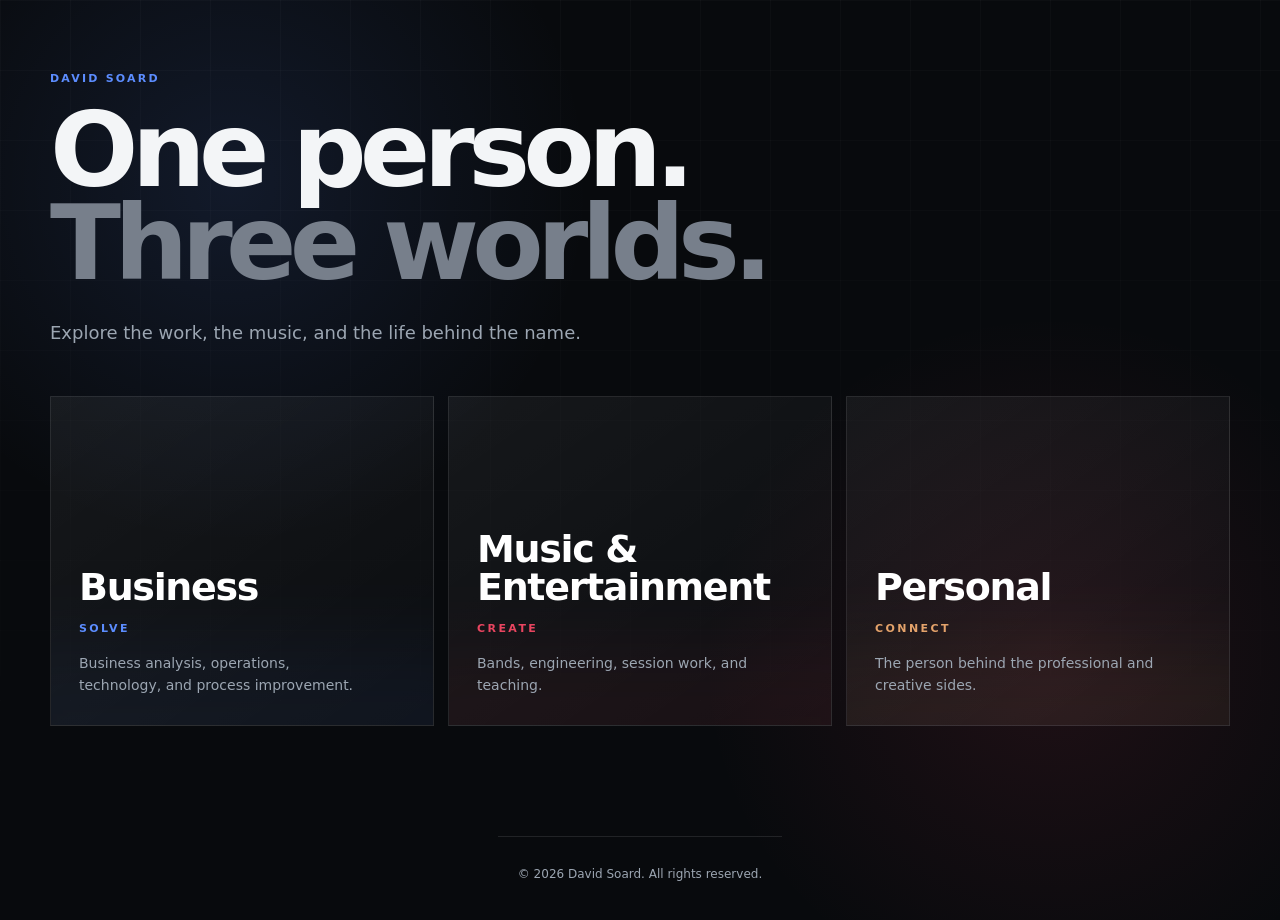
<file: index.html>
<!DOCTYPE html>
<html lang="en">
<head>
  <meta charset="UTF-8">
  <meta name="viewport" content="width=device-width, initial-scale=1.0">
  <meta name="description" content="David Soard — business, music, technology, and life.">
  <title>David Soard | Business • Music • Life</title>
  <link rel="icon" href="favicon.svg" type="image/svg+xml">
  <link rel="stylesheet" href="css/style.css">
  <script src="js/script.js" defer></script>
</head>
<body class="landing">
  <main class="landing-shell">
    <header class="landing-header">
      <div class="eyebrow">DAVID SOARD</div>
      <h1>One person.<br><span>Three worlds.</span></h1>
      <p class="landing-intro">Explore the work, the music, and the life behind the name.</p>
    </header>

    <nav class="portal-grid" aria-label="Explore David Soard">
      <a class="portal-card portal-business" href="business/">
        <span class="portal-label">Business</span>
        <span class="portal-action">SOLVE</span>
        <span class="portal-description">Business analysis, operations, technology, and process improvement.</span>
      </a>

      <a class="portal-card portal-music" href="music/">
        <span class="portal-label">Music &amp; Entertainment</span>
        <span class="portal-action">CREATE</span>
        <span class="portal-description">Bands, engineering, session work, and teaching.</span>
      </a>

      <a class="portal-card portal-personal" href="personal/">
        <span class="portal-label">Personal</span>
        <span class="portal-action">CONNECT</span>
        <span class="portal-description">The person behind the professional and creative sides.</span>
      </a>
    </nav>
  </main>

  <footer>&copy; <span data-year></span> David Soard. All rights reserved.</footer>
</body>
</html>
</file>
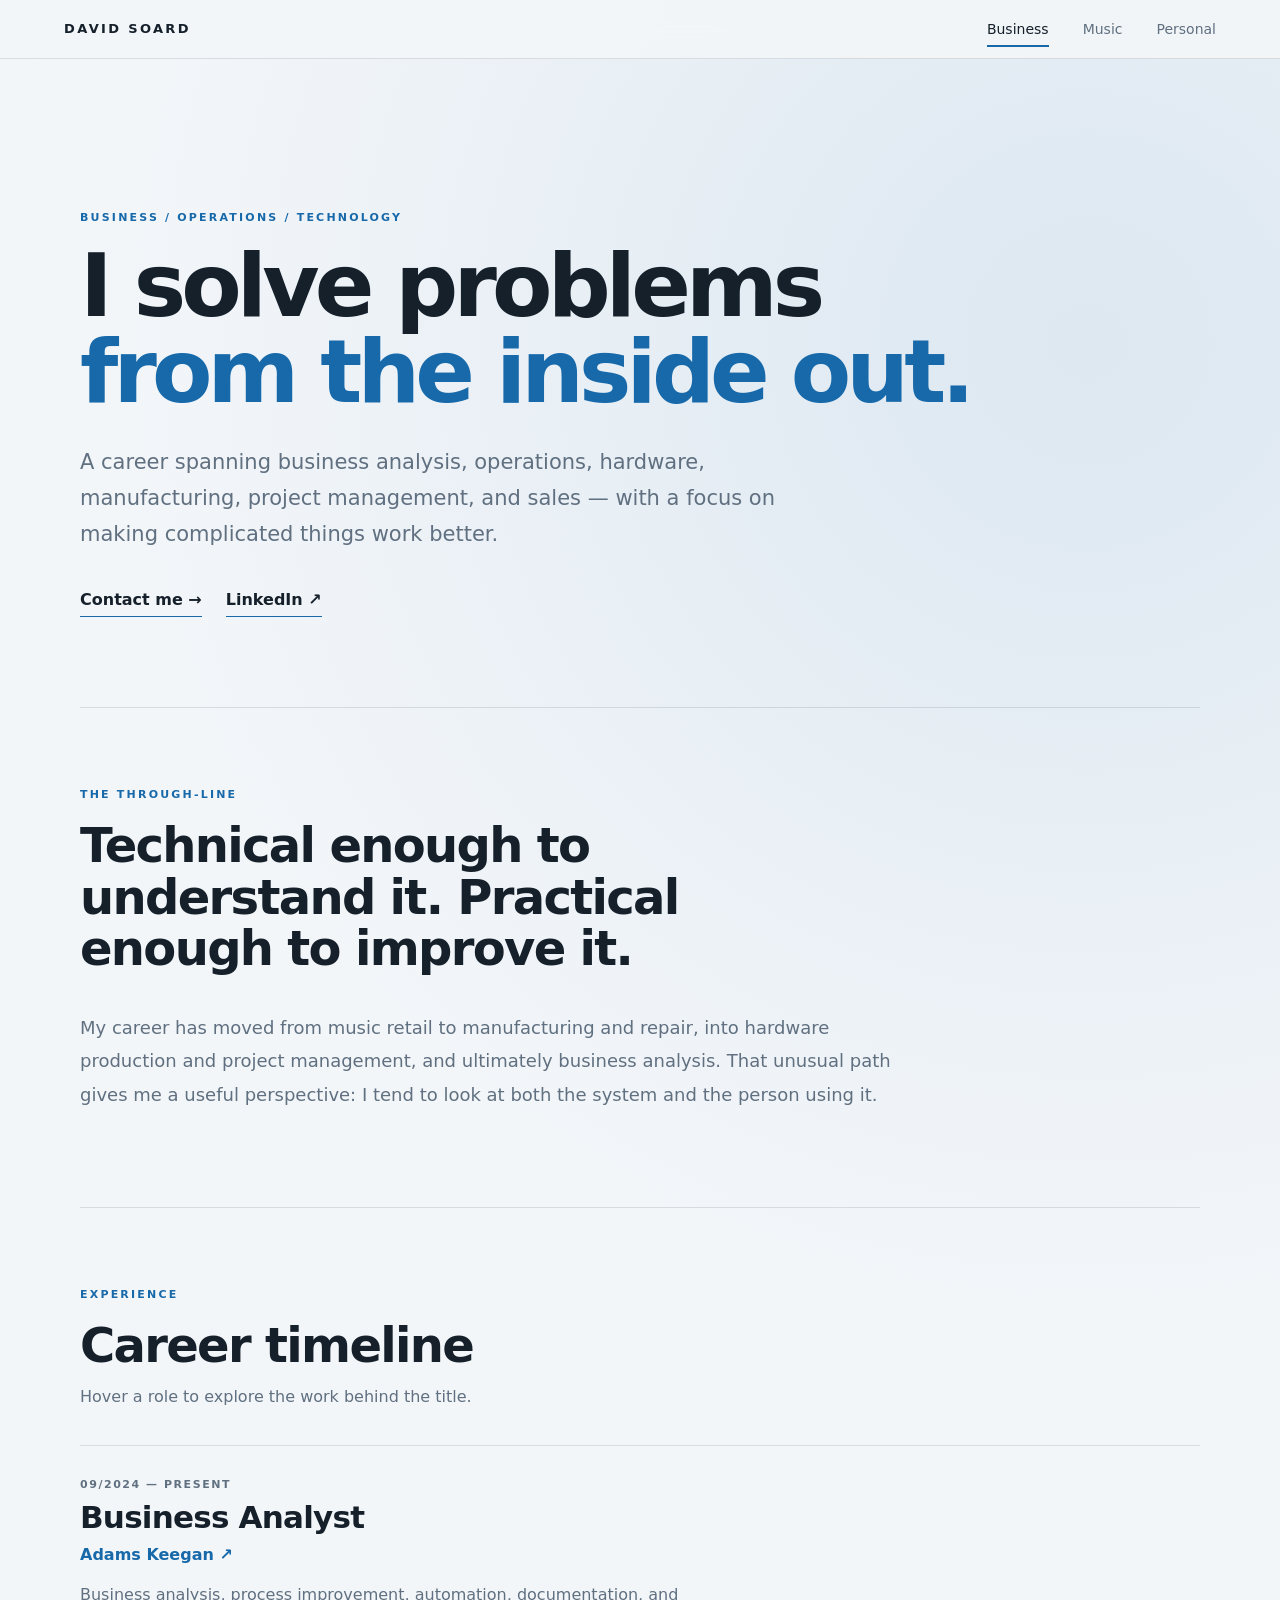
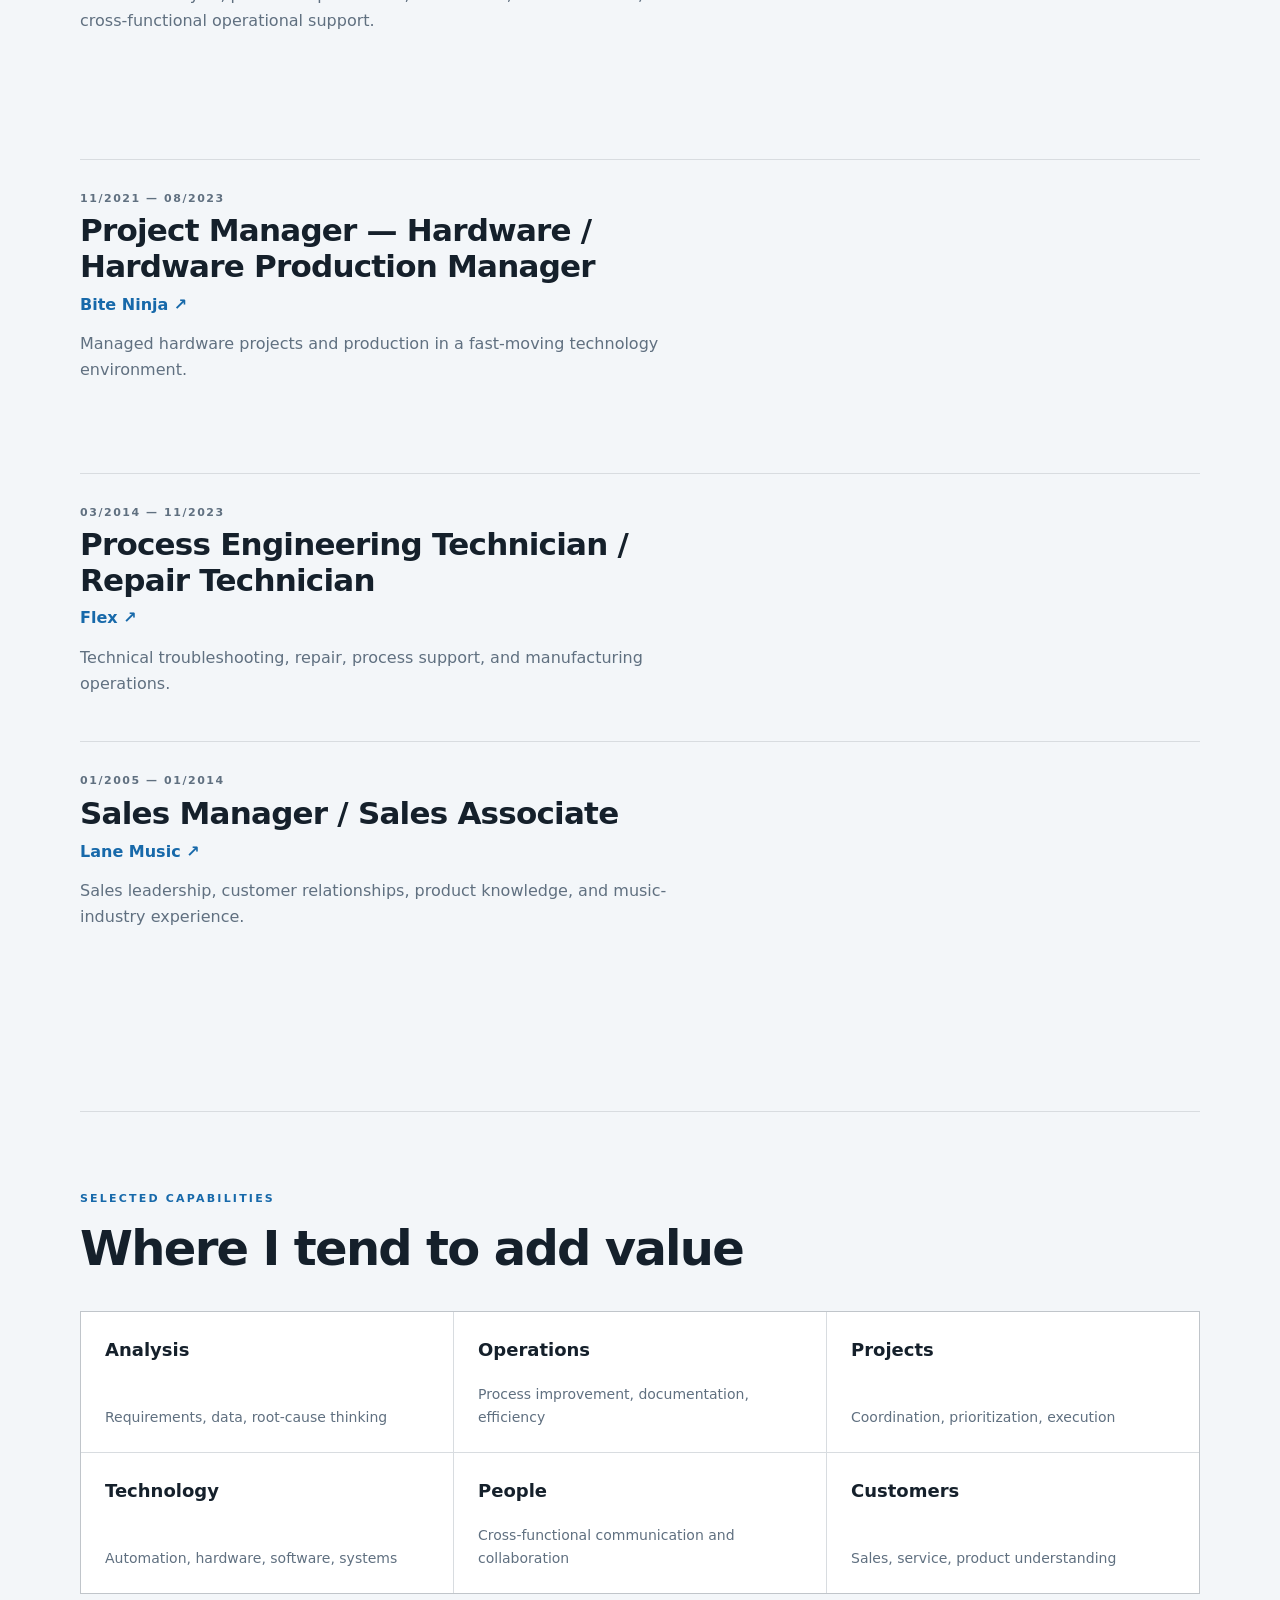
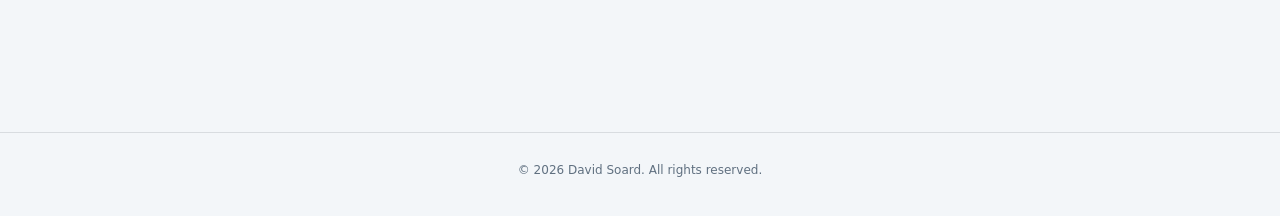
<file: business/index.html>
<!DOCTYPE html>
<html lang="en">
<head>
  <meta charset="UTF-8">
  <meta name="viewport" content="width=device-width, initial-scale=1.0">
  <meta name="description" content="David Soard — business analysis, operations, project management, process improvement, and technical experience.">
  <title>Business | David Soard</title>
  <link rel="icon" href="../favicon.svg" type="image/svg+xml">
  <link rel="stylesheet" href="../css/style.css">
  <script src="../js/script.js" defer></script>
</head>
<body class="business">
  <nav id="main-nav">
    <a class="brand" href="../">DAVID SOARD</a>
    <div class="nav-links">
      <a href="../business/" class="active">Business</a>
      <a href="../music/">Music</a>
      <a href="../personal/">Personal</a>
    </div>
  </nav>

  <main class="page-shell">
    <header class="page-hero">
      <div class="eyebrow">BUSINESS / OPERATIONS / TECHNOLOGY</div>
      <h1>I solve problems<br><span>from the inside out.</span></h1>
      <p class="hero-copy">A career spanning business analysis, operations, hardware, manufacturing, project management, and sales — with a focus on making complicated things work better.</p>
      <div class="hero-links">
        <a class="text-link" href="mailto:david@davidsoard.com">Contact me →</a>
        <a class="text-link" href="https://www.linkedin.com/in/david-soard" target="_blank" rel="noopener">LinkedIn ↗</a>
      </div>
    </header>

    <section class="content-section">
      <div class="section-heading">
        <span class="section-kicker">THE THROUGH-LINE</span>
        <h2>Technical enough to understand it. Practical enough to improve it.</h2>
      </div>
      <p class="lead">My career has moved from music retail to manufacturing and repair, into hardware production and project management, and ultimately business analysis. That unusual path gives me a useful perspective: I tend to look at both the system and the person using it.</p>
    </section>

    <section class="content-section">
      <div class="section-heading">
        <span class="section-kicker">EXPERIENCE</span>
        <h2>Career timeline</h2>
        <p>Hover a role to explore the work behind the title.</p>
      </div>

      <div class="career-timeline">
        <article class="job-card">
          <div class="job-main">
            <div class="job-meta">09/2024 — PRESENT</div>
            <h3>Business Analyst</h3>
            <a href="https://www.adamskeegan.com" target="_blank" rel="noopener">Adams Keegan ↗</a>
            <p>Business analysis, process improvement, automation, documentation, and cross-functional operational support.</p>
          </div>
          <div class="job-detail">
            <div class="detail-body">
            <span class="detail-label">WHAT I BRING</span>
            <ul>
              <li>Translate operational problems into practical requirements and solutions.</li>
              <li>Work across departments to identify inefficiencies and improve workflows.</li>
              <li>Develop automations and documentation that make teams more proactive and less reactive.</li>
              <li>Combine analytical thinking with hands-on understanding of how work actually gets done.</li>
            </ul>
            </div>
          </div>
        </article>

        <article class="job-card">
          <div class="job-main">
            <div class="job-meta">11/2021 — 08/2023</div>
            <h3>Project Manager — Hardware / Hardware Production Manager</h3>
            <a href="https://www.biteninja.com" target="_blank" rel="noopener">Bite Ninja ↗</a>
            <p>Managed hardware projects and production in a fast-moving technology environment.</p>
          </div>
          <div class="job-detail">
            <div class="detail-body">
            <span class="detail-label">WHAT I BRING</span>
            <ul>
              <li>Coordinated hardware production, technical requirements, and operational priorities.</li>
              <li>Worked across technical and non-technical teams to keep projects moving.</li>
              <li>Applied hands-on hardware knowledge to identify and resolve problems quickly.</li>
              <li>Balanced project goals with real-world production constraints.</li>
            </ul>
            </div>
          </div>
        </article>

        <article class="job-card">
          <div class="job-main">
            <div class="job-meta">03/2014 — 11/2023</div>
            <h3>Process Engineering Technician / Repair Technician</h3>
            <a href="https://www.flex.com" target="_blank" rel="noopener">Flex ↗</a>
            <p>Technical troubleshooting, repair, process support, and manufacturing operations.</p>
          </div>
          <div class="job-detail">
            <div class="detail-body">
            <span class="detail-label">WHAT I BRING</span>
            <ul>
              <li>Diagnosed complex hardware and production issues.</li>
              <li>Supported process engineering and manufacturing teams.</li>
              <li>Built practical troubleshooting skills through hands-on technical work.</li>
              <li>Learned to separate symptoms from root causes — a habit that carries into business analysis.</li>
            </ul>
            </div>
          </div>
        </article>

        <article class="job-card">
          <div class="job-main">
            <div class="job-meta">01/2005 — 01/2014</div>
            <h3>Sales Manager / Sales Associate</h3>
            <a href="https://www.lanemusic.com" target="_blank" rel="noopener">Lane Music ↗</a>
            <p>Sales leadership, customer relationships, product knowledge, and music-industry experience.</p>
          </div>
          <div class="job-detail">
            <div class="detail-body">
            <span class="detail-label">WHAT I BRING</span>
            <ul>
              <li>Built long-term customer relationships and guided purchasing decisions.</li>
              <li>Managed sales activity and worked toward business goals.</li>
              <li>Developed deep product knowledge across musical instruments and equipment.</li>
              <li>Learned the customer-facing side of business before moving into technical and operational roles.</li>
            </ul>
            </div>
          </div>
        </article>
      </div>
    </section>

    <section class="content-section">
      <div class="section-heading">
        <span class="section-kicker">SELECTED CAPABILITIES</span>
        <h2>Where I tend to add value</h2>
      </div>
      <div class="capability-grid">
        <div><strong>Analysis</strong><span>Requirements, data, root-cause thinking</span></div>
        <div><strong>Operations</strong><span>Process improvement, documentation, efficiency</span></div>
        <div><strong>Projects</strong><span>Coordination, prioritization, execution</span></div>
        <div><strong>Technology</strong><span>Automation, hardware, software, systems</span></div>
        <div><strong>People</strong><span>Cross-functional communication and collaboration</span></div>
        <div><strong>Customers</strong><span>Sales, service, product understanding</span></div>
      </div>
    </section>
  </main>

  <footer>&copy; <span data-year></span> David Soard. All rights reserved.</footer>
</body>
</html>
</file>
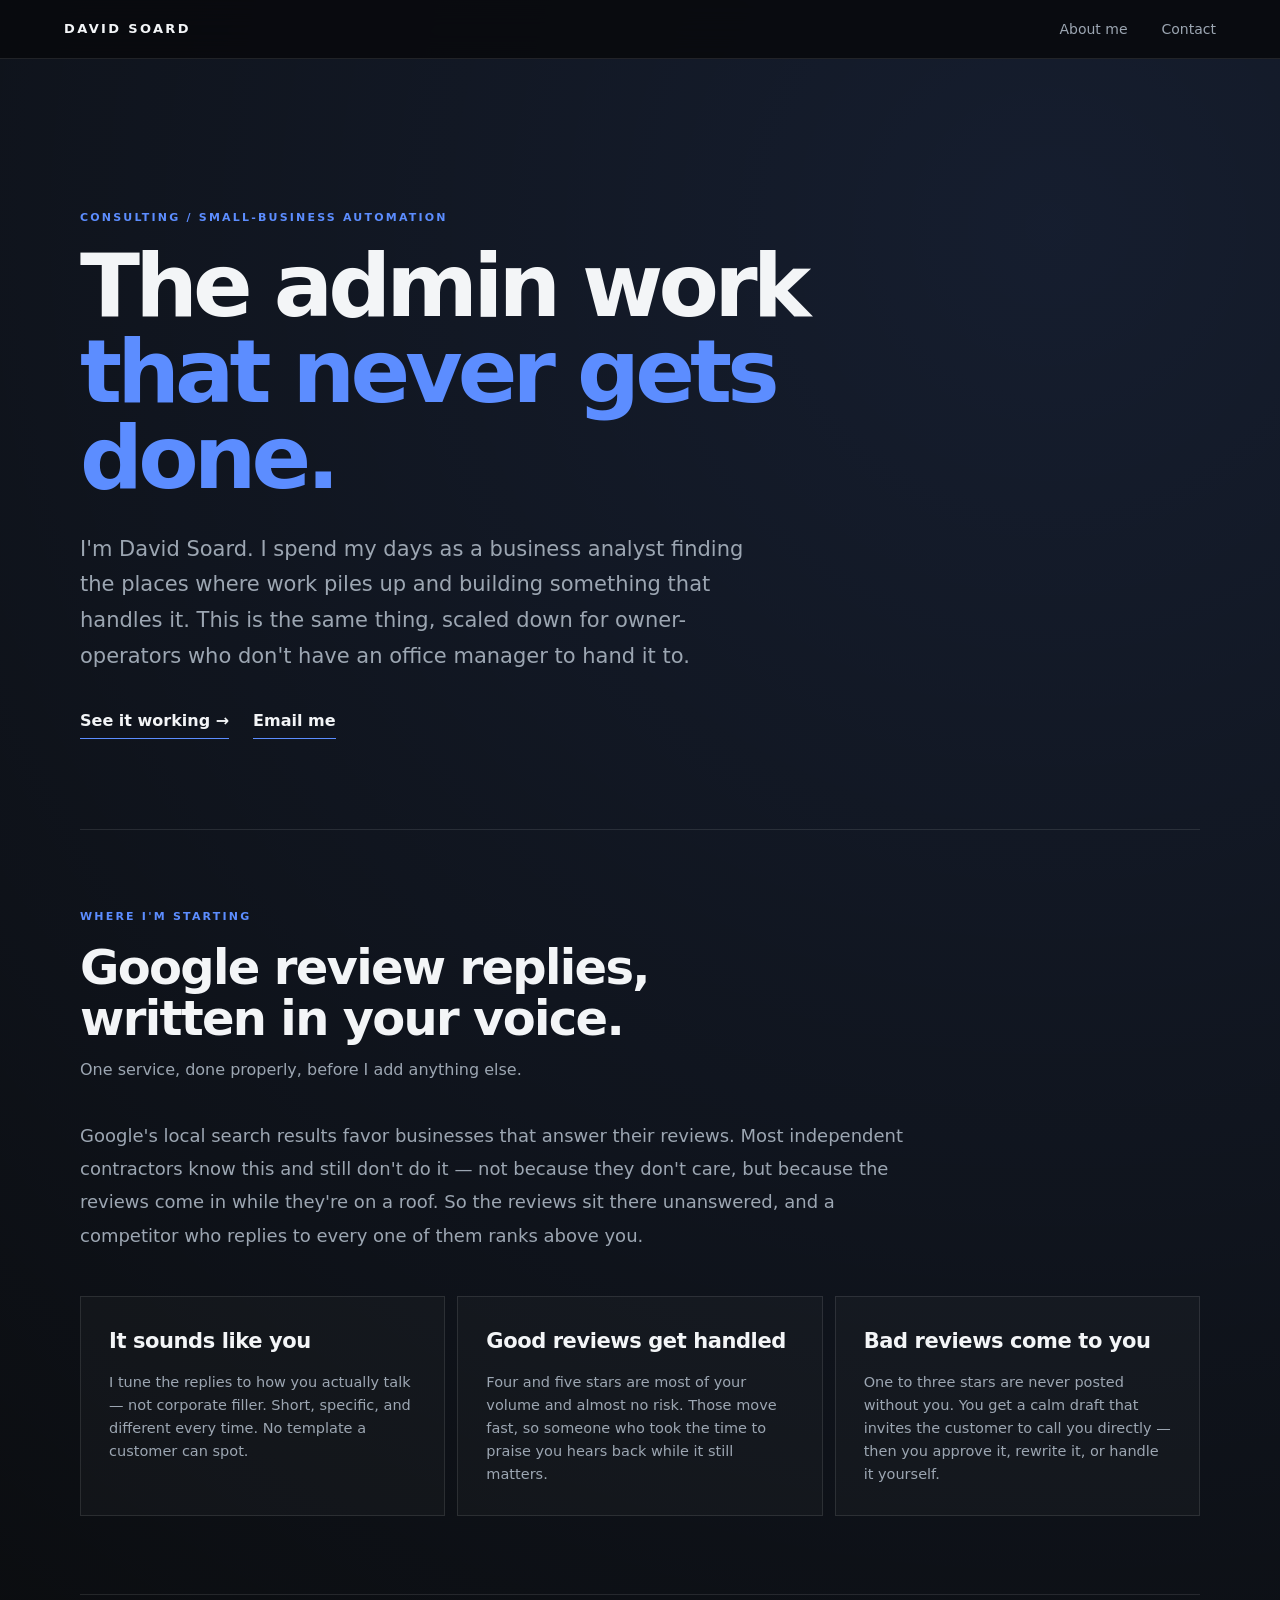
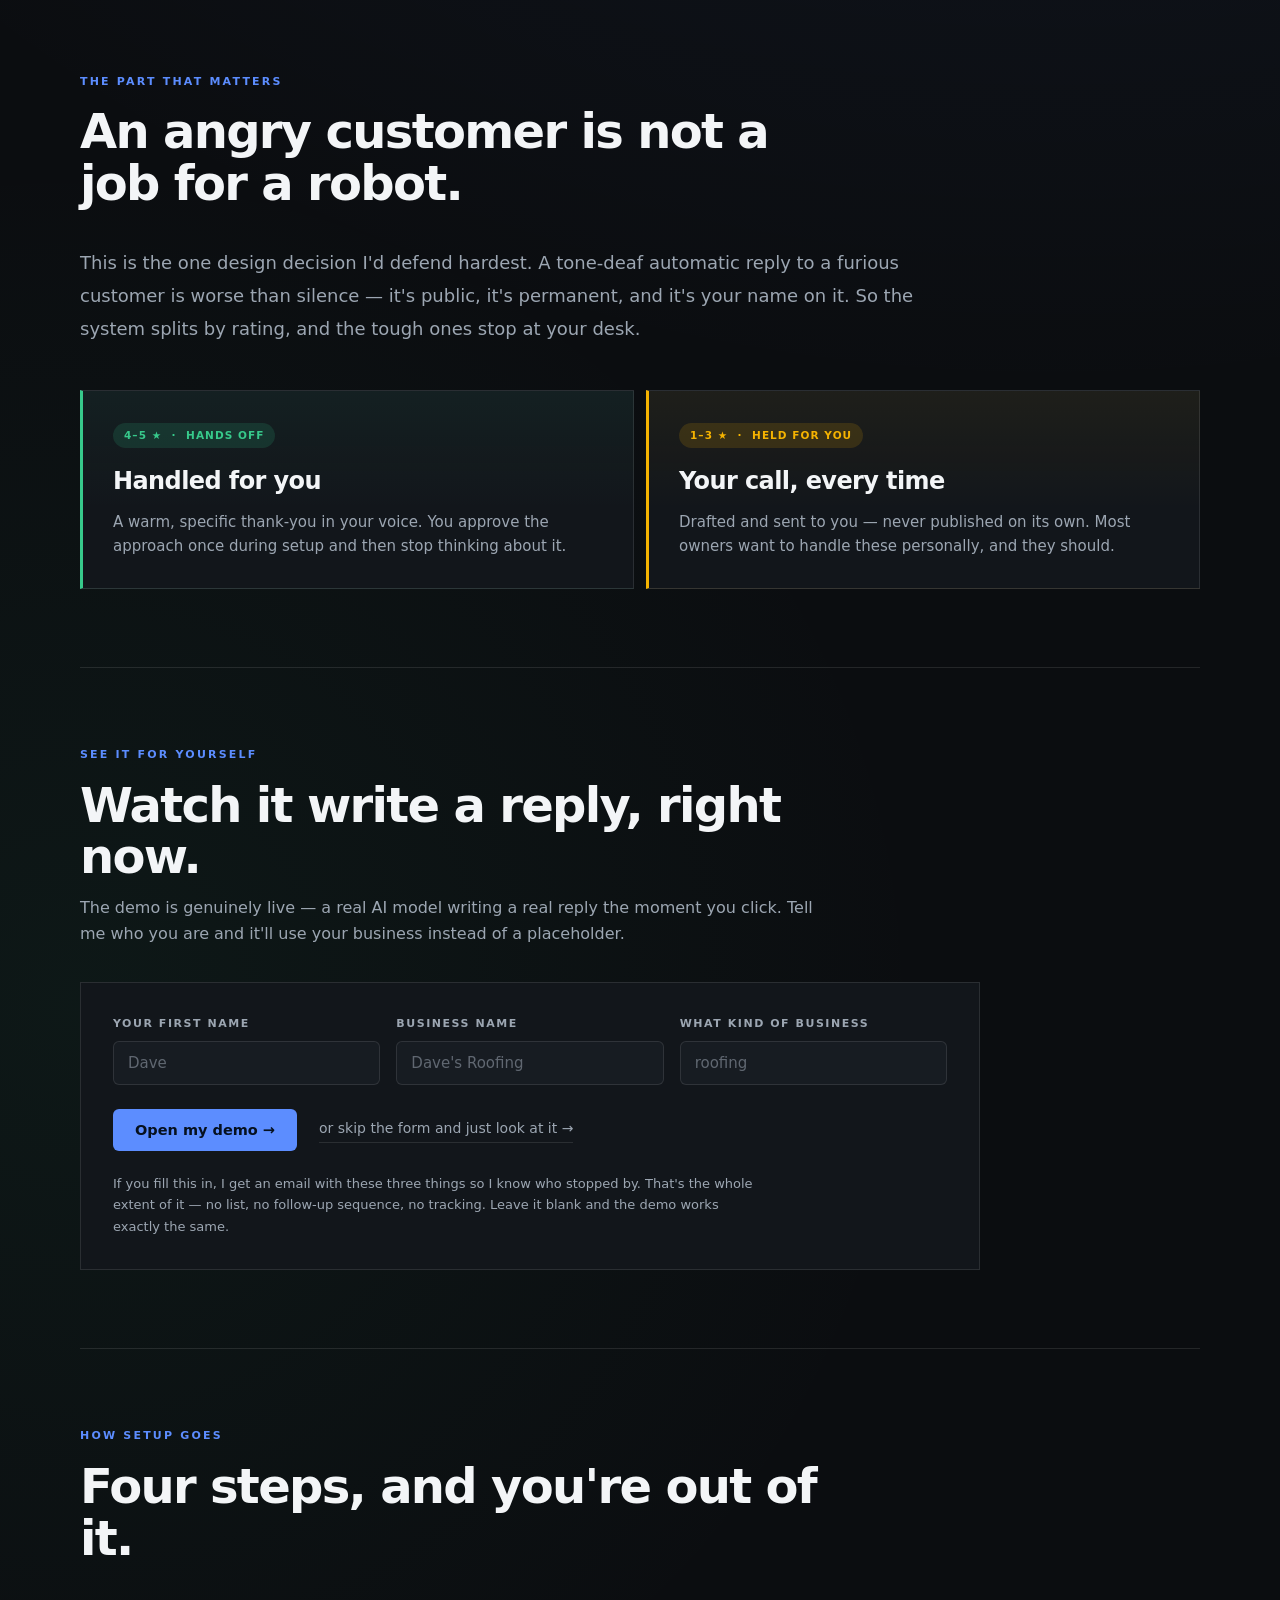
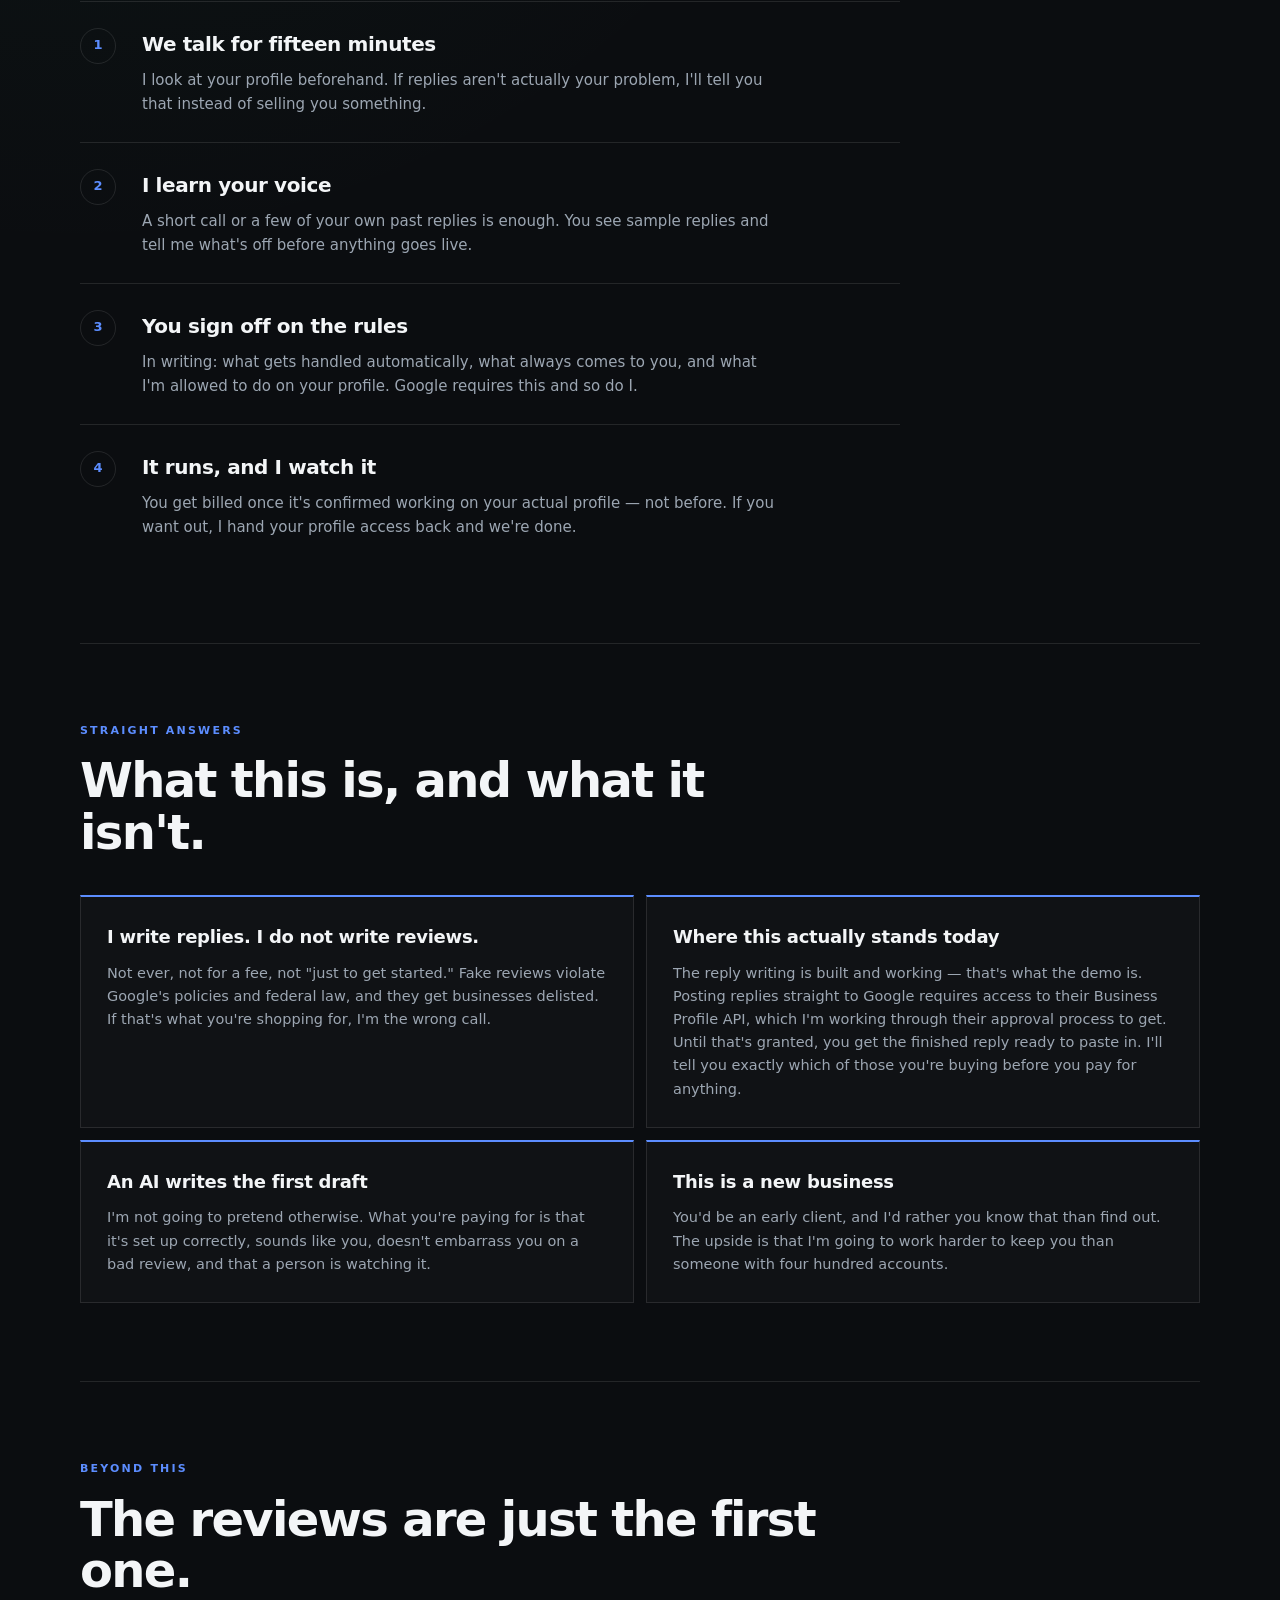
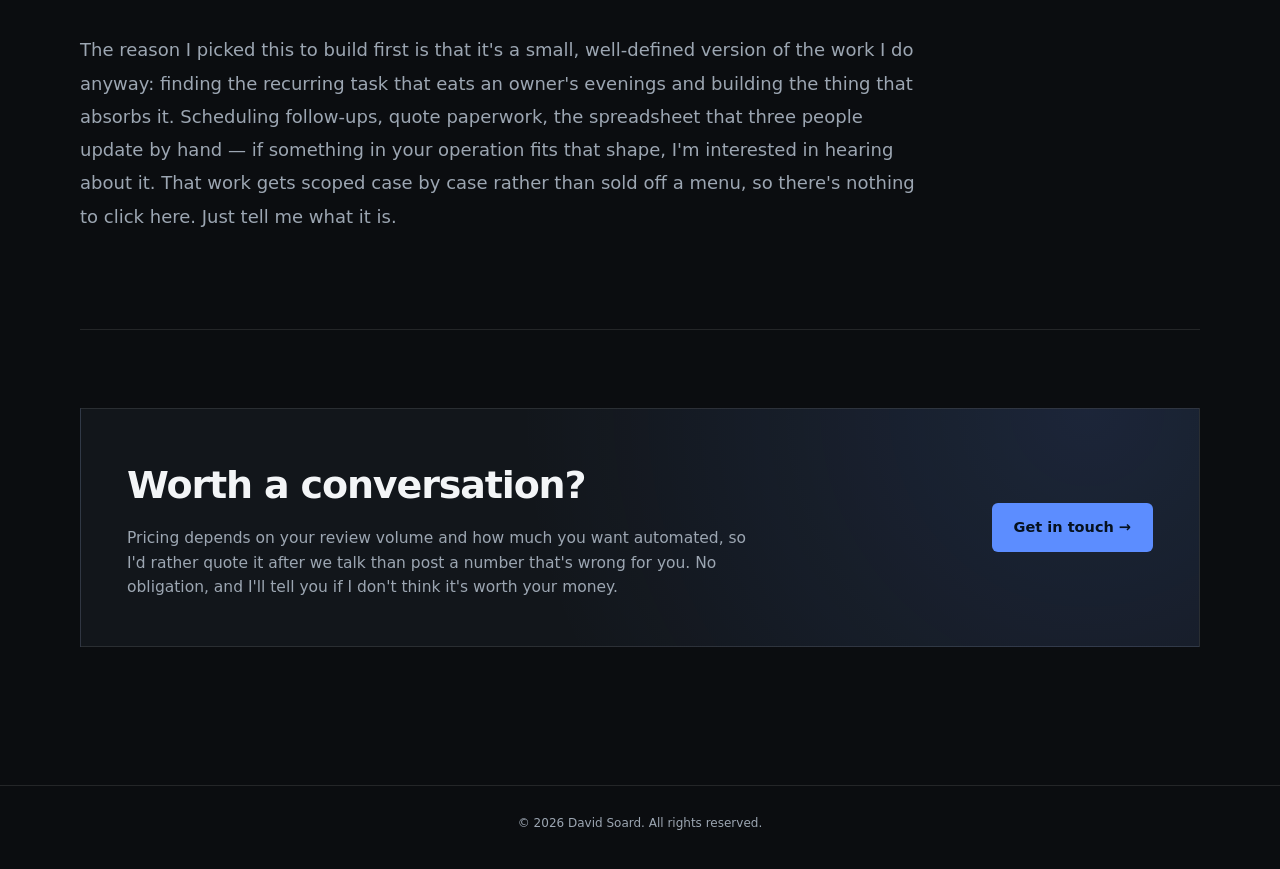
<file: consulting/index.html>
<!DOCTYPE html>
<html lang="en">
<head>
  <meta charset="UTF-8">
  <meta name="viewport" content="width=device-width, initial-scale=1.0">
  <meta name="robots" content="noindex, nofollow">
  <meta name="description" content="David Soard — practical automation and process help for independent local businesses.">
  <title>Consulting | David Soard</title>
  <link rel="icon" href="../favicon.svg" type="image/svg+xml">
  <link rel="stylesheet" href="../css/style.css">
  <script src="../js/script.js" defer></script>
</head>
<body class="consulting">
  <nav id="main-nav">
    <a class="brand" href="../">DAVID SOARD</a>
    <div class="nav-links">
      <a href="../business/">About me</a>
      <a href="mailto:david@davidsoard.com?subject=Consulting%20inquiry">Contact</a>
    </div>
  </nav>

  <main class="page-shell">
    <header class="page-hero">
      <div class="eyebrow">CONSULTING / SMALL-BUSINESS AUTOMATION</div>
      <h1>The admin work<br><span>that never gets done.</span></h1>
      <p class="hero-copy">I'm David Soard. I spend my days as a business analyst finding the places where work piles up and building something that handles it. This is the same thing, scaled down for owner-operators who don't have an office manager to hand it to.</p>
      <div class="hero-links">
        <a class="text-link" href="#demo">See it working →</a>
        <a class="text-link" href="mailto:david@davidsoard.com?subject=Consulting%20inquiry">Email me</a>
      </div>
    </header>

    <section class="content-section">
      <div class="section-heading">
        <span class="section-kicker">WHERE I'M STARTING</span>
        <h2>Google review replies, written in your voice.</h2>
        <p>One service, done properly, before I add anything else.</p>
      </div>

      <p class="lead">Google's local search results favor businesses that answer their reviews. Most independent contractors know this and still don't do it — not because they don't care, but because the reviews come in while they're on a roof. So the reviews sit there unanswered, and a competitor who replies to every one of them ranks above you.</p>

      <div class="pitch-grid">
        <div class="pitch-card">
          <h3>It sounds like you</h3>
          <p>I tune the replies to how you actually talk — not corporate filler. Short, specific, and different every time. No template a customer can spot.</p>
        </div>
        <div class="pitch-card">
          <h3>Good reviews get handled</h3>
          <p>Four and five stars are most of your volume and almost no risk. Those move fast, so someone who took the time to praise you hears back while it still matters.</p>
        </div>
        <div class="pitch-card">
          <h3>Bad reviews come to you</h3>
          <p>One to three stars are never posted without you. You get a calm draft that invites the customer to call you directly — then you approve it, rewrite it, or handle it yourself.</p>
        </div>
      </div>
    </section>

    <section class="content-section">
      <div class="section-heading">
        <span class="section-kicker">THE PART THAT MATTERS</span>
        <h2>An angry customer is not a job for a robot.</h2>
      </div>

      <p class="lead">This is the one design decision I'd defend hardest. A tone-deaf automatic reply to a furious customer is worse than silence — it's public, it's permanent, and it's your name on it. So the system splits by rating, and the tough ones stop at your desk.</p>

      <div class="split-grid">
        <div class="split-card split-auto">
          <span class="split-badge">4–5 ★ &nbsp;·&nbsp; HANDS OFF</span>
          <h3>Handled for you</h3>
          <p>A warm, specific thank-you in your voice. You approve the approach once during setup and then stop thinking about it.</p>
        </div>
        <div class="split-card split-hold">
          <span class="split-badge">1–3 ★ &nbsp;·&nbsp; HELD FOR YOU</span>
          <h3>Your call, every time</h3>
          <p>Drafted and sent to you — never published on its own. Most owners want to handle these personally, and they should.</p>
        </div>
      </div>
    </section>

    <section class="content-section" id="demo">
      <div class="section-heading">
        <span class="section-kicker">SEE IT FOR YOURSELF</span>
        <h2>Watch it write a reply, right now.</h2>
        <p>The demo is genuinely live — a real AI model writing a real reply the moment you click. Tell me who you are and it'll use your business instead of a placeholder.</p>
      </div>

      <form class="demo-form" id="demo-form" novalidate>
        <div class="form-row">
          <label for="f-owner">Your first name</label>
          <input type="text" id="f-owner" name="owner" autocomplete="given-name" placeholder="Dave" maxlength="60">
        </div>
        <div class="form-row">
          <label for="f-biz">Business name</label>
          <input type="text" id="f-biz" name="biz" autocomplete="organization" placeholder="Dave's Roofing" maxlength="90">
        </div>
        <div class="form-row">
          <label for="f-trade">What kind of business</label>
          <input type="text" id="f-trade" name="trade" list="trade-list" placeholder="roofing" maxlength="60">
          <datalist id="trade-list">
            <option value="roofing"></option>
            <option value="plumbing"></option>
            <option value="HVAC"></option>
            <option value="electrical"></option>
            <option value="landscaping"></option>
            <option value="lawn care"></option>
            <option value="tree service"></option>
            <option value="painting"></option>
            <option value="remodeling"></option>
            <option value="flooring"></option>
            <option value="concrete"></option>
            <option value="fencing"></option>
            <option value="pest control"></option>
            <option value="cleaning"></option>
            <option value="pressure washing"></option>
            <option value="garage doors"></option>
            <option value="appliance repair"></option>
            <option value="auto repair"></option>
            <option value="towing"></option>
            <option value="handyman"></option>
          </datalist>
        </div>
        <div class="form-actions">
          <button type="submit" class="solid-button" id="demo-go">Open my demo →</button>
          <a class="quiet-link" href="../demo/">or skip the form and just look at it →</a>
        </div>
        <p class="form-note">If you fill this in, I get an email with these three things so I know who stopped by. That's the whole extent of it — no list, no follow-up sequence, no tracking. Leave it blank and the demo works exactly the same.</p>
      </form>
    </section>

    <section class="content-section">
      <div class="section-heading">
        <span class="section-kicker">HOW SETUP GOES</span>
        <h2>Four steps, and you're out of it.</h2>
      </div>

      <ol class="step-list">
        <li>
          <h3>We talk for fifteen minutes</h3>
          <p>I look at your profile beforehand. If replies aren't actually your problem, I'll tell you that instead of selling you something.</p>
        </li>
        <li>
          <h3>I learn your voice</h3>
          <p>A short call or a few of your own past replies is enough. You see sample replies and tell me what's off before anything goes live.</p>
        </li>
        <li>
          <h3>You sign off on the rules</h3>
          <p>In writing: what gets handled automatically, what always comes to you, and what I'm allowed to do on your profile. Google requires this and so do I.</p>
        </li>
        <li>
          <h3>It runs, and I watch it</h3>
          <p>You get billed once it's confirmed working on your actual profile — not before. If you want out, I hand your profile access back and we're done.</p>
        </li>
      </ol>
    </section>

    <section class="content-section">
      <div class="section-heading">
        <span class="section-kicker">STRAIGHT ANSWERS</span>
        <h2>What this is, and what it isn't.</h2>
      </div>

      <div class="honesty-list">
        <div class="honesty-item">
          <h3>I write replies. I do not write reviews.</h3>
          <p>Not ever, not for a fee, not "just to get started." Fake reviews violate Google's policies and federal law, and they get businesses delisted. If that's what you're shopping for, I'm the wrong call.</p>
        </div>
        <div class="honesty-item">
          <h3>Where this actually stands today</h3>
          <p>The reply writing is built and working — that's what the demo is. Posting replies straight to Google requires access to their Business Profile API, which I'm working through their approval process to get. Until that's granted, you get the finished reply ready to paste in. I'll tell you exactly which of those you're buying before you pay for anything.</p>
        </div>
        <div class="honesty-item">
          <h3>An AI writes the first draft</h3>
          <p>I'm not going to pretend otherwise. What you're paying for is that it's set up correctly, sounds like you, doesn't embarrass you on a bad review, and that a person is watching it.</p>
        </div>
        <div class="honesty-item">
          <h3>This is a new business</h3>
          <p>You'd be an early client, and I'd rather you know that than find out. The upside is that I'm going to work harder to keep you than someone with four hundred accounts.</p>
        </div>
      </div>
    </section>

    <section class="content-section">
      <div class="section-heading">
        <span class="section-kicker">BEYOND THIS</span>
        <h2>The reviews are just the first one.</h2>
      </div>
      <p class="lead">The reason I picked this to build first is that it's a small, well-defined version of the work I do anyway: finding the recurring task that eats an owner's evenings and building the thing that absorbs it. Scheduling follow-ups, quote paperwork, the spreadsheet that three people update by hand — if something in your operation fits that shape, I'm interested in hearing about it. That work gets scoped case by case rather than sold off a menu, so there's nothing to click here. Just tell me what it is.</p>
    </section>

    <section class="content-section cta-section">
      <div class="cta-band">
        <div>
          <h2>Worth a conversation?</h2>
          <p>Pricing depends on your review volume and how much you want automated, so I'd rather quote it after we talk than post a number that's wrong for you. No obligation, and I'll tell you if I don't think it's worth your money.</p>
        </div>
        <a class="solid-button" href="mailto:david@davidsoard.com?subject=Consulting%20inquiry">Get in touch →</a>
      </div>
    </section>
  </main>

  <footer>&copy; <span data-year></span> David Soard. All rights reserved.</footer>

  <script>
    (function () {
      // Endpoint that emails David each demo request. Same Worker family as the
      // demo generator; origin-locked server-side. If it's unreachable or not
      // deployed yet, the visitor still gets their demo — the notify call is
      // fire-and-forget and never blocks navigation.
      var LEAD_URL = "https://review-reply-demo.dsoardworkers1.workers.dev/lead";

      var form = document.getElementById("demo-form");
      if (!form) return;

      form.addEventListener("submit", function (e) {
        e.preventDefault();

        var owner = document.getElementById("f-owner").value.trim();
        var biz   = document.getElementById("f-biz").value.trim();
        var trade = document.getElementById("f-trade").value.trim();

        // Build the personalized demo URL from whatever was provided.
        var qs = [];
        if (owner) qs.push("owner=" + encodeURIComponent(owner));
        if (biz)   qs.push("biz="   + encodeURIComponent(biz));
        if (trade) qs.push("trade=" + encodeURIComponent(trade));
        var target = "../demo/" + (qs.length ? "?" + qs.join("&") : "");

        // Notify, but don't make the visitor wait on it.
        if (LEAD_URL && (owner || biz || trade)) {
          var payload = JSON.stringify({ owner: owner, biz: biz, trade: trade });
          var sent = false;
          if (navigator.sendBeacon) {
            try {
              sent = navigator.sendBeacon(LEAD_URL, new Blob([payload], { type: "text/plain" }));
            } catch (err) { sent = false; }
          }
          if (!sent) {
            try {
              fetch(LEAD_URL, {
                method: "POST",
                headers: { "Content-Type": "text/plain" },
                body: payload,
                keepalive: true
              }).catch(function () {});
            } catch (err) {}
          }
        }

        var btn = document.getElementById("demo-go");
        if (btn) { btn.disabled = true; btn.textContent = "Opening your demo…"; }
        window.location.href = target;
      });
    })();
  </script>
</body>
</html>
</file>
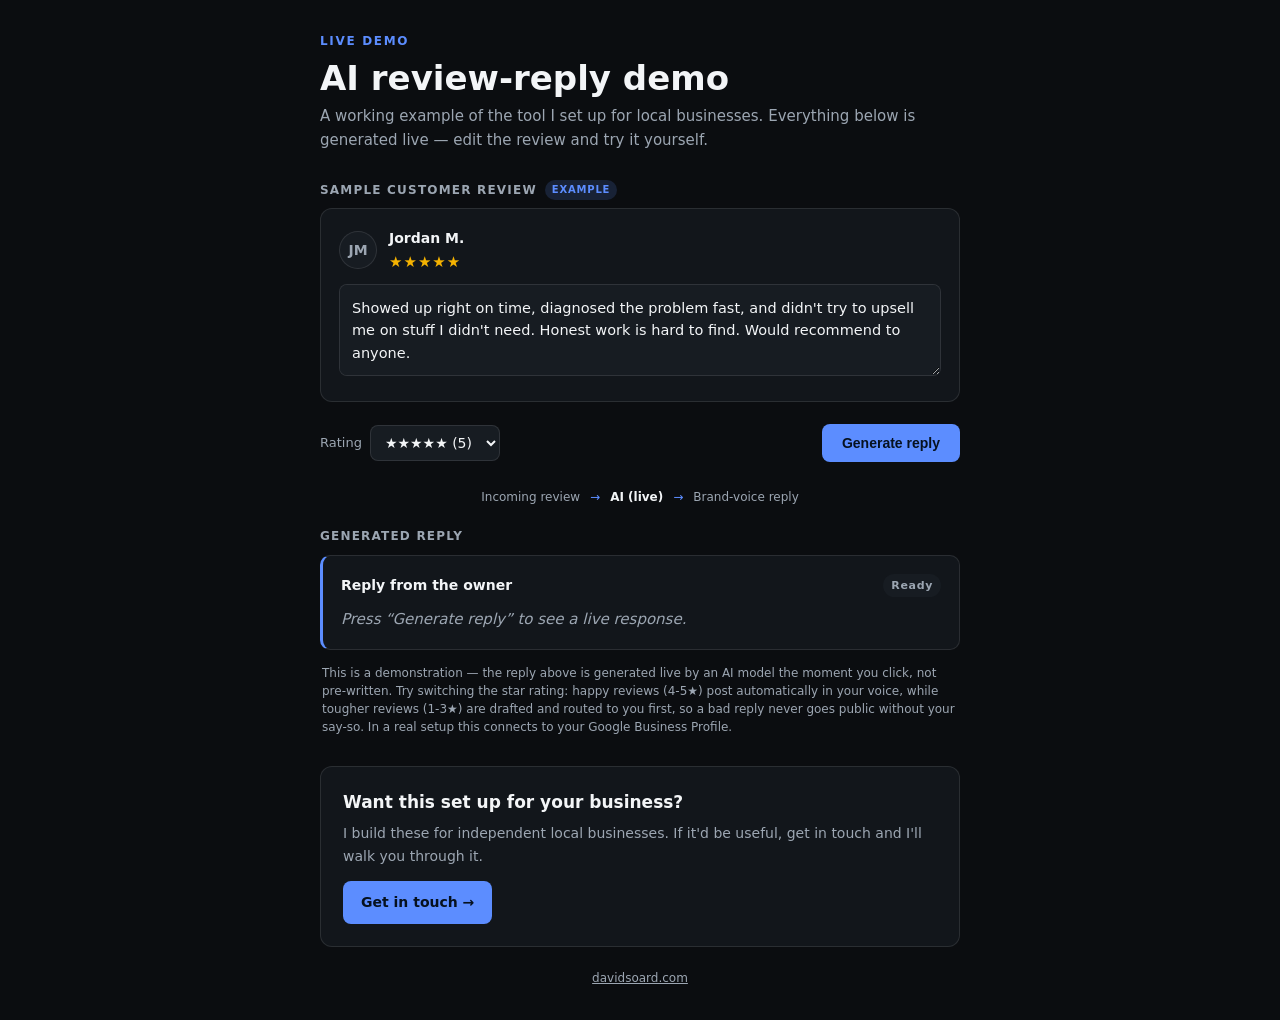
<file: demo/index.html>
<!DOCTYPE html>
<html lang="en">
<head>
<meta charset="UTF-8">
<meta name="viewport" content="width=device-width, initial-scale=1.0">
<meta name="robots" content="noindex, nofollow">
<title>Live Review-Reply Demo</title>
<style>
  :root {
    --bg: #0b0d10;
    --surface: #12161b;
    --surface-2: #171c22;
    --text: #f3f5f7;
    --muted: #9ca6b2;
    --line: rgba(255,255,255,.10);
    --accent: #5c8dff;
    --accent-soft: rgba(92,141,255,.16);
    --good: #37c98b;
    --font: "Segoe UI", Inter, system-ui, -apple-system, BlinkMacSystemFont, sans-serif;
  }
  * { box-sizing: border-box; }
  body {
    margin: 0;
    font-family: var(--font);
    background: var(--bg);
    color: var(--text);
    line-height: 1.6;
    display: flex;
    justify-content: center;
    padding: 32px 20px;
  }
  .wrap { width: 100%; max-width: 640px; }

  .eyebrow {
    font-size: 12px;
    font-weight: 700;
    letter-spacing: .14em;
    text-transform: uppercase;
    color: var(--accent);
  }
  h1 {
    font-size: clamp(24px, 5vw, 34px);
    margin: 8px 0 6px;
    line-height: 1.15;
  }
  .sub { color: var(--muted); margin: 0 0 28px; font-size: 15px; }

  .label {
    font-size: 12px;
    font-weight: 700;
    letter-spacing: .1em;
    text-transform: uppercase;
    color: var(--muted);
    margin-bottom: 8px;
    display: flex;
    align-items: center;
    gap: 8px;
  }
  .tag {
    font-size: 10px;
    letter-spacing: .08em;
    background: var(--accent-soft);
    color: var(--accent);
    padding: 2px 7px;
    border-radius: 999px;
    font-weight: 700;
  }

  .card {
    background: var(--surface);
    border: 1px solid var(--line);
    border-radius: 12px;
    padding: 18px;
    margin-bottom: 22px;
  }

  .reviewer {
    display: flex;
    align-items: center;
    gap: 12px;
    margin-bottom: 10px;
  }
  .avatar {
    width: 38px; height: 38px;
    border-radius: 50%;
    background: var(--surface-2);
    border: 1px solid var(--line);
    display: flex; align-items: center; justify-content: center;
    font-weight: 700; color: var(--muted); font-size: 14px;
  }
  .reviewer-name { font-weight: 600; font-size: 14px; }
  .stars { color: #f5b301; font-size: 15px; letter-spacing: 1px; }

  textarea.review-edit {
    width: 100%;
    background: var(--surface-2);
    border: 1px solid var(--line);
    border-radius: 8px;
    color: var(--text);
    font-family: inherit;
    font-size: 14.5px;
    line-height: 1.55;
    padding: 12px;
    resize: vertical;
    min-height: 92px;
  }
  textarea.review-edit:focus { outline: 1px solid var(--accent); border-color: var(--accent); }

  .controls {
    display: flex;
    flex-wrap: wrap;
    align-items: center;
    gap: 12px;
    margin: 14px 0 26px;
  }
  .rating-pick { display: flex; align-items: center; gap: 8px; font-size: 13px; color: var(--muted); }
  select {
    background: var(--surface-2);
    color: var(--text);
    border: 1px solid var(--line);
    border-radius: 8px;
    padding: 8px 10px;
    font-family: inherit;
    font-size: 14px;
  }
  button.generate {
    margin-left: auto;
    background: var(--accent);
    color: #06111f;
    border: none;
    border-radius: 8px;
    padding: 11px 20px;
    font-weight: 700;
    font-size: 14px;
    cursor: pointer;
    transition: opacity .2s ease, transform .1s ease;
  }
  button.generate:hover { opacity: .92; }
  button.generate:active { transform: translateY(1px); }
  button.generate:disabled { opacity: .5; cursor: default; }

  .flow {
    display: flex;
    align-items: center;
    justify-content: center;
    gap: 10px;
    color: var(--muted);
    font-size: 12px;
    margin: 0 0 20px;
    flex-wrap: wrap;
  }
  .flow .arrow { color: var(--accent); }
  .flow b { color: var(--text); font-weight: 600; }

  .reply-card {
    border: 1px solid var(--line);
    border-left: 3px solid var(--accent);
    background: var(--surface);
    border-radius: 10px;
    padding: 18px;
    min-height: 70px;
  }
  .reply-head {
    display: flex; justify-content: space-between; align-items: center;
    margin-bottom: 10px;
  }
  .reply-from { font-weight: 700; font-size: 14px; }
  .status {
    font-size: 11px; font-weight: 700; letter-spacing: .06em;
    padding: 3px 8px; border-radius: 999px;
    background: var(--surface-2); color: var(--muted);
  }
  .status.live { background: rgba(245,179,1,.14); color: #f5b301; }
  .status.done { background: rgba(55,201,139,.14); color: var(--good); }
  .status.hold { background: rgba(245,179,1,.14); color: #f5b301; }
  .status.err  { background: rgba(255,90,90,.14); color: #ff7a7a; }

  .route-banner {
    font-size: 13px;
    line-height: 1.45;
    padding: 10px 14px;
    border-radius: 8px;
    margin-bottom: 12px;
    border: 1px solid var(--line);
  }
  .route-banner b { font-weight: 700; }
  .route-banner.auto {
    background: rgba(55,201,139,.10);
    border-color: rgba(55,201,139,.35);
    color: #cdeede;
  }
  .route-banner.auto b { color: var(--good); }
  .route-banner.hold {
    background: rgba(245,179,1,.10);
    border-color: rgba(245,179,1,.35);
    color: #eee4cd;
  }
  .route-banner.hold b { color: #f5b301; }
  .reply-text { margin: 0; font-size: 15px; color: var(--text); white-space: pre-wrap; }
  .reply-text.placeholder { color: var(--muted); font-style: italic; }

  .disclaimer {
    font-size: 12px;
    color: var(--muted);
    margin: 14px 2px 0;
    line-height: 1.5;
  }

  .cta {
    margin-top: 30px;
    background: var(--surface);
    border: 1px solid var(--line);
    border-radius: 12px;
    padding: 22px;
  }
  .cta h3 { margin: 0 0 6px; font-size: 17px; }
  .cta p { margin: 0 0 14px; font-size: 14px; color: var(--muted); }
  .cta a {
    display: inline-block;
    background: var(--accent);
    color: #06111f;
    text-decoration: none;
    font-weight: 700;
    font-size: 14px;
    padding: 10px 18px;
    border-radius: 8px;
  }
  .foot { margin-top: 22px; text-align: center; font-size: 12px; color: var(--muted); }
  .foot a { color: var(--muted); }
</style>
</head>
<body>
<div class="wrap">

  <div class="eyebrow">Live demo</div>
  <h1 id="headline">AI review-reply demo</h1>
  <p class="sub" id="subhead">A working example of the tool I set up for local businesses. Everything below is generated live — edit the review and try it yourself.</p>

  <div class="label">Sample customer review <span class="tag">Example</span></div>
  <div class="card">
    <div class="reviewer">
      <div class="avatar" id="avatar">JM</div>
      <div>
        <div class="reviewer-name" id="reviewer-name">Jordan M.</div>
        <div class="stars" id="stars">★★★★★</div>
      </div>
    </div>
    <textarea class="review-edit" id="review-input" aria-label="Sample review text — edit to try your own">Showed up right on time, diagnosed the problem fast, and didn't try to upsell me on stuff I didn't need. Honest work is hard to find. Would recommend to anyone.</textarea>
  </div>

  <div class="controls">
    <div class="rating-pick">
      <label for="rating">Rating</label>
      <select id="rating">
        <option value="5">★★★★★ (5)</option>
        <option value="4">★★★★ (4)</option>
        <option value="3">★★★ (3)</option>
        <option value="2">★★ (2)</option>
        <option value="1">★ (1)</option>
      </select>
    </div>
    <button class="generate" id="go">Generate reply</button>
  </div>

  <div class="flow">
    <span>Incoming review</span>
    <span class="arrow">→</span>
    <b id="flow-biz">AI (live)</b>
    <span class="arrow">→</span>
    <span>Brand-voice reply</span>
  </div>

  <div class="label">Generated reply</div>
  <div class="route-banner" id="route-banner" style="display:none;"></div>
  <div class="reply-card">
    <div class="reply-head">
      <span class="reply-from" id="reply-from">Reply from the owner</span>
      <span class="status" id="status">Ready</span>
    </div>
    <p class="reply-text placeholder" id="reply">Press “Generate reply” to see a live response.</p>
  </div>

  <p class="disclaimer" id="disclaimer">
    This is a demonstration — the reply above is generated live by an AI model the moment you click, not pre-written. Try switching the star rating: happy reviews (4-5★) post automatically in your voice, while tougher reviews (1-3★) are drafted and routed to you first, so a bad reply never goes public without your say-so. In a real setup this connects to your Google Business Profile.
  </p>

  <div class="cta">
    <h3 id="cta-head">Want this set up for your business?</h3>
    <p id="cta-sub">I build these for independent local businesses. If it'd be useful, get in touch and I'll walk you through it.</p>
    <a id="cta-link" href="mailto:booking@davidsoard.com?subject=Review%20automation%20inquiry">Get in touch →</a>
  </div>

  <div class="foot">
    <a href="/">davidsoard.com</a>
  </div>

</div>

<script>
  // ---- CONFIG -------------------------------------------------------------
  // After deploying the Cloudflare Worker (see worker/DEPLOY.md), paste its
  // URL here. Until then the page runs in a clearly-labeled offline mode.
  const WORKER_URL = "https://review-reply-demo.dsoardworkers1.workers.dev";
  // ------------------------------------------------------------------------

  function params() {
    const p = {};
    new URLSearchParams(window.location.search).forEach((v, k) => p[k.toLowerCase()] = v);
    return p;
  }
  const q = params();
  const biz = (q.biz || "").trim();
  const owner = (q.owner || "").trim();
  const trade = (q.trade || "local service").trim();

  // Personalize headings if a business was passed in the link.
  if (biz) {
    document.getElementById("headline").textContent = `AI review replies for ${biz}`;
    document.getElementById("reply-from").textContent = `Reply from ${biz}`;
    document.getElementById("flow-biz").textContent = biz + " voice";
    document.getElementById("cta-head").textContent = `Want this set up for ${biz}?`;
    document.title = `Review-reply demo — ${biz}`;
  }
  if (owner) {
    document.getElementById("subhead").textContent =
      `Hi ${owner} — here's a working example of the review-reply tool, tuned for a ${trade} business. Everything below is generated live; edit the review and try it yourself.`;
  }

  const reviewInput = document.getElementById("review-input");
  const ratingSel = document.getElementById("rating");
  const statusEl = document.getElementById("status");
  const replyEl = document.getElementById("reply");
  const goBtn = document.getElementById("go");

  function setStatus(text, cls) {
    statusEl.textContent = text;
    statusEl.className = "status" + (cls ? " " + cls : "");
  }

  function routeFor(rating) {
    // 4-5 stars: auto-post hands-free. 1-3 stars: hold for the owner.
    return rating >= 4 ? "auto" : "hold";
  }

  function applyRouting(rating) {
    const route = routeFor(rating);
    const banner = document.getElementById("route-banner");
    if (route === "auto") {
      banner.className = "route-banner auto";
      banner.innerHTML = "<b>Auto-posted</b> — 4-5★ replies go out instantly in your voice. You never touch these.";
    } else {
      banner.className = "route-banner hold";
      banner.innerHTML = "<b>Held for you</b> — a tough review is drafted, then sent to you to approve, edit, or handle personally. Never auto-posted.";
    }
    banner.style.display = "block";
  }

  function typeOut(text, rating) {
    replyEl.classList.remove("placeholder");
    replyEl.textContent = "";
    let i = 0;
    (function tick() {
      if (i < text.length) {
        replyEl.textContent += text.charAt(i++);
        setTimeout(tick, 12);
      } else {
        if (routeFor(rating) === "auto") {
          setStatus("Auto-posted", "done");
        } else {
          setStatus("Drafted — sent to owner", "hold");
        }
      }
    })();
  }

  async function generate() {
    const review = reviewInput.value.trim();
    if (!review) { reviewInput.focus(); return; }

    const rating = parseInt(ratingSel.value, 10);
    goBtn.disabled = true;
    setStatus("Generating…", "live");
    document.getElementById("route-banner").style.display = "none";
    replyEl.classList.add("placeholder");
    replyEl.textContent = "Contacting the model…";

    if (!WORKER_URL) {
      // Offline/unconfigured mode — honest about what's happening.
      setStatus("Demo offline", "err");
      replyEl.classList.remove("placeholder");
      replyEl.textContent =
        "The live AI endpoint isn't connected yet. Once the Worker URL is set, this will generate a real, unique reply here.";
      goBtn.disabled = false;
      return;
    }

    try {
      const res = await fetch(WORKER_URL, {
        method: "POST",
        headers: { "Content-Type": "application/json" },
        body: JSON.stringify({
          review,
          rating: ratingSel.value,
          business: biz || "the business",
          trade,
          reviewer: document.getElementById("reviewer-name").textContent.trim(),
        }),
      });
      if (!res.ok) throw new Error("HTTP " + res.status);
      const data = await res.json();
      if (data.error) throw new Error(data.error);
      applyRouting(rating);
      typeOut(data.reply, rating);
    } catch (err) {
      setStatus("Error", "err");
      replyEl.classList.remove("placeholder");
      replyEl.textContent = "Something went wrong reaching the AI service. (" + err.message + ")";
    } finally {
      goBtn.disabled = false;
    }
  }

  function syncStars() {
    const r = parseInt(ratingSel.value, 10);
    document.getElementById("stars").textContent = "★★★★★".slice(0, r) + "☆☆☆☆☆".slice(0, 5 - r);
  }
  ratingSel.addEventListener("change", syncStars);
  syncStars();

  goBtn.addEventListener("click", generate);
</script>
</body>
</html>
</file>
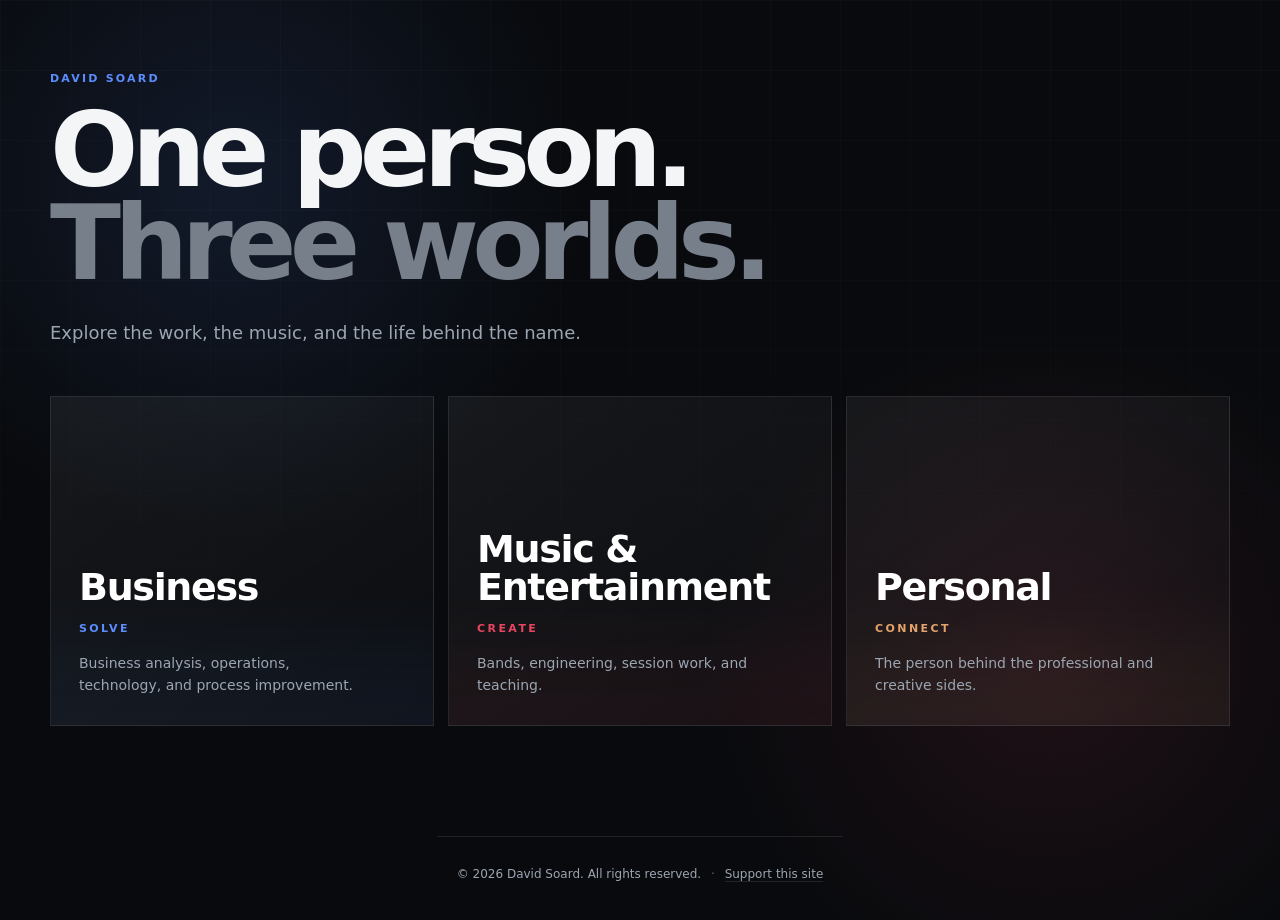
<file: docs/index.html>
<!DOCTYPE html>
<html lang="en">
<head>
  <meta charset="UTF-8">
  <meta name="viewport" content="width=device-width, initial-scale=1.0">
  <meta name="description" content="David Soard — business, music, technology, and life.">
  <title>David Soard | Business • Music • Life</title>
  <script>
  /* Supabase sends a confirmation or password-reset link back to the
     project's Site URL, and the session rides in the URL fragment. That
     lands here, on a page with no idea what to do with it, while the
     only page that can use it is /harborlight/. Hand it straight over
     rather than dropping it on the floor.

     Deliberately narrow: it fires only for a fragment that actually
     carries an auth result, so an ordinary visit or any other anchor is
     untouched. It runs before anything renders so there is no flash of
     this page, and it cannot loop, because the destination is a
     different path which consumes the fragment on arrival. */
  (function () {
    var h = window.location.hash;
    if (!h || h.length < 2) return;
    var auth = /[#&](access_token|error_code|error_description)=/.test(h) &&
               /[#&](type=(recovery|signup|invite|magiclink|email_change)|error)/.test(h);
    if (auth) window.location.replace('/harborlight/' + h);
  })();
  </script>
  <link rel="icon" href="favicon.svg" type="image/svg+xml">
  <link rel="stylesheet" href="css/style.css">
  <script src="js/script.js" defer></script>
</head>
<body class="landing">
  <main class="landing-shell">
    <header class="landing-header">
      <div class="eyebrow">DAVID SOARD</div>
      <h1>One person.<br><span>Three worlds.</span></h1>
      <p class="landing-intro">Explore the work, the music, and the life behind the name.</p>
    </header>

    <nav class="portal-grid" aria-label="Explore David Soard">
      <a class="portal-card portal-business" href="business/">
        <span class="portal-label">Business</span>
        <span class="portal-action">SOLVE</span>
        <span class="portal-description">Business analysis, operations, technology, and process improvement.</span>
      </a>

      <a class="portal-card portal-music" href="music/">
        <span class="portal-label">Music &amp; Entertainment</span>
        <span class="portal-action">CREATE</span>
        <span class="portal-description">Bands, engineering, session work, and teaching.</span>
      </a>

      <a class="portal-card portal-personal" href="personal/">
        <span class="portal-label">Personal</span>
        <span class="portal-action">CONNECT</span>
        <span class="portal-description">The person behind the professional and creative sides.</span>
      </a>
    </nav>
  </main>

  <footer>&copy; <span data-year></span> David Soard. All rights reserved. <span class="footer-sep" aria-hidden="true">&middot;</span> <a class="footer-support" href="https://buy.stripe.com/8x2bJ1auMeg46qtgdG4Vy04" target="_blank" rel="noopener">Support this site</a></footer>
</body>
</html>
</file>
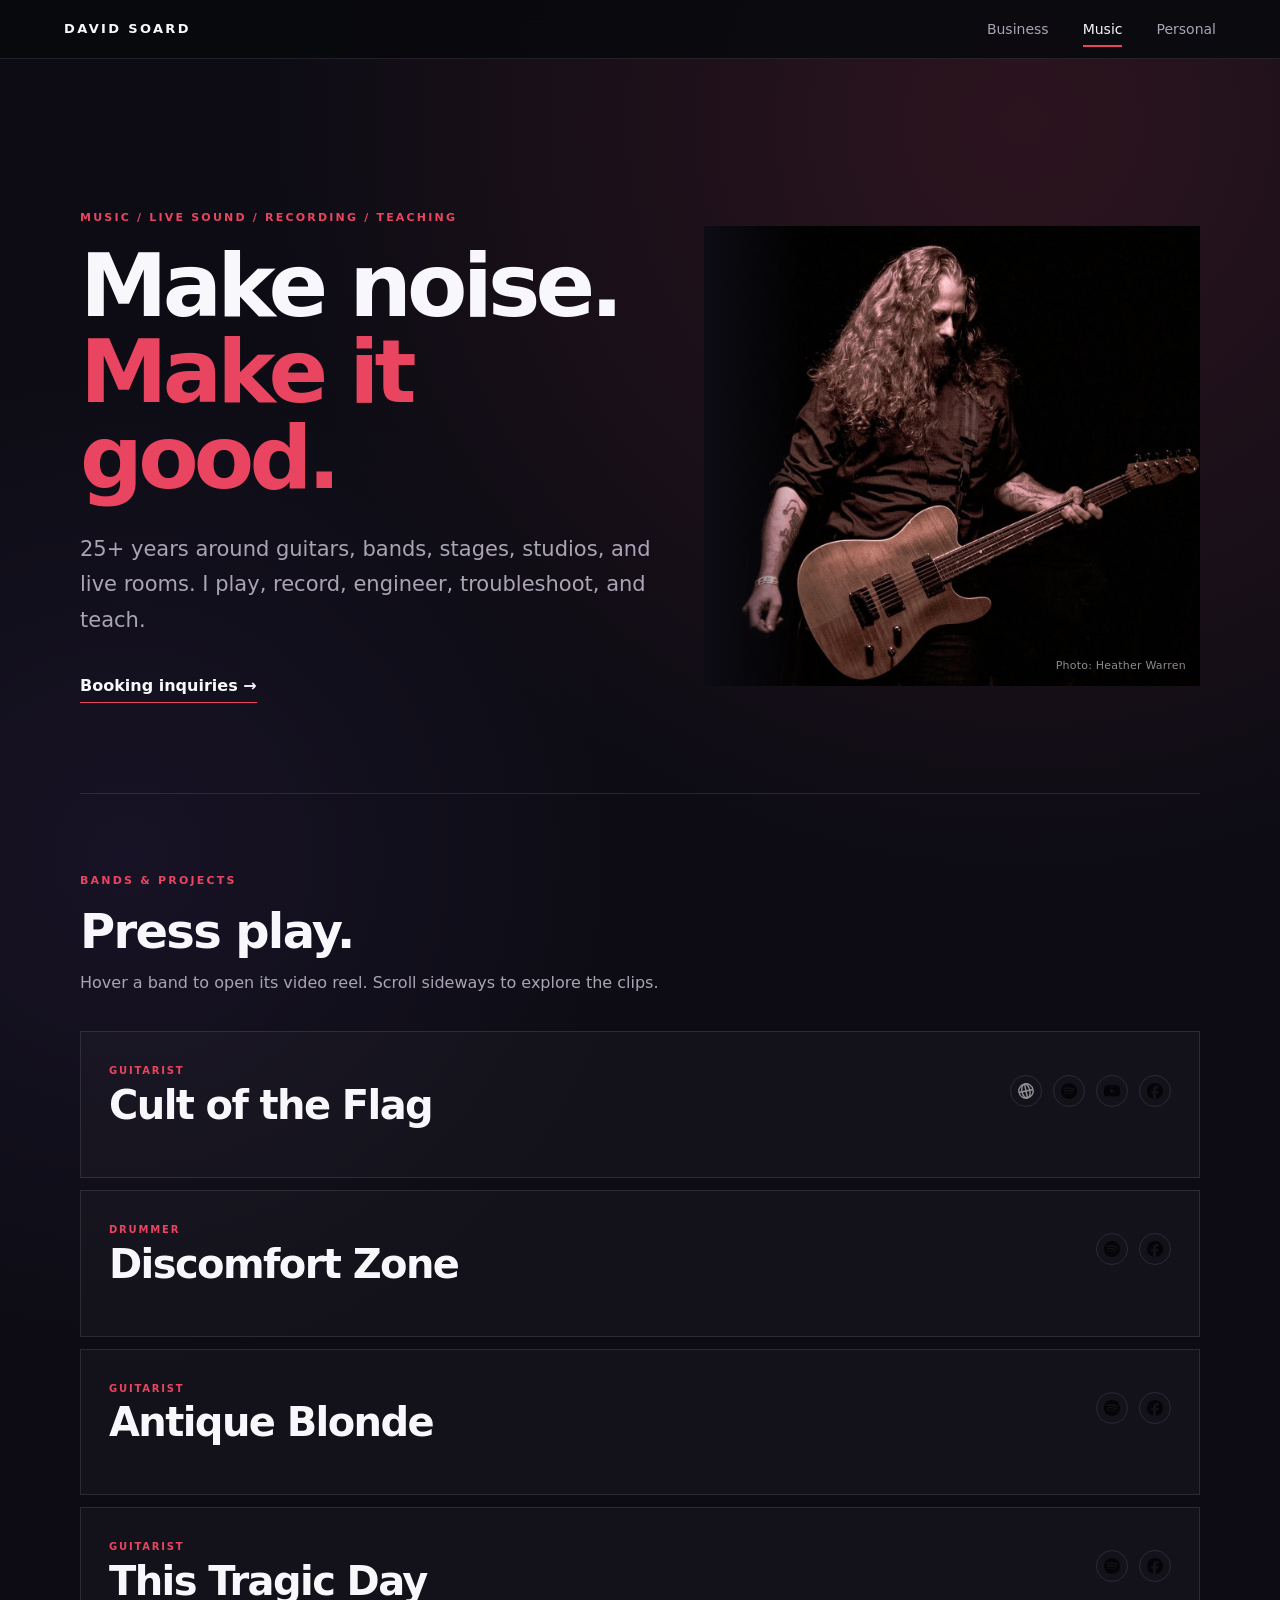
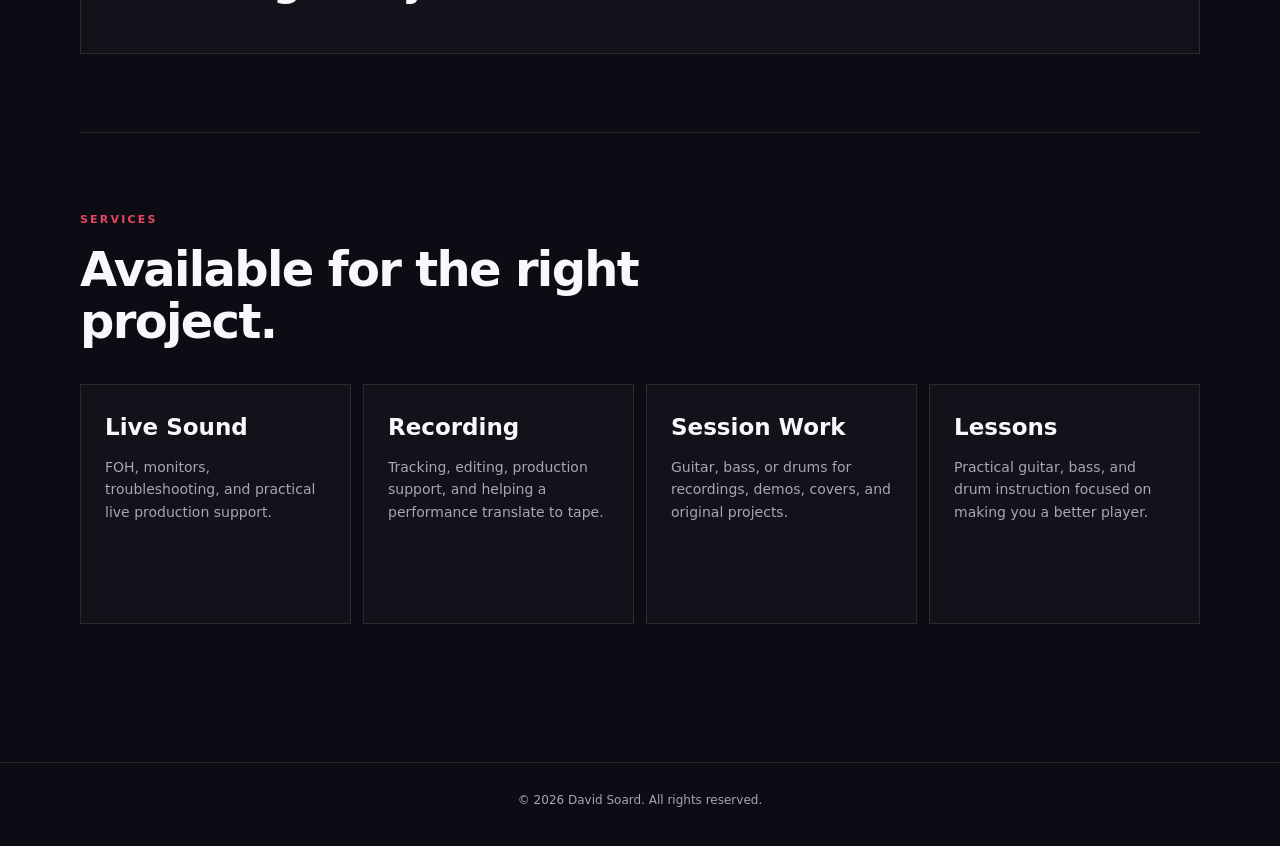
<file: music/index.html>
<!DOCTYPE html>
<html lang="en">
<head>
  <meta charset="UTF-8">
  <meta name="viewport" content="width=device-width, initial-scale=1.0">
  <meta name="description" content="David Soard — guitarist, bassist, drummer, recording and live sound engineer, and music teacher.">
  <title>Music & Entertainment | David Soard</title>
  <link rel="icon" href="../favicon.svg" type="image/svg+xml">
  <link rel="stylesheet" href="../css/style.css">
  <script src="../js/script.js" defer></script>
</head>
<body class="music">
  <nav id="main-nav">
    <a class="brand" href="../">DAVID SOARD</a>
    <div class="nav-links">
      <a href="../business/">Business</a>
      <a href="../music/" class="active">Music</a>
      <a href="../personal/">Personal</a>
    </div>
  </nav>

  <main class="page-shell">
    <header class="page-hero page-hero--photo">
      <div class="hero-text">
        <div class="eyebrow">MUSIC / LIVE SOUND / RECORDING / TEACHING</div>
        <h1>Make noise.<br><span>Make it good.</span></h1>
        <p class="hero-copy">25+ years around guitars, bands, stages, studios, and live rooms. I play, record, engineer, troubleshoot, and teach.</p>
        <div class="hero-links">
          <a class="text-link" href="mailto:booking@davidsoard.com">Booking inquiries →</a>
        </div>
      </div>
      <div class="hero-photo">
        <img src="../images/music-hero.jpg" alt="David Soard performing live with a guitar" width="1600" height="1142">
        <span class="photo-credit">Photo: Heather Warren</span>
      </div>
    </header>

    <section class="content-section">
      <div class="section-heading">
        <span class="section-kicker">BANDS & PROJECTS</span>
        <h2>Press play.</h2>
        <p>Hover a band to open its video reel. Scroll sideways to explore the clips.</p>
      </div>

      <div class="artist-list">
        <article class="artist-card">
          <div class="artist-trigger">
            <div>
              <span class="artist-role">GUITARIST</span>
              <h3>Cult of the Flag</h3>
            </div>
            <div class="band-icons">
              <a href="https://www.cultoftheflag.com" class="icon-website" target="_blank" rel="noopener" aria-label="Cult of the Flag website"><img src="/icons/globe.svg" alt=""></a>
              <a href="https://open.spotify.com/artist/4TCvv9hwcblZGrYyP0dVOo" class="icon-spotify" target="_blank" rel="noopener" aria-label="Cult of the Flag on Spotify"><img src="/icons/spotify.svg" alt=""></a>
              <a href="https://www.youtube.com/@cultoftheflagofficial664" class="icon-youtube" target="_blank" rel="noopener" aria-label="Cult of the Flag on YouTube"><img src="/icons/youtube.svg" alt=""></a>
              <a href="https://www.facebook.com/cultoftheflag" class="icon-facebook" target="_blank" rel="noopener" aria-label="Cult of the Flag on Facebook"><img src="/icons/facebook.svg" alt=""></a>
            </div>
          </div>
          <div class="artist-reel">
            <div class="video-scroll">
              <iframe src="https://www.youtube.com/embed/4Pk9prqDINg" title="CULT OF THE FLAG @ HI-TONE" loading="lazy" allowfullscreen></iframe>
              <iframe src="https://www.youtube.com/embed/jPJmlh-ski4" title="CULT OF THE FLAG - Passing Time" loading="lazy" allowfullscreen></iframe>
              <iframe src="https://www.youtube.com/embed/rRCfSWEFuHQ" title="CULT OF THE FLAG - The One" loading="lazy" allowfullscreen></iframe>
            </div>
          </div>
        </article>

        <article class="artist-card">
          <div class="artist-trigger">
            <div>
              <span class="artist-role">DRUMMER</span>
              <h3>Discomfort Zone</h3>
            </div>
            <div class="band-icons">
              <a href="https://open.spotify.com/artist/3oZ5af5Pnz39uWPxlM5fJm" class="icon-spotify" target="_blank" rel="noopener" aria-label="Discomfort Zone on Spotify"><img src="/icons/spotify.svg" alt=""></a>
              <a href="https://www.facebook.com/people/Discomfort-Zone/61579591700370/" class="icon-facebook" target="_blank" rel="noopener" aria-label="Discomfort Zone on Facebook"><img src="/icons/facebook.svg" alt=""></a>
            </div>
          </div>
          <div class="artist-reel">
            <div class="video-scroll">
              <iframe src="https://www.youtube.com/embed/Uqf4q8ybjj0" title="Discomfort Zone - Ugly Karen" loading="lazy" allowfullscreen></iframe>
              <iframe src="https://www.youtube.com/embed/rTmuXok7PSs" title="Discomfort Zone - Redrum Inn" loading="lazy" allowfullscreen></iframe>
              <iframe src="https://www.youtube.com/embed/gxvu8nYxJKE" title="Discomfort Zone - The Haze" loading="lazy" allowfullscreen></iframe>
            </div>
          </div>
        </article>

        <article class="artist-card">
          <div class="artist-trigger">
            <div>
              <span class="artist-role">GUITARIST</span>
              <h3>Antique Blonde</h3>
            </div>
            <div class="band-icons">
              <a href="https://open.spotify.com/artist/1kBx0bhe0yXF8jOsOuxMiK" class="icon-spotify" target="_blank" rel="noopener" aria-label="Antique Blonde on Spotify"><img src="/icons/spotify.svg" alt=""></a>
              <a href="https://www.facebook.com/p/Antique-Blonde-61577070116885/" class="icon-facebook" target="_blank" rel="noopener" aria-label="Antique Blonde on Facebook"><img src="/icons/facebook.svg" alt=""></a>
            </div>
          </div>
          <div class="artist-reel">
            <div class="video-scroll">
              <iframe src="https://www.youtube.com/embed/GauYhq_WBxA" title="Antique Blonde - Sunglasses at Night" loading="lazy" allowfullscreen></iframe>
              <iframe src="https://www.youtube.com/embed/LMuranE8dpE" title="Antique Blonde - Don't You Want Me Baby" loading="lazy" allowfullscreen></iframe>
              <iframe src="https://www.youtube.com/embed/xI-isbXkF5A" title="Antique Blonde - Straight Up" loading="lazy" allowfullscreen></iframe>
            </div>
          </div>
        </article>

        <article class="artist-card">
          <div class="artist-trigger">
            <div>
              <span class="artist-role">GUITARIST</span>
              <h3>This Tragic Day</h3>
            </div>
            <div class="band-icons">
              <a href="https://open.spotify.com/artist/4wlcPjjuYNb1oB7zslXRTb" class="icon-spotify" target="_blank" rel="noopener" aria-label="This Tragic Day on Spotify"><img src="/icons/spotify.svg" alt=""></a>
              <a href="https://www.facebook.com/thistragicday" class="icon-facebook" target="_blank" rel="noopener" aria-label="This Tragic Day on Facebook"><img src="/icons/facebook.svg" alt=""></a>
            </div>
          </div>
          <div class="artist-reel">
            <div class="video-scroll">
              <iframe src="https://www.youtube.com/embed/FZnOtpuaPLM?start=221" title="This Tragic Day - Full Album with bonus tracks" loading="lazy" allowfullscreen></iframe>
              <iframe src="https://www.youtube.com/embed/G-N1b4N0oRY" title="This Tragic Day - Listen Live at Newby's" loading="lazy" allowfullscreen></iframe>
            </div>
          </div>
        </article>
      </div>
    </section>

    <section class="content-section">
      <div class="section-heading">
        <span class="section-kicker">SERVICES</span>
        <h2>Available for the right project.</h2>
      </div>
      <div class="service-grid">
        <a class="service-card" href="mailto:booking@davidsoard.com?subject=Live%20Sound%20Inquiry"><h3>Live Sound</h3><p>FOH, monitors, troubleshooting, and practical live production support.</p><span class="service-art" aria-hidden="true"><svg viewBox="0 0 100 100" fill="none" stroke-width="2.4" stroke-linecap="round"><rect x="8" y="10" width="84" height="80" rx="4"/><line x1="24" y1="24" x2="24" y2="60"/><line x1="42" y1="24" x2="42" y2="60"/><line x1="60" y1="24" x2="60" y2="60"/><line x1="78" y1="24" x2="78" y2="60"/><rect class="cap c1" x="19" y="38" width="10" height="7" rx="1.5" fill="currentColor" stroke="none"/><rect class="cap c2" x="37" y="46" width="10" height="7" rx="1.5" fill="currentColor" stroke="none"/><rect class="cap c3" x="55" y="30" width="10" height="7" rx="1.5" fill="currentColor" stroke="none"/><rect class="cap c4" x="73" y="42" width="10" height="7" rx="1.5" fill="currentColor" stroke="none"/><circle cx="24" cy="76" r="4"/><circle cx="42" cy="76" r="4"/><circle cx="60" cy="76" r="4"/><circle cx="78" cy="76" r="4"/></svg></span></a>
        <a class="service-card" href="mailto:booking@davidsoard.com?subject=Recording%20Inquiry"><h3>Recording</h3><p>Tracking, editing, production support, and helping a performance translate to tape.</p><span class="service-art" aria-hidden="true"><svg viewBox="0 0 100 100" fill="none" stroke-width="2.4" stroke-linecap="round"><rect x="6" y="18" width="88" height="30" rx="3"/><rect x="6" y="54" width="88" height="30" rx="3"/><path d="M18 42 A16 16 0 0 1 50 42"/><path d="M18 78 A16 16 0 0 1 50 78"/><line class="ndl n1" x1="34" y1="42" x2="34" y2="26" style="transform-origin:34px 42px;"/><line class="ndl n2" x1="34" y1="78" x2="34" y2="62" style="transform-origin:34px 78px;"/><line x1="60" y1="26" x2="86" y2="26"/><line x1="60" y1="34" x2="80" y2="34"/><line x1="60" y1="62" x2="86" y2="62"/><line x1="60" y1="70" x2="80" y2="70"/></svg></span></a>
        <a class="service-card" href="mailto:booking@davidsoard.com?subject=Session%20Work%20Inquiry"><h3>Session Work</h3><p>Guitar, bass, or drums for recordings, demos, covers, and original projects.</p><span class="service-art" aria-hidden="true"><svg viewBox="0 0 100 100" fill="none" stroke-width="2.4" stroke-linecap="round"><rect x="26" y="24" width="48" height="56" rx="4"/><circle cx="50" cy="52" r="14"/><circle class="amp" cx="50" cy="52" r="19"/><circle cx="50" cy="52" r="2.5" fill="currentColor" stroke="none"/><line x1="34" y1="32" x2="42" y2="32"/><circle cx="64" cy="32" r="2" fill="currentColor" stroke="none"/></svg></span></a>
        <a class="service-card" href="mailto:lessons@davidsoard.com?subject=Lesson%20Inquiry"><h3>Lessons</h3><p>Practical guitar, bass, and drum instruction focused on making you a better player.</p><span class="service-art" aria-hidden="true"><svg viewBox="0 0 100 100" fill="none" stroke-width="2.4" stroke-linecap="round"><rect x="20" y="14" width="60" height="40" rx="3"/><line x1="28" y1="24" x2="72" y2="24"/><line x1="28" y1="31" x2="72" y2="31"/><line x1="28" y1="38" x2="72" y2="38"/><line x1="28" y1="45" x2="72" y2="45"/><g class="note"><circle cx="40" cy="41" r="4" fill="currentColor" stroke="none"/><line x1="44" y1="41" x2="44" y2="25"/></g><line x1="50" y1="54" x2="50" y2="82"/><line x1="50" y1="82" x2="38" y2="90"/><line x1="50" y1="82" x2="62" y2="90"/></svg></span></a>
      </div>
    </section>
  </main>

  <footer>&copy; <span data-year></span> David Soard. All rights reserved.</footer>
</body>
</html>
</file>
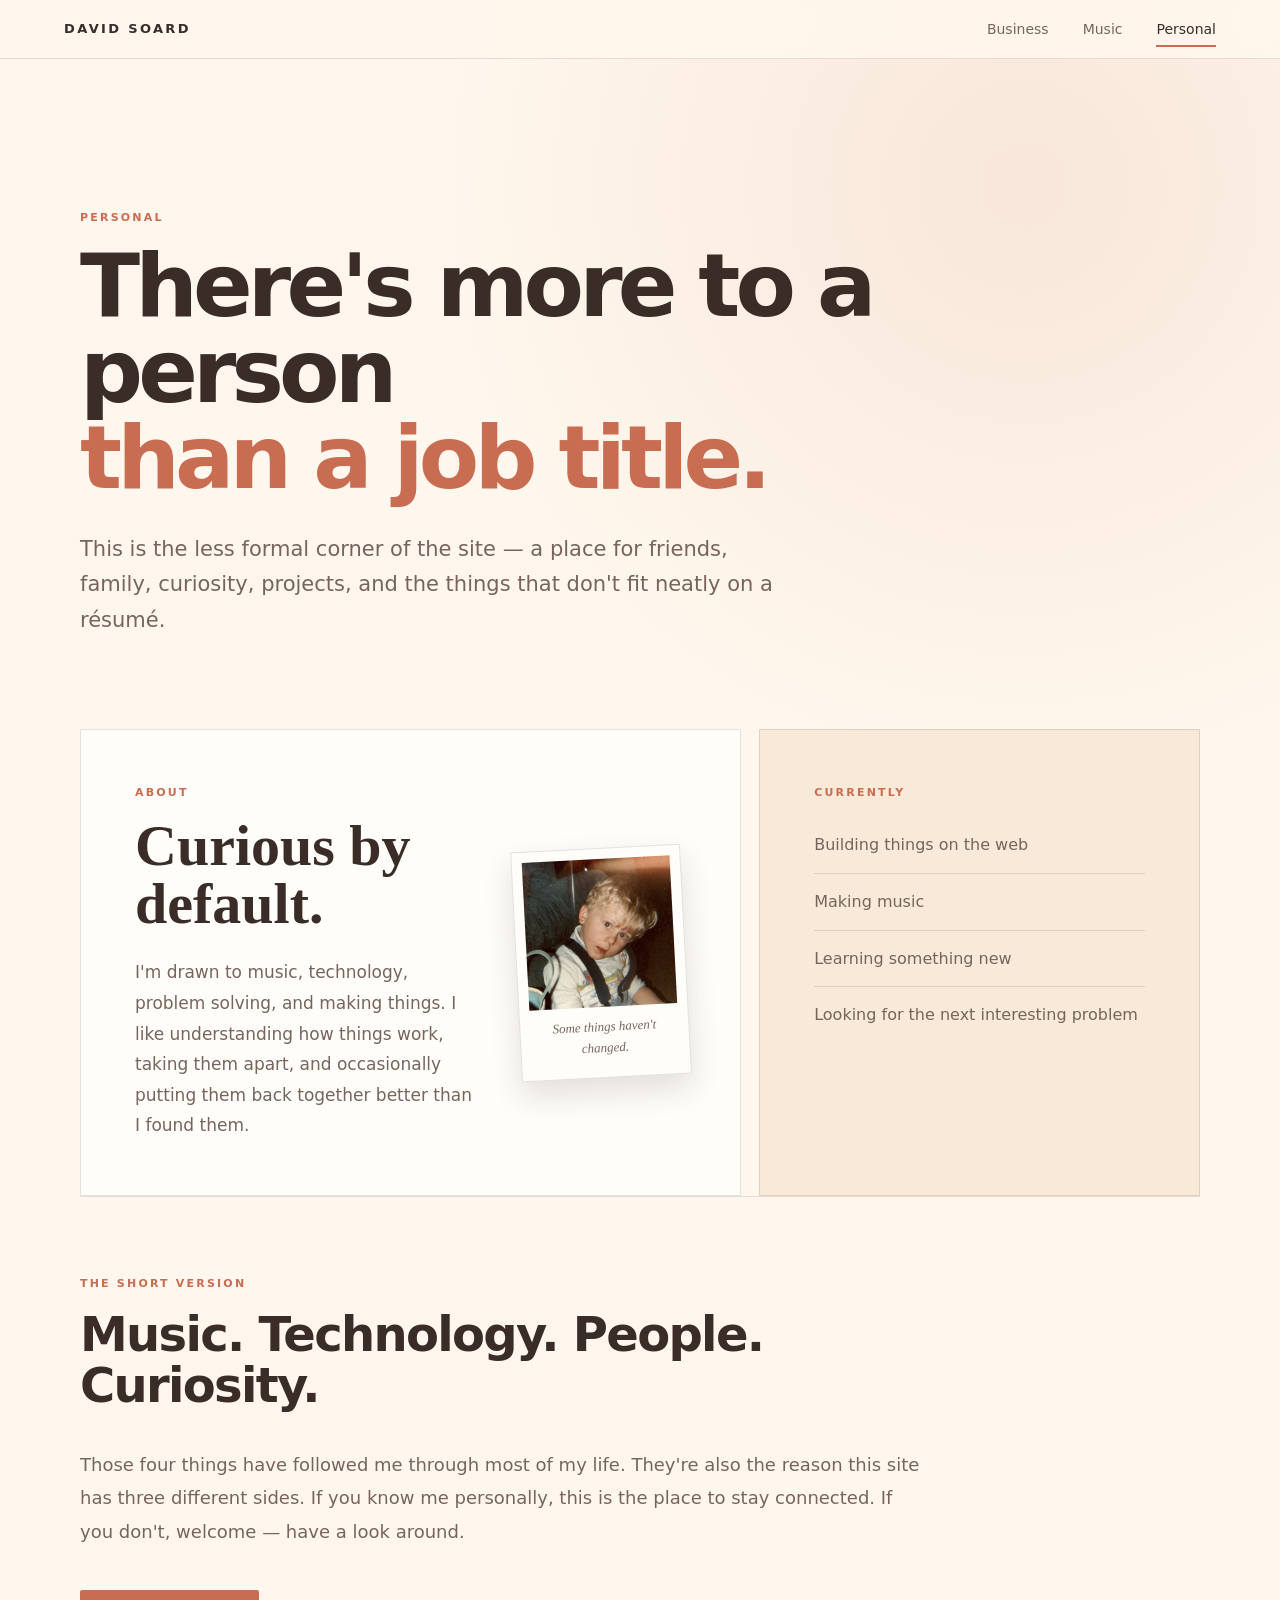
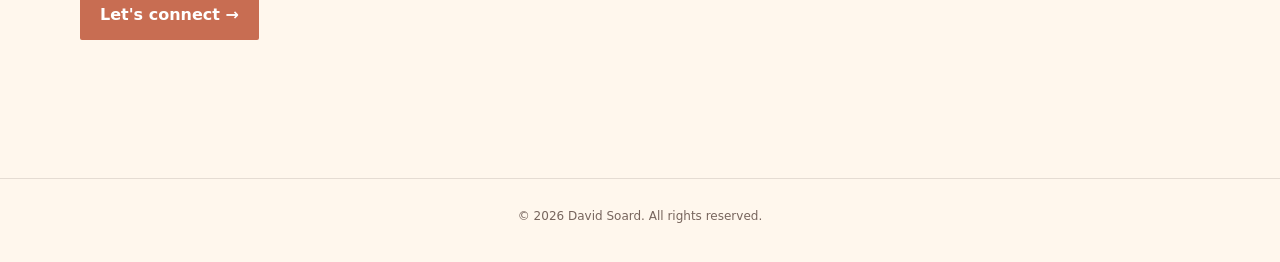
<file: personal/index.html>
<!DOCTYPE html>
<html lang="en">
<head>
  <meta charset="UTF-8">
  <meta name="viewport" content="width=device-width, initial-scale=1.0">
  <meta name="description" content="The personal side of David Soard.">
  <title>Personal | David Soard</title>
  <link rel="icon" href="../favicon.svg" type="image/svg+xml">
  <link rel="stylesheet" href="../css/style.css">
  <script src="../js/script.js" defer></script>
</head>
<body class="personal">
  <nav id="main-nav">
    <a class="brand" href="../">DAVID SOARD</a>
    <div class="nav-links">
      <a href="../business/">Business</a>
      <a href="../music/">Music</a>
      <a href="../personal/" class="active">Personal</a>
    </div>
  </nav>

  <main class="page-shell personal-shell">
    <header class="page-hero">
      <div class="eyebrow">PERSONAL</div>
      <h1>There's more to a person<br><span>than a job title.</span></h1>
      <p class="hero-copy">This is the less formal corner of the site — a place for friends, family, curiosity, projects, and the things that don't fit neatly on a résumé.</p>
    </header>

    <section class="personal-grid">
      <article class="personal-feature">
        <div class="personal-feature-text">
          <span class="section-kicker">ABOUT</span>
          <h2>Curious by default.</h2>
          <p>I'm drawn to music, technology, problem solving, and making things. I like understanding how things work, taking them apart, and occasionally putting them back together better than I found them.</p>
        </div>
        <figure class="polaroid">
          <img src="../images/personal-childhood.jpg" alt="David Soard as a young child" width="500" height="500">
          <figcaption>Some things haven't changed.</figcaption>
        </figure>
      </article>

      <article class="personal-note">
        <span class="section-kicker">CURRENTLY</span>
        <ul>
          <li>Building things on the web</li>
          <li>Making music</li>
          <li>Learning something new</li>
          <li>Looking for the next interesting problem</li>
        </ul>
      </article>
    </section>

    <section class="content-section">
      <div class="section-heading">
        <span class="section-kicker">THE SHORT VERSION</span>
        <h2>Music. Technology. People. Curiosity.</h2>
      </div>
      <p class="lead">Those four things have followed me through most of my life. They're also the reason this site has three different sides. If you know me personally, this is the place to stay connected. If you don't, welcome — have a look around.</p>
      <a class="warm-button" href="mailto:david@davidsoard.com">Let's connect →</a>
    </section>
  </main>

  <footer>&copy; <span data-year></span> David Soard. All rights reserved.</footer>
</body>
</html>
</file>
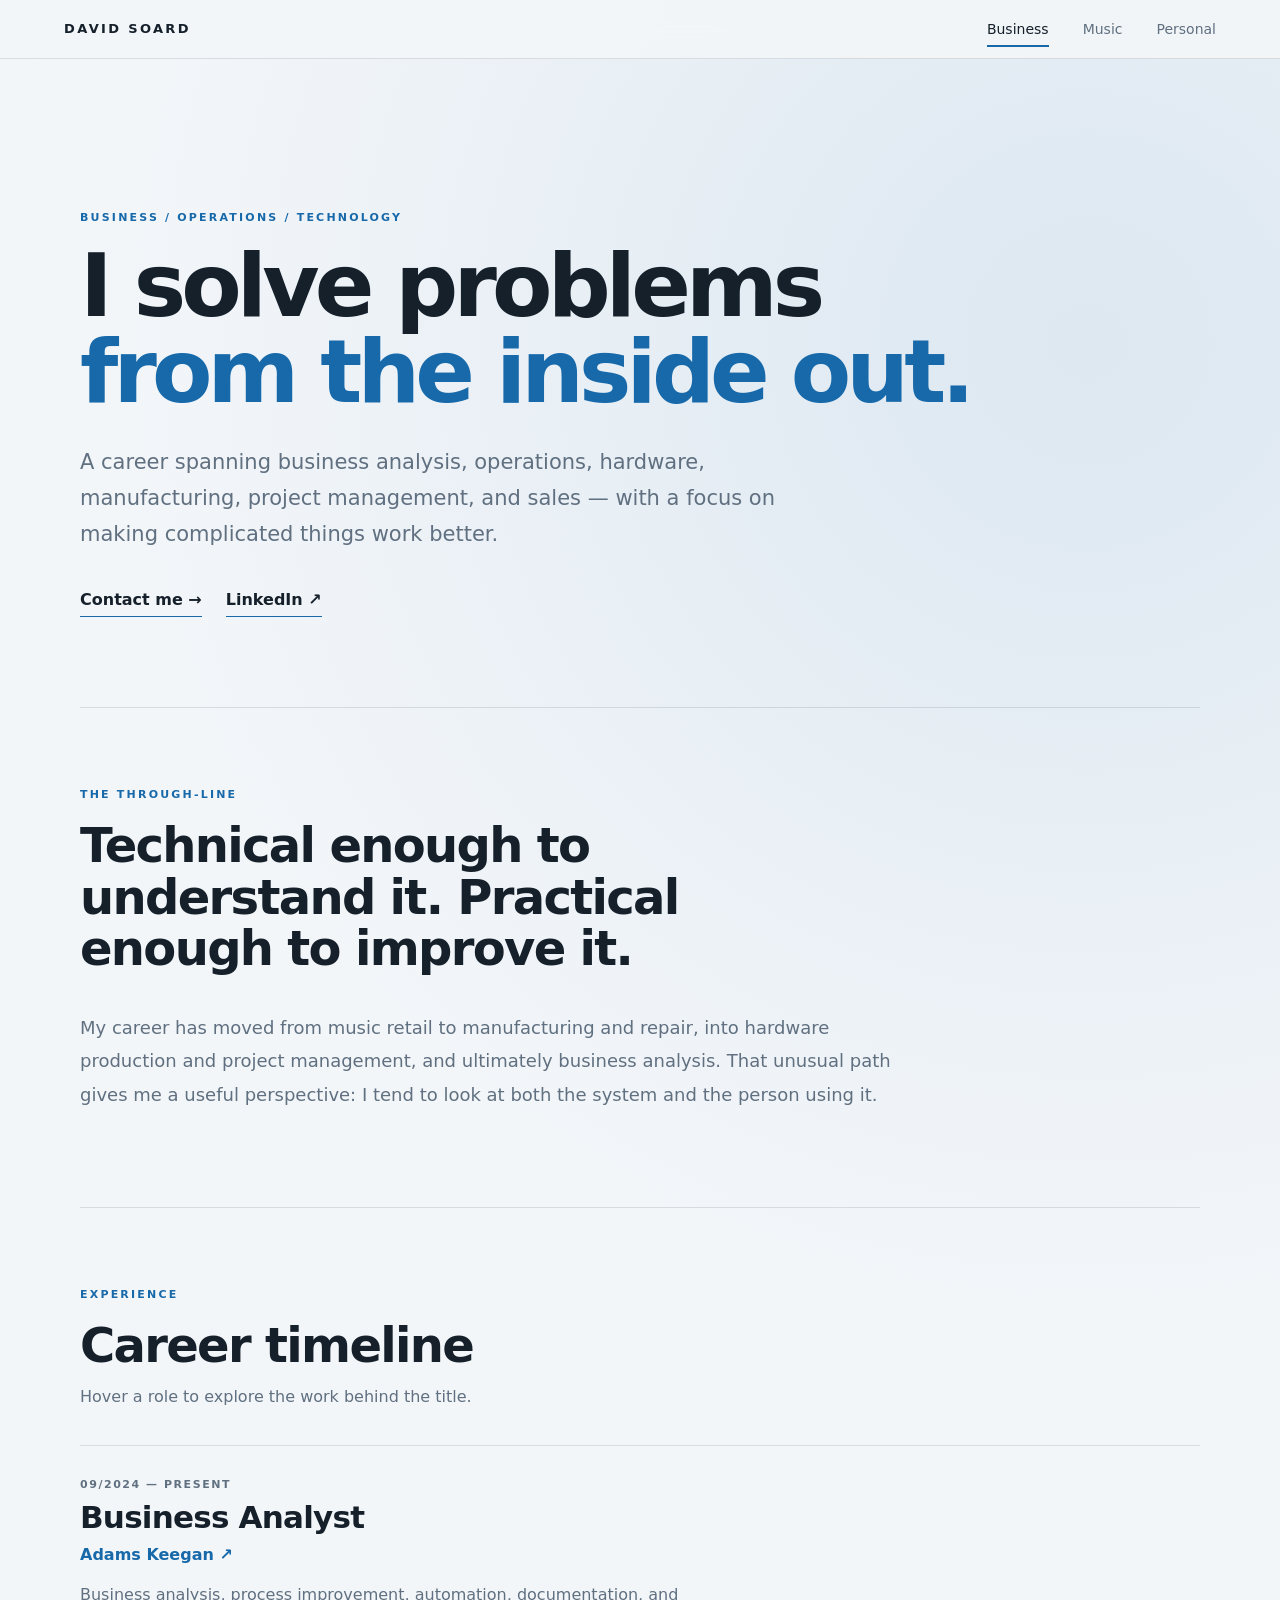
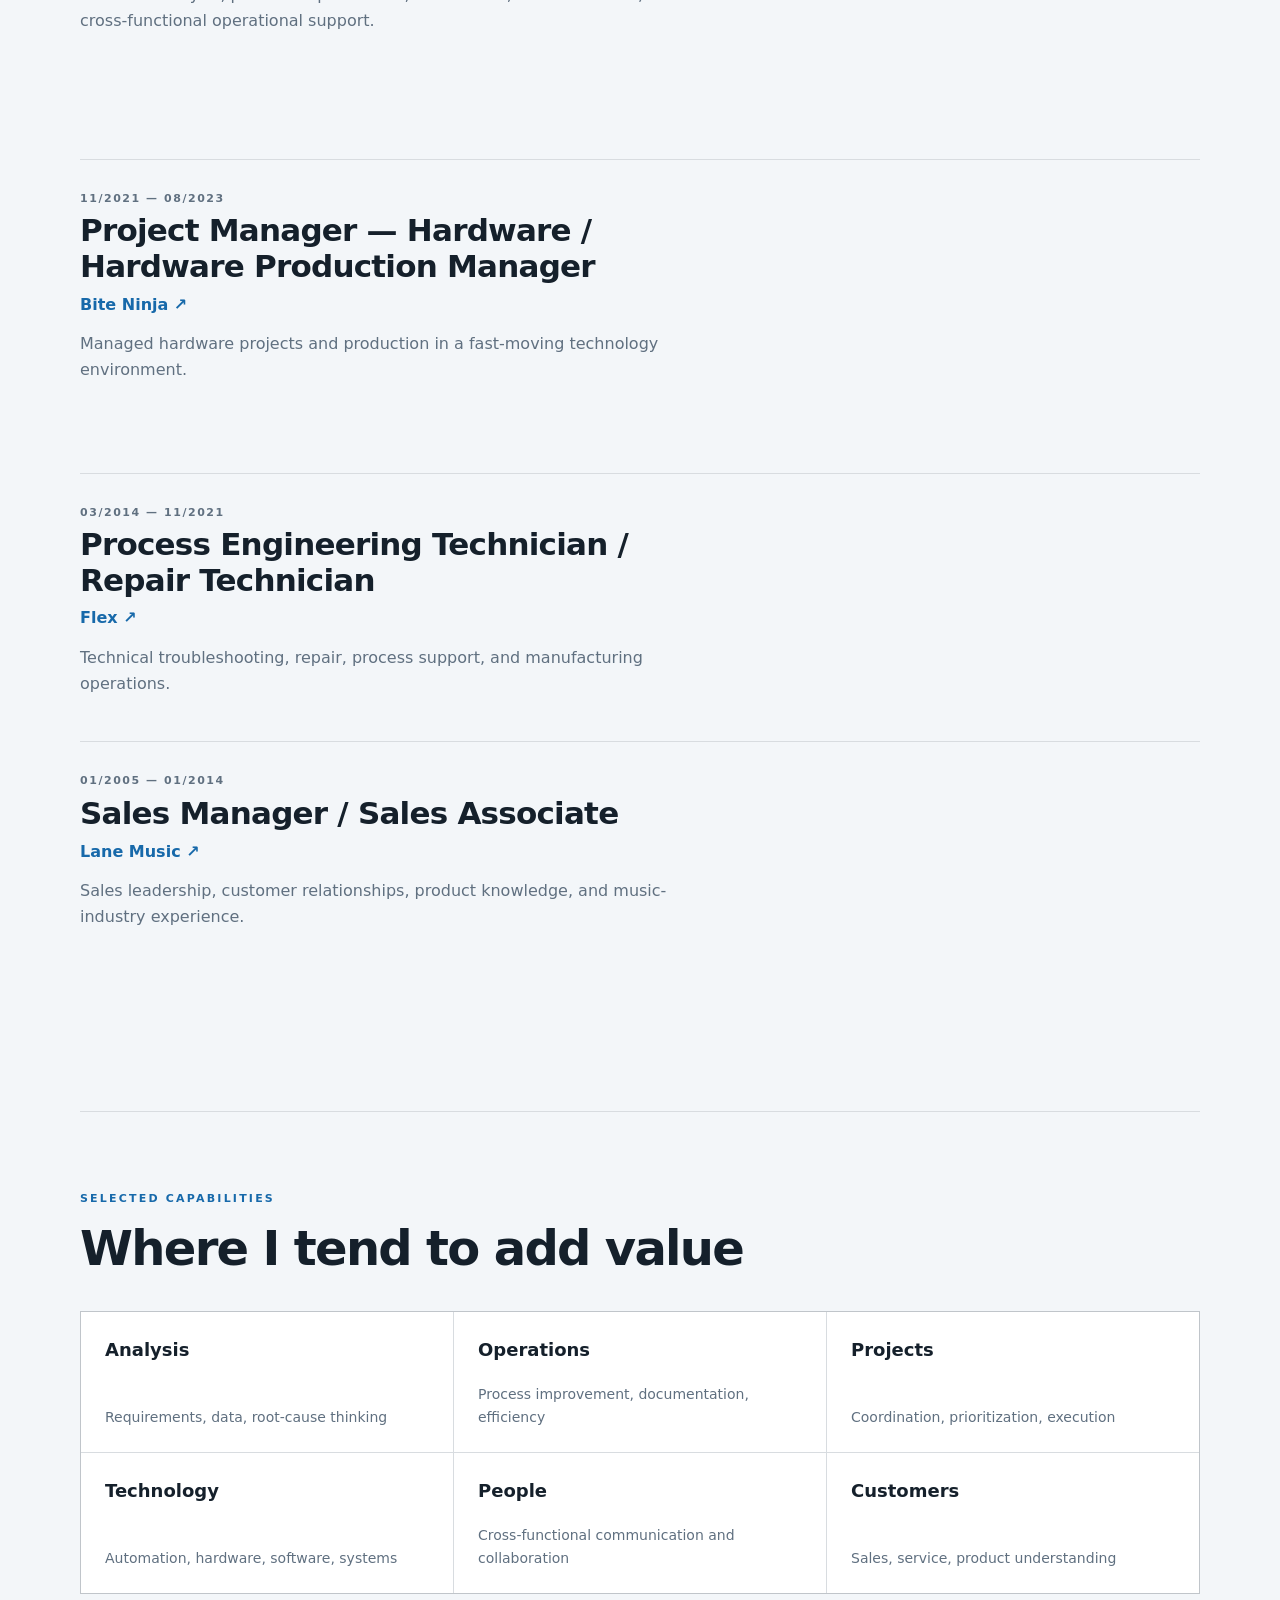
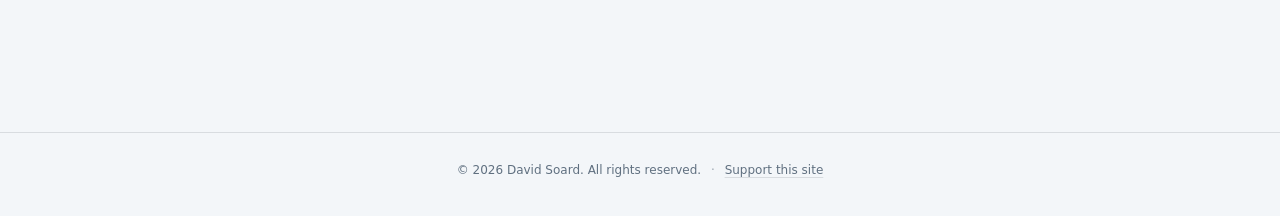
<file: docs/business/index.html>
<!DOCTYPE html>
<html lang="en">
<head>
  <meta charset="UTF-8">
  <meta name="viewport" content="width=device-width, initial-scale=1.0">
  <meta name="description" content="David Soard — business analysis, operations, project management, process improvement, and technical experience.">
  <title>Business | David Soard</title>
  <link rel="icon" href="../favicon.svg" type="image/svg+xml">
  <link rel="stylesheet" href="../css/style.css">
  <script src="../js/script.js" defer></script>
</head>
<body class="business">
  <nav id="main-nav">
    <a class="brand" href="../">DAVID SOARD</a>
    <div class="nav-links">
      <a href="../business/" class="active">Business</a>
      <a href="../music/">Music</a>
      <a href="../personal/">Personal</a>
    </div>
  </nav>

  <main class="page-shell">
    <header class="page-hero">
      <div class="eyebrow">BUSINESS / OPERATIONS / TECHNOLOGY</div>
      <h1>I solve problems<br><span>from the inside out.</span></h1>
      <p class="hero-copy">A career spanning business analysis, operations, hardware, manufacturing, project management, and sales — with a focus on making complicated things work better.</p>
      <div class="hero-links">
        <a class="text-link" href="mailto:david@davidsoard.com">Contact me →</a>
        <a class="text-link" href="https://www.linkedin.com/in/david-soard" target="_blank" rel="noopener">LinkedIn ↗</a>
      </div>
    </header>

    <section class="content-section">
      <div class="section-heading">
        <span class="section-kicker">THE THROUGH-LINE</span>
        <h2>Technical enough to understand it. Practical enough to improve it.</h2>
      </div>
      <p class="lead">My career has moved from music retail to manufacturing and repair, into hardware production and project management, and ultimately business analysis. That unusual path gives me a useful perspective: I tend to look at both the system and the person using it.</p>
    </section>

    <section class="content-section">
      <div class="section-heading">
        <span class="section-kicker">EXPERIENCE</span>
        <h2>Career timeline</h2>
        <p>Hover a role to explore the work behind the title.</p>
      </div>

      <div class="career-timeline">
        <article class="job-card">
          <div class="job-main">
            <div class="job-meta">09/2024 — PRESENT</div>
            <h3>Business Analyst</h3>
            <a href="https://www.adamskeegan.com" target="_blank" rel="noopener">Adams Keegan ↗</a>
            <p>Business analysis, process improvement, automation, documentation, and cross-functional operational support.</p>
          </div>
          <div class="job-detail">
            <div class="detail-body">
            <span class="detail-label">WHAT I BRING</span>
            <ul>
              <li>Translate operational problems into practical requirements and solutions.</li>
              <li>Work across departments to identify inefficiencies and improve workflows.</li>
              <li>Develop automations and documentation that make teams more proactive and less reactive.</li>
              <li>Combine analytical thinking with hands-on understanding of how work actually gets done.</li>
            </ul>
            </div>
          </div>
        </article>

        <article class="job-card">
          <div class="job-main">
            <div class="job-meta">11/2021 — 08/2023</div>
            <h3>Project Manager — Hardware / Hardware Production Manager</h3>
            <a href="https://www.biteninja.com" target="_blank" rel="noopener">Bite Ninja ↗</a>
            <p>Managed hardware projects and production in a fast-moving technology environment.</p>
          </div>
          <div class="job-detail">
            <div class="detail-body">
            <span class="detail-label">WHAT I BRING</span>
            <ul>
              <li>Coordinated hardware production, technical requirements, and operational priorities.</li>
              <li>Worked across technical and non-technical teams to keep projects moving.</li>
              <li>Applied hands-on hardware knowledge to identify and resolve problems quickly.</li>
              <li>Balanced project goals with real-world production constraints.</li>
            </ul>
            </div>
          </div>
        </article>

        <article class="job-card">
          <div class="job-main">
            <div class="job-meta">03/2014 — 11/2021</div>
            <h3>Process Engineering Technician / Repair Technician</h3>
            <a href="https://www.flex.com" target="_blank" rel="noopener">Flex ↗</a>
            <p>Technical troubleshooting, repair, process support, and manufacturing operations.</p>
          </div>
          <div class="job-detail">
            <div class="detail-body">
            <span class="detail-label">WHAT I BRING</span>
            <ul>
              <li>Diagnosed complex hardware and production issues.</li>
              <li>Supported process engineering and manufacturing teams.</li>
              <li>Built practical troubleshooting skills through hands-on technical work.</li>
              <li>Learned to separate symptoms from root causes — a habit that carries into business analysis.</li>
            </ul>
            </div>
          </div>
        </article>

        <article class="job-card">
          <div class="job-main">
            <div class="job-meta">01/2005 — 01/2014</div>
            <h3>Sales Manager / Sales Associate</h3>
            <a href="https://www.lanemusic.com" target="_blank" rel="noopener">Lane Music ↗</a>
            <p>Sales leadership, customer relationships, product knowledge, and music-industry experience.</p>
          </div>
          <div class="job-detail">
            <div class="detail-body">
            <span class="detail-label">WHAT I BRING</span>
            <ul>
              <li>Built long-term customer relationships and guided purchasing decisions.</li>
              <li>Managed sales activity and worked toward business goals.</li>
              <li>Developed deep product knowledge across musical instruments and equipment.</li>
              <li>Learned the customer-facing side of business before moving into technical and operational roles.</li>
            </ul>
            </div>
          </div>
        </article>
      </div>
    </section>

    <section class="content-section">
      <div class="section-heading">
        <span class="section-kicker">SELECTED CAPABILITIES</span>
        <h2>Where I tend to add value</h2>
      </div>
      <div class="capability-grid">
        <div><strong>Analysis</strong><span>Requirements, data, root-cause thinking</span></div>
        <div><strong>Operations</strong><span>Process improvement, documentation, efficiency</span></div>
        <div><strong>Projects</strong><span>Coordination, prioritization, execution</span></div>
        <div><strong>Technology</strong><span>Automation, hardware, software, systems</span></div>
        <div><strong>People</strong><span>Cross-functional communication and collaboration</span></div>
        <div><strong>Customers</strong><span>Sales, service, product understanding</span></div>
      </div>
    </section>
  </main>

  <footer>&copy; <span data-year></span> David Soard. All rights reserved. <span class="footer-sep" aria-hidden="true">&middot;</span> <a class="footer-support" href="https://buy.stripe.com/8x2bJ1auMeg46qtgdG4Vy04" target="_blank" rel="noopener">Support this site</a></footer>
</body>
</html>
</file>
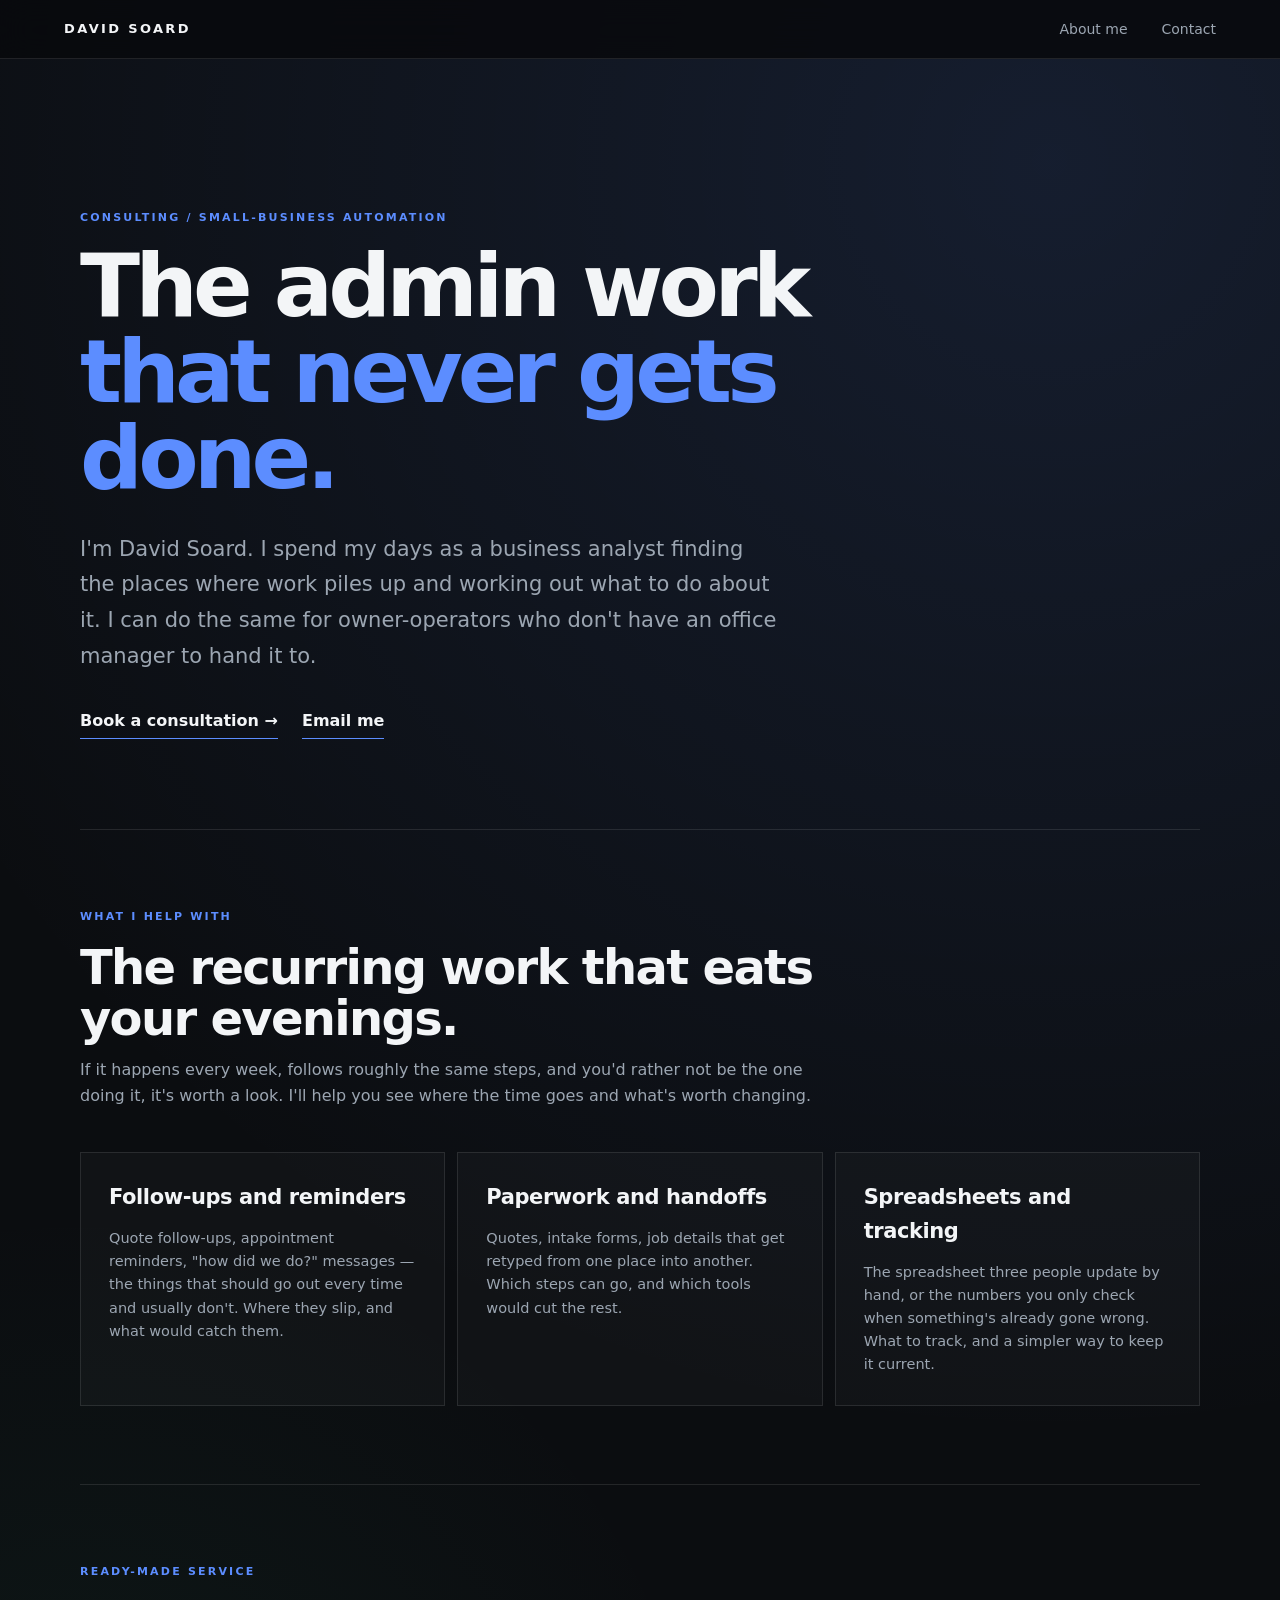
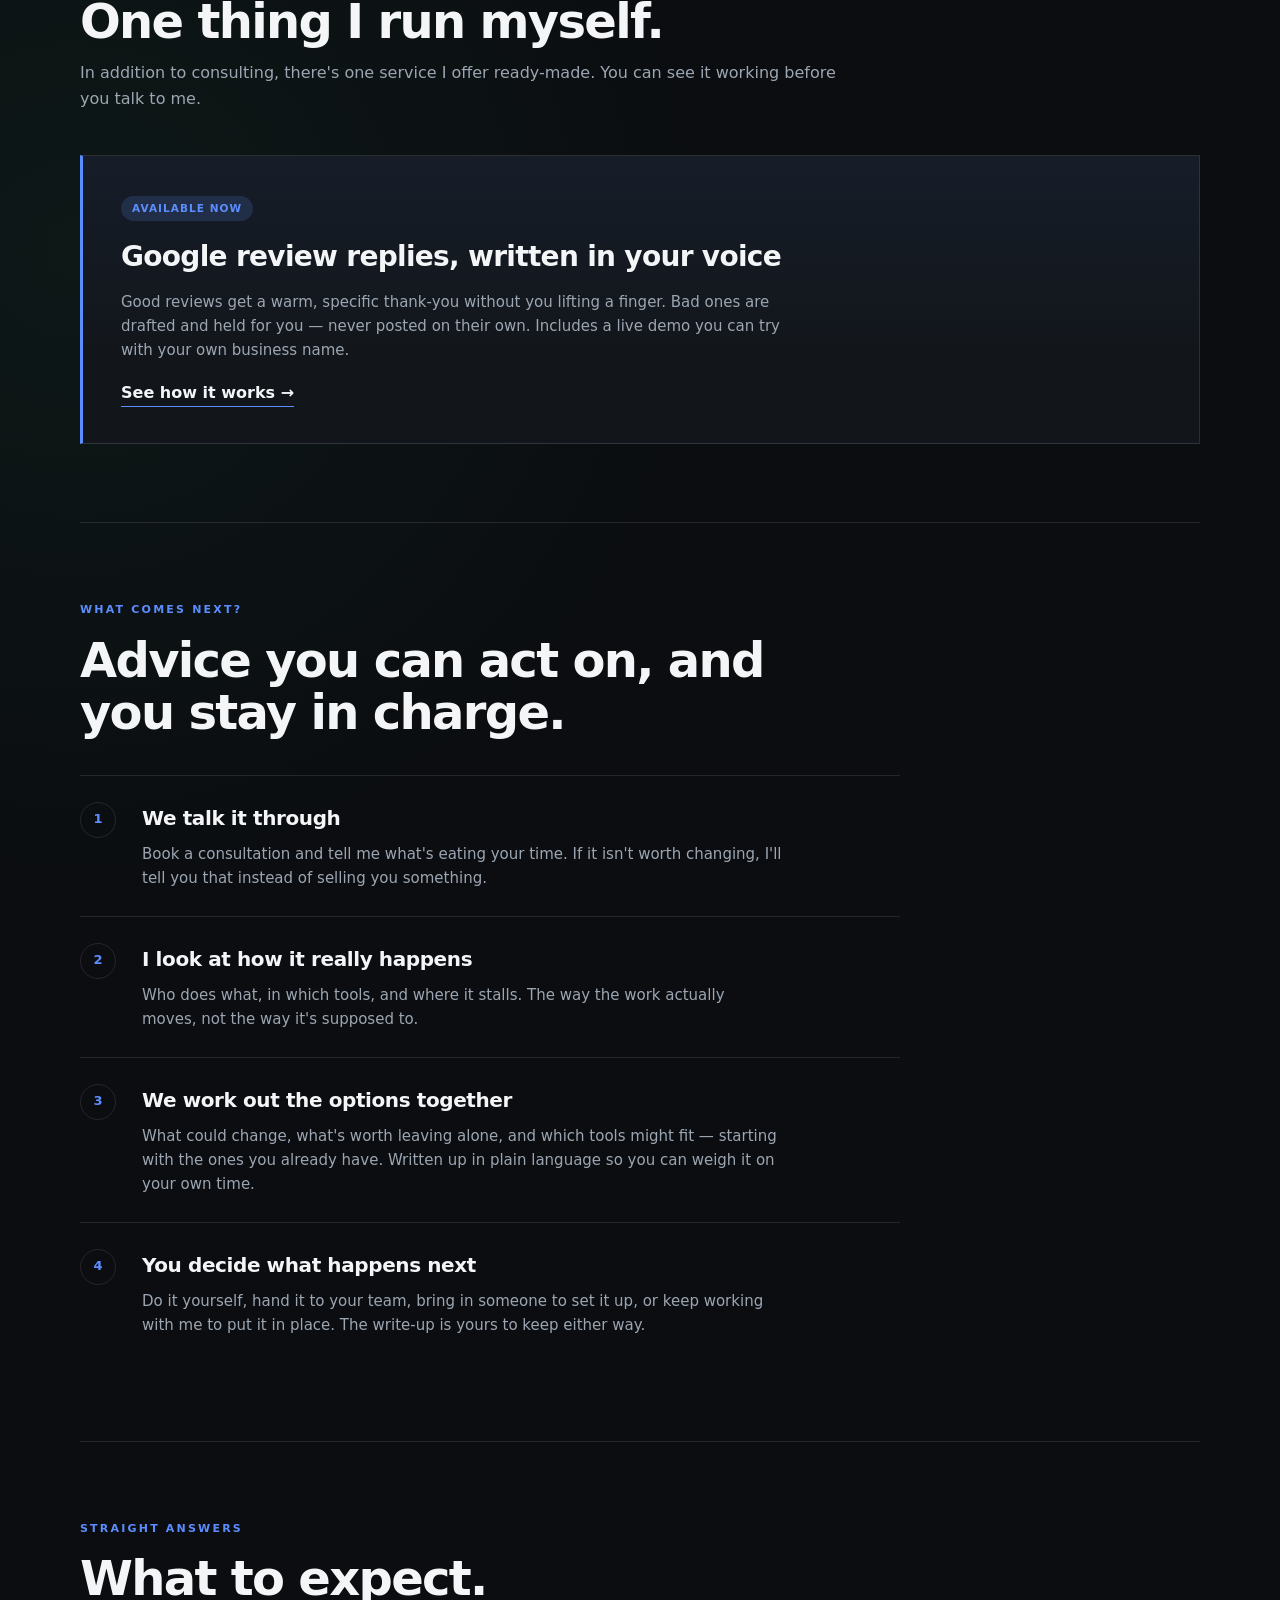
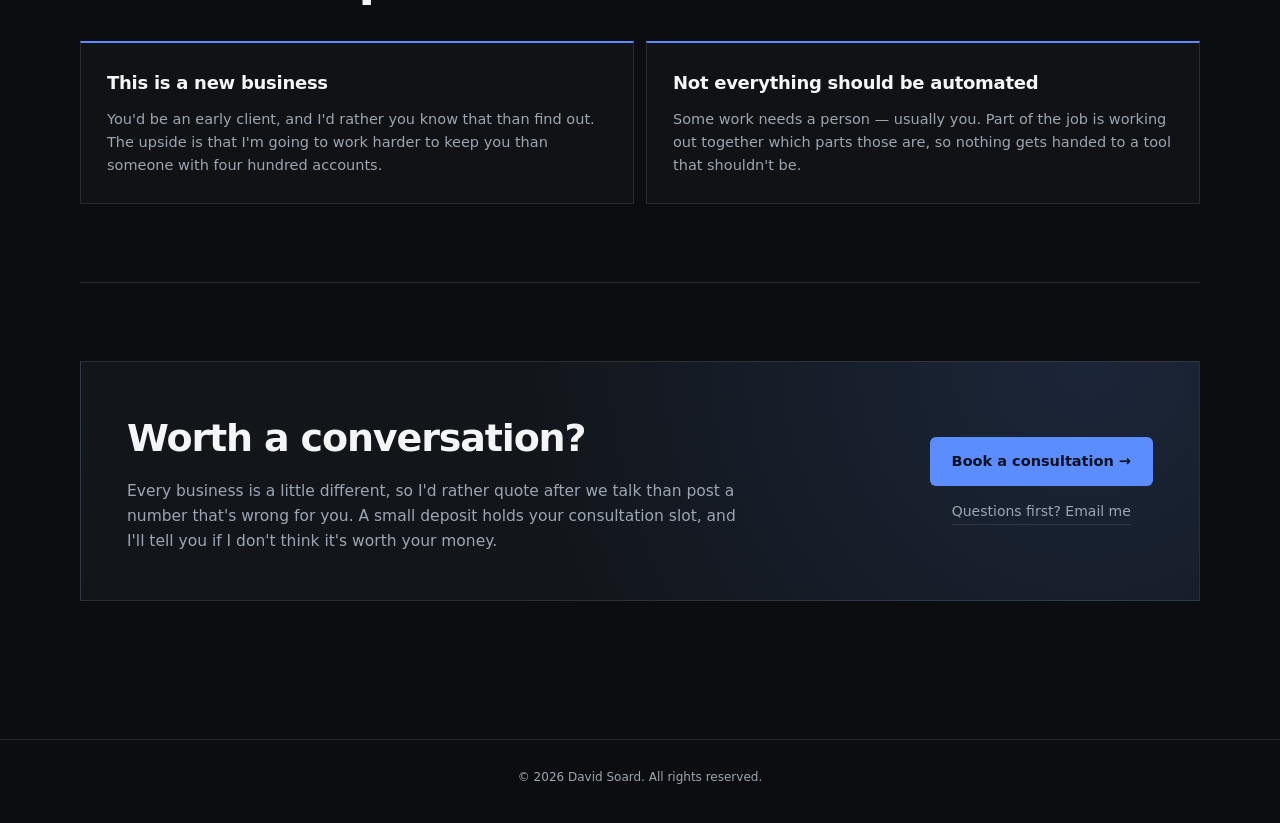
<file: docs/consulting/index.html>
<!DOCTYPE html>
<html lang="en">
<head>
  <meta charset="UTF-8">
  <meta name="viewport" content="width=device-width, initial-scale=1.0">
  <meta name="robots" content="noindex, nofollow">
  <meta name="description" content="David Soard — practical automation and process help for independent local businesses.">
  <title>Consulting | David Soard</title>
  <link rel="icon" href="../favicon.svg" type="image/svg+xml">
  <link rel="stylesheet" href="../css/style.css">
  <script src="../js/script.js" defer></script>
</head>
<body class="consulting">
  <nav id="main-nav">
    <a class="brand" href="../">DAVID SOARD</a>
    <div class="nav-links">
      <a href="../business/">About me</a>
      <a href="mailto:david@davidsoard.com?subject=Consulting%20inquiry">Contact</a>
    </div>
  </nav>

  <main class="page-shell">
    <header class="page-hero">
      <div class="eyebrow">CONSULTING / SMALL-BUSINESS AUTOMATION</div>
      <h1>The admin work<br><span>that never gets done.</span></h1>
      <p class="hero-copy">I'm David Soard. I spend my days as a business analyst finding the places where work piles up and working out what to do about it. I can do the same for owner-operators who don't have an office manager to hand it to.</p>
      <div class="hero-links">
        <a class="text-link" href="https://buy.stripe.com/bJe4gzcCUeg43eh0eI4Vy06">Book a consultation →</a>
        <a class="text-link" href="mailto:david@davidsoard.com?subject=Consulting%20inquiry">Email me</a>
      </div>
    </header>

    <section class="content-section">
      <div class="section-heading">
        <span class="section-kicker">WHAT I HELP WITH</span>
        <h2>The recurring work that eats your evenings.</h2>
        <p>If it happens every week, follows roughly the same steps, and you'd rather not be the one doing it, it's worth a look. I'll help you see where the time goes and what's worth changing.</p>
      </div>

      <div class="pitch-grid">
        <div class="pitch-card">
          <h3>Follow-ups and reminders</h3>
          <p>Quote follow-ups, appointment reminders, "how did we do?" messages — the things that should go out every time and usually don't. Where they slip, and what would catch them.</p>
        </div>
        <div class="pitch-card">
          <h3>Paperwork and handoffs</h3>
          <p>Quotes, intake forms, job details that get retyped from one place into another. Which steps can go, and which tools would cut the rest.</p>
        </div>
        <div class="pitch-card">
          <h3>Spreadsheets and tracking</h3>
          <p>The spreadsheet three people update by hand, or the numbers you only check when something's already gone wrong. What to track, and a simpler way to keep it current.</p>
        </div>
      </div>
    </section>

    <section class="content-section">
      <div class="section-heading">
        <span class="section-kicker">READY-MADE SERVICE</span>
        <h2>One thing I run myself.</h2>
        <p>In addition to consulting, there's one service I offer ready-made. You can see it working before you talk to me.</p>
      </div>

      <a class="service-feature" href="reviews/">
        <span class="split-badge">AVAILABLE NOW</span>
        <h3>Google review replies, written in your voice</h3>
        <p>Good reviews get a warm, specific thank-you without you lifting a finger. Bad ones are drafted and held for you — never posted on their own. Includes a live demo you can try with your own business name.</p>
        <span class="text-link">See how it works →</span>
      </a>
    </section>

    <section class="content-section">
      <div class="section-heading">
        <span class="section-kicker">WHAT COMES NEXT?</span>
        <h2>Advice you can act on, and you stay in charge.</h2>
      </div>

      <ol class="step-list">
        <li>
          <h3>We talk it through</h3>
          <p>Book a consultation and tell me what's eating your time. If it isn't worth changing, I'll tell you that instead of selling you something.</p>
        </li>
        <li>
          <h3>I look at how it really happens</h3>
          <p>Who does what, in which tools, and where it stalls. The way the work actually moves, not the way it's supposed to.</p>
        </li>
        <li>
          <h3>We work out the options together</h3>
          <p>What could change, what's worth leaving alone, and which tools might fit — starting with the ones you already have. Written up in plain language so you can weigh it on your own time.</p>
        </li>
        <li>
          <h3>You decide what happens next</h3>
          <p>Do it yourself, hand it to your team, bring in someone to set it up, or keep working with me to put it in place. The write-up is yours to keep either way.</p>
        </li>
      </ol>
    </section>

    <section class="content-section">
      <div class="section-heading">
        <span class="section-kicker">STRAIGHT ANSWERS</span>
        <h2>What to expect.</h2>
      </div>

      <div class="honesty-list">
        <div class="honesty-item">
          <h3>This is a new business</h3>
          <p>You'd be an early client, and I'd rather you know that than find out. The upside is that I'm going to work harder to keep you than someone with four hundred accounts.</p>
        </div>
        <div class="honesty-item">
          <h3>Not everything should be automated</h3>
          <p>Some work needs a person — usually you. Part of the job is working out together which parts those are, so nothing gets handed to a tool that shouldn't be.</p>
        </div>
      </div>
    </section>

    <section class="content-section cta-section">
      <div class="cta-band">
        <div>
          <h2>Worth a conversation?</h2>
          <p>Every business is a little different, so I'd rather quote after we talk than post a number that's wrong for you. A small deposit holds your consultation slot, and I'll tell you if I don't think it's worth your money.</p>
        </div>
        <div class="cta-actions">
          <a class="solid-button" href="https://buy.stripe.com/bJe4gzcCUeg43eh0eI4Vy06">Book a consultation →</a>
          <a class="quiet-link" href="mailto:david@davidsoard.com?subject=Consulting%20inquiry">Questions first? Email me</a>
        </div>
      </div>
    </section>
  </main>

  <footer>&copy; <span data-year></span> David Soard. All rights reserved.</footer>
</body>
</html>
</file>
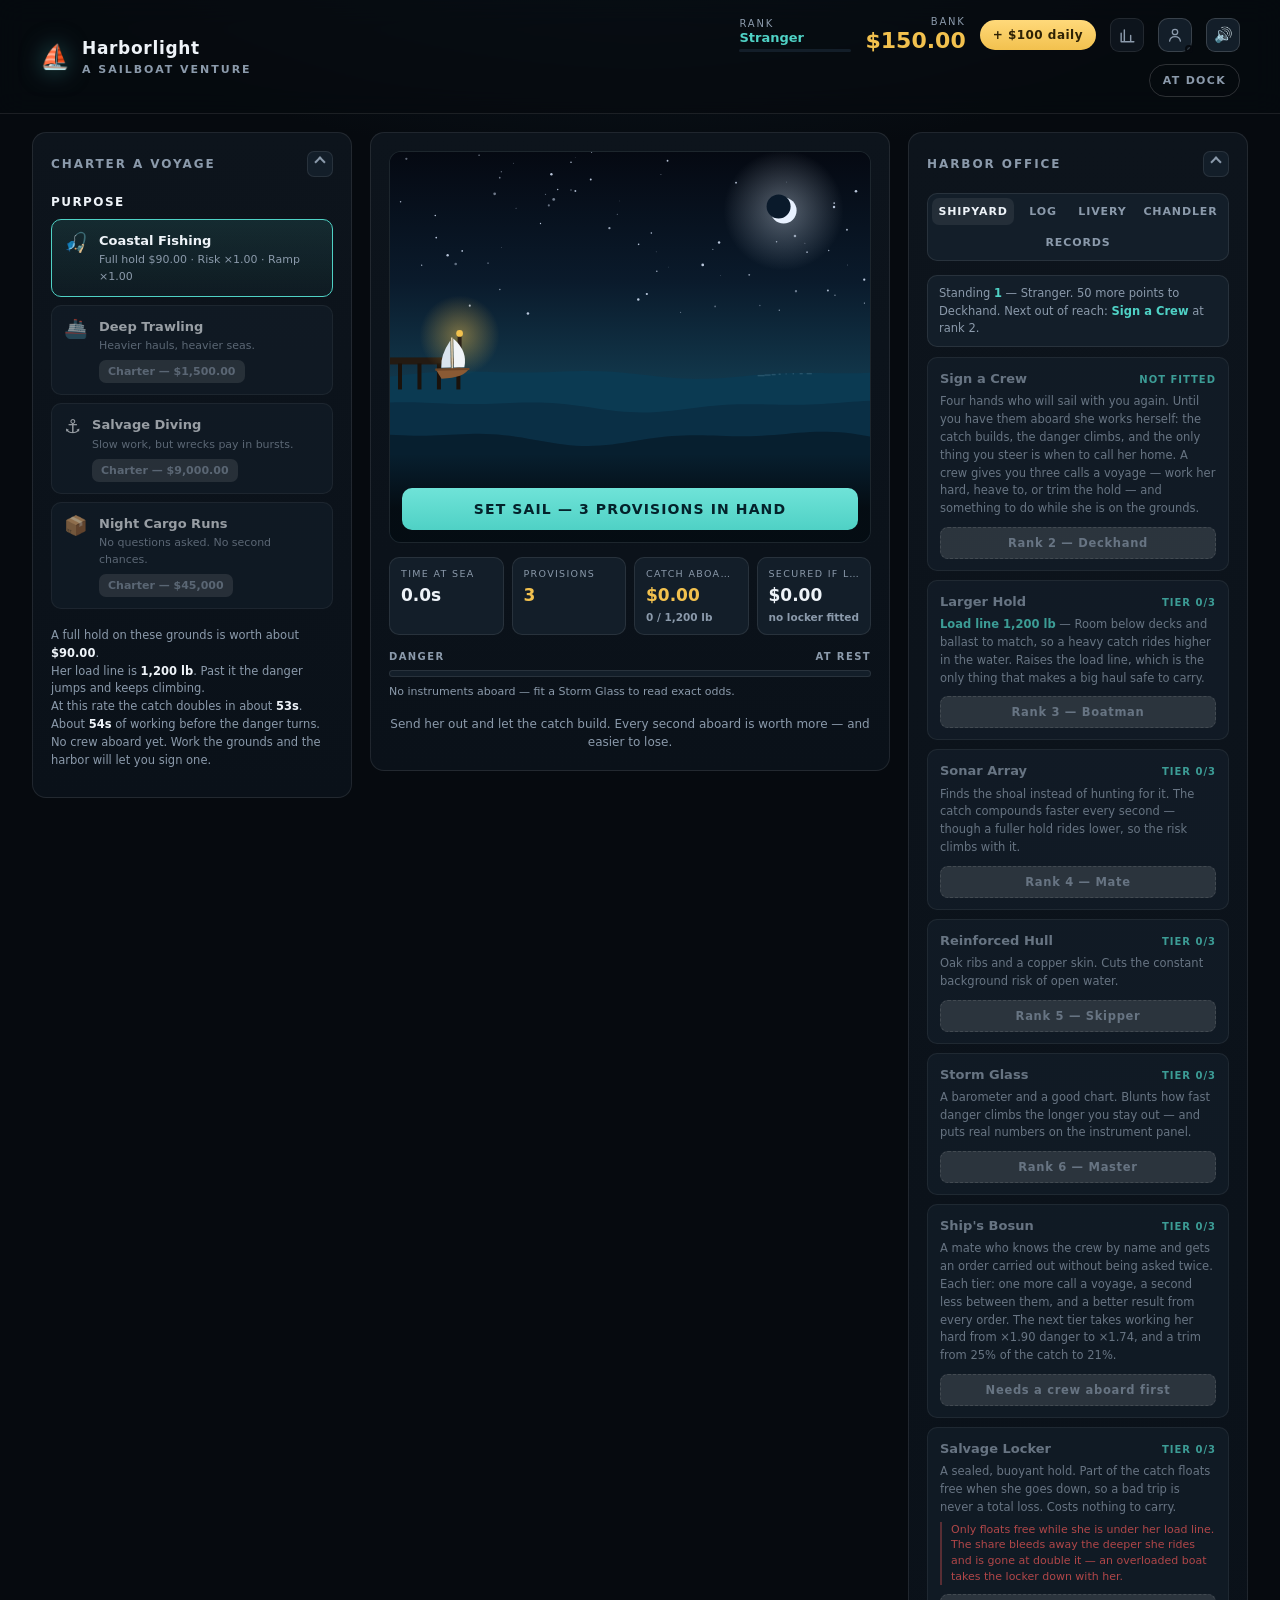
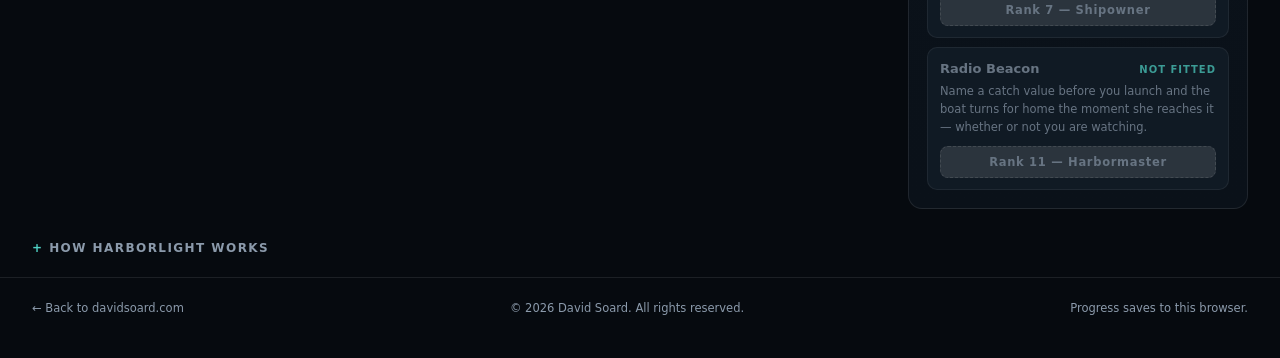
<file: docs/harborlight/index.html>
<!DOCTYPE html>
<html lang="en">
<head>
<meta charset="UTF-8">
<meta name="viewport" content="width=device-width, initial-scale=1.0">
<meta name="description" content="Harborlight — send a boat out, watch the catch build, and decide when to call her home.">
<meta name="author" content="David Soard">
<meta name="copyright" content="Copyright (c) 2026 David Soard. All rights reserved.">
<title>Harborlight | David Soard</title>
<link rel="icon" href="[data-uri]" type="image/svg+xml">
<style>
/* =========================================================
   HARBORLIGHT — a sailboat venture
   Copyright (c) 2026 David Soard. All rights reserved.
   ========================================================= */

:root {
  --bg: #060a0f;
  --surface: #0d141c;
  --surface-2: #131e29;
  --line: rgba(255,255,255,.09);
  --line-strong: rgba(255,255,255,.16);
  --text: #eef3f8;
  --muted: #8b9aab;
  --accent: #4fd1c5;
  --accent-soft: rgba(79,209,197,.14);
  --gold: #f2c14e;
  --danger: #ef5b5b;
  --good: #37c98b;
  --font: "Segoe UI", Inter, system-ui, -apple-system, BlinkMacSystemFont, sans-serif;
  --mono: "SFMono-Regular", ui-monospace, Menlo, Consolas, monospace;
  --radius: 14px;
  --rail: 46px;
}

* { box-sizing: border-box; }

/* Any `display` rule beats the hidden attribute's own `display: none`,
   so an element set to grid or flex stays laid out while hidden. That
   cost us twice: a closed full-screen sheet silently ate every click
   on the page, and the ledger showed its signed-in and signed-out
   panels at the same time. Settle it once, for everything. */
[hidden] { display: none !important; }

body {
  margin: 0;
  min-height: 100vh;
  font-family: var(--font);
  background:
    radial-gradient(1200px 600px at 50% -10%, #10222f 0%, transparent 60%),
    var(--bg);
  color: var(--text);
  line-height: 1.55;
  -webkit-font-smoothing: antialiased;
}

button { font-family: inherit; -webkit-tap-highlight-color: transparent; }
input { font-family: inherit; }

/* ---------------- Top bar ---------------- */

.topbar {
  display: flex;
  align-items: center;
  justify-content: space-between;
  gap: 16px;
  flex-wrap: wrap;
  padding: 16px clamp(16px, 4vw, 40px);
  border-bottom: 1px solid var(--line);
  background: rgba(6,10,15,.7);
  backdrop-filter: blur(14px);
  position: sticky;
  top: 0;
  z-index: 20;
}

.brand { display: flex; align-items: center; gap: 12px; }

.brand-mark {
  font-size: 24px;
  line-height: 1;
  filter: drop-shadow(0 0 12px rgba(79,209,197,.5));
}

.brand-text {
  display: flex;
  flex-direction: column;
  font-weight: 800;
  letter-spacing: .04em;
  font-size: 17px;
}

.brand-text em {
  font-style: normal;
  font-size: 11px;
  font-weight: 600;
  letter-spacing: .18em;
  text-transform: uppercase;
  color: var(--muted);
}

/* Wraps rather than overflowing. With standing beside the bank the row is
   four items plus the stipend button when it is due, which is wider than a
   360px phone — and a header that pushes the page into a horizontal scroll
   is worse than one that takes two lines. */
.topbar-right {
  display: flex;
  align-items: center;
  justify-content: flex-end;
  flex-wrap: wrap;
  gap: 10px 14px;
  min-width: 0;
}

/* ---------- The ledger (accounts) ---------- */
.account-btn {
  position: relative;
  width: 34px;
  height: 34px;
  display: grid;
  place-items: center;
  padding: 0;
  border: 1px solid var(--line-strong);
  border-radius: 10px;
  background: var(--surface-2);
  color: var(--muted);
  cursor: pointer;
  transition: color .18s ease, border-color .18s ease, background .18s ease;
}
.account-btn svg {
  width: 18px; height: 18px;
  fill: none; stroke: currentColor; stroke-width: 1.7;
  stroke-linecap: round; stroke-linejoin: round;
}
.account-btn:hover { color: var(--accent); border-color: var(--accent); background: var(--accent-soft); }
.account-btn.is-in { color: var(--accent); }

/* A dot rather than a word: the header has no room for a sentence, and
   the sheet says it in full when you open it. */
.account-dot {
  position: absolute;
  right: -2px; bottom: -2px;
  width: 8px; height: 8px;
  border-radius: 50%;
  border: 2px solid var(--bg);
  background: transparent;
  transition: background .25s ease;
}
.account-dot.is-off     { background: transparent; }
.account-dot.is-local   { background: var(--muted); }
.account-dot.is-syncing { background: var(--gold); }
.account-dot.is-synced  { background: var(--good); }
.account-dot.is-error   { background: var(--danger); }

.sheet {
  position: fixed;
  inset: 0;
  z-index: 60;
  display: grid;
  place-items: center;
  padding: 20px;
  background: rgba(3, 6, 10, .72);
  backdrop-filter: blur(4px);
  -webkit-backdrop-filter: blur(4px);
}

.sheet-card {
  width: 100%;
  max-width: 380px;
  background: var(--surface);
  border: 1px solid var(--line-strong);
  border-radius: var(--radius);
  box-shadow: 0 24px 60px rgba(0,0,0,.55);
  overflow: hidden;
}

.sheet-head {
  display: flex;
  align-items: center;
  justify-content: space-between;
  padding: 14px 16px;
  border-bottom: 1px solid var(--line);
}
.sheet-head h2 { margin: 0; font-size: 14px; letter-spacing: .04em; }

.sheet-close {
  background: none; border: none; cursor: pointer;
  color: var(--muted); font-size: 22px; line-height: 1; padding: 0 2px;
}
.sheet-close:hover { color: var(--text); }

.sheet-body { padding: 16px; display: grid; gap: 10px; }
.sheet-note { margin: 0 0 2px; font-size: 12px; line-height: 1.55; color: var(--muted); }
.sheet-who  { margin: 0; font-size: 13px; color: var(--muted); }
.sheet-who strong { color: var(--text); }
.sheet-sync { margin: 0; font-size: 11.5px; color: var(--muted); min-height: 16px; }
.sheet-sync.is-bad { color: var(--danger); }

.sheet-body form { display: grid; gap: 6px; }

.field-label {
  font-size: 10px;
  letter-spacing: .16em;
  text-transform: uppercase;
  color: var(--muted);
  margin-top: 4px;
}

.sheet-body input[type="email"],
.sheet-body input[type="password"],
.sheet-body input[type="text"] {
  width: 100%;
  padding: 9px 11px;
  font-size: 13px;
  color: var(--text);
  background: var(--surface-2);
  border: 1px solid var(--line-strong);
  border-radius: 9px;
}
.sheet-body input:focus-visible { outline: 2px solid var(--accent); outline-offset: 1px; }

.sheet-go { margin-top: 8px; }

.sheet-msg { margin: 2px 0 0; font-size: 11.5px; line-height: 1.5; color: var(--accent); }
.sheet-msg.is-bad { color: var(--danger); }

.sheet-links {
  display: flex;
  justify-content: space-between;
  gap: 12px;
  flex-wrap: wrap;
}

.linky {
  background: none; border: none; padding: 0;
  font-size: 11.5px; color: var(--muted);
  cursor: pointer; text-decoration: underline;
  text-underline-offset: 3px;
}
.linky:hover { color: var(--accent); }

/* Standing sits beside the bank because they are the two things that decide
   what the shipyard will sell you. The meter is the rank's own progress, not
   lifetime experience — what matters at a glance is how close the next rank
   is, not how far you have come. */
.standing { line-height: 1.2; min-width: 0; flex: 0 1 112px; }

.standing-label {
  display: block;
  font-size: 10px;
  letter-spacing: .18em;
  text-transform: uppercase;
  color: var(--muted);
}

.standing strong {
  display: block;
  font-size: 13px;
  font-weight: 700;
  color: var(--accent);
  /* Ellipsis as a backstop: the ranks are short enough to fit, but a long
     one must never be what pushes the header into a horizontal scroll. */
  white-space: nowrap;
  overflow: hidden;
  text-overflow: ellipsis;
}

.standing-track {
  display: block;
  margin-top: 4px;
  height: 3px;
  border-radius: 999px;
  background: var(--surface-2);
  overflow: hidden;
}

.standing-fill {
  display: block;
  height: 100%;
  width: 0%;
  border-radius: 999px;
  background: var(--accent);
  transition: width .4s ease;
}

.bank { text-align: right; line-height: 1.2; }

.bank-label {
  display: block;
  font-size: 10px;
  letter-spacing: .18em;
  text-transform: uppercase;
  color: var(--muted);
}

.bank strong {
  font-size: 22px;
  font-variant-numeric: tabular-nums;
  color: var(--gold);
  transition: color .2s ease;
}

.bank strong.flash-up { color: var(--good); }
.bank strong.flash-down { color: var(--danger); }

.daily-btn {
  flex: none;
  padding: 8px 13px;
  font-size: 12px;
  font-weight: 800;
  letter-spacing: .04em;
  color: #2e2205;
  background: linear-gradient(180deg, #ffd97a, var(--gold));
  border: none;
  border-radius: 999px;
  cursor: pointer;
  white-space: nowrap;
  animation: dailyPulse 2.4s ease-in-out infinite;
}

.daily-btn:hover { filter: brightness(1.08); animation: none; }

@keyframes dailyPulse {
  0%, 100% { box-shadow: 0 0 0 0 rgba(242,193,78,.5); }
  50%      { box-shadow: 0 0 0 7px rgba(242,193,78,0); }
}

.daily-note {
  margin: 10px 0 0;
  font-size: 11.5px;
  color: var(--gold);
}

.sound-btn {
  flex: none;
  width: 34px;
  height: 34px;
  padding: 0;
  font-size: 15px;
  line-height: 1;
  background: var(--surface-2);
  border: 1px solid var(--line-strong);
  border-radius: 9px;
  cursor: pointer;
  transition: all .15s ease;
}

.sound-btn:hover { border-color: var(--accent); background: var(--accent-soft); }
.sound-btn.is-muted { opacity: .5; }

.status-pill {
  font-size: 11px;
  font-weight: 700;
  letter-spacing: .12em;
  text-transform: uppercase;
  padding: 7px 13px;
  border-radius: 999px;
  border: 1px solid var(--line-strong);
  color: var(--muted);
  white-space: nowrap;
}

.status-pill[data-phase="working"] { color: var(--accent); border-color: rgba(79,209,197,.45); background: var(--accent-soft); }
.status-pill[data-phase="outbound"],
.status-pill[data-phase="returning"] { color: var(--gold); border-color: rgba(242,193,78,.4); }
.status-pill[data-phase="sunk"] { color: var(--danger); border-color: rgba(239,91,91,.5); background: rgba(239,91,91,.12); }

/* ---------------- Layout ---------------- */

.grid {
  display: grid;
  grid-template-columns: minmax(260px, 320px) minmax(0, 1fr) minmax(260px, 340px);
  gap: 18px;
  align-items: start;
  padding: 18px clamp(14px, 3vw, 32px);
  max-width: 1500px;
  margin: 0 auto;
}

/* A collapsed side panel shrinks to a rail and hands its width to the stage. */
.grid.left-collapsed  { grid-template-columns: var(--rail) minmax(0, 1fr) minmax(260px, 340px); }
.grid.right-collapsed { grid-template-columns: minmax(260px, 320px) minmax(0, 1fr) var(--rail); }
.grid.left-collapsed.right-collapsed { grid-template-columns: var(--rail) minmax(0, 1fr) var(--rail); }

.panel {
  background: linear-gradient(180deg, var(--surface) 0%, #0a1119 100%);
  border: 1px solid var(--line);
  border-radius: var(--radius);
  padding: 18px;
}

.panel-title {
  margin: 0;
  font-size: 12px;
  font-weight: 800;
  letter-spacing: .16em;
  text-transform: uppercase;
  color: var(--muted);
}

.panel-head {
  display: flex;
  align-items: center;
  justify-content: space-between;
  gap: 10px;
  margin-bottom: 16px;
}

.collapse-btn {
  flex: none;
  width: 26px;
  height: 26px;
  padding: 0;
  display: grid;
  place-items: center;
  background: var(--surface-2);
  border: 1px solid var(--line);
  border-radius: 7px;
  cursor: pointer;
  transition: all .15s ease;
}

.collapse-btn:hover { border-color: var(--line-strong); background: rgba(255,255,255,.06); }

/* chevron drawn from a rotated border corner */
.collapse-btn::before {
  content: "";
  width: 6px;
  height: 6px;
  border-right: 2px solid var(--muted);
  border-bottom: 2px solid var(--muted);
  transform: translateY(-2px) rotate(-135deg);
  transition: transform .18s ease, border-color .15s ease;
}

.collapse-btn:hover::before { border-color: var(--text); }
.collapse-btn[aria-expanded="false"]::before { transform: translateY(-2px) rotate(45deg); }

.rail-label { display: none; }

.panel.is-collapsed .panel-body { display: none; }
.panel.is-collapsed { padding: 12px; }
.panel.is-collapsed .panel-head { margin-bottom: 0; }

/* ---------------- Fields ---------------- */

.field { margin-bottom: 18px; }

.field-head {
  display: flex;
  align-items: baseline;
  justify-content: space-between;
  gap: 10px;
  margin-bottom: 7px;
}

.field-head label {
  font-size: 12px;
  font-weight: 700;
  letter-spacing: .12em;
  text-transform: uppercase;
  color: var(--text);
}

.field-note { font-size: 11px; color: var(--muted); font-variant-numeric: tabular-nums; }

.stake-row {
  display: flex;
  align-items: center;
  gap: 8px;
  background: var(--surface-2);
  border: 1px solid var(--line-strong);
  border-radius: 10px;
  padding: 9px 12px;
  transition: border-color .15s ease;
}

.stake-row:focus-within { border-color: var(--accent); }

.currency { color: var(--muted); font-weight: 700; }

.stake-row input {
  flex: 1;
  min-width: 0;
  background: none;
  border: none;
  outline: none;
  color: var(--text);
  font-size: 19px;
  font-weight: 700;
  font-variant-numeric: tabular-nums;
}

.stake-row input::-webkit-outer-spin-button,
.stake-row input::-webkit-inner-spin-button { -webkit-appearance: none; margin: 0; }
.stake-row input[type=number] { -moz-appearance: textfield; }

input[type=range] {
  width: 100%;
  margin: 12px 0 10px;
  -webkit-appearance: none;
  appearance: none;
  background: none;
}

input[type=range]::-webkit-slider-runnable-track {
  height: 4px;
  border-radius: 999px;
  background: var(--line-strong);
}
input[type=range]::-moz-range-track {
  height: 4px;
  border-radius: 999px;
  background: var(--line-strong);
}
input[type=range]::-webkit-slider-thumb {
  -webkit-appearance: none;
  width: 16px; height: 16px;
  margin-top: -6px;
  border-radius: 50%;
  background: var(--accent);
  border: none;
  cursor: pointer;
  box-shadow: 0 0 0 4px rgba(79,209,197,.16);
}
input[type=range]::-moz-range-thumb {
  width: 16px; height: 16px;
  border-radius: 50%;
  background: var(--accent);
  border: none;
  cursor: pointer;
}

.chip-row { display: flex; gap: 6px; }

.chip {
  flex: 1;
  padding: 7px 4px;
  font-size: 11px;
  font-weight: 700;
  letter-spacing: .06em;
  color: var(--muted);
  background: var(--surface-2);
  border: 1px solid var(--line);
  border-radius: 8px;
  cursor: pointer;
  transition: all .15s ease;
}

.chip:hover { color: var(--text); border-color: var(--line-strong); }

/* ---------------- Voyage cards ---------------- */

.voyage-list { display: flex; flex-direction: column; gap: 8px; }

.voyage {
  display: flex;
  align-items: flex-start;
  gap: 11px;
  width: 100%;
  text-align: left;
  padding: 11px 12px;
  background: var(--surface-2);
  border: 1px solid var(--line);
  border-radius: 10px;
  color: var(--text);
  cursor: pointer;
  transition: all .15s ease;
}

.voyage:hover { border-color: var(--line-strong); }

.voyage.is-active {
  border-color: var(--accent);
  background: linear-gradient(180deg, rgba(79,209,197,.12), rgba(79,209,197,.04));
}

.voyage.is-locked { opacity: .62; cursor: default; }
.voyage.is-locked:hover { border-color: var(--line); }
.voyage.is-affordable { opacity: 1; }

.voyage-icon { font-size: 19px; line-height: 1.25; }

.voyage-body { flex: 1; min-width: 0; }

.voyage-name { display: block; font-size: 13px; font-weight: 700; }

.voyage-meta {
  display: block;
  font-size: 11px;
  color: var(--muted);
  font-variant-numeric: tabular-nums;
}

.voyage-charter {
  margin-top: 6px;
  padding: 5px 9px;
  font-size: 11px;
  font-weight: 700;
  color: var(--bg);
  background: var(--gold);
  border: none;
  border-radius: 7px;
  cursor: pointer;
}

.voyage-charter:disabled { background: var(--line-strong); color: var(--muted); cursor: default; }

/* ---------------- Toggle ---------------- */

.toggle { display: flex; align-items: flex-start; gap: 11px; cursor: pointer; }
.toggle input { position: absolute; opacity: 0; width: 0; height: 0; }

.toggle-box {
  flex: none;
  width: 18px; height: 18px;
  margin-top: 2px;
  border-radius: 5px;
  border: 1px solid var(--line-strong);
  background: var(--surface-2);
  position: relative;
  transition: all .15s ease;
}

.toggle input:checked + .toggle-box { background: var(--accent); border-color: var(--accent); }

.toggle input:checked + .toggle-box::after {
  content: "";
  position: absolute;
  left: 5px; top: 1px;
  width: 5px; height: 10px;
  border: solid var(--bg);
  border-width: 0 2px 2px 0;
  transform: rotate(45deg);
}

.toggle-text strong { display: block; font-size: 13px; }
.toggle-text em { font-style: normal; font-size: 11px; color: var(--muted); }

/* ---------------- Buttons ---------------- */

.cost-summary {
  font-size: 11.5px;
  color: var(--muted);
  min-height: 34px;
  margin-bottom: 10px;
  font-variant-numeric: tabular-nums;
}

.cost-summary b { color: var(--text); font-weight: 700; }

.primary {
  width: 100%;
  padding: 13px;
  font-size: 14px;
  font-weight: 800;
  letter-spacing: .08em;
  text-transform: uppercase;
  color: #04222b;
  background: linear-gradient(180deg, #6fe3d8, var(--accent));
  border: none;
  border-radius: 10px;
  cursor: pointer;
  transition: filter .15s ease, opacity .15s ease;
}

.primary:hover:not(:disabled) { filter: brightness(1.08); }
.primary:disabled { opacity: .4; cursor: default; }

.action-btn.is-recall {
  color: #2c0808;
  background: linear-gradient(180deg, #ff8b7a, #ef5b5b);
}

.action-btn.is-abort {
  color: #2e2205;
  background: linear-gradient(180deg, #ffd97a, var(--gold));
}

.ghost {
  width: 100%;
  margin-top: 10px;
  padding: 10px;
  font-size: 12px;
  font-weight: 700;
  color: var(--muted);
  background: none;
  border: 1px dashed var(--line-strong);
  border-radius: 10px;
  cursor: pointer;
  transition: all .15s ease;
}

.ghost:hover { color: var(--text); border-color: var(--muted); }
.ghost.small { font-size: 11px; padding: 8px; margin-top: 16px; }

/* ---------------- Stage ---------------- */

.stage { display: flex; flex-direction: column; gap: 14px; }

.sea-wrap {
  position: relative;
  border-radius: 12px;
  overflow: hidden;
  border: 1px solid var(--line);
  background: #071018;
}

#sea { display: block; width: 100%; height: 390px; }

.sea-overlay { position: absolute; inset: 0; pointer-events: none; }

.float-msg {
  position: absolute;
  transform: translate(-50%, 0);
  font-size: 12px;
  font-weight: 800;
  letter-spacing: .02em;
  text-shadow: 0 2px 8px rgba(0,0,0,.8);
  white-space: nowrap;
  animation: floatUp 1.9s ease-out forwards;
}

.float-msg.good { color: var(--good); }
.float-msg.gold { color: var(--gold); }
.float-msg.bad  { color: var(--danger); }
.float-msg.info { color: var(--accent); }

@keyframes floatUp {
  0%   { opacity: 0; transform: translate(-50%, 8px); }
  15%  { opacity: 1; transform: translate(-50%, 0); }
  100% { opacity: 0; transform: translate(-50%, -46px); }
}

.readouts {
  display: grid;
  grid-template-columns: repeat(4, minmax(0, 1fr));
  gap: 8px;
}

.readout {
  background: var(--surface-2);
  border: 1px solid var(--line);
  border-radius: 10px;
  padding: 9px 11px;
}

.readout-label {
  display: block;
  font-size: 9.5px;
  letter-spacing: .14em;
  text-transform: uppercase;
  color: var(--muted);
  white-space: nowrap;
  overflow: hidden;
  text-overflow: ellipsis;
}

/* Past the load line the number stops being a status and becomes a warning. */
.readout-sub.is-over {
  color: var(--danger);
  font-weight: 800;
}

.readout strong {
  font-size: 17px;
  font-variant-numeric: tabular-nums;
}

.readout .gold { color: var(--gold); }

/* The weight under the catch — present, but never competing with the value. */
.readout-sub {
  display: block;
  margin-top: 1px;
  /* Reserved on every tile, with the line box pinned so an empty sub is
     exactly as tall as a filled one and the rows stay level. */
  min-height: 15px;
  line-height: 15px;
  font-size: 10.5px;
  font-weight: 600;
  color: var(--muted);
  font-variant-numeric: tabular-nums;
  white-space: nowrap;
  overflow: hidden;
  text-overflow: ellipsis;
}

.risk { }

.risk-head {
  display: flex;
  justify-content: space-between;
  font-size: 10px;
  font-weight: 700;
  letter-spacing: .14em;
  text-transform: uppercase;
  color: var(--muted);
  margin-bottom: 6px;
}

#risk-label { color: var(--good); transition: color .3s ease; }

.risk-track {
  height: 7px;
  border-radius: 999px;
  background: var(--surface-2);
  border: 1px solid var(--line);
  overflow: hidden;
}

.risk-fill {
  height: 100%;
  width: 0%;
  border-radius: 999px;
  background-color: var(--good);
  transition: width .18s linear, background-color .4s ease, box-shadow .3s ease;
}

/* Past "Rising" the bar starts breathing, so danger is visible from the
   corner of your eye without reading the label. */
.risk-fill.is-critical {
  animation: riskPulse 1.1s ease-in-out infinite;
}

@keyframes riskPulse {
  0%, 100% { box-shadow: 0 0 0 0 rgba(239,91,91,.0); filter: brightness(1); }
  50%      { box-shadow: 0 0 8px 1px rgba(239,91,91,.55); filter: brightness(1.18); }
}

@media (prefers-reduced-motion: reduce) {
  .risk-fill.is-critical { animation: none; }
}

.risk-note { margin-top: 6px; font-size: 11px; color: var(--muted); font-variant-numeric: tabular-nums; }

/* ---------- The crew, on the water ----------
   The controls live on the scene rather than in cards under it: the crew
   stand off in the top-left corner, where the sky is empty at every width,
   and the one button that runs the loop sits along the bottom of the sea.
   Icons rather than words, because three labelled buttons over the water
   would be a second panel wearing the scene as a background. */
.crew {
  position: absolute;
  top: 10px;
  left: 10px;
  display: flex;
  align-items: center;
  gap: 8px;
  padding: 6px 9px 6px 6px;
  border-radius: 12px;
  background: rgba(6, 12, 19, .58);
  border: 1px solid rgba(255,255,255,.10);
  backdrop-filter: blur(6px);
  -webkit-backdrop-filter: blur(6px);
  transition: opacity .25s ease;
}

.crew.is-spent { opacity: .62; }

.crew-row { display: flex; gap: 5px; }

.crew-btn {
  position: relative;
  overflow: hidden;
  width: 38px;
  height: 38px;
  display: grid;
  place-items: center;
  padding: 0;
  border: 1px solid var(--line-strong);
  border-radius: 9px;
  background: rgba(19, 30, 41, .85);
  color: var(--text);
  cursor: pointer;
  transition: border-color .18s ease, background .18s ease, color .18s ease, transform .1s ease;
}

.crew-btn svg {
  width: 21px;
  height: 21px;
  fill: none;
  stroke: currentColor;
  stroke-width: 1.7;
  stroke-linecap: round;
  stroke-linejoin: round;
}

.crew-btn:hover:not(:disabled) {
  border-color: var(--accent);
  background: var(--accent-soft);
  color: var(--accent);
}
.crew-btn:active:not(:disabled) { transform: translateY(1px); }
.crew-btn:disabled { cursor: default; color: var(--muted); }
.crew-btn:focus-visible { outline: 2px solid var(--accent); outline-offset: 2px; }

.crew-key {
  position: absolute;
  bottom: 1px;
  right: 3px;
  font-family: var(--mono);
  font-size: 8px;
  line-height: 1;
  color: var(--muted);
}

/* Drains downward as the call comes back, so the icon is uncovered from the
   bottom up — a recharge rather than a greyed-out button. */
.crew-cool {
  position: absolute;
  inset: 0 0 auto 0;
  height: 0%;
  background: rgba(6, 10, 15, .70);
  pointer-events: none;
  transition: height .1s linear;
}

/* One pip a call. Stacks into two columns once the bosun pushes it past
   four, so the cluster never grows a long tail across the water. */
.crew-pips {
  display: grid;
  grid-auto-flow: column;
  grid-template-rows: repeat(3, auto);
  gap: 4px;
  align-content: center;
}

.crew-pips i {
  display: block;
  width: 6px;
  height: 6px;
  border-radius: 50%;
  background: var(--accent);
  box-shadow: 0 0 5px rgba(79,209,197,.55);
  transition: background .2s ease, box-shadow .2s ease;
}

.crew-pips i.is-spent {
  background: transparent;
  box-shadow: inset 0 0 0 1px var(--line-strong);
}

/* ---------- The action bar, on the water ---------- */
.stage-hud {
  position: absolute;
  left: 0;
  right: 0;
  bottom: 0;
  padding: 34px 12px 12px;
  background: linear-gradient(to top, rgba(4, 9, 14, .86) 38%, rgba(4, 9, 14, 0));
  pointer-events: none;
}

.stage-hud .action-btn { pointer-events: auto; }

@media (max-width: 560px) {
  .topbar { gap: 10px; padding: 12px clamp(12px, 4vw, 40px); }
  /* Takes the whole second line rather than being sized to the space left
     beside the brand on the first — otherwise the row is narrower than its
     own contents and the mute button drops to a third line. */
  .topbar-right { gap: 8px; flex: 1 1 100%; }
  /* Rank, bank, stipend, account and mute all have to fit one line at
     360px or the header grows a third row. Measured, not guessed. */
  .standing { flex: 0 1 84px; }
  .account-btn, .sound-btn { width: 32px; height: 32px; }
  /* The action bar on the water says the same thing in more words — "Set
     sail", "Call her back", "Sailing home" — so on a phone the pill is a
     third header row spent on nothing. */
  .topbar .status-pill { display: none; }
  .daily-btn { padding: 6px 10px; font-size: 10.5px; }
  .standing strong { font-size: 12px; }
  .crew { top: 8px; left: 8px; gap: 6px; padding: 5px 7px 5px 5px; }
  .crew-btn { width: 40px; height: 40px; }
  .stage-hud { padding: 30px 9px 9px; }
  /* Keeps "Call her back — bank $46.44" on one line, so the bar does not
     grow a second row and eat the scene it is sitting on. */
  .stage-hud .action-btn { font-size: 12px; letter-spacing: .04em; padding: 12px 8px; }
}

.stage-hint {
  margin: 0;
  font-size: 12px;
  color: var(--muted);
  text-align: center;
  min-height: 36px;
  transition: color .25s ease;
}

/* The hint carries the tone of whatever it is reporting. */
.stage-hint.good { color: var(--good); }
.stage-hint.bad  { color: var(--danger); }
.stage-hint.gold { color: var(--gold); }
.stage-hint.info { color: var(--accent); }

/* ---------------- Tabs / side ---------------- */

.tabs {
  display: flex;
  /* Wraps to a second row rather than running off the side. Five tabs
     no longer fit on a 360px phone, and `flex: 1` cannot save it: a
     flex item will not shrink below its own text, so the row simply
     overflowed. Third time narrow widths have caught this project. */
  flex-wrap: wrap;
  gap: 4px;
  padding: 4px;
  background: var(--surface-2);
  border: 1px solid var(--line);
  border-radius: 10px;
  margin-bottom: 14px;
}

.tab {
  /* auto basis, so each tab asks for its own label's width and the row
     wraps when they no longer fit; they still share the slack evenly
     once wrapped. */
  flex: 1 1 auto;
  /* Just wide enough to keep LOG from looking like a typo next to its
     neighbours, and no wider: every extra pixel here is what decided
     whether five tabs fit the column on a desktop or wrapped. */
  min-width: 3.1rem;
  padding: 7px 6px;
  font-size: 11px;
  font-weight: 700;
  letter-spacing: .08em;
  text-transform: uppercase;
  color: var(--muted);
  background: none;
  border: none;
  border-radius: 7px;
  cursor: pointer;
  transition: all .15s ease;
}

.tab.is-active { color: var(--text); background: rgba(255,255,255,.07); }

.tab-body { display: none; }
.tab-body.is-active { display: block; }

.upgrade-list { display: flex; flex-direction: column; gap: 9px; }

.upgrade {
  background: var(--surface-2);
  border: 1px solid var(--line);
  border-radius: 10px;
  padding: 11px 12px;
}

.upgrade.is-max { border-color: rgba(79,209,197,.35); }

.upgrade-head {
  display: flex;
  align-items: baseline;
  justify-content: space-between;
  gap: 8px;
}

.upgrade-name { font-size: 13px; font-weight: 700; }

.upgrade-tier {
  font-size: 10px;
  font-weight: 800;
  letter-spacing: .1em;
  color: var(--accent);
  font-variant-numeric: tabular-nums;
}

.upgrade-desc { font-size: 11.5px; color: var(--muted); margin: 4px 0 9px; }

/* A caveat the player has to meet before the upgrade pays — set apart from
   the blurb, because a warning buried in muted body copy is not a warning. */
.upgrade-warn {
  font-size: 11px;
  line-height: 1.45;
  color: var(--danger);
  margin: -4px 0 9px;
  padding-left: 9px;
  border-left: 2px solid rgba(239, 91, 91, .45);
}

.shipyard-note {
  margin: 0 0 10px;
  padding: 9px 11px;
  font-size: 11.5px;
  line-height: 1.5;
  color: var(--muted);
  background: var(--surface-2);
  border: 1px solid var(--line);
  border-radius: 10px;
}
.shipyard-note b { color: var(--accent); font-weight: 700; }

/* A locked tier still shows its blurb — you should be able to read what you
   are working toward — but the card steps back and the button states the rank
   instead of the price. */
.upgrade.is-locked { opacity: .72; }
.upgrade.is-locked .upgrade-name { color: var(--muted); }

.upgrade-buy.locked {
  background: transparent;
  border: 1px dashed var(--line-strong);
  color: var(--muted);
  cursor: default;
}

.upgrade-buy {
  width: 100%;
  padding: 8px;
  font-size: 11.5px;
  font-weight: 800;
  letter-spacing: .06em;
  color: #04222b;
  background: var(--accent);
  border: none;
  border-radius: 8px;
  cursor: pointer;
  transition: filter .15s ease;
}

.upgrade-buy:hover:not(:disabled) { filter: brightness(1.08); }
.upgrade-buy:disabled { background: var(--line-strong); color: var(--muted); cursor: default; }
.upgrade-buy.maxed { background: none; border: 1px solid rgba(79,209,197,.35); color: var(--accent); }

/* ---------------- Coin store ---------------- */

.store-list { display: flex; flex-direction: column; gap: 9px; }

.store-state {
  font-size: 11.5px;
  line-height: 1.5;
  color: var(--muted);
  padding: 11px 12px;
  border: 1px dashed var(--line-strong);
  border-radius: 10px;
}

.store-state.is-closed { color: var(--muted); }
.store-state strong { color: var(--gold); }

.store-section {
  font-size: 10px;
  font-weight: 800;
  letter-spacing: .16em;
  text-transform: uppercase;
  color: var(--muted);
  padding: 4px 2px 0;
}

.pack {
  cursor: pointer;
  display: grid;
  grid-template-columns: 1fr auto;
  align-items: center;
  gap: 4px 12px;
  background: var(--surface-2);
  border: 1px solid var(--line);
  border-radius: 10px;
  padding: 11px 12px;
}

.pack-head { display: flex; align-items: center; gap: 8px; }
.pack-name { font-size: 13px; font-weight: 700; }

.pack-tag {
  font-size: 9px;
  font-weight: 800;
  letter-spacing: .1em;
  text-transform: uppercase;
  color: var(--bg);
  background: var(--accent);
  border-radius: 999px;
  padding: 2px 7px;
}

.pack-coins {
  grid-column: 1;
  font-size: 16px;
  font-weight: 700;
  font-variant-numeric: tabular-nums;
  color: var(--gold);
}

.pack-buy {
  grid-column: 2;
  grid-row: 1 / span 2;
  min-width: 74px;
  padding: 9px 12px;
  font-size: 12.5px;
  font-weight: 800;
  color: #04222b;
  background: var(--accent);
  border: none;
  border-radius: 8px;
  cursor: pointer;
}

.pack-buy:disabled { background: var(--line-strong); color: var(--muted); cursor: not-allowed; }

.store-msg { margin: 2px 0 0; font-size: 11.5px; line-height: 1.5; color: var(--gold); min-height: 16px; }

.log {
  list-style: none;
  margin: 0;
  padding: 0;
  max-height: 460px;
  overflow-y: auto;
  font-size: 12px;
}

.log li {
  padding: 7px 0;
  border-bottom: 1px solid var(--line);
  color: var(--muted);
  display: flex;
  gap: 8px;
}

.log li:last-child { border-bottom: none; }
.log .log-tick { flex: none; font-variant-numeric: tabular-nums; opacity: .55; font-size: 10.5px; padding-top: 1px; }
.log .good { color: var(--good); }
.log .bad { color: var(--danger); }
.log .gold { color: var(--gold); }
.log .info { color: var(--accent); }

.stats { margin: 0; display: grid; grid-template-columns: 1fr auto; gap: 0; font-size: 12.5px; }

.stats dt { color: var(--muted); padding: 7px 0; border-bottom: 1px solid var(--line); }
.stats dd {
  margin: 0;
  padding: 7px 0;
  text-align: right;
  font-weight: 700;
  font-variant-numeric: tabular-nums;
  border-bottom: 1px solid var(--line);
}

/* ---------------- How-to + footer ---------------- */

.howto {
  max-width: 1500px;
  margin: 0 auto;
  padding: 0 clamp(14px, 3vw, 32px) 8px;
}

.howto summary {
  cursor: pointer;
  font-size: 12px;
  font-weight: 700;
  letter-spacing: .12em;
  text-transform: uppercase;
  color: var(--muted);
  padding: 12px 0;
  list-style: none;
}

.howto summary::-webkit-details-marker { display: none; }
.howto summary::before { content: "+ "; color: var(--accent); }
.howto[open] summary::before { content: "\2212 "; }
.howto summary:hover { color: var(--text); }

.howto-body {
  border-left: 2px solid var(--line-strong);
  padding-left: 16px;
  font-size: 13px;
  color: var(--muted);
  max-width: 70ch;
}

.howto-body p { margin: 0 0 10px; }
.howto-body strong { color: var(--text); }

/* The crew buttons carry no words on the water, so the how-to has to show
   the same three marks beside what they do. */
.howto-keys { list-style: none; margin: 0 0 10px; padding: 0; display: grid; gap: 9px; }

.howto-keys li { display: flex; align-items: flex-start; gap: 11px; }

.howto-icon {
  flex: 0 0 auto;
  display: grid;
  place-items: center;
  width: 32px;
  height: 32px;
  border: 1px solid var(--line-strong);
  border-radius: 8px;
  background: var(--surface-2);
  color: var(--text);
}

.howto-icon svg {
  width: 18px;
  height: 18px;
  fill: none;
  stroke: currentColor;
  stroke-width: 1.7;
  stroke-linecap: round;
  stroke-linejoin: round;
}

.site-footer {
  display: flex;
  justify-content: space-between;
  gap: 16px;
  flex-wrap: wrap;
  max-width: 1500px;
  margin: 0 auto;
  padding: 22px clamp(14px, 3vw, 32px) 40px;
  font-size: 11.5px;
  color: var(--muted);
  border-top: 1px solid var(--line);
}

.site-footer .copyright { color: var(--muted); }

.site-footer a { color: var(--muted); text-decoration: none; }
.site-footer a:hover { color: var(--accent); }

/* ---------------- Responsive ---------------- */

@media (min-width: 1081px) {
  /* On the rail the panel turns vertical: title reads bottom-to-top under the toggle. */
  .panel.is-collapsed {
    padding: 12px 8px;
    min-height: 190px;
    display: flex;
    flex-direction: column;
    align-items: center;
    gap: 12px;
    overflow: hidden;
  }

  .panel.is-collapsed .panel-head { margin: 0; }
  .panel.is-collapsed .panel-title { display: none; }

  .panel.is-collapsed .rail-label {
    display: block;
    writing-mode: vertical-rl;
    transform: rotate(180deg);
    font-size: 11px;
    font-weight: 800;
    letter-spacing: .16em;
    text-transform: uppercase;
    color: var(--muted);
    white-space: nowrap;
  }

  /* A collapsed rail points the way it will open: left panel opens right, and vice versa. */
  .panel.is-collapsed .collapse-btn::before { transform: translate(1px, -2px) rotate(135deg); }
  #panel-launch.is-collapsed .collapse-btn::before { transform: translate(-1px, -2px) rotate(-45deg); }
}

@media (max-width: 1080px) {
  .grid,
  .grid.left-collapsed,
  .grid.right-collapsed,
  .grid.left-collapsed.right-collapsed { grid-template-columns: minmax(0, 1fr) minmax(0, 1fr); }
  #panel-stage { grid-column: 1 / -1; order: -1; }
}

@media (max-width: 720px) {
  .grid,
  .grid.left-collapsed,
  .grid.right-collapsed,
  .grid.left-collapsed.right-collapsed { grid-template-columns: minmax(0, 1fr); }
  #sea { height: 280px; }
  .readouts { grid-template-columns: repeat(2, minmax(0, 1fr)); }
  .bank strong { font-size: 19px; }
  .topbar { padding: 12px 16px; }
}


/* ---------------- The harbor register ---------------- */

.register-btn {
  display: inline-flex;
  align-items: center;
  justify-content: center;
  width: 34px;
  height: 34px;
  padding: 0;
  border: 1px solid var(--line);
  border-radius: 9px;
  background: var(--surface);
  color: var(--muted);
  cursor: pointer;
}
.register-btn:hover { color: var(--text); border-color: var(--muted); }
.register-btn svg {
  width: 19px;
  height: 19px;
  fill: none;
  stroke: currentColor;
  stroke-width: 1.8;
  stroke-linecap: round;
}

.board { margin: 0 0 1.1rem; }

.board-list {
  margin: 0;
  padding: 0;
  list-style: none;
}

/* Four columns: position, name, rank, standing. The name takes the
   slack so a long one truncates instead of shoving the score off the
   edge, which is what a table layout would do here. */
.board-row {
  display: grid;
  grid-template-columns: 1.9rem minmax(0, 1fr) auto auto;
  gap: 0.6rem;
  align-items: baseline;
  padding: 0.42rem 0.5rem;
  border-bottom: 1px solid var(--line);
  font-size: 0.95rem;
}
.board-row:last-child { border-bottom: 0; }

.board-pos {
  color: var(--muted);
  font-variant-numeric: tabular-nums;
  text-align: right;
}
/* Holds the flag, the name and the supporter mark. The truncation moves
   to the text itself: with the dot as a sibling, ellipsis on the parent
   would clip the flag rather than the long name. */
.board-name {
  display: flex;
  align-items: center;
  gap: 0.4rem;
  min-width: 0;
  font-weight: 600;
}

.board-name-text {
  overflow: hidden;
  text-overflow: ellipsis;
  white-space: nowrap;
}

/* A burgee, pointing the way hers does on the water. */
.board-flag {
  flex: none;
  width: 0.6rem;
  height: 0.6rem;
  background: var(--flag, var(--muted));
  clip-path: polygon(0 0, 100% 50%, 0 100%);
}

.board-supporter {
  flex: none;
  color: var(--gold);
  font-size: 0.78rem;
  line-height: 1;
}
.board-rank {
  color: var(--muted);
  font-size: 0.82rem;
}
.board-xp {
  font-variant-numeric: tabular-nums;
  font-weight: 600;
  color: var(--gold);
}

/* Your own row, so you can find yourself without reading every name. */
.board-row.is-me {
  background: var(--surface-2);
  border-radius: 7px;
}
.board-row.is-me .board-name { color: var(--gold); }

/* Pinned under the board when you are below the last visible place.
   The dashed rule says "there is a gap here" without pretending to
   know how big it is. */
.board-you {
  margin-top: 0;
  border-top: 1px dashed var(--line-strong);
  padding-top: 0.2rem;
}
.board-you .board-row { border-bottom: 0; }

.board-empty,
.board-hint {
  margin: 0.3rem 0 0;
  color: var(--muted);
  font-size: 0.84rem;
}

.board-join { margin-top: 0.4rem; }

/* The rank title is the first thing to go when there is no room for it;
   the position, the name and the score are the board. */
@media (max-width: 460px) {
  .board-row { grid-template-columns: 1.6rem minmax(0, 1fr) auto; }
  .board-rank { display: none; }
}


/* ---------------- Livery ---------------- */

.livery-group { margin-bottom: 1.1rem; }
.livery-group:last-child { margin-bottom: 0; }

.livery-title {
  margin: 0 0 0.5rem;
  font-size: 0.78rem;
  font-weight: 600;
  letter-spacing: 0.08em;
  text-transform: uppercase;
  color: var(--muted);
}

/* Wraps rather than scrolls: six swatches fit two rows on a phone and
   one on a desktop, and a horizontal scroller hides the sets at the end
   from anyone who does not think to drag it. */
.livery-row {
  display: flex;
  flex-wrap: wrap;
  gap: 0.5rem;
}

.swatch {
  display: flex;
  flex-direction: column;
  align-items: center;
  gap: 0.3rem;
  width: 4.1rem;
  padding: 0.45rem 0.2rem;
  border: 1px solid var(--line);
  border-radius: 10px;
  background: var(--surface);
  color: var(--muted);
  font: inherit;
  font-size: 0.72rem;
  cursor: pointer;
}
.swatch:hover:not(:disabled) { border-color: var(--line-strong); color: var(--text); }

.swatch.is-on {
  border-color: var(--accent);
  background: var(--accent-soft);
  color: var(--text);
}

.swatch.is-locked,
.swatch:disabled {
  opacity: 0.4;
  cursor: not-allowed;
}

/* The pair of tones, split corner to corner: the upper half is the
   mainsail or the hull, the lower the jib or the gunwale. */
/* No flag: an outline where a colour would be, rather than a chip that
   looks like it failed to load. */
.swatch-chip.is-empty {
  background: none;
  border-style: dashed;
  border-color: var(--line-strong);
}

.swatch-chip {
  width: 2.1rem;
  height: 2.1rem;
  border-radius: 50%;
  border: 1px solid rgba(0, 0, 0, .35);
  background: linear-gradient(135deg, var(--a, #888) 0 50%, var(--b, #555) 50% 100%);
}

.swatch-name {
  max-width: 100%;
  overflow: hidden;
  text-overflow: ellipsis;
  white-space: nowrap;
}
</style>
<!-- Order matters: cloud.js publishes window.HarborlightCloud, which
     game.js looks for at boot. Both deferred, so order is preserved. -->


</head>
<body>

<header class="topbar">
  <div class="brand">
    <span class="brand-mark">&#9973;</span>
    <span class="brand-text">Harborlight<em>a sailboat venture</em></span>
  </div>
  <div class="topbar-right">
    <div class="standing" id="standing" title="Standing">
      <span class="standing-label">Rank</span>
      <strong id="rank-name">Stranger</strong>
      <span class="standing-track"><span class="standing-fill" id="rank-fill"></span></span>
    </div>
    <div class="bank">
      <span class="bank-label">Bank</span>
      <strong id="bank">$0</strong>
    </div>
    <button class="daily-btn" id="daily-btn" hidden>+ $100 daily</button>
    <button class="register-btn" id="register-btn" aria-label="Harbor register">
      <svg viewBox="0 0 24 24" aria-hidden="true" focusable="false">
        <path d="M4 20V9m0 11h16M8 20V5m0 15h4m4 0v-8"/>
      </svg>
    </button>
    <button class="account-btn" id="account-btn" hidden aria-label="Account">
      <svg viewBox="0 0 24 24" aria-hidden="true" focusable="false">
        <circle cx="12" cy="8" r="3.6"/><path d="M4.8 20.2c.6-3.9 3.6-6 7.2-6s6.6 2.1 7.2 6"/>
      </svg>
      <span class="account-dot" id="account-dot" aria-hidden="true"></span>
    </button>
    <button class="sound-btn" id="sound-btn" aria-pressed="true" aria-label="Mute sound">&#128266;</button>
    <div class="status-pill" id="status-pill" data-phase="idle">At dock</div>
  </div>
</header>

<main class="grid" id="grid">

  <!-- ============ LAUNCH PANEL ============ -->
  <section class="panel collapsible" id="panel-launch">
    <div class="panel-head">
      <h2 class="panel-title">Charter a voyage</h2>
      <button class="collapse-btn" data-collapse="launch" aria-expanded="true"
              aria-controls="launch-body" aria-label="Collapse the charter panel"></button>
    </div>
    <span class="rail-label" aria-hidden="true">Charter a voyage</span>

    <div class="panel-body" id="launch-body">
      <div class="field">
        <div class="field-head"><label>Purpose</label></div>
        <div id="voyage-list" class="voyage-list"></div>
      </div>

      <div class="field" id="beacon-field" hidden>
        <div class="field-head">
          <label for="auto-recall">Beacon auto-recall</label>
          <span class="field-note">at catch value</span>
        </div>
        <div class="stake-row">
          <span class="currency">$</span>
          <input type="number" id="auto-recall" min="1" step="10" placeholder="off" inputmode="decimal">
        </div>
      </div>

      <div class="cost-summary" id="cost-summary"></div>

      <p class="daily-note" id="daily-note" hidden></p>
    </div>
  </section>

  <!-- ============ STAGE ============ -->
  <section class="panel stage" id="panel-stage">
    <div class="sea-wrap">
      <canvas id="sea"></canvas>
      <div class="sea-overlay" id="sea-overlay"></div>

      <!-- Everything you do is on the water now: the crew stand off in the
           top corner, and the one control that runs the loop sits along the
           bottom of the scene. -->
      <div class="crew" id="crew" hidden>
        <div class="crew-row" id="crew-row"></div>
        <div class="crew-pips" id="crew-calls"></div>
      </div>

      <div class="stage-hud">
        <button class="primary action-btn" id="action-btn">Set sail</button>
      </div>
    </div>

    <div class="readouts">
      <div class="readout">
        <span class="readout-label">Time at sea</span>
        <strong id="r-time">0.0s</strong>
        <span class="readout-sub"></span>
      </div>
      <div class="readout">
        <span class="readout-label">Provisions</span>
        <strong id="r-mult" class="gold">0</strong>
        <span class="readout-sub"></span>
      </div>
      <div class="readout">
        <span class="readout-label">Catch aboard</span>
        <strong id="r-haul" class="gold">$0</strong>
        <span class="readout-sub" id="r-weight">0 lb</span>
      </div>
      <div class="readout">
        <span class="readout-label">Secured if lost</span>
        <strong id="r-value">$0</strong>
        <span class="readout-sub" id="r-locker"></span>
      </div>
    </div>

    <div class="risk">
      <div class="risk-head">
        <span>Danger</span>
        <span id="risk-label">Calm</span>
      </div>
      <div class="risk-track"><div class="risk-fill" id="risk-fill"></div></div>
      <div class="risk-note" id="risk-note">No instruments aboard &mdash; fit a Storm Glass to read exact odds.</div>
    </div>

    <p class="stage-hint" id="stage-hint">Send her out and let the catch build. Every second aboard is worth more &mdash; and easier to lose.</p>
  </section>

  <!-- ============ SIDE PANEL ============ -->
  <section class="panel collapsible" id="panel-side">
    <div class="panel-head">
      <h2 class="panel-title">Harbor office</h2>
      <button class="collapse-btn" data-collapse="side" aria-expanded="true"
              aria-controls="side-body" aria-label="Collapse the harbor office panel"></button>
    </div>
    <span class="rail-label" aria-hidden="true">Harbor office</span>

    <div class="panel-body" id="side-body">
      <div class="tabs" role="tablist">
        <button class="tab is-active" data-tab="shipyard" role="tab">Shipyard</button>
        <button class="tab" data-tab="log" role="tab">Log</button>
        <button class="tab" data-tab="livery" role="tab">Livery</button>
        <button class="tab" data-tab="store" role="tab">Chandler</button>
        <button class="tab" data-tab="stats" role="tab">Records</button>
      </div>

      <div class="tab-body is-active" data-panel="shipyard">
        <p class="shipyard-note" id="shipyard-note"></p>
        <div id="upgrade-list" class="upgrade-list"></div>
      </div>

      <div class="tab-body" data-panel="log">
        <ul id="log" class="log"></ul>
      </div>

      <div class="tab-body" data-panel="livery">
        <p class="shipyard-note">Her colours are yours to choose. Nothing here changes how she sails &mdash; she is only better looking.</p>
        <div id="livery-list" class="livery"></div>
      </div>

      <div class="tab-body" data-panel="store">
        <div id="store-list" class="store-list"></div>
      </div>

      <div class="tab-body" data-panel="stats">
        <dl id="stats" class="stats"></dl>
        <button class="ghost small" id="reset-btn">Scuttle the fleet (reset save)</button>
      </div>
    </div>
  </section>
</main>

<!-- The harbor office ledger: accounts, so a save outlives one browser.
     Hidden entirely when no Supabase project is configured, which is a
     supported state and not a broken one. -->
<div class="sheet" id="account-sheet" hidden>
  <div class="sheet-card" role="dialog" aria-modal="true" aria-labelledby="account-title">
    <div class="sheet-head">
      <h2 id="account-title">The ledger</h2>
      <button class="sheet-close" id="account-close" aria-label="Close">&times;</button>
    </div>

    <div class="sheet-body" id="account-out" hidden>
      <p class="sheet-note">Sign in and your berth, your standing and your gear follow you to any browser. Without an account the game still works &mdash; it just lives in this one.</p>
      <form id="account-form" autocomplete="on">
        <label class="field-label" for="account-email">Email</label>
        <input type="email" id="account-email" name="email" autocomplete="username" required>
        <label class="field-label" for="account-pass">Password</label>
        <input type="password" id="account-pass" name="password" autocomplete="current-password" required minlength="6">
        <p class="sheet-msg" id="account-msg" hidden></p>
        <button type="submit" class="primary sheet-go" id="account-go">Sign in</button>
      </form>
      <div class="sheet-links">
        <button class="linky" id="account-toggle">Create an account</button>
        <button class="linky" id="account-forgot">Forgot password</button>
      </div>
    </div>

    <div class="sheet-body" id="account-new" hidden>
      <p class="sheet-note">Set a new password for <strong id="account-new-who">your account</strong>.</p>
      <form id="account-new-form">
        <label class="field-label" for="account-new-pass">New password</label>
        <input type="password" id="account-new-pass" autocomplete="new-password" required minlength="6">
        <p class="sheet-msg" id="account-new-msg" hidden></p>
        <button type="submit" class="primary sheet-go" id="account-new-go">Set password</button>
      </form>
    </div>

    <div class="sheet-body" id="account-in" hidden>
      <p class="sheet-who">Signed in as <strong id="account-email-out">&mdash;</strong></p>
      <p class="sheet-sync" id="account-sync">&mdash;</p>
      <p class="sheet-msg" id="account-msg-in" hidden></p>
      <button class="primary sheet-go" id="account-sync-now">Save to my account now</button>
      <div class="sheet-links">
        <button class="linky" id="account-signout">Sign out</button>
      </div>
    </div>
  </div>
</div>

<div class="sheet" id="register-sheet" hidden>
  <div class="sheet-card" role="dialog" aria-modal="true" aria-labelledby="register-title">
    <div class="sheet-head">
      <h2 id="register-title">The harbor register</h2>
      <button class="sheet-close" id="register-close" aria-label="Close">&times;</button>
    </div>

    <div class="sheet-body">
      <p class="sheet-note">Standing, highest first. Anyone can read the register &mdash; you need an account only to put your own name on it.</p>

      <div class="board" id="board-out">
        <p class="board-empty" id="board-empty" hidden>Nobody is on the register yet.</p>
        <ol class="board-list" id="board-list"></ol>
        <ol class="board-list board-you" id="board-you" hidden></ol>
        <p class="sheet-msg" id="board-msg" hidden></p>
      </div>

      <div class="board-join" id="board-anon" hidden>
        <p class="sheet-note">Sign in from the ledger to join the register.</p>
      </div>

      <form class="board-join" id="board-form" hidden>
        <label class="field-label" for="board-name">Your name in the harbor</label>
        <input type="text" id="board-name" maxlength="20" minlength="3" autocomplete="nickname"
               placeholder="Gull" required>
        <p class="board-hint">3 to 20 characters. Everyone can see it, so do not use your email.</p>
        <p class="sheet-msg" id="board-form-msg" hidden></p>
        <button type="submit" class="primary sheet-go" id="board-go">Join the register</button>
      </form>

      <div class="sheet-links" id="board-mine" hidden>
        <button class="linky" id="board-leave">Take my name off the register</button>
      </div>
    </div>
  </div>
</div>

<details class="howto">
  <summary>How Harborlight works</summary>
  <div class="howto-body">
    <p><strong>Provision and sail.</strong> A voyage costs one provision from the chandler. Pick a ground, send her out, and the catch starts building the moment she reaches it.</p>
    <p><strong>Time is the payout.</strong> The longer the boat works, the more the catch is worth. It compounds, so the last ten seconds aboard are always worth more than the first ten.</p>
    <p><strong>Time is also the risk.</strong> Every second carries a chance she goes down, and that chance <em>climbs</em> the longer she stays out. What is in the hold is what you stand to lose.</p>
    <p><strong>Mind the load line.</strong> Watch the weight climb beside the catch. Danger scales with what she is carrying as well as with the clock, and crossing her load line raises the stakes on the spot: the danger jumps, then climbs away from you, seas start coming over the rail and washing catch off the deck, and the salvage locker stops working &mdash; a boat riding that low cannot float anything free, so the deeper she sits the less of the catch is secured, and at double her line none of it is. A larger hold raises the line; nothing else does.</p>
    <p><strong>Earn your standing.</strong> Every five seconds she works is a point of standing, doubled if she comes home. It is the harbor's regard for you, it only ever goes up, and it is what the shipyard checks before it will sell you anything. Money decides how fast you climb; standing decides what you are allowed to climb to &mdash; so one lucky deep run can fill your bank, but it cannot buy you the whole yard at once. Your rank sits in the header, and the Shipyard tab names the next thing it will open.</p>
    <p><strong>Sign a crew.</strong> You start alone. The boat works herself: the catch builds, the danger climbs, and the only thing you steer is when to call her home. Reach <em>Deckhand</em> and the shipyard will sign four hands aboard, which is what turns the voyage into something you can steer.</p>
    <p><strong>Call the crew.</strong> Once you have one, three buttons stand off in the top corner of the water while she is working, and they are the only things you steer once she is on the grounds. A pip beside them for every call you have left.</p>
    <ul class="howto-keys">
      <li><span class="howto-icon" aria-hidden="true"><svg viewBox="0 0 24 24"><path d="M13 2.5V21"/><path d="M13 4.5c4.2 3 6.4 7.6 6.8 12.5H13z" fill="currentColor" stroke="none"/><path d="M3 7.5h4.5M1.5 12h5M3.5 16.5H8"/></svg></span>
          <span><strong>Work her hard</strong> <em>(key 1)</em> &mdash; a full sail. Nets down and every hand on deck: the catch grows &times;1.7 for eight seconds, and the danger &times;1.9 with it.</span></li>
      <li><span class="howto-icon" aria-hidden="true"><svg viewBox="0 0 24 24"><circle cx="12" cy="3.6" r="2.1"/><path d="M12 5.7V21"/><path d="M7.4 9.2h9.2"/><path d="M4 13.6c0 4.6 3.6 7.2 8 7.2s8-2.6 8-7.2"/><path d="M2.4 15.4 4 13.2l2 1.7M18 14.9l2-1.7 1.6 2.2"/></svg></span>
          <span><strong>Heave to</strong> <em>(key 2)</em> &mdash; an anchor. Come about and ride it out: the danger drops to &times;0.4 for ten seconds and the catch all but stops. This is the answer to a squall.</span></li>
      <li><span class="howto-icon" aria-hidden="true"><svg viewBox="0 0 24 24"><rect x="6.6" y="2.4" width="10.8" height="7.6" rx="1.2"/><path d="M6.6 6.2h10.8M12 2.4v7.6"/><path d="M7.6 12.6 12 16.4l4.4-3.8M7.6 17.2 12 21l4.4-3.8"/></svg></span>
          <span><strong>Trim the hold</strong> <em>(key 3)</em> &mdash; a crate going over the rail. Puts a quarter of the catch over the side at once, buying back the load line and everything that hangs off it.</span></li>
    </ul>
    <p>Working her hard and heaving to are <em>standing orders</em> &mdash; a new one replaces the one before it rather than piling on top, so pressing the same button twice never doubles anything. Trimming is a one-off and leaves the standing order alone.</p>
    <p>You start with three calls a voyage and five seconds between them. A ship's bosun from the shipyard raises both, and gets a better result out of every order besides. Spending calls beats hoarding them, and spending them at the right moment beats spending them early.</p>
    <p><strong>Call it home.</strong> Recalling stops the catch growing and banks what she has. The sail home is safe &mdash; the decision is the whole game.</p>
    <p><strong>The chandler sells two things.</strong> Provisions are paid for out of your bank, with money you earned at sea. Below them are funds bought with real money, which is how you support the game if you want to &mdash; they are in-game funds only, carry no cash value, and nothing you can buy is needed to finish anything. A purchase is tied to your account rather than this browser, so you need to be signed in, and it is delivered the next time the game can reach the harbor office.</p>
    <p><strong>Put your name up if you like.</strong> The harbor register ranks skippers by standing, and the button in the header opens it. Reading it needs nothing; appearing on it needs an account and a name you choose, and you can take your name off again whenever you want. Your standing is posted when a voyage ends &mdash; nothing else about you is, and the name is the only thing other people see, so do not make it your email address.</p>
    <p><strong>Spend on the shipyard.</strong> Everything in it costs money <em>and</em> a rank. Hulls and storm glasses cut risk, sonar fills the hold faster, a larger hold raises the load line, a ship's bosun gets you more out of the crew, and a salvage locker keeps part of the catch afloat when the worst happens &mdash; as long as she is under her marks when she goes.</p>
    <p><strong>Keep your berth.</strong> Without an account the game lives in this browser alone &mdash; clear your site data and the harbor forgets you. Sign in from the header and your bank, standing, gear and charters follow you to any browser, saving in the background every few seconds. The dot on the button is green when your account has your progress and red when it could not reach it. Forgotten passwords are handled by email: the link brings you back here with a box to set a new one.</p>
    <p><strong>A stipend a day.</strong> The harbor pays out $100 once every twenty-four hours, waiting in the header whenever it is due. Run out of both provisions and funds and it is your way back.</p>
    <p><strong>Charter new grounds.</strong> Fishing is only the start. Trawling, salvage diving, and night cargo runs each rewrite the risk-and-reward curve &mdash; and a full hold is worth far more out there.</p>
    <p><strong>Listen to her.</strong> A sonar ping marks the time she is working, and it quickens and rises as the odds turn against you &mdash; you can judge the danger with your eyes shut. The speaker button in the header silences everything.</p>
  </div>
</details>

<footer class="site-footer">
  <a href="../personal/">&larr; Back to davidsoard.com</a>
  <span class="copyright">&copy; 2026 David Soard. All rights reserved.</span>
  <!-- Rewritten by renderAccount to say where progress is actually
       going. The signed-out wording is the honest default: with no
       account and no project configured, this browser really is the
       only place it lives. -->
  <span id="save-where">Progress saves to this browser.</span>
</footer>

<script>
/* =========================================================
   HARBORLIGHT — accounts and cloud saves
   Copyright (c) 2026 David Soard. All rights reserved.
   ---------------------------------------------------------
   The page is static, so there is no server of ours. This talks to a
   Supabase project over plain HTTPS: its auth endpoints for sign-in
   and its PostgREST endpoint for the one row that holds your save.

   Written against the REST API by hand rather than pulling in
   supabase-js, because the whole game is one self-contained page with
   no dependencies and no build step, and a CDN <script> on a personal
   domain is a third party who can change what they serve you. The
   cost is that token refresh is ours to get right; it is the ~30 lines
   under "Session" below.

   Nothing here is a security boundary. The anon key below is meant to
   be public; what stops one account reading another's save is Row
   Level Security in the database, which the page cannot opt out of.
   See supabase/01-schema.sql.
   ========================================================= */

(function () {
  'use strict';

  /* ---------------- Configuration ----------------
     Fill these in from Project Settings -> API. Leaving them empty is
     a supported state, not a broken one: the game runs exactly as it
     always has, saving to this browser only, and the account controls
     stay hidden. That keeps local development and the file:// case
     working without a project at all. */
  var CONFIG = {
    url: 'https://rpiiileuvibyhisshfyr.supabase.co',
    // Publishable key. Public by design and meant to ship inside the
    // page; what keeps one account out of another's save is Row Level
    // Security, which the page cannot opt out of. The secret key
    // (sb_secret_… , formerly service_role) bypasses RLS and must never
    // appear here.
    key: 'sb_publishable_-2rOd2yp1a59NQjXRzk-ow_RmlYZ5WK'
  };

  var SESSION_KEY = 'harborlight.session.v1';
  var ROW_LIMIT   = 'saves';

  var session = null;      // { access_token, refresh_token, expires_at, user }
  var listeners = [];

  function configured() { return !!(CONFIG.url && CONFIG.key); }

  /* ---------------- Session ---------------- */

  function loadSession() {
    try {
      var raw = localStorage.getItem(SESSION_KEY);
      if (!raw) return null;
      var s = JSON.parse(raw);
      if (s && s.access_token && s.refresh_token) return s;
    } catch (e) { /* unreadable storage — treat as signed out */ }
    return null;
  }

  function storeSession(s) {
    session = s;
    try {
      if (s) localStorage.setItem(SESSION_KEY, JSON.stringify(s));
      else localStorage.removeItem(SESSION_KEY);
    } catch (e) { /* ignore: a session that cannot persist still works for this tab */ }
    emit();
  }

  function fromTokenResponse(body) {
    // expires_in is seconds from now; store an absolute moment so a
    // tab left open overnight knows its token is stale on wake.
    var ttl = (body.expires_in || 3600) * 1000;
    return {
      access_token: body.access_token,
      refresh_token: body.refresh_token,
      expires_at: Date.now() + ttl,
      user: body.user ? { id: body.user.id, email: body.user.email } : (session && session.user) || null
    };
  }

  // Refresh a minute early rather than waiting for a 401, so an
  // autosave never fails just because the clock rolled over.
  function fresh() {
    if (!session) return Promise.reject(new Error('Not signed in.'));
    if (session.expires_at - Date.now() > 60000) return Promise.resolve(session);
    return refresh();
  }

  /* Single-flight. Supabase rotates the refresh token on every use, so
     two requests refreshing at once means the second presents a token
     the first already spent — the server rejects it and the session
     dies for no reason. Everyone waits on the same promise instead.
     (Found by running the stand-in with two-second tokens, which turns
     a rare race into every single sign-in.) */
  var refreshing = null;

  function refresh() {
    if (refreshing) return refreshing;
    refreshing = api('POST', '/auth/v1/token?grant_type=refresh_token',
                     { refresh_token: session.refresh_token }, { anon: true })
      .then(function (body) {
        storeSession(fromTokenResponse(body));
        return session;
      })
      .catch(function (err) {
        /* Only a refusal ends the session. A refresh that failed
           because the café wifi dropped is not a reason to throw
           somebody out of their account — keep the tokens and let the
           next attempt try again. */
        if (err.status === 400 || err.status === 401 || err.status === 403) {
          storeSession(null);
        }
        throw err;
      })
      .then(function (r) { refreshing = null; return r; },
            function (e) { refreshing = null; throw e; });
    return refreshing;
  }

  /* ---------------- Transport ---------------- */

  function api(method, path, body, opts) {
    opts = opts || {};
    if (!configured()) return Promise.reject(new Error('No Supabase project is configured.'));

    /* apikey identifies the project and, on its own, resolves to the
       anon role. Authorization carries the *user*, so it is sent only
       when there is a real session.

       The old anon key was a JWT, so sending it as a bearer token
       worked and most examples still do. The current publishable keys
       (sb_publishable_…) are not JWTs, so presenting one as a bearer
       token is presenting something that is not a token. Sending it
       only as apikey is correct under both schemes, and nothing here
       needs an anonymous bearer: the auth endpoints authenticate with
       apikey alone, and every PostgREST call this file makes already
       refuses to run without a session. */
    var headers = { 'apikey': CONFIG.key };
    if (session && !opts.anon) {
      headers['Authorization'] = 'Bearer ' + session.access_token;
    }
    if (body !== undefined && body !== null) headers['Content-Type'] = 'application/json';
    if (opts.headers) for (var h in opts.headers) headers[h] = opts.headers[h];

    return fetch(CONFIG.url.replace(/\/+$/, '') + path, {
      method: method,
      headers: headers,
      body: body === undefined || body === null ? undefined : JSON.stringify(body)
    }).then(function (res) {
      return res.text().then(function (text) {
        var parsed = null;
        if (text) { try { parsed = JSON.parse(text); } catch (e) { parsed = { raw: text }; } }
        if (!res.ok) throw httpError(res.status, parsed);
        return parsed;
      });
    });
  }

  /* Supabase reports errors under several different keys depending on
     which service answered. One readable sentence out of any of them,
     because "[object Object]" in the sign-in box helps nobody. */
  function httpError(status, body) {
    var msg = body && (body.msg || body.message || body.error_description ||
                       body.error || body.hint || body.raw);
    if (!msg) msg = 'Request failed (' + status + ').';
    var err = new Error(String(msg));
    err.status = status;
    /* Keep the parsed body on the error. PostgREST reports WHICH
       constraint a write broke in body.code and body.message, and a
       caller that can read those can say "that name is taken" instead
       of reciting "duplicate key value violates unique constraint" at
       a player. Nothing displays this directly. */
    err.body = body;
    return err;
  }

  // Signed-in request, refreshing first and retrying once on a 401 —
  // which covers a token revoked server-side between refreshes.
  function authed(method, path, body, opts) {
    return fresh()
      .then(function () { return api(method, path, body, opts); })
      .catch(function (err) {
        if (err.status !== 401 || !session) throw err;
        return refresh().then(function () { return api(method, path, body, opts); });
      });
  }

  /* ---------------- Accounts ---------------- */

  function signUp(email, password) {
    return api('POST', '/auth/v1/signup', { email: email, password: password }, { anon: true })
      .then(function (body) {
        // With email confirmation on, signup returns a user but no
        // session. That is success, and the caller has to say so
        // rather than silently appearing to do nothing.
        if (!body || !body.access_token) return { confirmed: false };
        storeSession(fromTokenResponse(body));
        return { confirmed: true };
      });
  }

  function signIn(email, password) {
    return api('POST', '/auth/v1/token?grant_type=password',
               { email: email, password: password }, { anon: true })
      .then(function (body) {
        storeSession(fromTokenResponse(body));
        return session;
      });
  }

  function signOut() {
    var had = session;
    storeSession(null);          // locally first, so the UI never lies
    if (!had) return Promise.resolve();
    return api('POST', '/auth/v1/logout', {}, {
      headers: { 'Authorization': 'Bearer ' + had.access_token }
    }).catch(function () { /* already gone server-side is fine */ });
  }

  function resetPassword(email, redirectTo) {
    return api('POST', '/auth/v1/recover',
               { email: email, redirect_to: redirectTo || linkTarget() }, { anon: true });
  }

  /* Where a mailed link should land: this page, without whatever hash or
     query happened to be on it when the mail was asked for. Sending
     location.href meant the redirect could carry back the fragment of a
     previous recovery, and Supabase matches redirect_to against an
     allow-list, so the tidier the URL the likelier it matches. */
  function linkTarget() {
    return location.origin + location.pathname;
  }

  function updatePassword(password) {
    if (!session) return Promise.reject(new Error('Not signed in.'));
    return authed('PUT', '/auth/v1/user', { password: password });
  }

  /* ---------------- Links arriving from email ----------------
     Supabase sends you back with the session in the URL fragment —
     #access_token=…&refresh_token=…&type=recovery — or, when something
     went wrong, #error=…&error_description=…. Nothing read it, so a
     reset link landed you on the game with a token in the address bar
     and no way to set a password: the Forgot password button sent real
     mail to a dead end.

     Returns what the link was for, so the page can respond, and always
     scrubs the fragment afterwards. An access token sitting in the URL
     ends up in history, in a screenshot, in whatever you paste the link
     into. */
  function consumeAuthLink() {
    var hash = (location.hash || '').replace(/^#/, '');
    var query = (location.search || '').replace(/^\?/, '');
    var raw = hash || query;
    if (!raw || raw.indexOf('=') === -1) return null;

    var p = {};
    raw.split('&').forEach(function (pair) {
      var i = pair.indexOf('=');
      if (i > 0) p[decodeURIComponent(pair.slice(0, i))] = decodeURIComponent(pair.slice(i + 1).replace(/\+/g, ' '));
    });

    var scrub = function () {
      try {
        history.replaceState(null, '', location.origin + location.pathname);
      } catch (e) { location.hash = ''; }
    };

    if (p.error || p.error_description) {
      scrub();
      return { kind: 'error', message: p.error_description || p.error };
    }
    if (!p.access_token || !p.refresh_token) return null;

    storeSession({
      access_token: p.access_token,
      refresh_token: p.refresh_token,
      expires_at: Date.now() + (parseInt(p.expires_in, 10) || 3600) * 1000,
      user: null                 // filled in by whoAmI below
    });
    scrub();
    return { kind: p.type || 'session' };
  }

  // The link gives tokens but no account, so ask who they belong to.
  function whoAmI() {
    if (!session) return Promise.reject(new Error('Not signed in.'));
    if (session.user && session.user.id) return Promise.resolve(session.user);
    return authed('GET', '/auth/v1/user').then(function (u) {
      session.user = { id: u.id, email: u.email };
      storeSession(session);
      return session.user;
    });
  }

  /* ---------------- The save row ---------------- */

  function pull() {
    if (!session) return Promise.reject(new Error('Not signed in.'));
    return authed('GET', '/rest/v1/' + ROW_LIMIT +
                  '?select=data,rev,updated_at&user_id=eq.' + encodeURIComponent(session.user.id))
      .then(function (rows) { return (rows && rows[0]) || null; });
  }

  function push(data, rev) {
    if (!session) return Promise.reject(new Error('Not signed in.'));
    return authed('POST', '/rest/v1/' + ROW_LIMIT, {
      user_id: session.user.id,
      data: data,
      rev: rev
    }, {
      headers: {
        // Upsert, and hand back the stored row so the caller learns
        // the server's updated_at rather than guessing it.
        'Prefer': 'resolution=merge-duplicates,return=representation'
      }
    }).then(function (rows) { return (rows && rows[0]) || null; });
  }

  function wipe() {
    if (!session) return Promise.reject(new Error('Not signed in.'));
    return authed('DELETE', '/rest/v1/' + ROW_LIMIT +
                  '?user_id=eq.' + encodeURIComponent(session.user.id));
  }

  /* ---------------- The harbor register ---------------- */

  var BOARD = 'scores';

  /* Never ask for user_id. The anonymous role is deliberately not
     granted that column, so a query that omits it is the SAME query
     signed in and signed out -- one code path, and a board a visitor
     can read without an account. Names are unique, so the game finds
     its own row by the name it chose rather than by id. */
  var BOARD_COLS = 'display_name,xp,voyages,recalled,sunk,longest_trip,updated_at';

  function board(limit) {
    return api('GET', '/rest/v1/' + BOARD + '?select=' + BOARD_COLS +
               '&order=xp.desc&limit=' + (limit > 0 ? limit : 25))
      .then(function (rows) { return rows || []; });
  }

  /* Postgres speaks in five-character codes. The player should not. */
  function registerError(err) {
    var code = err && err.body && err.body.code;
    if (code === '23505') {
      return new Error('That name is already on the register. Try another.');
    }
    if (code === '23514') {
      /* Either the name failed its shape check or the standing failed
         its plausibility check. The constraint name says which, and the
         difference matters: one is the player's typing, the other means
         the save itself is inconsistent. */
      var which = (err.body.message || '') + (err.body.details || '');
      if (which.indexOf('scores_name_shape') >= 0) {
        return new Error('That name will not do: 3 to 20 letters, digits, ' +
                         'spaces, hyphens or apostrophes.');
      }
      return new Error('The harbor will not vouch for that standing. ' +
                       'If this keeps happening your save may be inconsistent.');
    }
    return err;
  }

  function pushScore(s) {
    if (!session) return Promise.reject(new Error('Not signed in.'));
    return authed('POST', '/rest/v1/' + BOARD, {
      user_id: session.user.id,
      display_name: s.name,
      xp: s.xp,
      voyages: s.voyages,
      recalled: s.recalled,
      sunk: s.sunk,
      longest_trip: s.longest,
      /* supporter is never sent: the role has no grant on that column,
         so a request carrying it would be refused outright. */
      pennant: s.pennant || null
    }, {
      /* return=minimal, NOT representation. Asking for the row back makes
         PostgREST add RETURNING *, which needs SELECT on every column --
         including created_at, which no client is granted. The same
         column grants that keep user_id away from anonymous readers are
         what make asking for the whole row fail, and the failure is a
         flat "permission denied for table scores" that says nothing
         about which column it meant.

         Nothing ever read the row anyway: both callers discard it. */
      headers: { 'Prefer': 'resolution=merge-duplicates,return=minimal' }
    }).then(function () { return null; })
      .catch(function (err) { throw registerError(err); });
  }

  /* Where a player sits when they are not on the visible board.
     A database function rather than PostgREST's Content-Range count,
     because that header is only readable cross-origin when the server
     also sends Access-Control-Expose-Headers -- a detail that cannot be
     verified without deploying, and this returns a plain number with no
     such question attached. Ties share a position. */
  function myPosition(xp) {
    return api('POST', '/rest/v1/rpc/register_position', { p_xp: xp })
      .then(function (n) {
        var pos = typeof n === 'number' ? n : parseInt(n, 10);
        return isFinite(pos) && pos > 0 ? pos : null;
      });
  }

  /* ---------------- Purchases ---------------- */

  /* Ask what this account is owed and collect it. The database marks
     each row collected in the same statement that returns it, so this
     can be called as often as we like and will only ever hand over a
     purchase once. */
  function claimPurchases() {
    if (!session) return Promise.resolve([]);
    return authed('POST', '/rest/v1/rpc/claim_purchases', {})
      .then(function (rows) { return rows || []; });
  }

  /* Leaving is the other half of opting in: the row goes, and with it
     the name, which somebody else may then take. */
  function leaveBoard() {
    if (!session) return Promise.reject(new Error('Not signed in.'));
    return authed('DELETE', '/rest/v1/' + BOARD +
                  '?user_id=eq.' + encodeURIComponent(session.user.id));
  }

  /* ---------------- Change notification ---------------- */

  function emit() {
    for (var i = 0; i < listeners.length; i++) {
      try { listeners[i](session); } catch (e) { /* a bad listener must not break the rest */ }
    }
  }

  function onChange(fn) { listeners.push(fn); fn(session); }

  /* ---------------- Boot ---------------- */

  session = loadSession();

  window.HarborlightCloud = {
    configured: configured,
    user: function () { return session ? session.user : null; },
    onChange: onChange,
    signUp: signUp,
    signIn: signIn,
    signOut: signOut,
    resetPassword: resetPassword,
    updatePassword: updatePassword,
    consumeAuthLink: consumeAuthLink,
    whoAmI: whoAmI,
    pull: pull,
    push: push,
    wipe: wipe,
    board: board,
    myPosition: myPosition,
    pushScore: pushScore,
    leaveBoard: leaveBoard,
    claimPurchases: claimPurchases,
    // Exposed so the page can be pointed at a project without editing
    // this file — used by the deploy step and by local testing.
    configure: function (url, key) { CONFIG.url = url || ''; CONFIG.key = key || ''; emit(); }
  };
})();
</script>

<script>
/* =========================================================
   HARBORLIGHT — a sailboat venture
   Copyright (c) 2026 David Soard. All rights reserved.
   ---------------------------------------------------------
   Send a boat out, watch the catch build, and decide when to
   call her home. Every second at sea compounds the catch and
   raises the odds the sea keeps it.

   Nothing is ever wagered: a trip costs a provision, and a
   sinking costs only the catch aboard. Your bank never falls
   from a voyage.
   ========================================================= */

(function () {
  'use strict';

  /* ------------------------------------------------------
     Balance constants
     ------------------------------------------------------
     The catch grows as scale * (exp(growth * t) - 1), scaled by
     events. Everything weight-driven is measured as a multiple
     of her load line, ratio = pounds aboard / load line, and
     the per-second hazard rate is
     (hazard + ramp * t) * (1 + weight * ratio + overload(over)),
     so danger accelerates on three fronts: time at sea, how
     heavy she is riding, and whether she is over her marks.
     The middle term is what keeps the game honest — every
     upgrade that grows the haul faster also pays for itself in
     risk, so no loadout ever turns the sea into a sure thing.

     Simulated, unupgraded coastal fishing, no crew calls: the
     expected value peaks around 50s at $48 with a 53% chance of
     getting home, and she is riding at exactly 1.00 of her load
     line when it does. That is the point of the overload terms
     below — the mark the readout draws is the mark the maths
     agrees with. Fully fitted the peak moves to ~70s, and night
     cargo runs peak highest and survive least.
     ------------------------------------------------------ */

  /* The overload penalty is three terms because one was not enough. A pure
     quadratic is flat where it matters — a boat one pound over her marks
     notices nothing — so crossing the line has to cost something the instant
     it happens (overStep), then climb steadily (overLin), then run away from
     you (overQuad). Simulated: it lands a bare boat's best play exactly on
     her load line, back from 1.16 of it under a quadratic alone, while a
     fully fitted boat's peak still sits at 1.5-2.0 — the upgrades buy the
     overload, not the ignorance of it. */
  var BASE = {
    growth: 0.0130, hazard: 0.0050, ramp: 0.00018, weight: 0.30,
    overStep: 0.35, overLin: 0.90, overQuad: 1.60
  };

  var SAVE_KEY   = 'harborlight.voyage.v1';
  var REV_KEY    = 'harborlight.rev.v1';
  var START_BANK = 150;
  var DAILY      = 100;
  var DAILY_MS   = 24 * 60 * 60 * 1000;

  /* Push-your-luck: a voyage costs a provision, and provisions are bought
     from the chandler with money you earned. No regeneration timer — the
     limiter is your own success, not the clock, and the daily stipend is
     the floor under a bad run. */
  var START_PROV = 3;

  var PROV_PACKS = [
    { n: 1,  cost: 25 },
    { n: 5,  cost: 110, tag: 'Saves 12%' },
    { n: 25, cost: 500, tag: 'Saves 20%' }
  ];

  // What a full hold is worth on each ground — the scale the catch grows against.
  var CATCH = { fishing: 90, trawling: 300, salvage: 1100, cargo: 4500 };

  // Salvage Locker: the share of the catch that survives a sinking.
  var LOCKER = [0, 0.20, 0.35, 0.50];

  /* Her load line — the weight she is built to carry. You can load past it,
     the way a real boat can; she just sits low and the sea starts winning.
     Deliberately the same on every ground: a full hold is a full hold,
     whatever it happens to be worth. */
  var HOLD_LB = 1200;

  var OUTBOUND_MS = 1300;
  var RETURN_MS   = 1700;
  var SINK_MS     = 2400;

  /* ---------------- Voyage types ---------------- */

  var VOYAGES = [
    {
      id: 'fishing', name: 'Coastal Fishing', icon: '🎣', charter: 0,
      g: 1.00, h: 1.00, k: 1.00, eventRate: 1.00, treasure: 0.30,
      blurb: 'Steady nets, honest water.'
    },
    {
      id: 'trawling', name: 'Deep Trawling', icon: '🚢', charter: 1500,
      g: 1.55, h: 1.35, k: 1.30, eventRate: 1.10, treasure: 0.25,
      blurb: 'Heavier hauls, heavier seas.'
    },
    {
      id: 'salvage', name: 'Salvage Diving', icon: '⚓', charter: 9000,
      g: 0.78, h: 0.70, k: 0.55, eventRate: 1.60, treasure: 0.75,
      blurb: 'Slow work, but wrecks pay in bursts.'
    },
    {
      id: 'cargo', name: 'Night Cargo Runs', icon: '📦', charter: 45000,
      g: 2.40, h: 1.55, k: 2.20, eventRate: 0.85, treasure: 0.20,
      blurb: 'No questions asked. No second chances.'
    }
  ];

  /* ---------------- Upgrades ---------------- */

  // Larger Hold softens the weight penalty, the term that makes a heavy
  // catch ride low. 12% a tier keeps the expected-value curve turning over
  // (measured by Monte Carlo).
  var HOLD_WEIGHT = [1.00, 0.88, 0.76, 0.64];

  /* `req` is the rank each tier needs, alongside its price. `needs` is a
     plain dependency: the bosun has nobody to direct until you have signed
     a crew. */
  /* `req` is the rank each tier needs, alongside its price. `needs` is a
     plain dependency: the bosun has nobody to direct until you have signed
     a crew.

     Ordered by the rank that opens each one, so the list reads top to bottom
     as what comes next rather than as a wall of locks. */
  var UPGRADES = [
    {
      id: 'crew', name: 'Sign a Crew', short: 'a crew', costs: [200], req: [2],
      blurb: 'Four hands who will sail with you again. Until you have them aboard she works herself: the catch builds, the danger climbs, and the only thing you steer is when to call her home. A crew gives you three calls a voyage — work her hard, heave to, or trim the hold — and something to do while she is on the grounds.',
      effect: function (l) { return l ? 'Three calls a voyage' : null; },
      next: function () { return 'Puts a crew aboard'; }
    },
    {
      id: 'hold', name: 'Larger Hold', costs: [250, 1000, 4000], req: [3, 8, 12],
      blurb: 'Room below decks and ballast to match, so a heavy catch rides higher in the water. Raises the load line, which is the only thing that makes a big haul safe to carry.',

      effect: function (l) { return 'Load line ' + fmtLb(HOLD_LB / HOLD_WEIGHT[l]); },
      next: function (l) { return 'Load line ' + fmtLb(HOLD_LB / HOLD_WEIGHT[l + 1]); }
    },
    {
      id: 'sonar', name: 'Sonar Array', costs: [300, 1200, 4800], req: [4, 9, 12],
      blurb: 'Finds the shoal instead of hunting for it. The catch compounds faster every second — though a fuller hold rides lower, so the risk climbs with it.',
      effect: function (l) { return l ? 'Haul growth +' + Math.round(l * 10) + '%' : null; },
      next: function (l) { return 'Haul growth +' + Math.round((l + 1) * 10) + '% total'; }
    },
    {
      id: 'hull', name: 'Reinforced Hull', costs: [350, 1400, 5600], req: [5, 9, 13],
      blurb: 'Oak ribs and a copper skin. Cuts the constant background risk of open water.',
      effect: function (l) { return l ? 'Base risk −' + Math.round(l * 12) + '%' : null; },
      next: function (l) { return 'Base risk −' + Math.round((l + 1) * 12) + '% total'; }
    },
    {
      id: 'glass', name: 'Storm Glass', costs: [500, 2000, 8000], req: [6, 11, 14],
      blurb: 'A barometer and a good chart. Blunts how fast danger climbs the longer you stay out — and puts real numbers on the instrument panel.',
      effect: function (l) { return l ? 'Risk ramp −' + Math.round(l * 15) + '% · instruments live' : null; },
      next: function (l) { return 'Risk ramp −' + Math.round((l + 1) * 15) + '% total'; }
    },
    {
      id: 'bosun', name: "Ship's Bosun", costs: [500, 1800, 6000], req: [6, 10, 13], needs: 'crew',
      /* Written against the next tier rather than the current one: at tier 0
         the two were the same number, so the card read "×1.90 rather than
         ×1.90". */
      blurb: function () {
        var l = state.upgrades.bosun;
        var head = 'A mate who knows the crew by name and gets an order carried out without being asked twice. Each tier: one more call a voyage, a second less between them, and a better result from every order. ';
        if (l >= 3) {
          return head + 'Working her hard costs ×' + hardRisk().toFixed(2) +
                 ' danger, and a trim sheds ' + Math.round((1 - trimShare()) * 100) + '% of the catch.';
        }
        return head + 'The next tier takes working her hard from ×' + hardRisk().toFixed(2) +
               ' danger to ×' + HARD_RISK[l + 1].toFixed(2) + ', and a trim from ' +
               Math.round((1 - trimShare()) * 100) + '% of the catch to ' +
               Math.round((1 - TRIM_SHARE[l + 1]) * 100) + '%.';
      },
      effect: function (l) { return l ? (CREW_CALLS + l) + ' calls · ' + (CREW_CD - l) + 's apart · sharper orders' : null; },
      next: function (l) { return (CREW_CALLS + l + 1) + ' calls a voyage, ' + (CREW_CD - l - 1) + 's apart'; }
    },
    {
      id: 'insurance', name: 'Salvage Locker', costs: [750, 3000, 12000], req: [7, 11, 14],
      blurb: 'A sealed, buoyant hold. Part of the catch floats free when she goes down, so a bad trip is never a total loss. Costs nothing to carry.',
      warn: 'Only floats free while she is under her load line. The share bleeds away the deeper she rides and is gone at double it — an overloaded boat takes the locker down with her.',
      effect: function (l) { return l ? 'Saves ' + Math.round(LOCKER[l] * 100) + '% of the catch' : null; },
      next: function (l) { return 'Saves ' + Math.round(LOCKER[l + 1] * 100) + '% of the catch from a sinking'; }
    },
    {
      id: 'beacon', name: 'Radio Beacon', costs: [2500], req: [11],
      blurb: 'Name a catch value before you launch and the boat turns for home the moment she reaches it — whether or not you are watching.',
      effect: function (l) { return l ? 'Auto-recall armed' : null; },
      next: function () { return 'Unlocks auto-recall at a target catch'; }
    }
  ];

  /* ---------------- Livery ----------------

     Her colours. Nothing here touches a number: two slots, each a pair
     of tones lifted straight out of drawBoat, which used to hard-code
     them. The boat is about thirty-four pixels across, so only the two
     largest shapes are worth colouring -- detail finer than this simply
     does not survive at that size.

     LOCKED is the single switch, the same idea as PROVIDER in the coin
     store: while it is false every set is free to anyone, which is what
     makes this worth shipping before there is any way to pay. Flipping
     it later gates everything without `free: true` and needs no other
     change here. Cheating a colour harms nobody, so none of this is
     ever checked anywhere but here. */

  var LIVERY_LOCKED = false;

  var SAILS = [
    { id: 'linen',   name: 'Linen',      free: true, main: '#f0f4f8', jib: '#d9e4ee' },
    { id: 'tanbark', name: 'Tanbark',    free: true, main: '#c98a5a', jib: '#b4764a' },
    { id: 'storm',   name: 'Storm',                   main: '#9fb0c0', jib: '#8699aa' },
    { id: 'ochre',   name: 'Ochre',                  main: '#e0b56a', jib: '#c99d55' },
    { id: 'crimson', name: 'Crimson',                main: '#c2544e', jib: '#a8453f' },
    { id: 'jade',    name: 'Jade',                   main: '#6fb7a2', jib: '#5a9d8a' }
  ];

  var HULLS = [
    { id: 'oak',       name: 'Oak',        free: true, body: '#8a5a34', trim: '#6d4527' },
    { id: 'pitch',     name: 'Pitch',      free: true, body: '#2b2f33', trim: '#1d2125' },
    { id: 'verdigris', name: 'Verdigris',              body: '#4d7f72', trim: '#3b6459' },
    { id: 'carmine',   name: 'Carmine',                body: '#8c3b36', trim: '#6e2d29' },
    { id: 'bone',      name: 'Bone',                   body: '#d9cdb6', trim: '#b9ad96' },
    { id: 'slate',     name: 'Slate',                  body: '#4a6079', trim: '#3a4c60' }
  ];

  /* The flag at the masthead. The one slot that changes her OUTLINE
     rather than recolouring a shape she already had, which is why it
     reads at a glance where a hull colour does not -- and why there are
     two silhouettes rather than six colours of one. It is also the only
     cosmetic anyone else sees, echoed as a dot beside your name on the
     register. */
  var PENNANTS = [
    { id: 'none',   name: 'None',   free: true, shape: null },
    { id: 'harbor', name: 'Harbor', free: true, shape: 'burgee',      color: '#f2c14e' },
    { id: 'signal', name: 'Signal',             shape: 'burgee',      color: '#c2544e' },
    { id: 'parley', name: 'Parley',             shape: 'burgee',      color: '#eef3f8' },
    { id: 'pilot',  name: 'Pilot',              shape: 'swallowtail', color: '#4fd1c5' },
    { id: 'night',  name: 'Night',              shape: 'swallowtail', color: '#8a7fd4' }
  ];

  function liveryFind(list, id) {
    for (var i = 0; i < list.length; i++) if (list[i].id === id) return list[i];
    return list[0];   // the default is always first
  }
  function sailSet()    { return liveryFind(SAILS, state.cosmetics.sails); }
  function pennantSet() { return liveryFind(PENNANTS, state.cosmetics.pennant); }
  function hullSet() { return liveryFind(HULLS, state.cosmetics.hull); }
  function liveryOwned(set) { return !LIVERY_LOCKED || !!set.free; }

  /* ---------------- Random events ---------------- */

  var EVENTS = [
    { id: 'shoal',    weight: 22, treasure: false, tone: 'gold',
      text: 'A shoal breaks the surface',
      apply: function (r) { var b = 1.05 + Math.random() * 0.09; r.catchMul *= b; return '+' + pct(b - 1) + ' catch'; } },
    { id: 'crate',    weight: 10, treasure: true, tone: 'gold',
      text: 'Something heavy comes up on the line',
      apply: function (r) { var b = 1.15 + Math.random() * 0.23; r.catchMul *= b; return '+' + pct(b - 1) + ' catch'; } },
    { id: 'calm',     weight: 14, treasure: false, tone: 'good',
      text: 'The water goes glassy',
      apply: function (r) { addMod(r, 'hazard', 0.55, 8); return 'risk halved for 8s'; } },
    { id: 'current',  weight: 12, treasure: false, tone: 'info',
      text: 'A warm current runs through the grounds',
      apply: function (r) { addMod(r, 'growth', 1.55, 7); return 'catch growing faster 7s'; } },
    { id: 'squall',   weight: 20, treasure: false, tone: 'bad',
      text: 'A squall rolls in off the cape',
      apply: function (r) { addMod(r, 'hazard', 2.10, 10); return 'risk doubled for 10s'; } },
    { id: 'tear',     weight: 14, treasure: false, tone: 'bad',
      text: 'A net tears and part of the catch spills',
      apply: function (r) { var b = 0.10 + Math.random() * 0.08; r.catchMul *= (1 - b); return '−' + pct(b) + ' catch'; } },
    { id: 'becalmed', weight: 12, treasure: false, tone: 'bad',
      text: 'The wind dies and she sits becalmed',
      apply: function (r) { addMod(r, 'growth', 0.35, 8); return 'catch stalled 8s'; } },
    { id: 'patrol',   weight: 8, treasure: false, tone: 'bad', only: 'cargo',
      text: 'A patrol light sweeps the water',
      apply: function (r) { addMod(r, 'hazard', 2.40, 6); return 'risk spiking for 6s'; } },

    /* Only reachable once she is over her marks, and likelier the deeper she
       sits. A boat riding low takes water over the rail, and what goes over
       the rail takes part of the deck load with it. */
    { id: 'swamp',    weight: 0, treasure: false, tone: 'bad', over: true,
      text: 'A sea comes green over the rail',
      apply: function (r) { var b = 0.14 + Math.random() * 0.14; r.catchMul *= (1 - b); return '−' + pct(b) + ' washed off the deck'; } }
  ];

  // How heavily the swamping event weighs in once she is over her marks.
  var SWAMP_WEIGHT = 14;

  /* ---------------- The crew ----------------
     Three calls a voyage and five seconds between them. A limit, not a
     cooldown, is what makes these decisions: with unlimited presses the
     best play is simply to drive her hard from the moment she reaches the
     grounds, which is not a choice. Spending a call is; so is holding one
     back for the squall that may or may not come.

     Simulated on tier-1 fishing, each line of play at its own best recall
     time: no crew at all is worth $66.19 and gets her home 51.4% of the
     time; three calls played well is $71.46 at 52.9%. Hoarding them loses to
     spending them, and no verb dominates. */
  var CREW_CALLS = 3;
  var CREW_CD    = 5;

  /* ---------------- Standing ----------------
     Money alone used to decide the whole shipyard, which meant one lucky
     deep run could buy half of it at once and the order you unlocked things
     in was down to the size of your bank. Standing is the second axis: it
     only ever goes up, it comes from working the grounds rather than from
     the catch being worth anything, and every upgrade names a rank as well
     as a price.

     A voyage pays a point of standing for every five seconds she worked,
     doubled if she came home — so pushing earns it, sinking still earns
     some, and a boat that never leaves the dock earns none.

     The thresholds are not guessed. A progression sim (30 runs, money-only
     pacing, a bot that recalls on the optimal-stopping condition) recorded
     the rank a player had reached when each purchase first became
     affordable; the ranks below are set to those medians, so standing and
     money come due together. Set lower they would be invisible, set higher
     they would be a second wall in front of a bank you had already filled. */
  var XP_PER_SEC = 5;    // seconds of work to the point

  var LEVELS = [0, 50, 150, 310, 540, 840, 1220, 1650, 2130, 2670, 3290, 4040, 4970, 6070];

  /* The ladder was re-cut once. The early ranks were arriving inside the
     first half hour — every tier-1 upgrade unlocked by minute 37 — which
     emptied the shipyard before the player had settled into the game. The
     climb to Shipowner now takes about twice as long; the top of the ladder
     only about a third longer, so the slowdown sits where it was wanted.

     Raising thresholds would demote every save that already existed, so an
     old one is carried across: same rank, same position inside it. */
  var CURVE_VER = 2;
  var LEVELS_V1 = [0, 30, 80, 160, 280, 440, 650, 920, 1250, 1650, 2150, 2800, 3650, 4700];

  function remapStanding(xp) {
    var l = 1, i;
    for (i = 1; i < LEVELS_V1.length; i++) if (xp >= LEVELS_V1[i]) l = i + 1;
    /* At the top of the old ladder there is no band to sit inside, so the
       surplus carries over whole and a Legend stays a Legend. */
    if (l >= LEVELS_V1.length) {
      return LEVELS[LEVELS.length - 1] + (xp - LEVELS_V1[LEVELS_V1.length - 1]);
    }
    var frac = (xp - LEVELS_V1[l - 1]) / (LEVELS_V1[l] - LEVELS_V1[l - 1]);
    return Math.round(LEVELS[l - 1] + frac * (LEVELS[l] - LEVELS[l - 1]));
  }

  var RANKS = [
    'Stranger', 'Deckhand', 'Boatman', 'Mate', 'Skipper', 'Master', 'Shipowner',
    'Merchant', 'Trader', 'Fleet Owner', 'Harbormaster', 'Magnate',
    'Shipping Lord', 'Harbor Legend'
  ];

  function levelOf(xp) {
    var l = 1;
    for (var i = 1; i < LEVELS.length; i++) if (xp >= LEVELS[i]) l = i + 1;
    return l;
  }

  function standing()  { return levelOf(state.xp); }
  function rankName()  { return RANKS[standing() - 1]; }
  function maxLevel()  { return LEVELS.length; }

  // Where she sits inside the current rank, for the meter in the header.
  function rankFloor() { return LEVELS[standing() - 1]; }
  function rankCeil()  { return standing() >= maxLevel() ? null : LEVELS[standing()]; }

  function rankProgress() {
    var top = rankCeil();
    if (top === null) return 1;
    return (state.xp - rankFloor()) / (top - rankFloor());
  }

  /* Ship's Bosun: one more call a voyage per tier, and a second off the wait
     between them. The calls are what you notice; the shorter wait is what
     lets you answer a squall and then trim inside the same ten seconds,
     instead of picking one. */
  function hasCrew()   { return state.upgrades.crew > 0; }
  function crewCalls() { return CREW_CALLS + state.upgrades.bosun; }

  function crewWait()  { return CREW_CD - state.upgrades.bosun; }

  /* More calls on their own measured as a downgrade: the extra one always
     lands later in the trip, where driving her hard costs far more danger
     than it buys catch, and a call you cannot profitably spend is worth
     nothing. So the bosun sharpens the orders as well as adding them — she
     rides better under the same push, and a trim sheds less for the same
     relief. That is what makes the upgrade worth its money: tier-1 fishing
     goes $70.79 / 52.8% home at bosun 0 to $74.69 / 59.5% at bosun 3, which
     is mostly the survival column. Control of a voyage, not a bigger catch. */
  var HARD_RISK  = [1.90, 1.74, 1.62, 1.52];
  var TRIM_SHARE = [0.75, 0.79, 0.82, 0.85];
  function hardRisk()  { return HARD_RISK[state.upgrades.bosun]; }
  function trimShare() { return TRIM_SHARE[state.upgrades.bosun]; }

  /* Drawn rather than labelled: the row sits on the water now, and three
     words apiece would bury the scene. A full sail for speed, an anchor for
     riding it out, a crate going over the rail for trimming — each carries
     its name and its numbers in a tooltip, and the how-to spells them out. */
  var CREW_ICONS = {
    hard:
      '<path d="M13 2.5V21" /><path d="M13 4.5c4.2 3 6.4 7.6 6.8 12.5H13z" fill="currentColor" stroke="none"/>' +
      '<path d="M3 7.5h4.5M1.5 12h5M3.5 16.5H8"/>',
    heave:
      '<circle cx="12" cy="3.6" r="2.1"/><path d="M12 5.7V21"/><path d="M7.4 9.2h9.2"/>' +
      '<path d="M4 13.6c0 4.6 3.6 7.2 8 7.2s8-2.6 8-7.2"/><path d="M2.4 15.4 4 13.2l2 1.7M18 14.9l2-1.7 1.6 2.2"/>',
    trim:
      '<rect x="6.6" y="2.4" width="10.8" height="7.6" rx="1.2"/><path d="M6.6 6.2h10.8M12 2.4v7.6"/>' +
      '<path d="M7.6 12.6 12 16.4l4.4-3.8M7.6 17.2 12 21l4.4-3.8"/>'
  };

  var CREW = [
    { id: 'hard', name: 'Work her hard', key: '1', standing: true,
      eff: '×1.7 catch, ×1.9 risk, 8s',
      hint: 'Nets down, every hand on deck. She fills faster and rides worse.',
      apply: function (r) {
        addMod(r, 'growth', 1.70, 8, 'crew');
        addMod(r, 'hazard', hardRisk(), 8, 'crew');
        return 'Every hand on deck — she is working hard.';
      } },
    { id: 'heave', name: 'Heave to', key: '2', standing: true,
      eff: '×0.4 risk, ×0.35 catch, 10s',
      hint: 'Come about and ride it out. The catch all but stops; so does the danger.',
      apply: function (r) {
        addMod(r, 'hazard', 0.40, 10, 'crew');
        addMod(r, 'growth', 0.35, 10, 'crew');
        return 'Hove to, riding it out.';
      } },
    { id: 'trim', name: 'Trim the hold', key: '3',
      eff: '−25% of the catch, at once',
      hint: 'Shift ballast and put weight over the side. Costs catch, buys back the load line.',
      apply: function (r) {
        var before = aboard(r);
        r.catchMul *= trimShare();
        return 'Trimmed — ' + fmt(before - aboard(r)) + ' over the side.';
      } }
  ];

  /* Read live rather than baked into the table, because the bosun moves two
     of these three numbers. */
  function crewEff(c) {
    if (c.id === 'hard') return '×1.7 catch, ×' + hardRisk().toFixed(2).replace(/0$/, '') + ' risk, 8s';
    if (c.id === 'trim') return 'sheds ' + Math.round((1 - trimShare()) * 100) + '% of the catch, at once';
    return c.eff;
  }

  function crewAction(id) {
    for (var i = 0; i < CREW.length; i++) if (CREW[i].id === id) return CREW[i];
    return null;
  }

  /* ---------------- State ---------------- */

  var state = null;
  var run = null;
  var dirty = true;
  var blockReason = null;   // why "Set sail" is unavailable, shown on the button itself

  function defaultState() {
    return {
      bank: START_BANK,
      upgrades: { hull: 0, glass: 0, sonar: 0, hold: 0, insurance: 0, crew: 0, bosun: 0, beacon: 0 },
      xp: 0,
      curve: CURVE_VER,   // which standing ladder this save's xp is on
      cosmetics: { sails: 'linen', hull: 'oak', pennant: 'none' },
      // The name on the harbor register, '' when not on it. Kept in the
      // save so it follows the player to another browser along with
      // everything else.
      harborName: '',
      chartered: { fishing: true },
      selected: 'fishing',
      autoRecall: null,
      collapsed: { launch: false, side: false },
      muted: false,
      dailyAt: 0,          // epoch ms of the last stipend collected
      prov: START_PROV,    // provisions in hand (voyage mode)
      stats: {
        voyages: 0, sunk: 0, recalled: 0,
        bestReturn: 0, bestMult: 1, longestTrip: 0,
        earned: 0, lost: 0, insurancePaid: 0, insuranceRecovered: 0,
        grants: 0, peakBank: START_BANK
      },
      log: []
    };
  }

  function load() {
    var s = defaultState();
    try {
      var raw = localStorage.getItem(SAVE_KEY);
      if (raw) {
        var saved = JSON.parse(raw);
        if (saved && typeof saved === 'object') {
          s.bank = num(saved.bank, START_BANK);
          merge(s.upgrades, saved.upgrades);
          merge(s.chartered, saved.chartered);
          merge(s.stats, saved.stats);
          s.chartered.fishing = true;
          if (saved.selected) s.selected = saved.selected;
          merge(s.collapsed, saved.collapsed);
          s.muted = !!saved.muted;
          s.dailyAt = num(saved.dailyAt, 0);
          s.prov = Math.max(0, Math.floor(num(saved.prov, START_PROV)));
          s.autoRecall = saved.autoRecall != null ? num(saved.autoRecall, null) : null;
          if (Array.isArray(saved.log)) s.log = saved.log.slice(-60);
          s.harborName = typeof saved.harborName === 'string' ? saved.harborName : '';
          /* Checked against the known sets rather than trusted. An id
             that no longer exists -- a renamed set, a hand-edited save --
             would otherwise reach drawBoat and paint with undefined. */
          if (saved.cosmetics) {
            if (liveryFind(SAILS, saved.cosmetics.sails).id === saved.cosmetics.sails) {
              s.cosmetics.sails = saved.cosmetics.sails;
            }
            if (liveryFind(HULLS, saved.cosmetics.hull).id === saved.cosmetics.hull) {
              s.cosmetics.hull = saved.cosmetics.hull;
            }
            if (liveryFind(PENNANTS, saved.cosmetics.pennant).id === saved.cosmetics.pennant) {
              s.cosmetics.pennant = saved.cosmetics.pennant;
            }
          }
          s.xp = Math.max(0, num(saved.xp, 0));
          if (saved.xp == null) backfillStanding(s, saved);
          else if (num(saved.curve, 1) < CURVE_VER) s.xp = remapStanding(s.xp);
        }
      }
    } catch (e) { /* corrupt or unavailable storage — start fresh */ }
    if (!s.chartered[s.selected]) s.selected = 'fishing';
    return s;
  }

  /* ---------------- Persistence ----------------
     This browser is always written first and always written whole: it
     is instant, it works with no account and no network, and it is
     what the game reads at boot so a voyage never waits on a server.
     The cloud is a mirror of it, pushed on a timer.

     rev is a counter, not a clock. Two devices racing is decided by
     who has written more times, because clocks disagree and a phone an
     hour behind should not be able to clobber a laptop. */
  var cloudRev = 0;
  var cloudPending = false;     // local changes not yet pushed
  var cloudBusy = false;
  var cloudTimer = 0;
  var cloudStatus = 'off';      // off | local | syncing | synced | error
  var cloudNote = '';

  function cloud() {
    return window.HarborlightCloud && window.HarborlightCloud.configured()
      ? window.HarborlightCloud : null;
  }
  function signedIn() { return !!(cloud() && cloud().user()); }

  function readRev() {
    try { return Math.max(0, parseInt(localStorage.getItem(REV_KEY), 10) || 0); }
    catch (e) { return 0; }
  }
  function writeRev(v) {
    cloudRev = v;
    try { localStorage.setItem(REV_KEY, String(v)); } catch (e) { /* ignore */ }
  }

  function save() {
    try { localStorage.setItem(SAVE_KEY, JSON.stringify(state)); } catch (e) { /* ignore */ }
    /* Marks the change for the next push but deliberately does not
       touch the dot. The game autosaves every eight seconds, so
       flipping the indicator to "not yet saved" each time left it grey
       almost always and told you nothing. The dot answers "is my
       progress on the account?", and between a successful push and the
       next one the honest answer is still yes. */
    if (signedIn()) cloudPending = true;
  }

  function setCloudStatus(kind, note) {
    cloudStatus = kind;
    cloudNote = note || '';
    renderAccount();
  }

  /* Pushed on a timer rather than on every save: the game autosaves
     every eight seconds and on every purchase, and a request per
     keystroke-equivalent would be rude to a free project and slower
     than it is useful. A voyage lost to a closed tab costs seconds. */
  function cloudTick(dt) {
    if (!signedIn()) return;
    if (!cloudPending && !scorePending) return;
    cloudTimer += dt;
    if (cloudTimer < 12) return;
    cloudTimer = 0;
    if (cloudPending && !cloudBusy) pushSave();
    if (scorePending && !scoreBusy) pushScore();
  }

  /* ---------------- The harbor register ---------------- */

  var scorePending = false;
  var scoreBusy = false;

  /* Read live at push time rather than captured when the voyage ended.
     That is what keeps the figures self-consistent: the database checks
     standing against these counts, and a snapshot taken mid-settlement
     could post standing the voyage count did not yet justify. */
  function scoreFields() {
    var st = state.stats;
    return {
      name: state.harborName,
      xp: state.xp,
      voyages: st.voyages,
      recalled: st.recalled,
      sunk: st.sunk,
      longest: Math.round(st.longestTrip * 10) / 10,
      pennant: state.cosmetics.pennant === 'none' ? null : state.cosmetics.pennant
    };
  }

  function pushScore() {
    if (!signedIn() || !state.harborName || scoreBusy) return Promise.resolve();
    scoreBusy = true;
    scorePending = false;
    return cloud().pushScore(scoreFields())
      .catch(function () {
        /* The register is a courtesy, not the game. A failure here is
           never allowed to interrupt play or raise anything at the
           player: it goes back in the queue and the next tick retries.
           The save itself has its own status dot; this does not. */
        scorePending = true;
      })
      .then(function () { scoreBusy = false; });
  }

  function pushSave() {
    if (!signedIn() || cloudBusy) return Promise.resolve();
    cloudBusy = true;
    cloudPending = false;
    setCloudStatus('syncing');
    var rev = cloudRev + 1;
    return cloud().push(state, rev)
      .then(function () {
        writeRev(rev);
        setCloudStatus('synced');
      })
      .catch(function (err) {
        // Put the change back in the queue; the next tick retries.
        cloudPending = true;
        setCloudStatus('error', err.message || 'Could not reach the harbor office.');
      })
      .then(function () { cloudBusy = false; });
  }

  /* Adopt a save that came from the account, replacing what this
     browser holds. Goes through load()'s own merge so an older blob
     from another device is migrated exactly as a local one would be. */
  function adoptRemote(row) {
    try { localStorage.setItem(SAVE_KEY, JSON.stringify(row.data)); } catch (e) { /* ignore */ }
    writeRev(row.rev || 1);
    state = load();
    run = null;
    pipCount = -1;
    crewBuiltAt = -1;
    applyCollapsed();
    setMuted(state.muted);
    renderAll();
    renderLog();
    dirty = true;
  }

  function progressOf(st) {
    return (st && st.stats && st.stats.voyages) || 0;
  }

  /* Called once whenever a session appears. The rule is deliberately
     dull: the account wins, because the account is the thing you
     signed in to reach. The one exception is a browser that is
     plainly further along than the account — that is someone who
     played here before making an account, and silently throwing it
     away would be the worst thing this feature could do. */
  function syncAfterSignIn() {
    if (!signedIn()) return Promise.resolve();
    setCloudStatus('syncing');
    return cloud().pull().then(function (row) {
      if (!row) {
        // Nothing stored yet: this browser's progress becomes the
        // account's starting point.
        return pushSave().then(function () {
          logMsg('Signed in as ' + cloud().user().email + '. This browser\'s progress is now on your account.', 'info');
        });
      }
      var here = progressOf(state);
      var there = progressOf(row.data);
      if (here > there && here - there >= 1) {
        askWhichSave(row, here, there);
        return;
      }
      adoptRemote(row);
      setCloudStatus('synced');
      logMsg('Signed in as ' + cloud().user().email + ' — ' +
             plural(there, 'voyage') + ' restored from your account.', 'info');
    }).catch(function (err) {
      setCloudStatus('error', err.message || 'Could not reach the harbor office.');
    });
  }

  /* A save written before standing existed. Those voyages happened, so the
     rank is backfilled from them at the rate the game pays now, and the crew
     — which that player has been using all along and must not lose — is
     signed on for free rather than taken away and sold back.

     The old stats do not record how long each trip ran, only the longest, so
     the backfill uses a flat 15 standing for a landed voyage and 7 for a
     sinking: roughly a 40-second trip, which is where the bare boat's own
     optimum sat. It is an estimate, and it is deliberately on the generous
     side — rounding a returning player down to a rank below the gear they
     already own would lock them out of their own shipyard. */
  function backfillStanding(s, saved) {
    var st = s.stats;
    if (!st.voyages) return;
    s.xp = st.recalled * 15 + st.sunk * 7;
    if (s.upgrades.crew <= 0) s.upgrades.crew = 1;
    // Never leave fitted gear behind a rank they have not reached.
    for (var i = 0; i < UPGRADES.length; i++) {
      var u = UPGRADES[i];
      var owned = s.upgrades[u.id];
      if (!owned || !u.req) continue;
      var need = u.req[Math.min(owned, u.req.length) - 1];
      while (levelOf(s.xp) < need) s.xp = LEVELS[levelOf(s.xp)];
    }
  }

  function merge(target, src) {
    if (!src || typeof src !== 'object') return;
    for (var k in target) {
      if (Object.prototype.hasOwnProperty.call(src, k)) {
        var v = src[k];
        if (typeof target[k] === 'number') target[k] = num(v, target[k]);
        else if (typeof target[k] === 'boolean') target[k] = !!v;
      }
    }
    for (var j in src) {
      if (!Object.prototype.hasOwnProperty.call(target, j) && typeof src[j] === 'boolean') target[j] = !!src[j];
    }
  }

  function num(v, fallback) {
    var n = typeof v === 'number' ? v : parseFloat(v);
    return isFinite(n) ? n : fallback;
  }

  /* ---------------- Derived values ---------------- */

  function voyage(id) {
    for (var i = 0; i < VOYAGES.length; i++) if (VOYAGES[i].id === id) return VOYAGES[i];
    return VOYAGES[0];
  }

  function growthRate(v) {
    return BASE.growth * v.g * (1 + 0.10 * state.upgrades.sonar);
  }

  function hazardBase(v) {
    return BASE.hazard * v.h * (1 - 0.12 * state.upgrades.hull);
  }

  function hazardRamp(v) {
    return BASE.ramp * v.k * (1 - 0.15 * state.upgrades.glass);
  }

  /* How she is riding, as a multiple of her load line: 1.00 is exactly down
     to her marks, 1.40 is forty percent over. Every weight-driven consequence
     in the game reads off this one number, so the line the readout draws and
     the line the sea enforces are the same line. */
  function loadRatio(r) { return catchFrac(r) * weightFactor(); }

  function hazardAt(r, t) {
    var v = voyage(r.type);
    /* Time at sea raises the base risk; how she is riding raises it again,
       and weight tells twice. Up to her marks it is a steady drag. Past them
       the penalty turns on itself, so an overloaded boat gets dangerous far
       faster than a merely full one — that is what makes the line a decision
       rather than a number you sail straight past. */
    var ratio = loadRatio(r);
    var over = Math.max(0, ratio - 1);
    var h = (hazardBase(v) + hazardRamp(v) * t) *
            (1 + BASE.weight * ratio + overloadTerm(over));
    return h * modFactor(r, 'hazard');
  }

  /* Nothing at all up to her marks, then a jump, then a climb that steepens.
     Written apart from hazardAt so the shape is one readable thing. */
  function overloadTerm(over) {
    if (over <= 0) return 0;
    return BASE.overStep + BASE.overLin * over + BASE.overQuad * over * over;
  }

  function modFactor(r, type) {
    var f = 1;
    for (var i = 0; i < r.mods.length; i++) if (r.mods[i].type === type) f *= r.mods[i].factor;
    return f;
  }

  function addMod(r, type, factor, seconds, src) {
    r.mods.push({ type: type, factor: factor, until: r.t + seconds, src: src || 'event' });
  }

  /* A standing order replaces the one before it rather than piling on top.
     Stacked, two "work her hard" calls quietly meant ×2.89 catch against
     ×3.61 danger — a worse trade than one, arrived at by pressing the same
     button twice. The crew are doing one thing at a time. */
  function clearStandingOrder(r) {
    for (var i = r.mods.length - 1; i >= 0; i--) {
      if (r.mods[i].src === 'crew') r.mods.splice(i, 1);
    }
  }

  function weightFactor() { return HOLD_WEIGHT[state.upgrades.hold]; }


  function hasInstruments() { return state.upgrades.glass > 0; }

  function catchScale(v) { return CATCH[v.id] || CATCH.fishing; }
  function fmtLb(v) { return Math.round(v).toLocaleString('en-US') + ' lb'; }

  /* Larger Hold reads as a load-line upgrade because that is exactly what it
     is: the hazard's weight term, BASE.weight * weightFactor * catchFrac, is
     the same thing as BASE.weight * (pounds aboard / load line). Raising the
     line is how carrying the same catch stops riding you down. */
  function loadLineLb() { return HOLD_LB / weightFactor(); }

  /* How long she can work these grounds before the danger crosses into
     "Dangerous". Stepped rather than solved — the weight coupling makes the
     hazard depend on the catch, which depends on time. Moves with every
     upgrade, including sonar, which fills the hold faster and so gets there
     sooner. */
  function safeWindow(v) {
    var g = growthRate(v);
    var probe = { type: v.id, mult: 1, catchMul: 1, mods: [] };
    for (var t = 0; t <= 300; t += 0.5) {
      probe.mult = Math.exp(g * t);
      if (1 - Math.exp(-hazardAt(probe, t) * 20) >= 0.38) return t;
    }
    return null;
  }
  function lockerShare() { return LOCKER[state.upgrades.insurance]; }

  /* The locker only saves what will float clear. Loaded past her marks she
     goes down too fast and too heavy to give it up, so the share bleeds away
     over the line and is gone at double it. The safety net fails exactly
     where you are leaning on it hardest — that is the point of it. */
  function lockerAt(r) {
    var over = Math.max(0, loadRatio(r) - 1);
    return lockerShare() * Math.max(0, 1 - over);
  }

  /* What fraction of a full hold she is carrying. Growth raises it; events
     scale it. Never negative — an empty net is empty, not a debt. */
  function catchFrac(r) { return Math.max(0, (r.mult - 1) * r.catchMul); }

  /* ---- Provisions (voyage mode) ---- */

  function provisions() { return state.prov; }

  function spendProvision() {
    if (state.prov <= 0) return false;
    state.prov--;
    return true;
  }

  function buyProvisions(i) {
    var pack = PROV_PACKS[i];
    if (!pack || state.bank < pack.cost) return;
    addBank(-pack.cost);
    state.prov += pack.n;
    sfxUpgrade();
    logMsg('Chandler: ' + plural(pack.n, 'provision') + ' for ' + fmt(pack.cost) + '.', 'info');
    save();
    dirty = true;
  }

  /* ---------------- Formatting ---------------- */

  function fmt(v) {
    var sign = v < 0 ? '-' : '';
    var a = Math.abs(v);
    if (a >= 1e9) return sign + '$' + (a / 1e9).toFixed(2) + 'B';
    if (a >= 1e6) return sign + '$' + (a / 1e6).toFixed(2) + 'M';
    if (a >= 1e4) return sign + '$' + Math.round(a).toLocaleString('en-US');
    return sign + '$' + a.toLocaleString('en-US', { minimumFractionDigits: 2, maximumFractionDigits: 2 });
  }

  function pct(v) { return Math.round(v * 100) + '%'; }
  function plural(n, word) { return n + ' ' + word + (n === 1 ? '' : 's'); }
  function round2(v) { return Math.round(v * 100) / 100; }

  /* ---------------- DOM ---------------- */

  var el = {};
  function $(id) { return document.getElementById(id); }

  function cacheDom() {
    ['bank', 'standing', 'rank-name', 'rank-fill', 'status-pill', 'voyage-list',
     'beacon-field', 'auto-recall',
     'cost-summary', 'daily-btn', 'daily-note', 'sea', 'sea-overlay', 'grid', 'store-list',
     'r-time', 'r-mult', 'r-haul', 'r-weight', 'r-value', 'r-locker',
     'risk-fill', 'risk-label', 'risk-note',
     'crew', 'crew-row', 'crew-calls',
     'action-btn', 'stage-hint', 'upgrade-list', 'shipyard-note',
     'account-btn', 'account-dot', 'account-sheet', 'account-close', 'account-out',
     'account-in', 'account-form', 'account-email', 'account-pass', 'account-msg',
     'account-go', 'account-toggle', 'account-forgot', 'account-email-out',
     'account-sync', 'account-msg-in', 'account-sync-now', 'account-signout',
     'account-new', 'account-new-form', 'account-new-pass', 'account-new-msg',
     'account-new-go', 'account-new-who',
     'livery-list', 'save-where',
     'register-btn', 'register-sheet', 'register-close', 'board-list', 'board-empty',
     'board-msg', 'board-anon', 'board-form', 'board-name', 'board-form-msg',
     'board-go', 'board-mine', 'board-leave', 'board-you',
     'log', 'stats', 'reset-btn', 'sound-btn'
    ].forEach(function (id) { el[id] = $(id); });
  }

  /* ---------------- Log ---------------- */

  /* Anything worth logging is also the most useful thing to say under the
     action button, so the hint line mirrors the newest entry — the float over
     the boat stays short, and the reason for it reads underneath. Phase
     narration still writes there directly; whichever happened last wins. */
  function logMsg(text, tone) {
    state.log.push({ v: state.stats.voyages, t: text, c: tone || '' });
    if (state.log.length > 60) state.log.shift();
    setHint(text, tone);
    renderLog();
  }

  function renderLog() {
    var html = '';
    for (var i = state.log.length - 1; i >= 0; i--) {
      var e = state.log[i];
      html += '<li><span class="log-tick">' + (e.v ? '#' + e.v : '—') + '</span>' +
              '<span class="' + (e.c || '') + '">' + e.t + '</span></li>';
    }
    el.log.innerHTML = html || '<li><span class="log-tick">—</span><span>No voyages yet.</span></li>';
  }

  /* ---------------- Floating messages ---------------- */

  function floatMsg(text, tone) {
    var d = document.createElement('div');
    d.className = 'float-msg ' + (tone || 'info');
    d.textContent = text;
    d.style.left = Math.round(Math.max(50, Math.min((scene.w || 0) - 50, scene.boatX))) + 'px';
    d.style.top = Math.round(scene.boatY - 34) + 'px';
    el['sea-overlay'].appendChild(d);
    setTimeout(function () { if (d.parentNode) d.parentNode.removeChild(d); }, 2000);
  }

  /* ---------------- Bank ---------------- */

  function addBank(amount) {
    state.bank = round2(state.bank + amount);
    if (state.bank > state.stats.peakBank) state.stats.peakBank = state.bank;
    el.bank.classList.remove('flash-up', 'flash-down');
    void el.bank.offsetWidth;
    el.bank.classList.add(amount >= 0 ? 'flash-up' : 'flash-down');
    dirty = true;
  }

  /* ---------------- Rendering: launch panel ---------------- */

  function renderVoyages() {
    var html = '';
    for (var i = 0; i < VOYAGES.length; i++) {
      var v = VOYAGES[i];
      var owned = !!state.chartered[v.id];
      var active = owned && state.selected === v.id;
      var afford = state.bank >= v.charter;
      var cls = 'voyage' + (active ? ' is-active' : '') + (owned ? '' : ' is-locked') +
                (!owned && afford ? ' is-affordable' : '');
      var meta = owned
        ? 'Full hold ' + fmt(catchScale(v)) + ' · Risk ×' + v.h.toFixed(2) + ' · Ramp ×' + v.k.toFixed(2)
        : v.blurb;
      html += '<div class="' + cls + '" data-voyage="' + v.id + '">' +
                '<span class="voyage-icon">' + v.icon + '</span>' +
                '<span class="voyage-body">' +
                  '<span class="voyage-name">' + v.name + '</span>' +
                  '<span class="voyage-meta">' + meta + '</span>' +
                  (owned ? '' : '<button class="voyage-charter" data-charter="' + v.id + '"' +
                    (afford ? '' : ' disabled') + '>Charter — ' + fmt(v.charter) + '</button>') +
                '</span>' +
              '</div>';
    }
    el['voyage-list'].innerHTML = html;
  }

  function renderBeacon() {
    el['beacon-field'].hidden = state.upgrades.beacon === 0;
    if (state.upgrades.beacon > 0 && document.activeElement !== el['auto-recall']) {
      el['auto-recall'].value = state.autoRecall != null ? state.autoRecall : '';
    }
  }



  /* A reference card for the ground she is working and the boat working it.
     It reads the same whether she is at the dock or at sea — the figures are
     never more useful than while you are deciding whether to call her back. */
  function renderCost() {
    var v = voyage(run ? run.type : state.selected);
    blockReason = null;

    var n = provisions();
    var win = safeWindow(v);
    var lines = [
      'A full hold on these grounds is worth about <b>' + fmt(catchScale(v)) + '</b>.',
      'Her load line is <b>' + fmtLb(loadLineLb()) + '</b>. Past it the danger jumps and keeps climbing.',
      'At this rate the catch doubles in about <b>' + Math.round(Math.LN2 / growthRate(v)) + 's</b>.',
      win === null
        ? 'These grounds stay gentle for as long as you care to work them.'
        : 'About <b>' + Math.round(win) + 's</b> of working before the danger turns.'
    ];
    if (lockerShare() > 0) {
      lines.push('The locker saves <b>' + pct(lockerShare()) + '</b> of the catch if she goes down — ' +
                 'less the deeper she is riding, and nothing at double her line.');
    }
    if (hasCrew()) {
      lines.push(plural(crewCalls(), 'crew call') + ' a voyage, ' + crewWait() +
                 's apart. Trimming the hold buys the line back.');
    } else if (standing() >= 2) {
      lines.push('No crew aboard — the shipyard will sign one on for ' + fmt(UPGRADES[0].costs[0]) + '.');
    } else {
      lines.push('No crew aboard yet. Work the grounds and the harbor will let you sign one.');
    }
    if (run && run.target) {
      lines.push('Beacon set to bring her home at <b>' + fmt(run.target) + '</b>.');
    }
    if (!run && n <= 0) {
      blockReason = state.bank >= PROV_PACKS[0].cost
        ? 'Out of provisions — buy more'
        : 'Out of provisions and funds';
    }

    el['cost-summary'].innerHTML = lines.join('<br>');
    // No point nagging about provisions while she is still out.
    el['daily-note'].hidden = !!run || n > 0;
    if (!run && n <= 0) {
      el['daily-note'].textContent = state.bank >= PROV_PACKS[0].cost
        ? 'Buy provisions from the chandler — see the Chandler tab.'
        : 'No provisions and nothing to buy them with. The daily stipend is your way back.';
    }
  }

  /* The shipyard opens entirely locked, which without a word of explanation
     reads as a wall rather than a ladder. This line names the rank you hold,
     what the next one opens, and how far off it is. */
  function renderShipyardNote() {
    var top = rankCeil();
    var txt = 'Standing <b>' + standing() + '</b> — ' + rankName() + '. ';
    if (top === null) {
      txt += 'Top rank. The whole shipyard is open to you.';
    } else {
      var need = Math.ceil(top - state.xp);
      txt += plural(need, 'more point') + ' to ' + RANKS[standing()] + '. ' +
             nextUnlock();
    }
    el['shipyard-note'].innerHTML = txt;
  }

  // The nearest thing standing is holding back, named rather than implied.
  function nextUnlock() {
    var best = null;
    for (var i = 0; i < UPGRADES.length; i++) {
      var u = UPGRADES[i];
      var tier = state.upgrades[u.id];
      if (tier >= u.costs.length || !u.req) continue;
      var want = u.req[tier];
      if (want <= standing()) continue;
      if (!best || want < best.want) {
        var name = typeof u.name === 'function' ? u.name() : u.name;
        best = { want: want, name: u.costs.length > 1 ? name + ' tier ' + (tier + 1) : name };
      }
    }
    return best
      ? 'Next out of reach: <b>' + best.name + '</b> at rank ' + best.want + '.'
      : 'Nothing in the yard is waiting on your standing.';
  }

  function renderUpgrades() {
    renderShipyardNote();
    var html = '';
    for (var i = 0; i < UPGRADES.length; i++) {
      var u = UPGRADES[i];
      var lvl = state.upgrades[u.id];
      var maxed = lvl >= u.costs.length;
      var cost = maxed ? 0 : u.costs[lvl];
      var eff = u.effect(lvl);
      var uname = typeof u.name === 'function' ? u.name() : u.name;
      var ublurb = typeof u.blurb === 'function' ? u.blurb() : u.blurb;
      var block = maxed ? null : upgradeBlock(u, lvl);
      /* Dim only what you own none of. A fitted upgrade whose next tier is
         out of reach is still doing its job on the water, and greying its
         card out would read as "this is off". */
      var dim = block && lvl === 0;
      html += '<div class="upgrade' + (maxed ? ' is-max' : '') + (dim ? ' is-locked' : '') + '">' +
                '<div class="upgrade-head">' +
                  '<span class="upgrade-name">' + uname + '</span>' +
                  '<span class="upgrade-tier">' + (u.costs.length > 1
                      ? 'TIER ' + lvl + '/' + u.costs.length
                      : (lvl ? 'FITTED' : 'NOT FITTED')) + '</span>' +
                '</div>' +
                '<p class="upgrade-desc">' + (eff ? '<strong style="color:var(--accent)">' + eff + '</strong> — ' : '') + ublurb + '</p>' +
                (u.warn ? '<p class="upgrade-warn">' + u.warn + '</p>' : '') +
                (maxed
                  ? '<button class="upgrade-buy maxed" disabled>Fully fitted</button>'
                  : block
                    ? '<button class="upgrade-buy locked" disabled>' + block.text + '</button>'
                    : '<button class="upgrade-buy" data-buy="' + u.id + '"' +
                       (state.bank >= cost ? '' : ' disabled') + '>' +
                       fmt(cost) + ' — ' + u.next(lvl) + '</button>') +
              '</div>';
    }
    el['upgrade-list'].innerHTML = html;
  }

  function renderStats() {
    var s = state.stats;
    var top = rankCeil();
    var rows = [
      ['Standing', rankName() + ' (rank ' + standing() + ')'],
      ['Experience', Math.round(state.xp).toLocaleString('en-US') +
        (top === null ? ' — top rank' : ' / ' + top.toLocaleString('en-US'))],
      ['Voyages sent', s.voyages],
      ['Brought home', s.recalled],
      ['Lost at sea', s.sunk],
      ['Loss rate', s.voyages ? pct(s.sunk / s.voyages) : '—'],
      ['Best single catch', fmt(s.bestReturn)],
      ['Longest trip', s.longestTrip.toFixed(1) + 's'],
      ['Total earned', fmt(s.earned)],
      ['Catch lost at sea', fmt(s.lost)],
      ['Net', fmt(round2(s.earned - s.lost))],
      ['Provisions spent', s.voyages],
      ['Saved by the locker', fmt(s.insuranceRecovered)],
      ['Peak bank', fmt(s.peakBank)],
      ['Daily stipends taken', s.grants]
    ];
    var html = '';
    for (var i = 0; i < rows.length; i++) {
      html += '<dt>' + rows[i][0] + '</dt><dd>' + rows[i][1] + '</dd>';
    }
    el.stats.innerHTML = html;
  }

  function renderStanding() {
    var top = rankCeil();
    el['rank-name'].textContent = rankName();
    el['rank-fill'].style.width = (rankProgress() * 100).toFixed(1) + '%';
    el.standing.title = top === null
      ? rankName() + ' — top rank, ' + Math.round(state.xp).toLocaleString('en-US') + ' standing'
      : rankName() + ' — ' + Math.round(state.xp).toLocaleString('en-US') + ' of ' +
        top.toLocaleString('en-US') + ' toward ' + RANKS[standing()];
  }

  function renderAll() {
    el.bank.textContent = fmt(state.bank);
    renderStanding();
    renderVoyages();
    renderBeacon();
    renderCost();
    renderUpgrades();
    renderStats();
    renderLivery();
    renderStore();
  }

  /* ---------------- Coin store ----------------
     The shelf is built; the till is not connected.

     PROVIDER is the single switch. While it is 'none' no purchase path
     exists at all — the buttons explain themselves and grant nothing.
     Wiring a real one means implementing buy() for that provider and
     flipping this constant; nothing else in the game needs to change.

     Two hard requirements before that switch moves:

     1. A SERVER. Payment cannot be taken or verified from a static page.
        A receipt has to be validated server-side (Apple/Google receipt
        validation, or a Stripe webhook) before any coins are granted.
     2. SERVER-SIDE BALANCES. The save lives in localStorage, where a
        player can edit their bank freely. Selling coins that a buyer
        could mint for themselves in devtools is not a product — the
        balance has to move to an account the server owns.
     --------------------------------------------- */

  /* Paste the four Payment Link URLs from the Stripe dashboard here and
     the till opens; leave any of them empty and it stays shut. There is
     no key in this file and there is not meant to be: a Payment Link is
     a public URL, the payment page is Stripe's own, and the only secret
     in the whole arrangement is the webhook signing secret, which lives
     in the Edge Function's environment where no browser can reach it.

     Test-mode links work exactly the same way and charge test cards, so
     the whole chain can be proved before any real money moves. Swapping
     to live links is an edit to this object and nothing else. */
  var PACK_LINKS = {
    purse:   'https://buy.stripe.com/14A00j0Uc5Jy7ux1iM4Vy00',   // $0.99
    chest:   'https://buy.stripe.com/28EeVd8mE9ZOcORe5y4Vy01',   // $4.99
    hold:    'https://buy.stripe.com/dRmcN5fP62xm5mp5z24Vy02',   // $9.99
    logbook: 'https://buy.stripe.com/28E14n9qI3Bq2adaTm4Vy03'    // $19.99
  };

  function packLink(id) {
    var url = PACK_LINKS[id];
    return typeof url === 'string' && url.indexOf('https://') === 0 ? url : null;
  }

  var PROVIDER = 'stripe';   // 'none' | 'appstore' | 'play' | 'stripe'

  /* Selling funds is fine here: nothing is ever wagered, so these buy
     provisions and upgrades rather than bankrolling a bet. */
  var PACKS = [
    { id: 'purse',   name: "Deckhand's Purse",  detail: '$2,500',  price: '$0.99',  grant: { bank: 2500 } },
    { id: 'chest',   name: "Skipper's Chest",   detail: '$15,000', price: '$4.99',  grant: { bank: 15000 }, tag: 'Popular' },
    { id: 'hold',    name: "Merchant's Hold",   detail: '$35,000', price: '$9.99',  grant: { bank: 35000 }, tag: 'Best value' },
    { id: 'logbook', name: "Captain's Logbook", detail: 'Every ground chartered', price: '$19.99', grant: { charters: true } }
  ];



  /* Open only when there is somewhere to send the buyer AND somebody to
     send: a purchase is tied to an account, so there is no such thing as
     buying while signed out. */
  function storeAvailable() {
    if (PROVIDER !== 'stripe') return false;
    for (var k in PACK_LINKS) if (!packLink(k)) return false;
    return true;
  }

  var storeMsg = '';

  function setStoreMsg(text) {
    storeMsg = text;
    var msg = document.getElementById('store-msg');
    if (msg) msg.textContent = text;
  }

  function buyPack(id) {
    sfxClick();
    if (!storeAvailable()) {
      // Nothing is charged and nothing is granted. Say so plainly.
      setStoreMsg('Real-money purchases are not open yet — nothing was charged.');
      return;
    }
    if (!signedIn()) {
      /* Not a policy, a mechanism: a purchase is recorded against an
         account id, and without one there is nothing to record it
         against and no way to give it back if it goes astray. */
      setStoreMsg('Sign in from the ledger first — a purchase is tied to your account, not this browser.');
      return;
    }
    var url = packLink(id);
    if (!url) { setStoreMsg('That pack is not on sale.'); return; }

    /* client_reference_id is how the webhook learns whose account to
       credit. It is not a secret and not a password: it says who, and
       Stripe says what was paid. Nothing the browser puts here can
       change the amount charged. */
    var sep = url.indexOf('?') >= 0 ? '&' : '?';
    setStoreMsg('Taking you to Stripe…');
    save();
    window.location.href = url + sep + 'client_reference_id=' +
      encodeURIComponent(cloud().user().id);
  }

  /* ---------------- Collecting what was paid for ---------------- */

  function applyGrant(packId) {
    var p = null;
    for (var i = 0; i < PACKS.length; i++) if (PACKS[i].id === packId) p = PACKS[i];
    /* 'unknown' reaches here when the webhook saw an amount this build
       does not sell. Nothing is granted and nothing is lost: the row
       stays on the books with what was actually paid. */
    if (!p || !p.grant) return null;
    if (p.grant.bank) addBank(p.grant.bank);
    if (p.grant.charters) {
      for (var j = 0; j < VOYAGES.length; j++) state.chartered[VOYAGES[j].id] = true;
    }
    return p;
  }

  function collectPurchases() {
    if (!signedIn()) return Promise.resolve(0);
    return cloud().claimPurchases()
      .then(function (rows) {
        if (!rows.length) return 0;
        var names = [];
        for (var i = 0; i < rows.length; i++) {
          var p = applyGrant(rows[i].pack_id);
          if (p) names.push(p.name);
        }
        if (names.length) {
          save();
          pushSave();      // straight away: a claim is spent, so the save must survive
          renderAll();
          logMsg('Delivered to the quay: ' + names.join(', ') + '. Thank you.', 'gold');
          setStoreMsg('Thank you — ' + names.join(', ') + ' is aboard.');
        }
        return rows.length;
      })
      .catch(function () { return 0; });
  }

  /* Stripe's Payment Link is told to come back to the game with ?paid=1
     on it. Read once and wiped from the address bar, so a refresh or a
     shared link does not set the whole thing going again. */
  function returnedFromCheckout() {
    var hit = /[?&]paid=1(&|$)/.test(window.location.search);
    if (hit && window.history && window.history.replaceState) {
      var clean = window.location.search
        .replace(/([?&])paid=1(&|$)/, '$1').replace(/[?&]$/, '');
      window.history.replaceState(null, '',
        window.location.pathname + clean + window.location.hash);
    }
    return hit;
  }

  /* Stripe sends the buyer back here, and the webhook arrives on its own
     schedule -- usually first, occasionally not. So a return from
     checkout waits a little rather than reporting nothing and leaving
     somebody who has just paid staring at an unchanged bank. */
  /* Safe to chain straight onto syncAfterSignIn: the "which save?"
     question is a blocking confirm(), so by the time that promise
     settles the state is decided. Collecting any earlier could credit a
     save that adoptRemote is about to throw away -- with the purchase
     already marked collected, which is the one way to actually lose
     somebody's money. */
  /* Single-flight, like the token refresh in cloud.js and for the same
     reason: boot calls this, and so does the change listener, which
     fires once the moment it is registered. Two calls are harmless --
     the database hands a purchase over exactly once however often it is
     asked -- but the second is a request that can only ever return
     nothing. */
  var collectInFlight = null;

  function collectAnythingOwed() {
    if (collectInFlight) return collectInFlight;
    var work = returnedFromCheckout() ? collectAfterCheckout() : collectPurchases();
    collectInFlight = Promise.resolve(work).then(
      function (n) { collectInFlight = null; return n; },
      function ()  { collectInFlight = null; }
    );
    return collectInFlight;
  }

  function collectAfterCheckout() {
    var tries = 0;
    setStoreMsg('Checking with the harbor office…');
    return new Promise(function (done) {
      (function attempt() {
        collectPurchases().then(function (n) {
          if (n > 0) return done(n);
          if (++tries >= 8) {
            setStoreMsg('Payment received, but it has not reached us yet. It will appear ' +
                        'on its own — reopen the game in a minute.');
            return done(0);
          }
          setTimeout(attempt, 2500);
        });
      })();
    });
  }

  /* ---------------- Livery picker ---------------- */

  function liveryGroup(title, kind, list, chosen, tones) {
    var wrap = document.createElement('div');
    wrap.className = 'livery-group';

    var h = document.createElement('h3');
    h.className = 'livery-title';
    h.textContent = title;
    wrap.appendChild(h);

    var row = document.createElement('div');
    row.className = 'livery-row';
    for (var i = 0; i < list.length; i++) {
      var set = list[i];
      var on = set.id === chosen;
      var owned = liveryOwned(set);
      var t = tones(set);

      var b = document.createElement('button');
      b.type = 'button';
      b.className = 'swatch' + (on ? ' is-on' : '') + (owned ? '' : ' is-locked');
      b.dataset.kind = kind;
      b.dataset.id = set.id;
      b.setAttribute('aria-pressed', on ? 'true' : 'false');
      b.title = set.name + (owned ? '' : ' — not yours yet');
      if (!owned) b.disabled = true;

      /* Both tones of the pair, split across the chip, because the
         second one is the gunwale or the jib and you want to see what
         you are actually choosing. */
      var chip = document.createElement('span');
      chip.className = 'swatch-chip' + (t ? '' : ' is-empty');
      if (t) {
        chip.style.setProperty('--a', t[0]);
        chip.style.setProperty('--b', t[1]);
      }

      var nm = document.createElement('span');
      nm.className = 'swatch-name';
      nm.textContent = set.name;

      b.appendChild(chip);
      b.appendChild(nm);
      row.appendChild(b);
    }
    wrap.appendChild(row);
    return wrap;
  }

  function renderLivery() {
    var host = el['livery-list'];
    if (!host) return;
    host.innerHTML = '';
    host.appendChild(liveryGroup('Sails', 'sails', SAILS, state.cosmetics.sails,
      function (set) { return [set.main, set.jib]; }));
    host.appendChild(liveryGroup('Hull', 'hull', HULLS, state.cosmetics.hull,
      function (set) { return [set.body, set.trim]; }));
    host.appendChild(liveryGroup('Pennant', 'pennant', PENNANTS, state.cosmetics.pennant,
      function (set) { return set.shape ? [set.color, set.color] : null; }));
  }

  function chooseLivery(kind, id) {
    var list = kind === 'sails' ? SAILS : kind === 'hull' ? HULLS : PENNANTS;
    var set = liveryFind(list, id);
    if (!liveryOwned(set) || state.cosmetics[kind] === set.id) return;
    state.cosmetics[kind] = set.id;
    save();
    sfxClick();
    renderLivery();
    /* The flag is the one cosmetic other people see, so a change to it
       is worth posting. The others never leave this browser. */
    if (kind === 'pennant' && signedIn() && state.harborName) scorePending = true;
    /* The canvas redraws itself every frame, so she is already wearing
       it by the time the swatch finishes highlighting. */
  }

  function renderStore() {
    var open = storeAvailable();
    var html = '';

    // Provisions are bought with money you earned in game — this part works.
    html += '<div class="store-section">Chandler &mdash; paid from your bank</div>';
    {
      for (var q = 0; q < PROV_PACKS.length; q++) {
        var pv = PROV_PACKS[q];
        var afford = state.bank >= pv.cost;
        html += '<div class="pack">' +
                  '<div class="pack-head">' +
                    '<span class="pack-name">' + plural(pv.n, 'provision') + '</span>' +
                    (pv.tag ? '<span class="pack-tag">' + pv.tag + '</span>' : '') +
                  '</div>' +
                  '<div class="pack-coins">' + fmt(pv.cost) + '</div>' +
                  '<button class="pack-buy" data-prov="' + q + '"' + (afford ? '' : ' disabled') + '>' +
                    (afford ? 'Buy' : 'Short') + '</button>' +
                '</div>';
      }
      html += '<div class="store-section">Real money</div>';
    }

    html += '<div class="store-state' + (open ? '' : ' is-closed') + '">' +
      /* "ship with the mobile release" promised something that never
         existed: they shipped here, on the web. The closed wording now
         says only what is true of being closed, which is all it needs
         to say and all it can promise. */
      (open ? 'Bought with real money. In-game funds only — no cash value.'
            : '<strong>Not open yet.</strong> ' +
              'Nothing below charges anything, and no button grants funds.') +
      '</div>';

    var list = PACKS;
    for (var i = 0; i < list.length; i++) {
      var pk = list[i];
      html += '<div class="pack" data-pack="' + pk.id + '">' +
                '<div class="pack-head">' +
                  '<span class="pack-name">' + pk.name + '</span>' +
                  (pk.tag ? '<span class="pack-tag">' + pk.tag + '</span>' : '') +
                '</div>' +
                '<div class="pack-coins">' + pk.detail + '</div>' +
                '<button class="pack-buy"' + (open ? '' : ' disabled') + '>' + pk.price + '</button>' +
              '</div>';
    }
    html += '<p class="store-msg" id="store-msg">' + storeMsg + '</p>';
    el['store-list'].innerHTML = html;
  }

  /* ---------------- Sound ----------------
     Every sound here is synthesised at runtime through the Web Audio
     API — there are no audio files to load, which keeps the game a
     single self-contained page. Browsers refuse to start audio without
     a user gesture, so the context is created lazily on first input
     and every call is a no-op until then.
     --------------------------------------- */

  var MASTER_VOL = 0.45;

  var audio = { ctx: null, master: null, noise: null, ambient: null };

  function ensureAudio() {
    if (audio.ctx) {
      if (audio.ctx.state === 'suspended') audio.ctx.resume();
      return audio.ctx;
    }
    var AC = window.AudioContext || window.webkitAudioContext;
    if (!AC) return null;
    try {
      var ctx = new AC();
      var comp = ctx.createDynamicsCompressor();
      var master = ctx.createGain();
      master.gain.value = state.muted ? 0 : MASTER_VOL;
      master.connect(comp);
      comp.connect(ctx.destination);

      // one reusable second of white noise for surf, splashes and crashes
      var len = Math.floor(ctx.sampleRate * 2);
      var buf = ctx.createBuffer(1, len, ctx.sampleRate);
      var d = buf.getChannelData(0);
      for (var i = 0; i < len; i++) d[i] = Math.random() * 2 - 1;

      audio.ctx = ctx;
      audio.master = master;
      audio.noise = buf;
      return ctx;
    } catch (e) { return null; }
  }

  function audible() { return audio.ctx && !state.muted; }

  /* One oscillator with an envelope, optionally sliding in pitch. */
  function tone(o) {
    if (!audible()) return;
    var ctx = audio.ctx;
    var t = ctx.currentTime + (o.delay || 0);
    var dur = o.dur || 0.3;
    var peak = o.gain == null ? 0.18 : o.gain;

    var osc = ctx.createOscillator();
    osc.type = o.type || 'sine';
    osc.frequency.setValueAtTime(o.freq, t);
    if (o.to) osc.frequency.exponentialRampToValueAtTime(Math.max(20, o.to), t + dur);

    var g = ctx.createGain();
    g.gain.setValueAtTime(0.0001, t);
    g.gain.exponentialRampToValueAtTime(peak, t + (o.attack || 0.01));
    g.gain.exponentialRampToValueAtTime(0.0001, t + dur);

    var tail = osc;
    if (o.cutoff) {
      var f = ctx.createBiquadFilter();
      f.type = o.filter || 'lowpass';
      f.frequency.value = o.cutoff;
      tail.connect(f);
      tail = f;
    }
    tail.connect(g);
    g.connect(audio.master);
    osc.start(t);
    osc.stop(t + dur + 0.05);
  }

  /* A shaped burst of noise — surf, splash, thunder, bubbles. */
  function noiseBurst(o) {
    if (!audible()) return;
    var ctx = audio.ctx;
    var t = ctx.currentTime + (o.delay || 0);
    var dur = o.dur || 0.3;
    var peak = o.gain == null ? 0.12 : o.gain;

    var src = ctx.createBufferSource();
    src.buffer = audio.noise;

    var f = ctx.createBiquadFilter();
    f.type = o.filter || 'bandpass';
    f.frequency.setValueAtTime(o.cutoff || 800, t);
    if (o.to) f.frequency.exponentialRampToValueAtTime(Math.max(40, o.to), t + dur);
    if (o.q) f.Q.value = o.q;

    var g = ctx.createGain();
    g.gain.setValueAtTime(0.0001, t);
    g.gain.exponentialRampToValueAtTime(peak, t + (o.attack || 0.02));
    g.gain.exponentialRampToValueAtTime(0.0001, t + dur);

    src.connect(f); f.connect(g); g.connect(audio.master);
    src.start(t);
    src.stop(t + dur + 0.05);
  }

  function notes(list, opts) {
    for (var i = 0; i < list.length; i++) {
      var o = {};
      for (var k in opts) o[k] = opts[k];
      o.freq = list[i];
      o.delay = (opts.delay || 0) + i * (opts.step || 0.07);
      tone(o);
    }
  }

  /* ---- the sounds themselves ---- */

  function sfxClick() { noiseBurst({ dur: 0.03, gain: 0.05, filter: 'highpass', cutoff: 2600 }); }

  function sfxSail() {
    // rope and canvas, then two notes of a departure horn
    noiseBurst({ dur: 0.7, gain: 0.10, filter: 'lowpass', cutoff: 300, to: 2400, attack: 0.15 });
    tone({ freq: 196, to: 294, type: 'triangle', dur: 0.55, gain: 0.16, delay: 0.05 });
    tone({ freq: 98, to: 147, type: 'sine', dur: 0.6, gain: 0.12, delay: 0.05 });
  }

  function sfxBell() {
    // ship's bell: a fundamental with inharmonic partials, struck hard and left to ring
    var f = 720;
    var partials = [1, 2.02, 2.41, 3.02, 4.16];
    var gains = [0.16, 0.09, 0.06, 0.04, 0.025];
    for (var i = 0; i < partials.length; i++) {
      tone({ freq: f * partials[i], type: 'sine', dur: 1.1 + i * 0.15, gain: gains[i], attack: 0.004 });
    }
  }

  function sfxCash() {
    notes([523, 659, 784, 1046], { type: 'triangle', dur: 0.3, gain: 0.14, step: 0.065 });
    noiseBurst({ dur: 0.5, gain: 0.05, filter: 'highpass', cutoff: 4000, delay: 0.1 });
  }

  function sfxCoin() {
    notes([880, 1318], { type: 'triangle', dur: 0.18, gain: 0.10, step: 0.05 });
  }

  function sfxSink() {
    // the hull going under, a crash of water, then bubbles rising
    tone({ freq: 240, to: 42, type: 'sawtooth', dur: 1.6, gain: 0.20, cutoff: 500 });
    noiseBurst({ dur: 1.1, gain: 0.18, filter: 'lowpass', cutoff: 900, to: 160 });
    tone({ freq: 130, to: 55, type: 'square', dur: 0.9, gain: 0.07, cutoff: 300, delay: 0.1 });
    for (var i = 0; i < 9; i++) {
      tone({ freq: 500 + Math.random() * 700, type: 'sine', dur: 0.1,
             gain: 0.05, delay: 0.5 + Math.random() * 1.4 });
    }
  }

  function sfxGood()  { notes([784, 1175], { type: 'triangle', dur: 0.22, gain: 0.11, step: 0.06 }); }
  function sfxBad()   { tone({ freq: 300, to: 150, type: 'sawtooth', dur: 0.45, gain: 0.13, cutoff: 700 });
                        noiseBurst({ dur: 0.6, gain: 0.08, filter: 'lowpass', cutoff: 500, to: 120 }); }
  function sfxCalm()  { noiseBurst({ dur: 0.9, gain: 0.07, filter: 'lowpass', cutoff: 700, to: 260, attack: 0.3 }); }
  function sfxRush()  { noiseBurst({ dur: 0.5, gain: 0.08, filter: 'bandpass', cutoff: 500, to: 1800, q: 1.2 }); }
  function sfxWarn()  { tone({ freq: 190, type: 'square', dur: 0.16, gain: 0.10, cutoff: 600 });
                        tone({ freq: 190, type: 'square', dur: 0.16, gain: 0.10, cutoff: 600, delay: 0.22 }); }
  function sfxAbort() { tone({ freq: 420, to: 240, type: 'triangle', dur: 0.25, gain: 0.11 }); }

  /* One voice per call, so you can tell what the crew did without looking:
     hard is a rising pair, heave to is a falling one, trim is a splash. */
  function sfxCrew(id) {
    if (id === 'hard')  { notes([330, 494], { type: 'square', dur: 0.16, gain: 0.09, cutoff: 1400, step: 0.07 }); return; }
    if (id === 'heave') { notes([494, 330], { type: 'triangle', dur: 0.26, gain: 0.10, step: 0.09 }); return; }
    noiseBurst({ dur: 0.35, gain: 0.10, filter: 'lowpass', cutoff: 1400, to: 300 });
  }

  // A rank is a bigger moment than a purchase, so it gets a longer figure.
  function sfxRank() { notes([392, 523, 659, 784, 1047], { type: 'triangle', dur: 0.46, gain: 0.12, step: 0.085 }); }

  function sfxUpgrade() { notes([392, 523, 659, 784], { type: 'triangle', dur: 0.28, gain: 0.12, step: 0.055 }); }
  function sfxCharter() { notes([392, 494, 587, 784, 988], { type: 'triangle', dur: 0.4, gain: 0.13, step: 0.09 }); }

  /* A sonar ping that quickens and rises as the danger climbs. */
  function sfxPing(risk) {
    var r = Math.max(0, Math.min(1, risk / 0.6));
    tone({ freq: 620 + 420 * r, type: 'sine', dur: 0.16, gain: 0.055 + 0.03 * r, attack: 0.006 });
  }

  function pingInterval(risk) {
    var r = Math.max(0, Math.min(1, risk / 0.6));
    return 2.4 - 1.9 * r;
  }

  /* ---- looping surf while she is out ---- */

  function ambientStart() {
    var ctx = ensureAudio();
    if (!ctx || audio.ambient) return;
    var src = ctx.createBufferSource();
    src.buffer = audio.noise;
    src.loop = true;

    var lp = ctx.createBiquadFilter();
    lp.type = 'lowpass';
    lp.frequency.value = 420;

    var g = ctx.createGain();
    g.gain.setValueAtTime(0.0001, ctx.currentTime);
    g.gain.exponentialRampToValueAtTime(0.055, ctx.currentTime + 1.4);

    // a slow swell so the surf breathes rather than hisses
    var lfo = ctx.createOscillator();
    lfo.type = 'sine';
    lfo.frequency.value = 0.13;
    var lfoGain = ctx.createGain();
    lfoGain.gain.value = 0.03;
    lfo.connect(lfoGain);
    lfoGain.connect(g.gain);

    src.connect(lp); lp.connect(g); g.connect(audio.master);
    src.start(); lfo.start();
    audio.ambient = { src: src, gain: g, lfo: lfo };
  }

  function ambientStop() {
    if (!audio.ambient || !audio.ctx) { audio.ambient = null; return; }
    var a = audio.ambient, ctx = audio.ctx, t = ctx.currentTime;
    try {
      a.gain.gain.cancelScheduledValues(t);
      a.gain.gain.setValueAtTime(Math.max(0.0001, a.gain.gain.value), t);
      a.gain.gain.exponentialRampToValueAtTime(0.0001, t + 0.9);
      a.src.stop(t + 1.0);
      a.lfo.stop(t + 1.0);
    } catch (e) { /* already stopped */ }
    audio.ambient = null;
  }

  function setMuted(on) {
    state.muted = !!on;
    if (audio.master && audio.ctx) {
      audio.master.gain.setTargetAtTime(state.muted ? 0 : MASTER_VOL, audio.ctx.currentTime, 0.02);
    }
    var btn = el['sound-btn'];
    btn.textContent = state.muted ? '🔇' : '🔊';
    btn.setAttribute('aria-pressed', state.muted ? 'false' : 'true');
    btn.setAttribute('aria-label', state.muted ? 'Unmute sound' : 'Mute sound');
    btn.classList.toggle('is-muted', state.muted);
    save();
  }

  /* ---------------- Launching ---------------- */

  function launch() {
    if (run) return;

    var v = voyage(state.selected);

    // A provision buys the trip. No money is ever at risk.
    if (!spendProvision()) return;

    state.stats.voyages++;

    run = {
      type: v.id,
      scale: catchScale(v),       // the ground decides what a full hold is worth
      phase: 'outbound',
      phaseT: 0,
      t: 0,
      mult: 1,
      catchMul: 1,
      survival: 1,
      mods: [],
      nextEvent: 6 + Math.random() * 7,
      calls: hasCrew() ? crewCalls() : 0,
      crewCd: 0,
      pingT: 1.2,
      target: state.upgrades.beacon > 0 ? state.autoRecall : null,
      progress: 0,
      sinkT: 0,
      lastRiskLabel: ''
    };

    sfxSail();
    ambientStart();
    logMsg(v.name + ' — put to sea (' + plural(provisions(), 'provision') + ' left)', 'info');
    setHint('She is clearing the harbor. The catch starts growing once she reaches the grounds.');
    save();
    dirty = true;
  }

  // What the hold is worth right now.
  function aboard(r) { return r.scale * catchFrac(r); }

  function recall(reason) {
    if (!run || (run.phase !== 'working' && run.phase !== 'outbound')) return;

    if (run.phase === 'outbound') {
      // Aborted before reaching the grounds — nothing is spent.
      state.prov++;
      state.stats.voyages--;
      sfxAbort();
      ambientStop();
      logMsg('Called back before the harbor mouth — provision returned.', '');
      run = null;
      setHint('Nothing ventured. Send her out again when you are ready.');
      save();
      dirty = true;
      return;
    }

    run.phase = 'returning';
    run.phaseT = 0;
    run.reason = reason || 'recall';
    sfxBell();
    floatMsg('Turning for home', 'info');
    setHint(reason === 'beacon'
      ? 'The beacon tripped at ' + fmt(aboard(run)) + '. She is sailing home.'
      : 'She is sailing home with ' + fmt(aboard(run)) + ' aboard. The trip back is safe.');
  }

  /* Paid off the clock rather than the catch, so a ground worth $4,500 a hold
     does not also hand out forty times the standing of one worth $90. Coming
     home doubles it: the push earns the rank, but only a landed trip earns
     the whole of it. */
  function awardStanding(seconds, home) {
    var gain = Math.max(1, Math.ceil(seconds / XP_PER_SEC)) * (home ? 2 : 1);
    var before = standing();
    state.xp += gain;
    /* Standing moved, so the register is stale. Flagged rather than
       pushed: the counts this is checked against are written around
       here too, and the tick reads them once they have all settled. */
    scorePending = true;
    var after = standing();
    if (after > before) {
      sfxRank();
      floatMsg(RANKS[after - 1], 'gold');
      logMsg('Standing: ' + RANKS[after - 1] + ' — rank ' + after + '. ' +
             unlockedAt(after), 'gold');
    }
    return gain;
  }

  // What the harbor will sell you now that it did not an hour ago.
  function unlockedAt(level) {
    var opened = [];
    for (var i = 0; i < UPGRADES.length; i++) {
      var u = UPGRADES[i];
      for (var t = 0; t < u.costs.length; t++) {
        if (u.req && u.req[t] === level) {
          var name = typeof u.name === 'function' ? u.name() : u.name;
          opened.push(u.costs.length > 1 ? name + ' tier ' + (t + 1) : name);
        }
      }
    }
    return opened.length
      ? 'The shipyard will now sell you ' + joinList(opened) + '.'
      : 'Nothing new in the shipyard yet.';
  }

  function joinList(a) {
    if (a.length === 1) return a[0];
    return a.slice(0, -1).join(', ') + ' and ' + a[a.length - 1];
  }

  function settleReturn() {
    var value = round2(aboard(run));

    addBank(value);
    state.stats.recalled++;
    state.stats.earned = round2(state.stats.earned + value);
    if (value > state.stats.bestReturn) state.stats.bestReturn = value;
    if (run.mult > state.stats.bestMult) state.stats.bestMult = run.mult;
    if (run.t > state.stats.longestTrip) state.stats.longestTrip = run.t;

    sfxCash();
    ambientStop();
    var gained = awardStanding(run.t, true);
    logMsg('Home after ' + run.t.toFixed(1) + 's with ' + fmt(value) +
           ' of catch. +' + gained + ' standing.', 'good');
    floatMsg('+' + fmt(value), 'good');
    setHint('Tied up at the dock. ' + fmt(value) + ' of catch sold on the quay.');

    run = null;
    save();
    dirty = true;
  }

  function sink() {
    run.phase = 'sunk';
    run.phaseT = 0;
    var value = round2(aboard(run));
    // The share is read off how she was riding when she went, not off the
    // shipyard receipt — a boat over her marks takes the locker down with her.
    var cover = lockerAt(run);
    var refund = round2(value * cover);
    var lostValue = round2(value - refund);

    state.stats.sunk++;
    state.stats.lost = round2(state.stats.lost + lostValue);
    if (run.t > state.stats.longestTrip) state.stats.longestTrip = run.t;

    run.refund = refund;
    run.lostValue = lostValue;

    sfxSink();
    ambientStop();
    awardStanding(run.t, false);

    logMsg('Lost at sea after ' + run.t.toFixed(1) + 's — ' + fmt(lostValue) + ' gone' +
      (refund > 0 ? '. The locker saves ' + fmt(refund) + '.'
        : lockerShare() > 0 ? '. Too deep for the locker to float free.' : '.'), 'bad');
    floatMsg('−' + fmt(lostValue), 'bad');
    setHint('She went down with ' + fmt(value) + ' of catch aboard. ' +
      (refund > 0 ? 'The sealed locker floats free with ' + fmt(refund) + '.'
        : lockerShare() > 0
            ? 'She was over her marks — the locker went down with her.'
            : 'Your bank is untouched — only the catch is gone.'));
    dirty = true;
  }

  function settleSink() {
    if (run.refund > 0) {
      addBank(run.refund);
      sfxCoin();
      state.stats.insuranceRecovered = round2(state.stats.insuranceRecovered + run.refund);
      dirty = true;
      floatMsg('+' + fmt(run.refund) + ' insured', 'gold');
    }
    run = null;
    save();
    dirty = true;
  }

  /* ---------------- Simulation ---------------- */

  function update(dt) {
    if (!run) return;
    run.phaseT += dt;

    if (run.phase === 'outbound') {
      run.progress = ease(Math.min(1, run.phaseT / (OUTBOUND_MS / 1000)));
      if (run.phaseT >= OUTBOUND_MS / 1000) {
        run.phase = 'working';
        run.phaseT = 0;
        run.progress = 1;
        setHint('On the grounds. Every second compounds the haul — and the danger.');
      }
      return;
    }

    if (run.phase === 'working') {
      run.t += dt;
      if (run.crewCd > 0) run.crewCd = Math.max(0, run.crewCd - dt);

      // expire finished modifiers
      for (var i = run.mods.length - 1; i >= 0; i--) {
        if (run.mods[i].until <= run.t) run.mods.splice(i, 1);
      }

      // haul growth
      var v = voyage(run.type);
      var g = growthRate(v) * modFactor(run, 'growth');
      run.mult *= Math.exp(g * dt);

      // random events
      run.nextEvent -= dt * (voyage(run.type).eventRate);
      if (run.nextEvent <= 0) {
        fireEvent(run);
        run.nextEvent = 7 + Math.random() * 9;
      }

      // hazard
      var h = hazardAt(run, run.t);
      run.survival *= Math.exp(-h * dt);

      // a ping that quickens as the odds turn
      var risk20 = 1 - Math.exp(-h * 20);
      run.pingT -= dt;
      if (run.pingT <= 0) { sfxPing(risk20); run.pingT = pingInterval(risk20); }
      if (Math.random() < 1 - Math.exp(-h * dt)) { sink(); return; }

      // beacon auto-recall at a target catch value
      if (run.target && aboard(run) >= run.target) { recall('beacon'); return; }
      return;
    }

    if (run.phase === 'returning') {
      run.progress = 1 - ease(Math.min(1, run.phaseT / (RETURN_MS / 1000)));
      if (run.phaseT >= RETURN_MS / 1000) settleReturn();
      return;
    }

    if (run.phase === 'sunk') {
      run.sinkT = Math.min(1, run.phaseT / (SINK_MS / 1000));
      if (run.phaseT >= SINK_MS / 1000) settleSink();
    }
  }

  /* ---------------- Calling the crew ---------------- */

  function crewReady() {
    return hasCrew() && !!run && run.phase === 'working' &&
           run.crewCd <= 0 && run.calls > 0;
  }

  function callCrew(id) {
    if (!crewReady()) return;
    var act = crewAction(id);
    if (!act) return;
    if (act.standing) clearStandingOrder(run);
    var detail = act.apply(run);
    run.calls--;
    run.crewCd = crewWait();
    sfxCrew(id);
    floatMsg(act.name, id === 'heave' ? 'info' : id === 'trim' ? 'gold' : 'good');
    logMsg(detail + ' (' + plural(run.calls, 'call') + ' left)', id === 'trim' ? 'gold' : 'info');
    dirty = true;
  }

  function fireEvent(r) {
    var v = voyage(r.type);
    var pool = [];
    var total = 0;
    var over = Math.max(0, loadRatio(r) - 1);
    for (var i = 0; i < EVENTS.length; i++) {
      var e = EVENTS[i];
      if (e.only && e.only !== v.id) continue;
      var w = e.over
        ? SWAMP_WEIGHT * Math.min(3, over)          // impossible under the line
        : e.weight * (e.treasure ? 0.4 + v.treasure * 2.2 : 1);
      if (w <= 0) continue;
      total += w;
      pool.push({ e: e, w: total });
    }
    if (total <= 0) return;
    var pick = Math.random() * total;
    var chosen = pool[pool.length - 1].e;
    for (var j = 0; j < pool.length; j++) {
      if (pick <= pool[j].w) { chosen = pool[j].e; break; }
    }
    var detail = chosen.apply(r);
    if (chosen.tone === 'gold') sfxGood();
    else if (chosen.tone === 'bad') sfxBad();
    else if (chosen.tone === 'good') sfxCalm();
    else sfxRush();
    floatMsg(detail, chosen.tone);
    logMsg(chosen.text + ' — ' + detail, chosen.tone === 'gold' ? 'gold' : chosen.tone);
  }

  function ease(p) { return 1 - Math.pow(1 - p, 3); }

  /* ---------------- Live readouts ---------------- */

  var RISK_STEPS = [
    { max: 0.08, label: 'Calm',      color: 'var(--good)' },
    { max: 0.20, label: 'Steady',    color: 'var(--good)' },
    { max: 0.38, label: 'Rising',    color: 'var(--gold)' },
    { max: 0.60, label: 'Dangerous', color: 'var(--danger)' },
    { max: 2.00, label: 'Extreme',   color: 'var(--danger)' }
  ];

  /* The bar is one colour at a time, mixed from where the danger actually
     sits. A fixed gradient on the fill just compresses the whole spectrum
     into whatever width the bar happens to have, which says nothing. */
  var RISK_RAMP = [
    [0.00, [55, 201, 139]],   // --good
    [0.38, [242, 193, 78]],   // --gold
    [0.75, [239, 91, 91]],    // --danger
    [1.00, [255, 138, 128]]   // hot, so Extreme keeps climbing visibly
  ];

  function riskColor(x) {
    var t = Math.max(0, Math.min(1, x));
    for (var i = 1; i < RISK_RAMP.length; i++) {
      if (t <= RISK_RAMP[i][0] || i === RISK_RAMP.length - 1) {
        var lo = RISK_RAMP[i - 1], hi = RISK_RAMP[i];
        var f = (t - lo[0]) / (hi[0] - lo[0]);
        f = Math.max(0, Math.min(1, f));
        var c = [0, 0, 0];
        for (var k = 0; k < 3; k++) c[k] = Math.round(lo[1][k] + (hi[1][k] - lo[1][k]) * f);
        return 'rgb(' + c[0] + ',' + c[1] + ',' + c[2] + ')';
      }
    }
    return 'rgb(55,201,139)';
  }

  function renderLive() {
    var working = run && (run.phase === 'working' || run.phase === 'returning');
    var t = run ? run.t : 0;

    // No multiplier on show — that is betting vocabulary, and nothing here is
    // wagered. Absolute catch, and what would survive a sinking.
    var held = run ? aboard(run) : 0;
    var frac = run ? catchFrac(run) : 0;
    el['r-time'].textContent = t.toFixed(1) + 's';
    el['r-mult'].textContent = String(provisions());
    el['r-haul'].textContent = fmt(held);
    var lb = HOLD_LB * frac;
    var line = loadLineLb();
    var overBy = lb - line;
    el['r-weight'].textContent = overBy > 0
      ? 'overloaded by ' + fmtLb(overBy)
      : Math.round(lb).toLocaleString('en-US') + ' / ' + fmtLb(line);
    el['r-weight'].classList.toggle('is-over', overBy > 0);

    /* Shown live rather than off the shipyard receipt: watching the secured
       figure fall away while the catch climbs is the whole argument against
       loading her past her marks. */
    var cover = run ? lockerAt(run) : lockerShare();
    el['r-value'].textContent = fmt(held * cover);
    el['r-locker'].textContent = lockerShare() === 0
      ? 'no locker fitted'
      : cover <= 0 ? 'too deep to float free'
      : cover < lockerShare() ? pct(cover) + ' — sitting too low'
      : pct(cover) + ' in the locker';
    el['r-locker'].classList.toggle('is-over', lockerShare() > 0 && cover < lockerShare());

    var risk20 = 0;
    if (run && run.phase === 'working') {
      var h = hazardAt(run, run.t);
      risk20 = 1 - Math.exp(-h * 20);
      if (hasInstruments()) {
        el['risk-note'].textContent =
          'Sinking odds: ' + (100 * (1 - Math.exp(-h * 10))).toFixed(1) + '% per 10s · ' +
          'she has already beaten ' + (100 * (1 - run.survival)).toFixed(0) + '% odds to still be afloat.';
      } else {
        el['risk-note'].textContent = 'No instruments aboard — fit a Storm Glass to read exact odds.';
      }
    } else {
      el['risk-note'].textContent = run
        ? (run.phase === 'sunk' ? 'She is going down.'
           : run.phase === 'returning' ? 'Homeward and out of danger.'
           : 'Clearing the harbor — no risk until she reaches the grounds.')
        : (hasInstruments()
            ? 'Instruments ready. Danger climbs the longer she works.'
            : 'No instruments aboard — fit a Storm Glass to read exact odds.');
    }

    var step = RISK_STEPS[RISK_STEPS.length - 1];
    for (var i = 0; i < RISK_STEPS.length; i++) {
      if (risk20 <= RISK_STEPS[i].max) { step = RISK_STEPS[i]; break; }
    }
    // Full red at the Extreme threshold, so the last stretch of the bar is
    // pure warning rather than more gradient.
    var heat = risk20 / 0.60;
    var live = run && run.phase === 'working';

    el['risk-fill'].style.width = Math.min(100, risk20 * 100).toFixed(1) + '%';
    el['risk-fill'].style.backgroundColor = riskColor(heat);
    el['risk-fill'].classList.toggle('is-critical', live && risk20 > 0.38);

    el['risk-label'].textContent = live ? step.label : 'At rest';
    el['risk-label'].style.color = live ? step.color : 'var(--muted)';

    renderDaily();
    renderCrew();

    var phase = run ? run.phase : 'idle';
    var pill = el['status-pill'];
    pill.dataset.phase = phase;
    pill.textContent = ({
      idle: 'At dock',
      outbound: 'Outbound',
      working: 'On the grounds',
      returning: 'Sailing home',
      sunk: 'Lost at sea'
    })[phase];

    // One button carries the whole loop: set sail at dock, call her back at sea.
    var btn = el['action-btn'];
    var label, disabled = false, mode = '';

    if (!run) {
      label = blockReason || 'Set sail — ' + plural(provisions(), 'provision') + ' in hand';
      disabled = !!blockReason;
    } else if (run.phase === 'outbound') {
      label = 'Abort — full refund';
      mode = 'is-abort';
    } else if (run.phase === 'working') {
      label = 'Call her back — bank ' + fmt(aboard(run));
      mode = 'is-recall';
    } else if (run.phase === 'returning') {
      label = 'Sailing home…';
      disabled = true;
      mode = 'is-recall';
    } else {
      label = 'Lost at sea';
      disabled = true;
      mode = 'is-recall';
    }

    if (btn.textContent !== label) btn.textContent = label;
    btn.disabled = disabled;
    btn.classList.toggle('is-recall', mode === 'is-recall');
    btn.classList.toggle('is-abort', mode === 'is-abort');

    if (working && run.phase === 'working') {
      var label = step.label;
      if (label !== run.lastRiskLabel && (label === 'Dangerous' || label === 'Extreme')) {
        run.lastRiskLabel = label;
        sfxWarn();
        var lbNow = HOLD_LB * catchFrac(run);
        logMsg('Danger is ' + label.toLowerCase() + ' — ' + fmtLb(lbNow) +
          (lbNow > loadLineLb() ? ' aboard, over her marks' : ' aboard') +
          ', worth ' + fmt(aboard(run)), label === 'Extreme' ? 'bad' : 'gold');
      }
    }
  }

  /* Built once; only the disabled state, the cooldown wipe and the counter
     change from frame to frame, so the buttons never rebuild under a press. */
  var crewBuiltAt = -1;
  function buildCrew() {
    // The bosun moves the numbers in the tooltips, so rebuild when he does.
    if (state.upgrades.bosun === crewBuiltAt) { buildPips(); return; }
    crewBuiltAt = state.upgrades.bosun;
    var html = '';
    for (var i = 0; i < CREW.length; i++) {
      var c = CREW[i];
      var label = c.name + ' (' + c.key + ') — ' + crewEff(c) + '. ' + c.hint;
      html += '<button class="crew-btn" type="button" data-crew="' + c.id + '"' +
                ' title="' + label + '" aria-label="' + label + '">' +
                '<svg viewBox="0 0 24 24" aria-hidden="true" focusable="false">' + CREW_ICONS[c.id] + '</svg>' +
                '<span class="crew-key" aria-hidden="true">' + c.key + '</span>' +
                '<span class="crew-cool" aria-hidden="true"></span>' +
              '</button>';
    }
    el['crew-row'].innerHTML = html;
    buildPips();
  }

  /* One pip a call, so the count reads at a glance and still reads once the
     bosun has pushed it to six. Rebuilt only when the total changes. */
  var pipCount = -1;
  function buildPips() {
    var n = crewCalls();
    if (n === pipCount) return;
    pipCount = n;
    var html = '';
    for (var i = 0; i < n; i++) html += '<i></i>';
    el['crew-calls'].innerHTML = html;
  }

  function renderCrew() {
    // Ahead of the visibility check: buying a bosun tier at the dock has to
    // move the numbers in the tooltips before the next voyage, not after it.
    buildCrew();

    var working = hasCrew() && !!run && run.phase === 'working';
    el.crew.hidden = !working;
    if (!working) return;

    var ready = crewReady();
    var wipe = run.crewCd > 0 ? (run.crewCd / crewWait()) * 100 : 0;
    var btns = el['crew-row'].children;
    for (var i = 0; i < btns.length; i++) {
      btns[i].disabled = !ready;
      btns[i].lastElementChild.style.height = wipe.toFixed(1) + '%';
    }

    var pips = el['crew-calls'].children;
    for (var j = 0; j < pips.length; j++) {
      pips[j].className = j < run.calls ? '' : 'is-spent';
    }
    el['crew-calls'].setAttribute('aria-label',
      plural(run.calls, 'crew call') + ' left of ' + pips.length);
    el.crew.classList.toggle('is-spent', run.calls <= 0);
  }

  /* ---------------- The ledger (accounts) ---------------- */

  var signUpMode = false;
  var resetting = false;      // arrived here from a password-reset link

  var CLOUD_LABEL = {
    off:     '',
    local:   'Saved here, not yet on your account.',
    syncing: 'Saving to your account…',
    synced:  'Saved to your account.',
    error:   'Could not reach your account.'
  };

  /* The footer used to assert that progress saves to this browser, full
     stop. That was true before accounts existed and has been wrong for
     anybody signed in ever since -- a flat claim in the one place a
     player looks to find out where their game lives. It now says which
     of the two is actually happening. */
  function renderSaveWhere() {
    var n = el['save-where'];
    if (!n) return;
    n.textContent = signedIn()
      ? 'Progress saves to your account.'
      : 'Progress saves to this browser.';
  }

  function renderAccount() {
    var c = cloud();
    renderSaveWhere();
    el['account-btn'].hidden = !c;
    /* No backend configured means no register to read, so the button
       that opens it goes too. Unlike the account button this one is not
       conditional on being signed in: anyone may read the register. */
    el['register-btn'].hidden = !c;
    if (!c) return;

    var user = c.user();
    el['account-btn'].classList.toggle('is-in', !!user);
    el['account-btn'].setAttribute('aria-label',
      user ? 'Account — signed in as ' + user.email : 'Sign in to save across browsers');
    el['account-dot'].className = 'account-dot is-' + (user ? cloudStatus : 'off');

    el['account-out'].hidden = !!user || resetting;
    el['account-in'].hidden = !user || resetting;
    el['account-new'].hidden = !resetting;
    if (resetting && user) el['account-new-who'].textContent = user.email;
    if (user) {
      el['account-email-out'].textContent = user.email;
      el['account-sync'].textContent = cloudNote || CLOUD_LABEL[cloudStatus] || '';
      el['account-sync'].className = 'sheet-sync' + (cloudStatus === 'error' ? ' is-bad' : '');
    }
  }

  function accountMsg(where, text, bad) {
    var n = el[where];
    n.hidden = !text;
    n.textContent = text || '';
    n.className = 'sheet-msg' + (bad ? ' is-bad' : ' is-good');
  }

  function openAccount() {
    if (!cloud()) return;
    el['account-sheet'].hidden = false;
    accountMsg('account-msg', '');
    accountMsg('account-msg-in', '');
    renderAccount();
    if (!cloud().user()) setTimeout(function () { el['account-email'].focus(); }, 30);
  }

  function closeAccount() {
    // Closing mid-reset would leave a signed-in session with the old
    // password still unusable and no way back to the form.
    if (resetting) { resetting = false; renderAccount(); }
    el['account-sheet'].hidden = true;
  }

  /* ---------------- The register sheet ---------------- */

  function openRegister() {
    if (!cloud()) return;
    el['register-sheet'].hidden = false;
    accountMsg('board-form-msg', '');
    renderRegisterForm();
    loadBoard();
  }

  function closeRegister() { el['register-sheet'].hidden = true; }

  /* Which of the three states the bottom of the sheet is in: signed
     out, signed in and not listed, or listed. */
  function renderRegisterForm() {
    var inn = signedIn();
    var mine = inn && !!state.harborName;
    el['board-anon'].hidden = inn;
    el['board-form'].hidden = !inn;
    el['board-mine'].hidden = !mine;
    if (inn) {
      el['board-name'].value = state.harborName || '';
      el['board-go'].textContent = mine ? 'Change my name' : 'Join the register';
    }
  }

  function loadBoard() {
    if (!cloud()) return;
    accountMsg('board-msg', '');
    cloud().board(25)
      .then(function (rows) { renderBoard(rows); })
      .catch(function (err) {
        el['board-list'].innerHTML = '';
        el['board-empty'].hidden = true;
        accountMsg('board-msg', err.message || 'Could not reach the harbor office.', true);
      });
  }

  /* One row builder for the board and for the footer beneath it, so
     the two cannot drift apart. */
  function boardRow(r, pos, isMe) {
    var xp = num(r.xp, 0);
    var li = document.createElement('li');
    li.className = 'board-row' + (isMe ? ' is-me' : '');
    /* The counts go on the row's title rather than its face: they are
       what the standing is checked against, not what the board is
       about, and four numbers a line makes it unreadable. */
    if (r.voyages != null) {
      li.title = num(r.voyages, 0) + ' voyages, ' + num(r.recalled, 0) +
                 ' home, ' + num(r.sunk, 0) + ' lost. Longest ' +
                 num(r.longest_trip, 0).toFixed(1) + 's.';
    }

    var p = document.createElement('span');
    p.className = 'board-pos';
    p.textContent = pos == null ? '—' : String(pos);

    var name = document.createElement('span');
    name.className = 'board-name';

    /* Their flag, if they fly one. liveryFind falls back to the first
       entry, so comparing ids afterwards is what distinguishes "flies
       none" from "flies something this build has never heard of" -- an
       older client, a hand-edited row. Either way: no dot, no blank. */
    var flag = r.pennant ? liveryFind(PENNANTS, r.pennant) : null;
    if (flag && flag.shape && flag.id === r.pennant) {
      var dot = document.createElement('span');
      dot.className = 'board-flag';
      dot.style.setProperty('--flag', flag.color);
      dot.title = flag.name;
      name.appendChild(dot);
    }

    var text = document.createElement('span');
    text.className = 'board-name-text';
    // textContent, never innerHTML: this is a name someone else chose.
    text.textContent = r.display_name;
    name.appendChild(text);

    /* Nothing can set this yet -- the column is not in any client's
       grants and no webhook exists to write it -- so this branch is
       dead until there is a way to contribute. It is here so that when
       there is, nothing in the page has to change. */
    if (r.supporter) {
      var mark = document.createElement('span');
      mark.className = 'board-supporter';
      mark.textContent = '\u2726';
      mark.title = 'Supported Harborlight';
      name.appendChild(mark);
    }

    var rank = document.createElement('span');
    rank.className = 'board-rank';
    rank.textContent = RANKS[Math.min(levelOf(xp), RANKS.length) - 1];

    var score = document.createElement('span');
    score.className = 'board-xp';
    score.textContent = xp.toLocaleString();

    li.appendChild(p); li.appendChild(name);
    li.appendChild(rank); li.appendChild(score);
    return li;
  }

  function renderBoard(rows) {
    var list = el['board-list'];
    list.innerHTML = '';
    el['board-empty'].hidden = rows.length > 0;
    var mine = (state.harborName || '').toLowerCase();
    var onBoard = false;
    for (var i = 0; i < rows.length; i++) {
      var isMe = !!mine && String(rows[i].display_name).toLowerCase() === mine;
      if (isMe) onBoard = true;
      list.appendChild(boardRow(rows[i], i + 1, isMe));
    }
    renderMyPosition(onBoard);
  }

  /* Only worth asking the server where you stand when you are not
     already visible above. Everything here is read from the save except
     the position itself, so this costs one count query and no rows. */
  function renderMyPosition(onBoard) {
    var foot = el['board-you'];
    foot.innerHTML = '';
    foot.hidden = true;
    if (!signedIn() || !state.harborName || onBoard) return;
    var want = state.harborName;
    cloud().myPosition(state.xp)
      .then(function (pos) {
        // The sheet may have been closed, or the name changed, while
        // the count was in flight.
        if (pos == null || state.harborName !== want) return;
        /* The flag comes from this browser; supporter cannot, because
           the only copy of it is on a row the board did not return --
           that is precisely why this footer exists. Left off rather
           than guessed at. */
        foot.appendChild(boardRow({
          display_name: want,
          xp: state.xp,
          pennant: state.cosmetics.pennant === 'none' ? null : state.cosmetics.pennant
        }, pos, true));
        foot.hidden = false;
      })
      .catch(function () { /* a courtesy line; silence is fine */ });
  }

  function submitRegister(e) {
    e.preventDefault();
    var name = el['board-name'].value.trim();
    if (name.length < 3) {
      accountMsg('board-form-msg', 'That is too short — three characters at least.', true);
      return;
    }
    el['board-go'].disabled = true;
    accountMsg('board-form-msg', 'Signing the register…');
    var previous = state.harborName;
    state.harborName = name;
    cloud().pushScore(scoreFields())
      .then(function () {
        save();
        scorePending = false;
        accountMsg('board-form-msg', 'Your name is up.');
        renderRegisterForm();
        loadBoard();
      })
      .catch(function (err) {
        // Put the old name back: the register refused this one, so the
        // save must not keep claiming it.
        state.harborName = previous;
        accountMsg('board-form-msg', err.message || 'Could not reach the harbor office.', true);
      })
      .then(function () { el['board-go'].disabled = false; });
  }

  function leaveRegister() {
    if (!signedIn()) return;
    el['board-leave'].disabled = true;
    cloud().leaveBoard()
      .then(function () {
        state.harborName = '';
        save();
        scorePending = false;
        accountMsg('board-form-msg', 'Your name is off the register.');
        renderRegisterForm();
        loadBoard();
      })
      .catch(function (err) {
        accountMsg('board-form-msg', err.message || 'Could not reach the harbor office.', true);
      })
      .then(function () { el['board-leave'].disabled = false; });
  }

  function setSignUpMode(on) {
    signUpMode = on;
    el['account-go'].textContent = on ? 'Create account' : 'Sign in';
    el['account-toggle'].textContent = on ? 'I already have an account' : 'Create an account';
    el['account-pass'].setAttribute('autocomplete', on ? 'new-password' : 'current-password');
    accountMsg('account-msg', '');
  }

  function submitAccount(e) {
    e.preventDefault();
    var email = el['account-email'].value.trim();
    var pass = el['account-pass'].value;
    if (!email || !pass) return;
    el['account-go'].disabled = true;
    accountMsg('account-msg', signUpMode ? 'Creating…' : 'Signing in…');

    var work = signUpMode
      ? cloud().signUp(email, pass).then(function (r) {
          if (!r.confirmed) {
            // Mode first: setSignUpMode clears the message box, so
            // setting the text before it wiped the only thing telling
            // the player their account was actually made.
            setSignUpMode(false);
            accountMsg('account-msg', 'Account made. Check your email for the confirmation link, then sign in.');
            return null;
          }
          return syncAfterSignIn();
        })
      : cloud().signIn(email, pass).then(function () { return syncAfterSignIn(); });

    work.then(function (r) {
      if (r !== null) { el['account-pass'].value = ''; closeAccount(); }
    }).catch(function (err) {
      accountMsg('account-msg', err.message || 'That did not work.', true);
    }).then(function () {
      el['account-go'].disabled = false;
      renderAccount();
    });
  }

  /* A link from an email hands the page a session in its URL. Run before
     anything else touches the cloud, so a recovery link cannot be
     mistaken for an ordinary signed-in start and quietly sync a save
     over somebody mid-reset. */
  var linkHandled = false;
  function handleAuthLink() {
    // Runs at boot and again if a project is configured after it, so a
    // mailed link is never dropped just because the keys arrived a
    // moment late. Once only — the fragment is consumed the first time.
    if (linkHandled || !cloud()) return;
    linkHandled = true;
    var link = cloud().consumeAuthLink();
    if (!link) return;

    if (link.kind === 'error') {
      openAccount();
      accountMsg('account-msg', link.message || 'That link did not work. Ask for a new one.', true);
      return;
    }

    cloud().whoAmI().then(function () {
      if (link.kind === 'recovery') {
        resetting = true;
        openAccount();
        renderAccount();
        setTimeout(function () { el['account-new-pass'].focus(); }, 30);
      } else {
        // A confirmation link: they are simply signed in now.
        logMsg('Email confirmed — signed in as ' + cloud().user().email + '.', 'info');
        syncAfterSignIn();
      }
    }).catch(function (err) {
      openAccount();
      accountMsg('account-msg', err.message || 'That link has expired. Ask for a new one.', true);
    });
  }

  function bindAccount() {
    el['account-new-form'].addEventListener('submit', function (e) {
      e.preventDefault();
      var pw = el['account-new-pass'].value;
      if (!pw) return;
      el['account-new-go'].disabled = true;
      accountMsg('account-new-msg', 'Setting…');
      cloud().updatePassword(pw).then(function () {
        resetting = false;
        el['account-new-pass'].value = '';
        renderAccount();
        accountMsg('account-msg-in', 'Password set.');
        logMsg('Password changed.', 'info');
        return syncAfterSignIn();
      }).catch(function (err) {
        accountMsg('account-new-msg', err.message || 'Could not set that password.', true);
      }).then(function () { el['account-new-go'].disabled = false; });
    });

    el['livery-list'].addEventListener('click', function (e) {
      var b = e.target && e.target.closest ? e.target.closest('.swatch') : null;
      if (b && b.dataset.kind) chooseLivery(b.dataset.kind, b.dataset.id);
    });

    el['register-btn'].addEventListener('click', function () { sfxClick(); openRegister(); });
    el['register-close'].addEventListener('click', function () { sfxClick(); closeRegister(); });
    el['register-sheet'].addEventListener('click', function (e) {
      if (e.target === el['register-sheet']) closeRegister();
    });
    el['board-form'].addEventListener('submit', submitRegister);
    el['board-leave'].addEventListener('click', function () { sfxClick(); leaveRegister(); });

    el['account-btn'].addEventListener('click', function () { sfxClick(); openAccount(); });
    el['account-close'].addEventListener('click', function () { sfxClick(); closeAccount(); });
    el['account-sheet'].addEventListener('click', function (e) {
      if (e.target === el['account-sheet']) closeAccount();
    });
    el['account-form'].addEventListener('submit', submitAccount);
    el['account-toggle'].addEventListener('click', function () { setSignUpMode(!signUpMode); });

    el['account-forgot'].addEventListener('click', function () {
      var email = el['account-email'].value.trim();
      if (!email) { accountMsg('account-msg', 'Put your email in first.', true); return; }
      cloud().resetPassword(email)
        .then(function () { accountMsg('account-msg', 'If that address has an account, a reset link is on its way.'); })
        .catch(function (err) { accountMsg('account-msg', err.message || 'Could not send that.', true); });
    });

    el['account-sync-now'].addEventListener('click', function () {
      el['account-sync-now'].disabled = true;
      pushSave().then(function () {
        accountMsg('account-msg-in', cloudStatus === 'error' ? cloudNote : 'Saved.', cloudStatus === 'error');
        el['account-sync-now'].disabled = false;
      });
    });

    el['account-signout'].addEventListener('click', function () {
      // Push before leaving, so signing out is never how you lose a run.
      var done = cloudPending ? pushSave() : Promise.resolve();
      done.then(function () { return cloud().signOut(); })
          .then(function () {
            setCloudStatus('off');
            logMsg('Signed out. This browser keeps its own copy.', 'info');
            closeAccount();
            renderAccount();
          });
    });

    document.addEventListener('keydown', function (e) {
      if (e.key === 'Escape' && !el['account-sheet'].hidden) closeAccount();
      if (e.key === 'Escape' && !el['register-sheet'].hidden) closeRegister();
    });
  }

  /* Two saves that both have real progress. Never resolved silently:
     one of them is about to be overwritten and only the player knows
     which one matters. */
  function askWhichSave(row, here, there) {
    var keepLocal = window.confirm(
      'This browser has ' + plural(here, 'voyage') + ' on it.\n' +
      'Your account has ' + plural(there, 'voyage') + '.\n\n' +
      'OK — keep what is in this browser and overwrite the account.\n' +
      'Cancel — load the account and discard what is in this browser.'
    );
    if (keepLocal) {
      writeRev(row.rev || 1);
      cloudPending = true;
      pushSave().then(function () {
        logMsg('Kept this browser\'s progress and wrote it to your account.', 'info');
      });
    } else {
      adoptRemote(row);
      setCloudStatus('synced');
      logMsg('Loaded ' + plural(there, 'voyage') + ' from your account.', 'info');
    }
  }

  function setHint(text, tone) {
    var h = el['stage-hint'];
    h.textContent = text;
    h.className = 'stage-hint' + (tone ? ' ' + tone : '');
  }

  function renderDaily() {
    var ready = dailyReady();
    var btn = el['daily-btn'];
    btn.hidden = !ready;
    if (ready) btn.textContent = '+ $' + DAILY + ' daily';
  }

  /* ---------------- Collapsible panels ---------------- */

  var PANELS = {
    launch: { panel: 'panel-launch', gridClass: 'left-collapsed' },
    side:   { panel: 'panel-side',   gridClass: 'right-collapsed' }
  };

  function applyCollapsed() {
    for (var key in PANELS) {
      var cfg = PANELS[key];
      var on = !!state.collapsed[key];
      var panel = document.getElementById(cfg.panel);
      var btn = panel.querySelector('.collapse-btn');
      panel.classList.toggle('is-collapsed', on);
      el.grid.classList.toggle(cfg.gridClass, on);
      btn.setAttribute('aria-expanded', on ? 'false' : 'true');
      btn.setAttribute('aria-label', (on ? 'Expand' : 'Collapse') + ' the ' +
        (key === 'launch' ? 'charter' : 'harbor office') + ' panel');
    }
    resizeCanvas();
  }

  function toggleCollapse(key) {
    if (!PANELS[key]) return;
    state.collapsed[key] = !state.collapsed[key];
    applyCollapsed();
    save();
  }

  /* ---------------- Canvas scene ---------------- */

  var cv, ctx, scene = { w: 0, h: 0, boatX: 0, boatY: 0 };
  var stars = [];
  var bubbles = [];
  var splashes = [];

  function initCanvas() {
    cv = el.sea;
    ctx = cv.getContext('2d');
    for (var i = 0; i < 70; i++) {
      stars.push({
        x: Math.random(), y: Math.random() * 0.42,
        r: Math.random() * 1.1 + 0.3, p: Math.random() * 6.28
      });
    }
    resizeCanvas();
    window.addEventListener('resize', resizeCanvas);
  }

  function resizeCanvas() {
    var dpr = Math.min(window.devicePixelRatio || 1, 2);
    var rect = cv.getBoundingClientRect();
    scene.w = rect.width;
    scene.h = rect.height;
    cv.width = Math.round(rect.width * dpr);
    cv.height = Math.round(rect.height * dpr);
    ctx.setTransform(dpr, 0, 0, dpr, 0, 0);
  }

  /* The band of water below the surface stops growing once the scene is tall
     enough. Held at a fraction of the height, extending the stage just bought
     more empty water under the boat; capped, the extra height goes to sky and
     the boat keeps sitting where the eye expects it, near the action bar. */
  function waterDepth() { return Math.min(scene.h * 0.48, 168); }

  function surfaceY(x, t, layer) {
    var d = waterDepth();
    var base = scene.h - d + layer * d * 0.19;
    return base +
      Math.sin(x * 0.017 + t * 1.5 + layer) * (3.2 + layer) +
      Math.sin(x * 0.037 - t * 2.1 + layer * 2) * (1.8 + layer * 0.6);
  }

  function draw(time) {
    var W = scene.w, H = scene.h;
    if (!W || !H) return;

    // ---- sky ----
    var sky = ctx.createLinearGradient(0, 0, 0, H - waterDepth() + 10);
    sky.addColorStop(0, '#050912');
    sky.addColorStop(0.55, '#0a1a2b');
    sky.addColorStop(1, '#12384c');
    ctx.fillStyle = sky;
    ctx.fillRect(0, 0, W, H);

    // ---- stars ----
    for (var i = 0; i < stars.length; i++) {
      var s = stars[i];
      var tw = 0.45 + 0.55 * Math.abs(Math.sin(time * 0.7 + s.p));
      ctx.globalAlpha = tw * 0.85;
      ctx.fillStyle = '#dce9ff';
      ctx.beginPath();
      ctx.arc(s.x * W, s.y * H, s.r, 0, 6.283);
      ctx.fill();
    }
    ctx.globalAlpha = 1;

    // ---- moon ----
    var mx = W * 0.82, my = Math.min(H * 0.15, (H - waterDepth()) * 0.34);
    var glow = ctx.createRadialGradient(mx, my, 2, mx, my, 60);
    glow.addColorStop(0, 'rgba(226,240,255,.35)');
    glow.addColorStop(1, 'rgba(226,240,255,0)');
    ctx.fillStyle = glow;
    ctx.fillRect(mx - 60, my - 60, 120, 120);
    ctx.fillStyle = '#e8f1ff';
    ctx.beginPath();
    ctx.arc(mx, my, 13, 0, 6.283);
    ctx.fill();
    ctx.fillStyle = '#0a1a2b';
    ctx.beginPath();
    ctx.arc(mx - 5, my - 4, 12, 0, 6.283);
    ctx.fill();

    // ---- water layers ----
    var colors = ['#0b3a52', '#0a2f45', '#071f2f'];
    for (var L = 0; L < 3; L++) {
      ctx.fillStyle = colors[L];
      ctx.beginPath();
      ctx.moveTo(0, H);
      for (var x = 0; x <= W; x += 6) ctx.lineTo(x, surfaceY(x, time, L));
      ctx.lineTo(W, H);
      ctx.closePath();
      ctx.fill();
    }

    // moon glitter on the water
    ctx.globalAlpha = 0.14;
    ctx.fillStyle = '#cfe8ff';
    for (var gx = mx - 26; gx < mx + 26; gx += 7) {
      var gy = surfaceY(gx, time, 0);
      ctx.fillRect(gx, gy, 4 + Math.sin(time * 3 + gx) * 3, 1.4);
    }
    ctx.globalAlpha = 1;

    drawDock(time);

    // ---- boat position ----
    var dockX = W * 0.13;
    var groundsX = W * 0.60;
    var p = run ? run.progress : 0;
    var drift = (run && run.phase === 'working') ? Math.sin(time * 0.35) * W * 0.05 : 0;
    var bx = dockX + (groundsX - dockX) * p + drift * p;
    var by = surfaceY(bx, time, 0);

    scene.boatX = bx;
    scene.boatY = by;

    // wake
    if (run && (run.phase === 'outbound' || run.phase === 'returning')) {
      ctx.globalAlpha = 0.3;
      ctx.strokeStyle = '#bfe6ff';
      ctx.lineWidth = 1.2;
      for (var k = 1; k <= 3; k++) {
        ctx.beginPath();
        ctx.arc(bx, by + 3, 8 * k + (time * 12 % 8), 0.15, Math.PI - 0.15);
        ctx.stroke();
      }
      ctx.globalAlpha = 1;
    }

    // slope for tilt
    var slope = surfaceY(bx + 8, time, 0) - surfaceY(bx - 8, time, 0);
    var tilt = Math.atan2(slope, 16);

    if (run && run.phase === 'sunk') {
      drawSinking(bx, by, tilt, run.sinkT, time);
    } else {
      drawBoat(bx, by, tilt, run && run.phase === 'working', run ? loadRatio(run) : 0);
    }

    drawParticles(time);
  }

  function drawDock(time) {
    var W = scene.w, H = scene.h;
    var deckY = surfaceY(W * 0.06, time, 0) - 16;
    ctx.fillStyle = '#241a12';
    ctx.fillRect(0, deckY, W * 0.155, 7);
    ctx.fillStyle = '#1a120c';
    for (var i = 0; i < 4; i++) {
      var px = 8 + i * (W * 0.155 - 16) / 3;
      ctx.fillRect(px, deckY + 6, 4, 26);
    }
    // the harbor light itself
    var lx = W * 0.145, ly = deckY - 22;
    var g = ctx.createRadialGradient(lx, ly, 1, lx, ly, 40);
    g.addColorStop(0, 'rgba(242,193,78,.45)');
    g.addColorStop(1, 'rgba(242,193,78,0)');
    ctx.fillStyle = g;
    ctx.fillRect(lx - 40, ly - 40, 80, 80);
    ctx.fillStyle = '#2b2118';
    ctx.fillRect(lx - 2, ly, 4, 22);
    ctx.fillStyle = '#f2c14e';
    ctx.beginPath();
    ctx.arc(lx, ly - 2, 3.4 + Math.sin(time * 2) * 0.4, 0, 6.283);
    ctx.fill();
  }

  /* ratio is how she is riding against her load line. She settles into the
     water as the hold fills, and past her marks she takes on a list — the
     readout says "overloaded", but you should be able to see it without
     reading anything. */
  function drawBoat(x, y, tilt, working, ratio) {
    var load = Math.max(0, Math.min(2.2, ratio || 0));
    var settle = Math.min(1, load) * 2.6 + Math.max(0, load - 1) * 2.2;
    var list = Math.max(0, load - 1) * 0.10;

    ctx.save();
    ctx.translate(x, y + settle);
    ctx.rotate(tilt + list);

    // mast
    ctx.strokeStyle = '#d8c9ae';
    ctx.lineWidth = 1.6;
    ctx.beginPath();
    ctx.moveTo(0, -2);
    ctx.lineTo(0, -34);
    ctx.stroke();

    // pennant at the masthead
    var flag = pennantSet();
    if (flag.shape) {
      ctx.fillStyle = flag.color;
      ctx.beginPath();
      ctx.moveTo(0.8, -34);
      if (flag.shape === 'swallowtail') {
        /* Notched, so the two flags differ in outline and not only in
           colour -- at this size a silhouette is most of what carries. */
        ctx.lineTo(10.5, -33.2);
        ctx.lineTo(7.2, -31.4);
        ctx.lineTo(10.5, -29.6);
      } else {
        ctx.lineTo(10.5, -31.4);
      }
      ctx.lineTo(0.8, -29);
      ctx.closePath();
      ctx.fill();
    }

    // mainsail
    ctx.fillStyle = sailSet().main;
    ctx.beginPath();
    ctx.moveTo(1.5, -33);
    ctx.quadraticCurveTo(16, -20, 12, -4);
    ctx.lineTo(1.5, -4);
    ctx.closePath();
    ctx.fill();

    // jib
    ctx.fillStyle = sailSet().jib;
    ctx.beginPath();
    ctx.moveTo(-1.5, -31);
    ctx.quadraticCurveTo(-12, -16, -11, -4);
    ctx.lineTo(-1.5, -4);
    ctx.closePath();
    ctx.fill();

    // hull
    ctx.fillStyle = hullSet().body;
    ctx.beginPath();
    ctx.moveTo(-17, -3);
    ctx.lineTo(17, -3);
    ctx.quadraticCurveTo(12, 7, -11, 7);
    ctx.closePath();
    ctx.fill();
    ctx.fillStyle = hullSet().trim;
    ctx.fillRect(-17, -3, 34, 2);

    // deck lantern while working
    if (working) {
      ctx.fillStyle = '#f2c14e';
      ctx.beginPath();
      ctx.arc(-13, -6, 2, 0, 6.283);
      ctx.fill();
    }
    ctx.restore();
  }

  function drawSinking(x, y, tilt, s, time) {
    var sink = s * 34;
    var roll = tilt + s * 1.25;
    ctx.save();
    ctx.globalAlpha = Math.max(0, 1 - s * 0.9);
    ctx.translate(x, y + sink);
    ctx.rotate(roll);
    ctx.translate(-x, -(y + sink));
    drawBoat(x, y + sink, 0, false, 0);
    ctx.restore();

    if (Math.random() < 0.5) {
      bubbles.push({ x: x + (Math.random() - 0.5) * 26, y: y + 4, r: 1 + Math.random() * 2.5, life: 1 });
    }
  }

  function drawParticles(time) {
    for (var i = bubbles.length - 1; i >= 0; i--) {
      var b = bubbles[i];
      b.y -= 22 * 0.016;
      b.life -= 0.012;
      if (b.life <= 0) { bubbles.splice(i, 1); continue; }
      ctx.globalAlpha = b.life * 0.6;
      ctx.strokeStyle = '#cfe8ff';
      ctx.lineWidth = 1;
      ctx.beginPath();
      ctx.arc(b.x, b.y, b.r, 0, 6.283);
      ctx.stroke();
    }
    ctx.globalAlpha = 1;

    // occasional fish jump while working
    if (run && run.phase === 'working' && Math.random() < 0.012) {
      splashes.push({ x: scene.boatX + (Math.random() - 0.5) * 120, y: scene.boatY, life: 1 });
    }
    for (var j = splashes.length - 1; j >= 0; j--) {
      var sp = splashes[j];
      sp.life -= 0.03;
      if (sp.life <= 0) { splashes.splice(j, 1); continue; }
      var h = Math.sin((1 - sp.life) * Math.PI) * 14;
      ctx.globalAlpha = sp.life;
      ctx.fillStyle = '#9fd3e8';
      ctx.beginPath();
      ctx.ellipse(sp.x, sp.y - h, 3.4, 1.6, -0.5 + (1 - sp.life) * 1.2, 0, 6.283);
      ctx.fill();
    }
    ctx.globalAlpha = 1;
  }

  /* ---------------- Main loop ---------------- */

  var last = 0;
  var saveTimer = 0;
  var renderTimer = 0;

  function frame(now) {
    var dt = last ? Math.min((now - last) / 1000, 0.1) : 0;
    last = now;

    update(dt);
    draw(now / 1000);
    renderLive();

    renderTimer += dt;
    if (dirty && renderTimer > 0.2) {
      renderTimer = 0;
      dirty = false;
      el.bank.textContent = fmt(state.bank);
      renderStanding();
      renderVoyages();
      renderBeacon();
      renderCost();
      renderUpgrades();
      renderStats();
      renderStore();
    }

    saveTimer += dt;
    if (saveTimer > 8) { saveTimer = 0; save(); }

    cloudTick(dt);

    requestAnimationFrame(frame);
  }

  /* ---------------- Purchases ---------------- */

  /* Why a tier cannot be bought yet, or null if it can. One function so the
     card, the button and the purchase all answer the question the same way. */
  function upgradeBlock(u, tier) {
    if (u.needs && state.upgrades[u.needs] <= 0) {
      var dep = null;
      for (var i = 0; i < UPGRADES.length; i++) if (UPGRADES[i].id === u.needs) dep = UPGRADES[i];
      return { kind: 'needs', text: 'Needs ' + (dep && dep.short ? dep.short : u.needs) + ' aboard first' };
    }
    var want = u.req ? u.req[tier] : 1;
    if (standing() < want) {
      return { kind: 'rank', text: 'Rank ' + want + ' — ' + RANKS[want - 1] };
    }
    return null;
  }

  function buyUpgrade(id) {
    var u = null;
    for (var i = 0; i < UPGRADES.length; i++) if (UPGRADES[i].id === id) u = UPGRADES[i];
    if (!u) return;
    var lvl = state.upgrades[id];
    if (lvl >= u.costs.length) return;
    if (upgradeBlock(u, lvl)) return;
    var cost = u.costs[lvl];
    if (state.bank < cost) return;

    addBank(-cost);
    state.upgrades[id] = lvl + 1;
    sfxUpgrade();
    logMsg('Shipyard: ' + (typeof u.name === 'function' ? u.name() : u.name) +
      ' → ' + u.effect(lvl + 1) + ' (' + fmt(cost) + ')', 'info');
    save();
    dirty = true;
  }

  function charter(id) {
    var v = voyage(id);
    if (state.chartered[id] || state.bank < v.charter) return;
    addBank(-v.charter);
    state.chartered[id] = true;
    state.selected = id;
    sfxCharter();
    logMsg('Chartered ' + v.name + ' for ' + fmt(v.charter) + '.', 'gold');
    save();
    dirty = true;
  }

  function dailyLeft() { return Math.max(0, state.dailyAt + DAILY_MS - Date.now()); }
  function dailyReady() { return dailyLeft() === 0; }

  function claimDaily() {
    if (!dailyReady()) return;
    state.dailyAt = Date.now();
    state.stats.grants++;
    sfxCoin();
    addBank(DAILY);
    logMsg('Collected the daily harbor stipend — ' + fmt(DAILY) + '.', 'gold');
    save();
    dirty = true;
  }

  function fmtLeft(ms) {
    var s = Math.ceil(ms / 1000);
    var h = Math.floor(s / 3600), m = Math.floor((s % 3600) / 60);
    if (h) return h + 'h ' + m + 'm';
    if (m) return m + 'm';
    return s + 's';
  }

  /* ---------------- Wiring ---------------- */

  function bind() {
    // Browsers only allow audio to start from a gesture; every pointer press
    // creates or resumes the context, and is a cheap no-op after the first.
    document.addEventListener('pointerdown', ensureAudio);

    el['action-btn'].addEventListener('click', function () {
      if (run) recall('manual'); else launch();
    });

    el['sound-btn'].addEventListener('click', function () {
      ensureAudio();
      setMuted(!state.muted);
      if (!state.muted) sfxClick();
    });
    el['daily-btn'].addEventListener('click', claimDaily);

    document.querySelectorAll('[data-collapse]').forEach(function (btn) {
      btn.addEventListener('click', function () { sfxClick(); toggleCollapse(btn.dataset.collapse); });
    });


    el['voyage-list'].addEventListener('click', function (e) {
      var charterBtn = e.target.closest('[data-charter]');
      if (charterBtn) { charter(charterBtn.dataset.charter); return; }
      var card = e.target.closest('[data-voyage]');
      if (!card) return;
      var id = card.dataset.voyage;
      if (!state.chartered[id]) return;
      sfxClick();
      state.selected = id;
      save();
      dirty = true;
    });

    el['store-list'].addEventListener('click', function (e) {
      var pv = e.target.closest('[data-prov]');
      if (pv) { buyProvisions(parseInt(pv.dataset.prov, 10)); return; }
      var pk = e.target.closest('[data-pack]');
      if (pk) buyPack(pk.dataset.pack);
    });

    el['crew-row'].addEventListener('click', function (e) {
      var btn = e.target.closest('[data-crew]');
      if (btn) callCrew(btn.dataset.crew);
    });

    el['upgrade-list'].addEventListener('click', function (e) {
      var btn = e.target.closest('[data-buy]');
      if (btn) buyUpgrade(btn.dataset.buy);
    });

    el['auto-recall'].addEventListener('change', function () {
      var v = parseFloat(el['auto-recall'].value);
      state.autoRecall = isFinite(v) && v > 0 ? v : null;
      if (state.autoRecall === null) el['auto-recall'].value = '';
      save();
    });

    document.querySelectorAll('.tab').forEach(function (tab) {
      tab.addEventListener('click', function () {
        document.querySelectorAll('.tab').forEach(function (t) { t.classList.remove('is-active'); });
        document.querySelectorAll('.tab-body').forEach(function (b) { b.classList.remove('is-active'); });
        sfxClick();
        tab.classList.add('is-active');
        var panel = document.querySelector('[data-panel="' + tab.dataset.tab + '"]');
        if (panel) panel.classList.add('is-active');
      });
    });

    el['reset-btn'].addEventListener('click', function () {
      if (!window.confirm('Scuttle everything and start over with ' + fmt(START_BANK) + '?')) return;
      try { localStorage.removeItem(SAVE_KEY); } catch (e) { /* ignore */ }
      ambientStop();
      state = defaultState();
      run = null;
      logMsg('A fresh berth and ' + fmt(START_BANK) + ' to your name.', 'info');
      renderAll();
      renderLog();
      save();
    });

    document.addEventListener('keydown', function (e) {
      if (e.target.tagName === 'INPUT') return;
      /* A focused button already activates itself on Space, so the global
         shortcut has to stand aside or one press fires twice — which read as
         setting sail and aborting in the same keystroke. */
      if (e.code === 'Space' && e.target.tagName === 'BUTTON') return;
      if (e.code === 'Space') {
        e.preventDefault();
        if (run) recall('manual'); else launch();
        return;
      }
      // 1/2/3 call the crew while she is working — the row is right there,
      // but at the moment a squall lands you want the keys.
      for (var i = 0; i < CREW.length; i++) {
        if (e.key === CREW[i].key) { ensureAudio(); callCrew(CREW[i].id); return; }
      }
    });
  }

  /* ---------------- Boot ---------------- */

  function boot() {
    cacheDom();
    cloudRev = readRev();
    state = load();
    buildCrew();
    initCanvas();
    bind();
    applyCollapsed();
    setMuted(state.muted);
    renderAll();
    renderLog();
    bindAccount();
    setSignUpMode(false);
    /* Subscribed whether or not a project is configured yet, so that
       pointing the page at one later — from the console, or by a build
       that injects the keys — still lights the controls up. */
    handleAuthLink();
    if (window.HarborlightCloud) {
      window.HarborlightCloud.onChange(function () {
        handleAuthLink();
        renderAccount();
        if (signedIn() && cloudStatus === 'off' && !resetting) {
          syncAfterSignIn().then(collectAnythingOwed);
        }
      });
      // A session already in this browser: reconcile before the first
      // voyage, so nobody plays ten minutes into a save that is about
      // to be replaced by the account's.
      if (signedIn()) syncAfterSignIn().then(collectAnythingOwed);
    }
    // Last chance to get a pending change up before the tab goes.
    window.addEventListener('pagehide', function () {
      if (signedIn() && cloudPending) pushSave();
    });
    setHint(state.stats.voyages
      ? 'Welcome back. ' + plural(state.stats.voyages, 'voyage') + ' sent, ' +
        state.stats.sunk + ' never came home.'
      : 'Send her out and let the catch build. Every second aboard is worth more — and easier to lose.');
    requestAnimationFrame(frame);
  }

  if (document.readyState === 'loading') document.addEventListener('DOMContentLoaded', boot);
  else boot();
})();
</script>

</body>
</html>
</file>
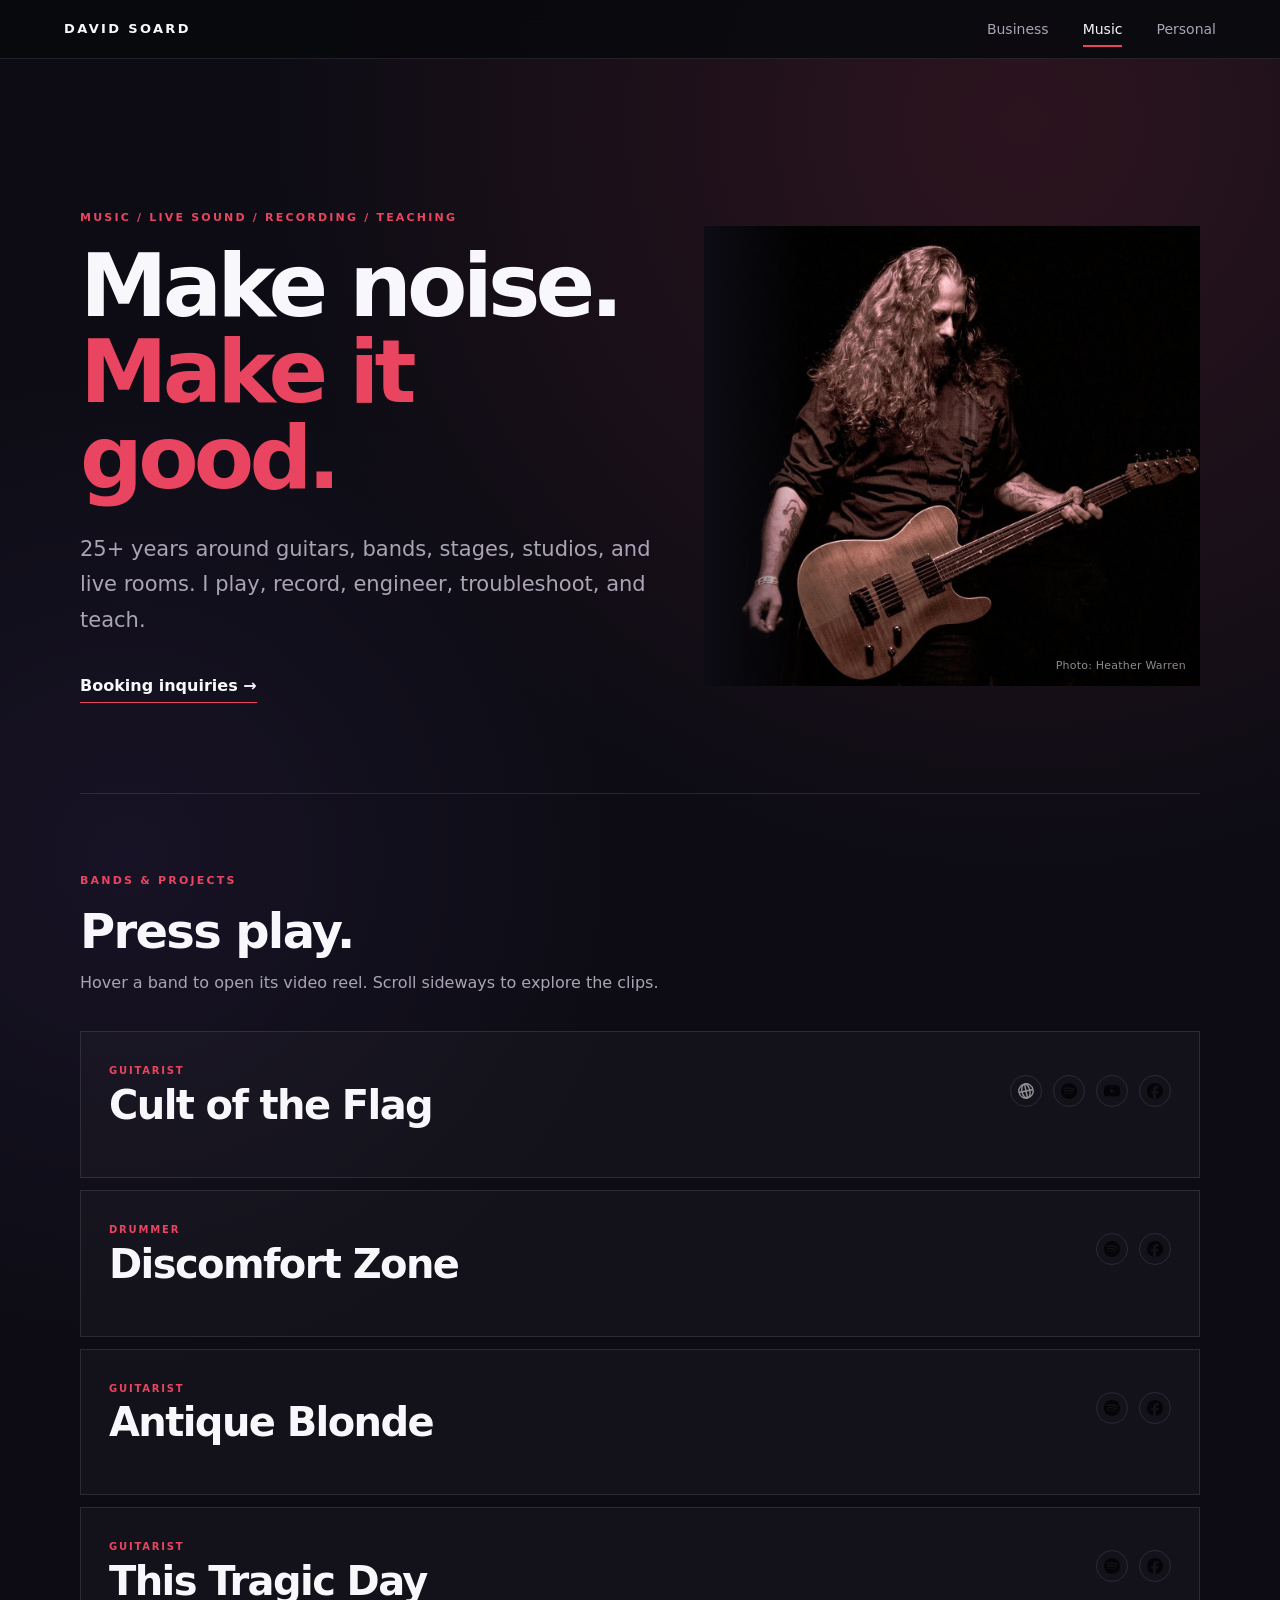
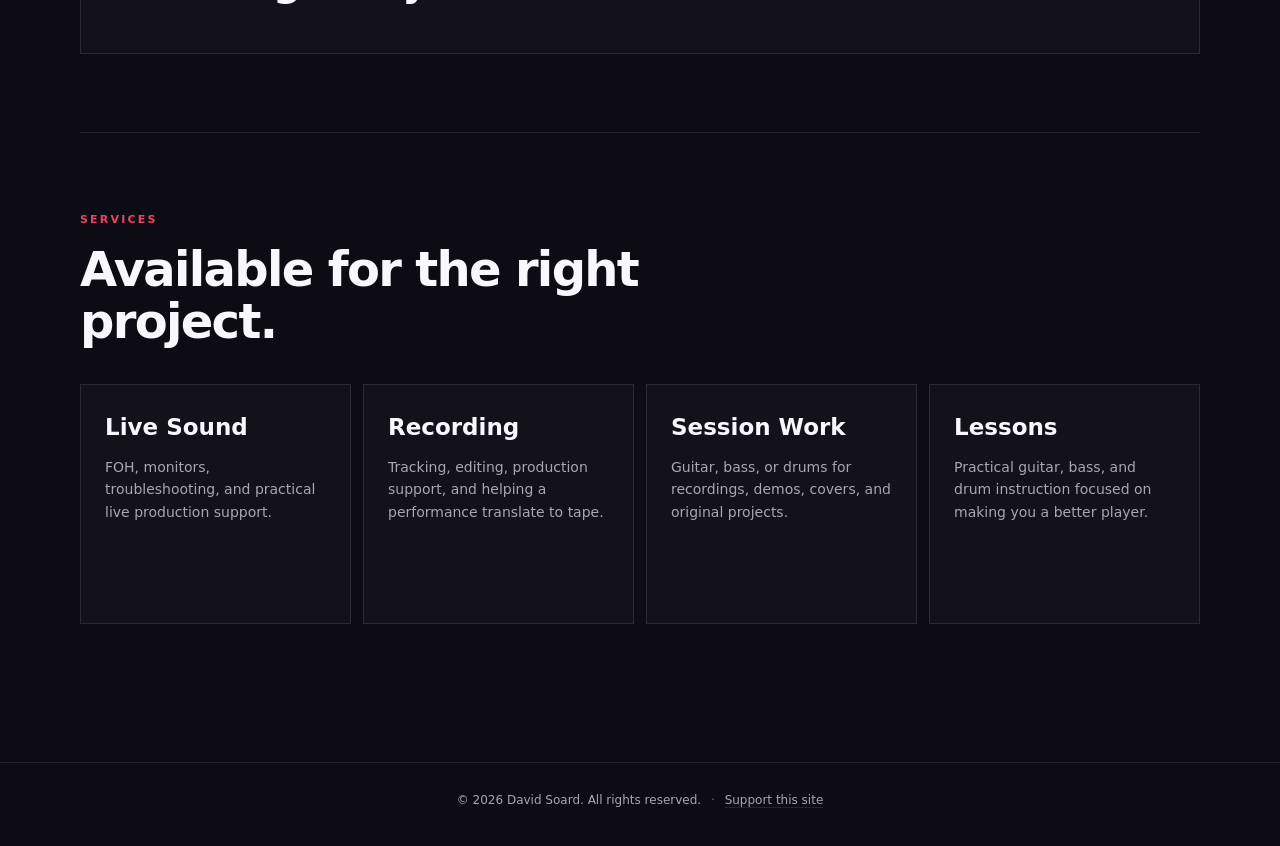
<file: docs/music/index.html>
<!DOCTYPE html>
<html lang="en">
<head>
  <meta charset="UTF-8">
  <meta name="viewport" content="width=device-width, initial-scale=1.0">
  <meta name="description" content="David Soard — guitarist, bassist, drummer, recording and live sound engineer, and music teacher.">
  <title>Music & Entertainment | David Soard</title>
  <link rel="icon" href="../favicon.svg" type="image/svg+xml">
  <link rel="stylesheet" href="../css/style.css">
  <script src="../js/script.js" defer></script>
</head>
<body class="music">
  <nav id="main-nav">
    <a class="brand" href="../">DAVID SOARD</a>
    <div class="nav-links">
      <a href="../business/">Business</a>
      <a href="../music/" class="active">Music</a>
      <a href="../personal/">Personal</a>
    </div>
  </nav>

  <main class="page-shell">
    <header class="page-hero page-hero--photo">
      <div class="hero-text">
        <div class="eyebrow">MUSIC / LIVE SOUND / RECORDING / TEACHING</div>
        <h1>Make noise.<br><span>Make it good.</span></h1>
        <p class="hero-copy">25+ years around guitars, bands, stages, studios, and live rooms. I play, record, engineer, troubleshoot, and teach.</p>
        <div class="hero-links">
          <a class="text-link" href="mailto:booking@davidsoard.com">Booking inquiries →</a>
        </div>
      </div>
      <div class="hero-photo">
        <img src="../images/music-hero.jpg" alt="David Soard performing live with a guitar" width="1600" height="1142">
        <span class="photo-credit">Photo: Heather Warren</span>
      </div>
    </header>

    <section class="content-section">
      <div class="section-heading">
        <span class="section-kicker">BANDS & PROJECTS</span>
        <h2>Press play.</h2>
        <p>Hover a band to open its video reel. Scroll sideways to explore the clips.</p>
      </div>

      <div class="artist-list">
        <article class="artist-card">
          <div class="artist-trigger">
            <div>
              <span class="artist-role">GUITARIST</span>
              <h3>Cult of the Flag</h3>
            </div>
            <div class="band-icons">
              <a href="https://www.cultoftheflag.com" class="icon-website" target="_blank" rel="noopener" aria-label="Cult of the Flag website"><img src="/icons/globe.svg" alt=""></a>
              <a href="https://open.spotify.com/artist/4TCvv9hwcblZGrYyP0dVOo" class="icon-spotify" target="_blank" rel="noopener" aria-label="Cult of the Flag on Spotify"><img src="/icons/spotify.svg" alt=""></a>
              <a href="https://www.youtube.com/@cultoftheflagofficial664" class="icon-youtube" target="_blank" rel="noopener" aria-label="Cult of the Flag on YouTube"><img src="/icons/youtube.svg" alt=""></a>
              <a href="https://www.facebook.com/cultoftheflag" class="icon-facebook" target="_blank" rel="noopener" aria-label="Cult of the Flag on Facebook"><img src="/icons/facebook.svg" alt=""></a>
            </div>
          </div>
          <div class="artist-reel">
            <div class="video-scroll">
              <iframe src="https://www.youtube.com/embed/4Pk9prqDINg" title="CULT OF THE FLAG @ HI-TONE" loading="lazy" allowfullscreen></iframe>
              <iframe src="https://www.youtube.com/embed/jPJmlh-ski4" title="CULT OF THE FLAG - Passing Time" loading="lazy" allowfullscreen></iframe>
              <iframe src="https://www.youtube.com/embed/rRCfSWEFuHQ" title="CULT OF THE FLAG - The One" loading="lazy" allowfullscreen></iframe>
            </div>
          </div>
        </article>

        <article class="artist-card">
          <div class="artist-trigger">
            <div>
              <span class="artist-role">DRUMMER</span>
              <h3>Discomfort Zone</h3>
            </div>
            <div class="band-icons">
              <a href="https://open.spotify.com/artist/3oZ5af5Pnz39uWPxlM5fJm" class="icon-spotify" target="_blank" rel="noopener" aria-label="Discomfort Zone on Spotify"><img src="/icons/spotify.svg" alt=""></a>
              <a href="https://www.facebook.com/people/Discomfort-Zone/61579591700370/" class="icon-facebook" target="_blank" rel="noopener" aria-label="Discomfort Zone on Facebook"><img src="/icons/facebook.svg" alt=""></a>
            </div>
          </div>
          <div class="artist-reel">
            <div class="video-scroll">
              <iframe src="https://www.youtube.com/embed/Uqf4q8ybjj0" title="Discomfort Zone - Ugly Karen" loading="lazy" allowfullscreen></iframe>
              <iframe src="https://www.youtube.com/embed/rTmuXok7PSs" title="Discomfort Zone - Redrum Inn" loading="lazy" allowfullscreen></iframe>
              <iframe src="https://www.youtube.com/embed/gxvu8nYxJKE" title="Discomfort Zone - The Haze" loading="lazy" allowfullscreen></iframe>
            </div>
          </div>
        </article>

        <article class="artist-card">
          <div class="artist-trigger">
            <div>
              <span class="artist-role">GUITARIST</span>
              <h3>Antique Blonde</h3>
            </div>
            <div class="band-icons">
              <a href="https://open.spotify.com/artist/1kBx0bhe0yXF8jOsOuxMiK" class="icon-spotify" target="_blank" rel="noopener" aria-label="Antique Blonde on Spotify"><img src="/icons/spotify.svg" alt=""></a>
              <a href="https://www.facebook.com/p/Antique-Blonde-61577070116885/" class="icon-facebook" target="_blank" rel="noopener" aria-label="Antique Blonde on Facebook"><img src="/icons/facebook.svg" alt=""></a>
            </div>
          </div>
          <div class="artist-reel">
            <div class="video-scroll">
              <iframe src="https://www.youtube.com/embed/GauYhq_WBxA" title="Antique Blonde - Sunglasses at Night" loading="lazy" allowfullscreen></iframe>
              <iframe src="https://www.youtube.com/embed/LMuranE8dpE" title="Antique Blonde - Don't You Want Me Baby" loading="lazy" allowfullscreen></iframe>
              <iframe src="https://www.youtube.com/embed/xI-isbXkF5A" title="Antique Blonde - Straight Up" loading="lazy" allowfullscreen></iframe>
            </div>
          </div>
        </article>

        <article class="artist-card">
          <div class="artist-trigger">
            <div>
              <span class="artist-role">GUITARIST</span>
              <h3>This Tragic Day</h3>
            </div>
            <div class="band-icons">
              <a href="https://open.spotify.com/artist/4wlcPjjuYNb1oB7zslXRTb" class="icon-spotify" target="_blank" rel="noopener" aria-label="This Tragic Day on Spotify"><img src="/icons/spotify.svg" alt=""></a>
              <a href="https://www.facebook.com/thistragicday" class="icon-facebook" target="_blank" rel="noopener" aria-label="This Tragic Day on Facebook"><img src="/icons/facebook.svg" alt=""></a>
            </div>
          </div>
          <div class="artist-reel">
            <div class="video-scroll">
              <iframe src="https://www.youtube.com/embed/FZnOtpuaPLM?start=221" title="This Tragic Day - Full Album with bonus tracks" loading="lazy" allowfullscreen></iframe>
              <iframe src="https://www.youtube.com/embed/G-N1b4N0oRY" title="This Tragic Day - Listen Live at Newby's" loading="lazy" allowfullscreen></iframe>
            </div>
          </div>
        </article>
      </div>
    </section>

    <section class="content-section">
      <div class="section-heading">
        <span class="section-kicker">SERVICES</span>
        <h2>Available for the right project.</h2>
      </div>
      <div class="service-grid">
        <a class="service-card" href="mailto:booking@davidsoard.com?subject=Live%20Sound%20Inquiry"><h3>Live Sound</h3><p>FOH, monitors, troubleshooting, and practical live production support.</p><span class="service-art" aria-hidden="true"><svg viewBox="0 0 100 100" fill="none" stroke-width="2.4" stroke-linecap="round"><rect x="8" y="10" width="84" height="80" rx="4"/><line x1="24" y1="24" x2="24" y2="60"/><line x1="42" y1="24" x2="42" y2="60"/><line x1="60" y1="24" x2="60" y2="60"/><line x1="78" y1="24" x2="78" y2="60"/><rect class="cap c1" x="19" y="38" width="10" height="7" rx="1.5" fill="currentColor" stroke="none"/><rect class="cap c2" x="37" y="46" width="10" height="7" rx="1.5" fill="currentColor" stroke="none"/><rect class="cap c3" x="55" y="30" width="10" height="7" rx="1.5" fill="currentColor" stroke="none"/><rect class="cap c4" x="73" y="42" width="10" height="7" rx="1.5" fill="currentColor" stroke="none"/><circle cx="24" cy="76" r="4"/><circle cx="42" cy="76" r="4"/><circle cx="60" cy="76" r="4"/><circle cx="78" cy="76" r="4"/></svg></span></a>
        <a class="service-card" href="mailto:booking@davidsoard.com?subject=Recording%20Inquiry"><h3>Recording</h3><p>Tracking, editing, production support, and helping a performance translate to tape.</p><span class="service-art" aria-hidden="true"><svg viewBox="0 0 100 100" fill="none" stroke-width="2.4" stroke-linecap="round"><rect x="6" y="18" width="88" height="30" rx="3"/><rect x="6" y="54" width="88" height="30" rx="3"/><path d="M18 42 A16 16 0 0 1 50 42"/><path d="M18 78 A16 16 0 0 1 50 78"/><line class="ndl n1" x1="34" y1="42" x2="34" y2="26" style="transform-origin:34px 42px;"/><line class="ndl n2" x1="34" y1="78" x2="34" y2="62" style="transform-origin:34px 78px;"/><line x1="60" y1="26" x2="86" y2="26"/><line x1="60" y1="34" x2="80" y2="34"/><line x1="60" y1="62" x2="86" y2="62"/><line x1="60" y1="70" x2="80" y2="70"/></svg></span></a>
        <a class="service-card" href="mailto:booking@davidsoard.com?subject=Session%20Work%20Inquiry"><h3>Session Work</h3><p>Guitar, bass, or drums for recordings, demos, covers, and original projects.</p><span class="service-art" aria-hidden="true"><svg viewBox="0 0 100 100" fill="none" stroke-width="2.4" stroke-linecap="round"><rect x="26" y="24" width="48" height="56" rx="4"/><circle cx="50" cy="52" r="14"/><circle class="amp" cx="50" cy="52" r="19"/><circle cx="50" cy="52" r="2.5" fill="currentColor" stroke="none"/><line x1="34" y1="32" x2="42" y2="32"/><circle cx="64" cy="32" r="2" fill="currentColor" stroke="none"/></svg></span></a>
        <a class="service-card" href="mailto:lessons@davidsoard.com?subject=Lesson%20Inquiry"><h3>Lessons</h3><p>Practical guitar, bass, and drum instruction focused on making you a better player.</p><span class="service-art" aria-hidden="true"><svg viewBox="0 0 100 100" fill="none" stroke-width="2.4" stroke-linecap="round"><rect x="20" y="14" width="60" height="40" rx="3"/><line x1="28" y1="24" x2="72" y2="24"/><line x1="28" y1="31" x2="72" y2="31"/><line x1="28" y1="38" x2="72" y2="38"/><line x1="28" y1="45" x2="72" y2="45"/><g class="note"><circle cx="40" cy="41" r="4" fill="currentColor" stroke="none"/><line x1="44" y1="41" x2="44" y2="25"/></g><line x1="50" y1="54" x2="50" y2="82"/><line x1="50" y1="82" x2="38" y2="90"/><line x1="50" y1="82" x2="62" y2="90"/></svg></span></a>
      </div>
    </section>
  </main>

  <footer>&copy; <span data-year></span> David Soard. All rights reserved. <span class="footer-sep" aria-hidden="true">&middot;</span> <a class="footer-support" href="https://buy.stripe.com/8x2bJ1auMeg46qtgdG4Vy04" target="_blank" rel="noopener">Support this site</a></footer>
</body>
</html>
</file>
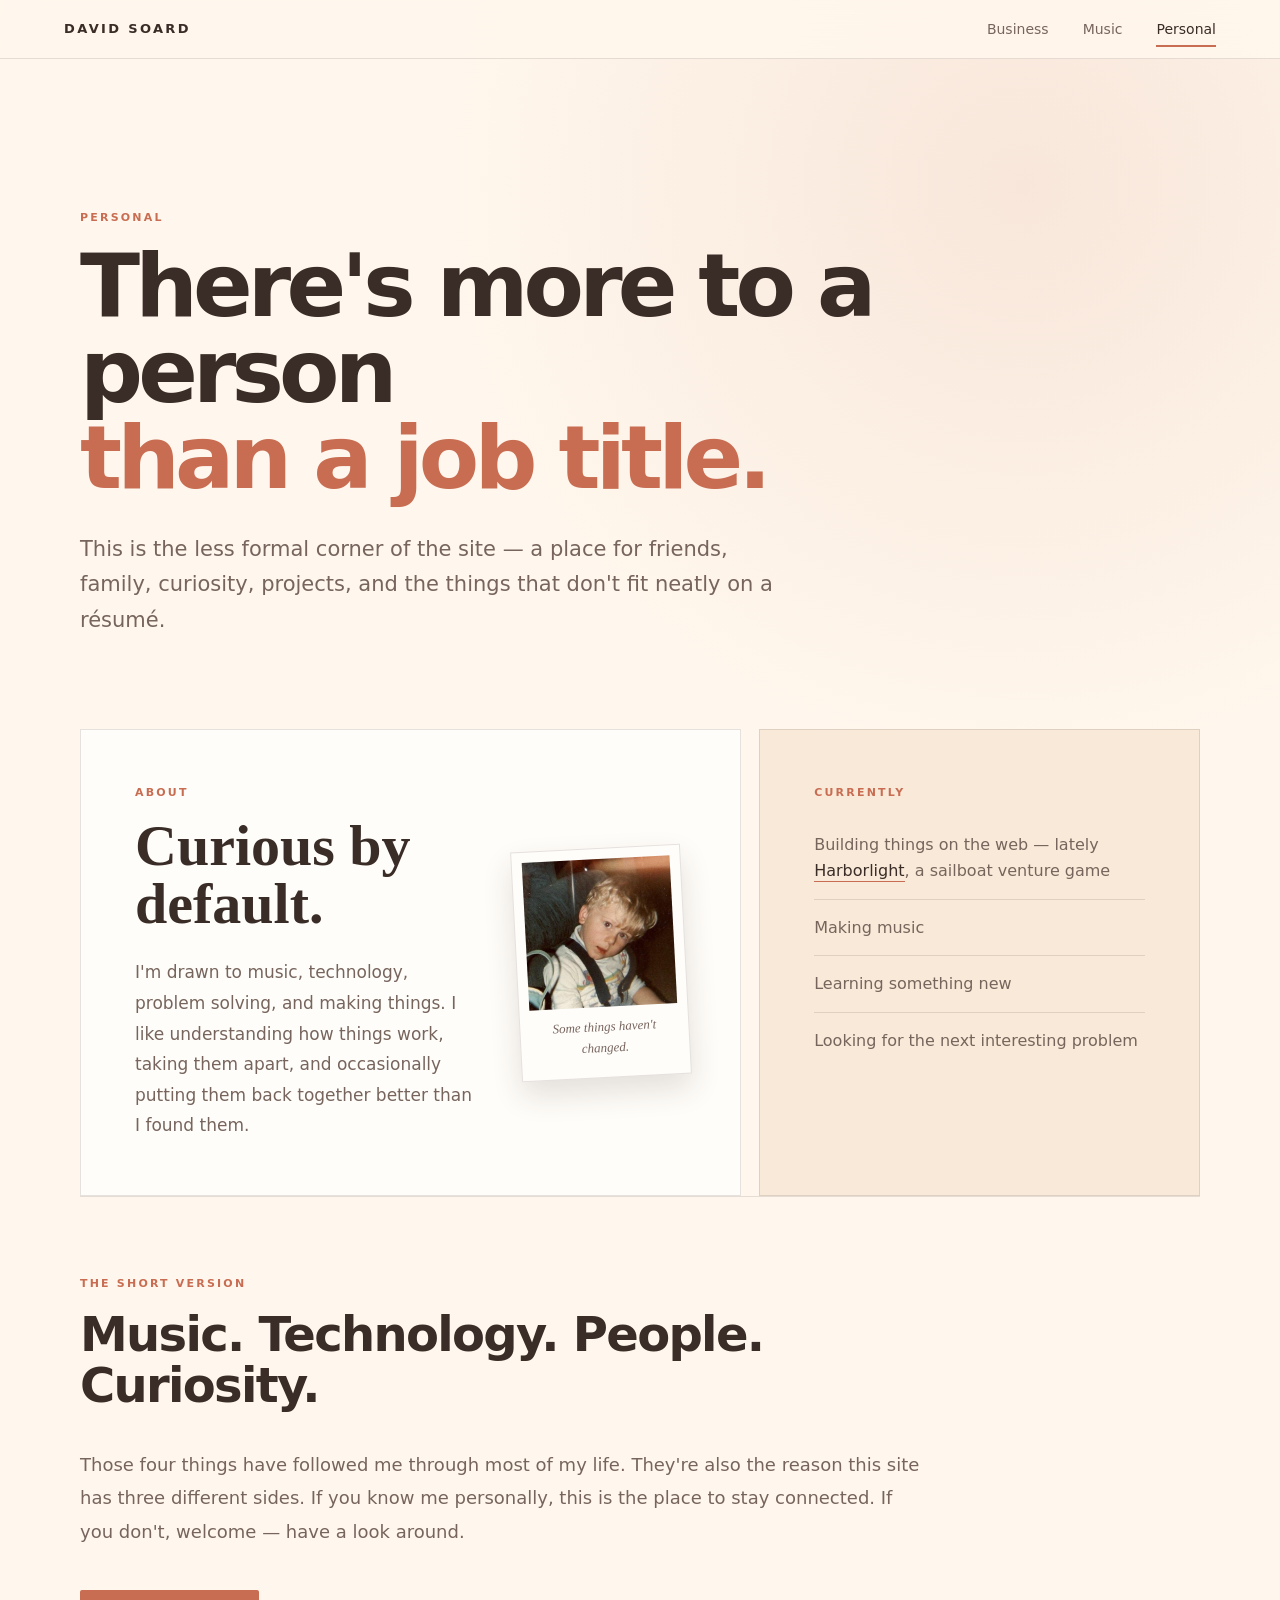
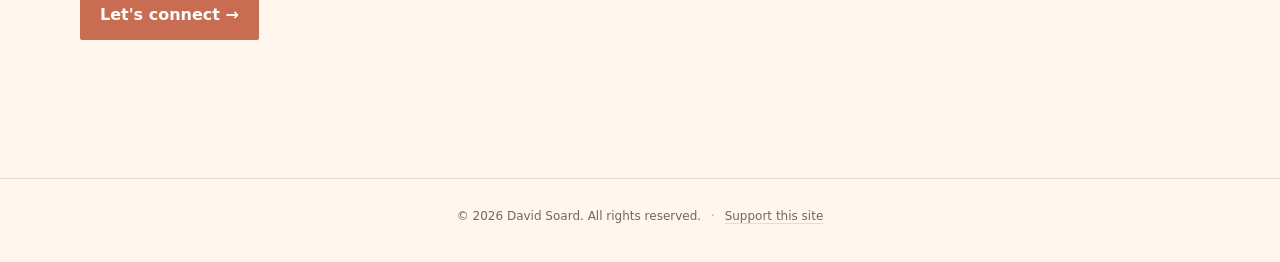
<file: docs/personal/index.html>
<!DOCTYPE html>
<html lang="en">
<head>
  <meta charset="UTF-8">
  <meta name="viewport" content="width=device-width, initial-scale=1.0">
  <meta name="description" content="The personal side of David Soard.">
  <title>Personal | David Soard</title>
  <link rel="icon" href="../favicon.svg" type="image/svg+xml">
  <link rel="stylesheet" href="../css/style.css">
  <script src="../js/script.js" defer></script>
</head>
<body class="personal">
  <nav id="main-nav">
    <a class="brand" href="../">DAVID SOARD</a>
    <div class="nav-links">
      <a href="../business/">Business</a>
      <a href="../music/">Music</a>
      <a href="../personal/" class="active">Personal</a>
    </div>
  </nav>

  <main class="page-shell personal-shell">
    <header class="page-hero">
      <div class="eyebrow">PERSONAL</div>
      <h1>There's more to a person<br><span>than a job title.</span></h1>
      <p class="hero-copy">This is the less formal corner of the site — a place for friends, family, curiosity, projects, and the things that don't fit neatly on a résumé.</p>
    </header>

    <section class="personal-grid">
      <article class="personal-feature">
        <div class="personal-feature-text">
          <span class="section-kicker">ABOUT</span>
          <h2>Curious by default.</h2>
          <p>I'm drawn to music, technology, problem solving, and making things. I like understanding how things work, taking them apart, and occasionally putting them back together better than I found them.</p>
        </div>
        <figure class="polaroid">
          <img src="../images/personal-childhood.jpg" alt="David Soard as a young child" width="500" height="500">
          <figcaption>Some things haven't changed.</figcaption>
        </figure>
      </article>

      <article class="personal-note">
        <span class="section-kicker">CURRENTLY</span>
        <ul>
          <li>Building things on the web &mdash; lately <a href="../harborlight/">Harborlight</a>, a sailboat venture game</li>
          <li>Making music</li>
          <li>Learning something new</li>
          <li>Looking for the next interesting problem</li>
        </ul>
      </article>
    </section>

    <section class="content-section">
      <div class="section-heading">
        <span class="section-kicker">THE SHORT VERSION</span>
        <h2>Music. Technology. People. Curiosity.</h2>
      </div>
      <p class="lead">Those four things have followed me through most of my life. They're also the reason this site has three different sides. If you know me personally, this is the place to stay connected. If you don't, welcome — have a look around.</p>
      <a class="warm-button" href="mailto:david@davidsoard.com">Let's connect →</a>
    </section>
  </main>

  <footer>&copy; <span data-year></span> David Soard. All rights reserved. <span class="footer-sep" aria-hidden="true">&middot;</span> <a class="footer-support" href="https://buy.stripe.com/8x2bJ1auMeg46qtgdG4Vy04" target="_blank" rel="noopener">Support this site</a></footer>
</body>
</html>
</file>
<file: css/style.css>
/* =========================================================
   DAVID SOARD — SITE DESIGN SYSTEM
   ========================================================= */

:root {
  --bg: #0b0d10;
  --surface: #12161b;
  --surface-2: #171c22;
  --text: #f3f5f7;
  --muted: #9ca6b2;
  --line: rgba(255,255,255,.10);
  --accent: #5c8dff;
  --accent-soft: rgba(92,141,255,.16);
  --font: "Segoe UI", Inter, system-ui, -apple-system, BlinkMacSystemFont, sans-serif;
  --serif: Georgia, "Times New Roman", serif;
  --max: 1120px;
}

* { box-sizing: border-box; }

html { scroll-behavior: smooth; }

body {
  margin: 0;
  min-height: 100vh;
  font-family: var(--font);
  background: var(--bg);
  color: var(--text);
  line-height: 1.6;
}

a { color: inherit; }

button, a { -webkit-tap-highlight-color: transparent; }

::selection {
  background: var(--accent);
  color: white;
}

/* ---------------- Navigation ---------------- */

#main-nav {
  position: sticky;
  top: 0;
  z-index: 1000;
  display: flex;
  align-items: center;
  justify-content: space-between;
  gap: 24px;
  width: 100%;
  padding: 18px clamp(20px, 5vw, 64px);
  background: rgba(8, 10, 13, 0.88);
  backdrop-filter: blur(16px);
  border-bottom: 1px solid var(--line);
}

#main-nav .brand {
  font-size: 13px;
  font-weight: 800;
  letter-spacing: .18em;
  text-decoration: none;
  white-space: nowrap;
}

#main-nav .nav-links {
  display: flex;
  align-items: center;
  gap: clamp(16px, 3vw, 34px);
}

#main-nav .nav-links a {
  position: relative;
  color: var(--muted);
  text-decoration: none;
  font-size: 14px;
  transition: color .2s ease;
}

#main-nav .nav-links a::after {
  content: "";
  position: absolute;
  left: 0;
  right: 0;
  bottom: -7px;
  height: 2px;
  background: var(--accent);
  transform: scaleX(0);
  transform-origin: center;
  transition: transform .2s ease;
}

#main-nav .nav-links a:hover,
#main-nav .nav-links a.active {
  color: var(--text);
}

#main-nav .nav-links a.active::after,
#main-nav .nav-links a:hover::after {
  transform: scaleX(1);
}

/* ---------------- Shared Layout ---------------- */

.page-shell {
  width: min(var(--max), calc(100% - 40px));
  margin: 0 auto;
}

.page-hero {
  padding: clamp(76px, 12vw, 150px) 0 90px;
  max-width: 900px;
}

.eyebrow,
.section-kicker {
  display: block;
  margin-bottom: 16px;
  color: var(--accent);
  font-size: 11px;
  font-weight: 800;
  letter-spacing: .20em;
  text-transform: uppercase;
}

.page-hero h1 {
  margin: 0;
  font-size: clamp(48px, 8vw, 88px);
  line-height: .98;
  letter-spacing: -.055em;
  font-weight: 750;
}

.page-hero h1 span {
  color: var(--accent);
}

.hero-copy {
  max-width: 700px;
  margin: 30px 0 0;
  color: var(--muted);
  font-size: clamp(17px, 2vw, 21px);
  line-height: 1.7;
}

.hero-links {
  display: flex;
  flex-wrap: wrap;
  gap: 24px;
  margin-top: 34px;
}

.text-link {
  color: var(--text);
  text-decoration: none;
  font-weight: 700;
  border-bottom: 1px solid var(--accent);
  padding-bottom: 4px;
}

.text-link:hover { color: var(--accent); }

.content-section {
  padding: 78px 0;
  border-top: 1px solid var(--line);
}

.section-heading {
  max-width: 760px;
  margin-bottom: 36px;
}

.section-heading h2 {
  margin: 0 0 12px;
  font-size: clamp(30px, 4vw, 48px);
  line-height: 1.08;
  letter-spacing: -.035em;
}

.section-heading p {
  margin: 0;
  color: var(--muted);
}

.lead {
  max-width: 850px;
  color: var(--muted);
  font-size: 18px;
  line-height: 1.85;
}

footer {
  margin-top: 60px;
  padding: 28px 20px 36px;
  border-top: 1px solid var(--line);
  color: var(--muted);
  font-size: 12px;
  text-align: center;
}

/* =========================================================
   LANDING
   ========================================================= */

body.landing {
  --bg: #080a0d;
  position: relative;
  display: grid;
  place-items: center;
  overflow-x: hidden;
  background:
    radial-gradient(circle at 18% 20%, rgba(92,141,255,.12), transparent 28%),
    radial-gradient(circle at 82% 72%, rgba(233,69,96,.10), transparent 28%),
    #080a0d;
}

body.landing::before {
  content: "";
  position: fixed;
  inset: 0;
  pointer-events: none;
  background-image: linear-gradient(rgba(255,255,255,.025) 1px, transparent 1px),
                    linear-gradient(90deg, rgba(255,255,255,.025) 1px, transparent 1px);
  background-size: 70px 70px;
  mask-image: linear-gradient(to bottom, black, transparent);
}

.landing-shell {
  width: min(1180px, calc(100% - 40px));
  padding: 70px 0 50px;
}

.landing-header {
  max-width: 780px;
  margin-bottom: 48px;
}

.landing-header .eyebrow {
  animation: rise .8s ease both;
}

.landing-header h1 {
  margin: 0;
  font-size: clamp(54px, 9vw, 104px);
  line-height: .9;
  letter-spacing: -.065em;
  animation: rise .8s .08s ease both;
}

.landing-header h1 span { color: #777f8b; }

.landing-intro {
  max-width: 560px;
  margin: 28px 0 0;
  color: var(--muted);
  font-size: 18px;
  animation: rise .8s .16s ease both;
}

.portal-grid {
  display: grid;
  grid-template-columns: repeat(3, 1fr);
  gap: 14px;
}

.portal-card {
  --portal-accent: #5c8dff;
  position: relative;
  display: flex;
  min-height: 330px;
  flex-direction: column;
  justify-content: flex-end;
  padding: 28px;
  overflow: hidden;
  color: white;
  text-decoration: none;
  border: 1px solid rgba(255,255,255,.10);
  background: linear-gradient(145deg, rgba(255,255,255,.06), rgba(255,255,255,.015));
  transition: transform .35s ease, border-color .35s ease, background .35s ease;
  animation: rise .8s .24s ease both;
}

.portal-card::before {
  content: "";
  position: absolute;
  inset: auto -20% -45% -20%;
  height: 70%;
  background: var(--portal-accent);
  opacity: .06;
  filter: blur(40px);
  transition: opacity .35s ease, transform .35s ease;
}

.portal-card:hover {
  transform: translateY(-8px);
  border-color: color-mix(in srgb, var(--portal-accent) 65%, white 10%);
}

.portal-card:hover::before {
  opacity: .22;
  transform: translateY(-20px);
}

.portal-business { --portal-accent: #5c8dff; }
.portal-music { --portal-accent: #e94560; }
.portal-personal { --portal-accent: #e4a36b; }

.portal-label {
  position: relative;
  font-size: clamp(26px, 3vw, 38px);
  font-weight: 750;
  line-height: 1;
  letter-spacing: -.035em;
}

.portal-action {
  position: relative;
  margin-top: 14px;
  color: var(--portal-accent);
  font-size: 11px;
  font-weight: 900;
  letter-spacing: .22em;
}

.portal-description {
  position: relative;
  max-width: 290px;
  margin-top: 14px;
  color: var(--muted);
  font-size: 14px;
}

/* =========================================================
   BUSINESS
   ========================================================= */

body.business {
  --bg: #f3f6f9;
  --surface: #ffffff;
  --surface-2: #edf2f7;
  --text: #15202b;
  --muted: #607080;
  --line: rgba(21,32,43,.12);
  --accent: #1769aa;
  background:
    radial-gradient(circle at 85% 10%, rgba(23,105,170,.10), transparent 30%),
    var(--bg);
}

body.business #main-nav {
  background: color-mix(in srgb, var(--bg) 88%, transparent);
}

body.business .job-card {
  position: relative;
  display: grid;
  grid-template-columns: minmax(0, 1fr) minmax(280px, .72fr);
  gap: 24px;
  padding: 30px 0;
  border-top: 1px solid var(--line);
  transition: padding .25s ease, background .25s ease;
}

.job-meta {
  margin-bottom: 6px;
  color: var(--muted);
  font-size: 11px;
  font-weight: 800;
  letter-spacing: .14em;
}

.job-main h3 {
  margin: 0;
  font-size: clamp(22px, 3vw, 31px);
  line-height: 1.15;
  letter-spacing: -.025em;
}

.job-main a {
  display: inline-block;
  margin-top: 7px;
  color: var(--accent);
  text-decoration: none;
  font-weight: 700;
}

.job-main p {
  margin: 14px 0 0;
  color: var(--muted);
}

.job-detail {
  position: relative;
  align-self: stretch;
  display: flex;
  align-items: center;
  padding: 18px 0 18px 24px;
  border-left: 1px solid transparent;
  transition: border-color .25s ease;
}

.detail-body {
  opacity: 0;
  transform: translateX(10px);
  transition: opacity .25s ease, transform .25s ease;
  pointer-events: none;
}

.job-card:hover .job-detail,
.job-card:focus-within .job-detail {
  border-left-color: var(--line);
}

.job-card:hover .detail-body,
.job-card:focus-within .detail-body {
  opacity: 1;
  transform: translateX(0);
  pointer-events: auto;
}

.detail-label {
  color: var(--accent);
  font-size: 10px;
  font-weight: 900;
  letter-spacing: .18em;
}

.job-detail ul {
  margin: 12px 0 0;
  padding-left: 18px;
  color: var(--muted);
  font-size: 14px;
}

.capability-grid {
  display: grid;
  grid-template-columns: repeat(3, 1fr);
  gap: 1px;
  overflow: hidden;
  border: 1px solid var(--line);
  background: var(--line);
}

.capability-grid > div {
  display: flex;
  min-height: 140px;
  flex-direction: column;
  justify-content: space-between;
  padding: 24px;
  background: var(--surface);
}

.capability-grid strong { font-size: 18px; }
.capability-grid span { color: var(--muted); font-size: 14px; }

/* =========================================================
   MUSIC
   ========================================================= */

body.music {
  --bg: #0d0c14;
  --surface: #15131e;
  --surface-2: #1d1928;
  --text: #f8f7fb;
  --muted: #aaa4b5;
  --line: rgba(255,255,255,.10);
  --accent: #e94560;
  background:
    radial-gradient(circle at 80% 5%, rgba(233,69,96,.14), transparent 30%),
    radial-gradient(circle at 10% 35%, rgba(116,76,190,.10), transparent 26%),
    var(--bg);
}

body.music .artist-list {
  display: grid;
  gap: 12px;
}

.artist-card {
  overflow: hidden;
  border: 1px solid var(--line);
  background: rgba(255,255,255,.025);
  transition: border-color .25s ease, background .25s ease;
}

.artist-card:hover,
.artist-card:focus-within {
  border-color: rgba(233,69,96,.45);
  background: rgba(255,255,255,.045);
}

.artist-trigger {
  display: flex;
  align-items: center;
  justify-content: space-between;
  gap: 20px;
  min-height: 108px;
  padding: 24px 28px;
}

.artist-trigger h3 {
  margin: 3px 0 0;
  font-size: clamp(25px, 4vw, 40px);
  line-height: 1;
  letter-spacing: -.04em;
}

.artist-role {
  color: var(--accent);
  font-size: 10px;
  font-weight: 900;
  letter-spacing: .18em;
}

.band-icons {
  display: inline-flex;
  flex-shrink: 0;
  gap: 11px;
}

.band-icons a {
  display: grid;
  width: 32px;
  height: 32px;
  place-items: center;
  border: 1px solid var(--line);
  border-radius: 50%;
  transition: transform .2s ease, border-color .2s ease, background .2s ease;
}

.band-icons img {
  width: 16px;
  height: 16px;
  opacity: .72;
  filter: grayscale(1) brightness(1.8);
  transition: transform .2s ease, opacity .2s ease, filter .2s ease;
}

.band-icons a:hover {
  transform: translateY(-2px);
  border-color: rgba(255,255,255,.30);
}

.band-icons a:hover img { opacity: 1; filter: none; }

.artist-reel {
  display: grid;
  grid-template-rows: 0fr;
  opacity: 0;
  transition: grid-template-rows .4s ease, opacity .3s ease;
}

.artist-card:hover .artist-reel,
.artist-card:focus-within .artist-reel,
.artist-card.is-open .artist-reel {
  grid-template-rows: 1fr;
  opacity: 1;
}

.artist-reel > div {
  overflow: hidden;
  min-height: 0;
}

.video-scroll {
  display: flex;
  gap: 16px;
  overflow-x: auto;
  padding: 0 28px 28px;
  scroll-snap-type: x mandatory;
}

.video-scroll iframe {
  flex: 0 0 360px;
  width: 360px;
  aspect-ratio: 16 / 9;
  border: 0;
  border-radius: 8px;
  background: #000;
  scroll-snap-align: start;
}

.video-scroll::-webkit-scrollbar { height: 6px; }
.video-scroll::-webkit-scrollbar-thumb {
  background: var(--accent);
  border-radius: 20px;
}

.service-grid {
  display: grid;
  grid-template-columns: repeat(4, 1fr);
  gap: 12px;
}

.service-card {
  display: block;
  position: relative;
  min-height: 240px;
  padding: 24px;
  border: 1px solid var(--line);
  background: rgba(255,255,255,.025);
  color: inherit;
  text-decoration: none;
  cursor: pointer;
  overflow: hidden;
  transition: transform .25s ease, background .25s ease, border-color .25s ease;
}

.service-card:hover,
.service-card:focus-visible {
  transform: translateY(-5px);
  border-color: rgba(233,69,96,.45);
  background: rgba(233,69,96,.06);
}

.service-card h3 {
  margin: 0 0 10px;
  font-size: 23px;
}

.service-card h3::after {
  content: "→";
  margin-left: 8px;
  color: var(--accent);
  opacity: 0;
  transition: opacity .2s ease;
}

.service-card:hover h3::after,
.service-card:focus-visible h3::after {
  opacity: 1;
}

.service-card p {
  margin: 0;
  color: var(--muted);
  font-size: 14px;
}

/* Service card hover art */
.service-art {
  position: absolute;
  bottom: 20px;
  right: 20px;
  width: 80px;
  height: 80px;
  color: var(--accent);
  opacity: 0;
  transform: translateY(8px);
  transition: opacity .4s ease, transform .4s ease;
  pointer-events: none;
}

.service-art svg {
  width: 100%;
  height: 100%;
  stroke: currentColor;
}

.service-card:hover .service-art,
.service-card:focus-visible .service-art {
  opacity: .9;
  transform: translateY(0);
}

.service-card:hover .cap { animation: svc-cap 1.4s ease-in-out infinite alternate; }
.service-card:hover .cap.c2 { animation-delay: .2s; }
.service-card:hover .cap.c3 { animation-delay: .4s; }
.service-card:hover .cap.c4 { animation-delay: .1s; }
@keyframes svc-cap { from { transform: translateY(0); } to { transform: translateY(-9px); } }

.service-card:hover .ndl { animation: svc-ndl 1.1s ease-in-out infinite alternate; }
.service-card:hover .ndl.n2 { animation-delay: .3s; }
@keyframes svc-ndl { from { transform: rotate(-26deg); } to { transform: rotate(24deg); } }

.service-card:hover .amp { animation: svc-amp 1.3s ease-in-out infinite; }
@keyframes svc-amp { 0%, 100% { opacity: .25; } 50% { opacity: 1; } }

.service-card:hover .note { animation: svc-note 1.4s ease-in-out infinite; }
@keyframes svc-note { 0%, 100% { transform: translateY(0); } 50% { transform: translateY(-6px); } }

@media (prefers-reduced-motion: reduce) {
  .service-card:hover .cap,
  .service-card:hover .ndl,
  .service-card:hover .amp,
  .service-card:hover .note {
    animation: none;
  }
}

/* =========================================================
   PERSONAL
   ========================================================= */

body.personal {
  --bg: #fff7ed;
  --surface: #fffdf9;
  --surface-2: #f8e9d8;
  --text: #3a2c27;
  --muted: #77655d;
  --line: rgba(58,44,39,.13);
  --accent: #c86d52;
  background:
    radial-gradient(circle at 80% 10%, rgba(200,109,82,.12), transparent 30%),
    var(--bg);
}

body.personal #main-nav {
  background: color-mix(in srgb, var(--bg) 90%, transparent);
}

body.personal .personal-grid {
  display: grid;
  grid-template-columns: 1.5fr 1fr;
  gap: 18px;
}

.personal-feature,
.personal-note {
  padding: clamp(28px, 5vw, 54px);
  border: 1px solid var(--line);
  background: var(--surface);
}

.personal-feature {
  display: flex;
  flex-wrap: wrap;
  align-items: center;
  gap: clamp(24px, 4vw, 40px);
}

.personal-feature-text {
  flex: 1 1 320px;
}

.polaroid {
  flex: 0 0 auto;
  width: 170px;
  margin: 0;
  padding: 10px 10px 18px;
  background: #fffdfa;
  border: 1px solid var(--line);
  box-shadow: 0 14px 30px rgba(58,44,39,.14);
  transform: rotate(-3deg);
}

.polaroid img {
  display: block;
  width: 100%;
  height: auto;
}

.polaroid figcaption {
  margin-top: 10px;
  font-family: var(--serif);
  font-size: 13px;
  font-style: italic;
  color: var(--muted);
  text-align: center;
}

.personal-feature h2 {
  margin: 0;
  font-family: var(--serif);
  font-size: clamp(36px, 5vw, 58px);
  line-height: 1;
}

.personal-feature p {
  max-width: 650px;
  margin: 24px 0 0;
  color: var(--muted);
  font-size: 17px;
  line-height: 1.8;
}

.personal-note {
  background: var(--surface-2);
}

.personal-note ul {
  margin: 0;
  padding: 0;
  list-style: none;
}

.personal-note li {
  padding: 15px 0;
  border-bottom: 1px solid var(--line);
  color: var(--muted);
}

.personal-note li:last-child { border-bottom: 0; }

.warm-button {
  display: inline-block;
  margin-top: 24px;
  padding: 12px 20px;
  color: white;
  background: var(--accent);
  text-decoration: none;
  font-weight: 800;
  border-radius: 2px;
  transition: transform .2s ease, filter .2s ease;
}

.warm-button:hover {
  transform: translateY(-2px);
  filter: brightness(1.08);
}

/* ---------------- Motion ---------------- */

@keyframes rise {
  from { opacity: 0; transform: translateY(18px); }
  to { opacity: 1; transform: translateY(0); }
}

@media (prefers-reduced-motion: reduce) {
  *, *::before, *::after {
    scroll-behavior: auto !important;
    animation-duration: .01ms !important;
    transition-duration: .01ms !important;
  }
}

/* ---------------- Responsive ---------------- */

@media (max-width: 820px) {
  #main-nav { padding: 15px 20px; }
  #main-nav .nav-links { gap: 14px; }
  #main-nav .nav-links a { font-size: 13px; }

  .portal-grid,
  .service-grid { grid-template-columns: 1fr; }

  .portal-card { min-height: 220px; }

  body.business .job-card {
    grid-template-columns: 1fr;
  }

  .job-detail {
    grid-column: 1;
    display: block;
    padding: 16px 0 0;
    border-left: 0;
    border-top: 1px solid var(--line);
  }

  .detail-body {
    opacity: 1;
    transform: none;
    pointer-events: auto;
  }

  .capability-grid { grid-template-columns: repeat(2, 1fr); }

  body.personal .personal-grid { grid-template-columns: 1fr; }

  .personal-feature {
    flex-direction: column;
    align-items: flex-start;
  }

  .polaroid {
    align-self: center;
    transform: rotate(-2deg);
  }
}

@media (max-width: 560px) {
  .page-shell { width: min(100% - 28px, var(--max)); }
  .landing-shell { width: min(100% - 28px, 1180px); }

  #main-nav .brand { font-size: 11px; }
  #main-nav .nav-links { gap: 10px; }
  #main-nav .nav-links a { font-size: 12px; }

  .page-hero { padding-top: 64px; padding-bottom: 62px; }

  .portal-card { min-height: 190px; padding: 22px; }

  .artist-trigger {
    align-items: flex-start;
    padding: 20px;
  }

  .band-icons {
    flex-wrap: wrap;
    justify-content: flex-end;
  }

  .video-scroll { padding-left: 20px; padding-right: 20px; }
  .video-scroll iframe { flex-basis: 78vw; width: 78vw; }

  .capability-grid { grid-template-columns: 1fr; }
}

/* ---------------- Music hero photo ---------------- */

.page-hero--photo {
  display: grid;
  grid-template-columns: 1fr 0.85fr;
  align-items: center;
  gap: 40px;
  max-width: none;
}

.hero-photo {
  position: relative;
  height: 460px;
  overflow: hidden;
}

.hero-photo img {
  width: 100%;
  height: 100%;
  object-fit: cover;
  object-position: 15% 25%;
  display: block;
}

.hero-photo::before {
  content: "";
  position: absolute;
  inset: 0;
  background: linear-gradient(90deg, var(--bg) 0%, transparent 20%);
  pointer-events: none;
}

.photo-credit {
  position: absolute;
  bottom: 12px;
  right: 14px;
  font-size: 11px;
  color: rgba(255,255,255,.55);
  letter-spacing: .02em;
}

@media (max-width: 900px) {
  .page-hero--photo {
    grid-template-columns: 1fr;
  }
  .hero-photo {
    height: 360px;
    order: -1;
  }
}

/* =========================================================
   CONSULTING  (unlisted pitch page — /consulting/)
   Dark palette deliberately matched to /demo/ so the
   hand-off from this page into the live demo is seamless.
   ========================================================= */

body.consulting {
  --accent: #5c8dff;
  --accent-soft: rgba(92,141,255,.16);
  --good: #37c98b;
  --warn: #f5b301;
  background:
    radial-gradient(circle at 82% 4%, rgba(92,141,255,.13), transparent 32%),
    radial-gradient(circle at 6% 46%, rgba(55,201,139,.06), transparent 26%),
    var(--bg);
}

body.consulting .page-hero { max-width: 860px; }

/* ---- Three-up value cards ---- */

.pitch-grid {
  display: grid;
  grid-template-columns: repeat(3, 1fr);
  gap: 12px;
  margin-top: 44px;
}

.pitch-card {
  padding: 28px;
  border: 1px solid var(--line);
  background: rgba(255,255,255,.025);
  transition: transform .25s ease, border-color .25s ease, background .25s ease;
}

.pitch-card:hover {
  transform: translateY(-4px);
  border-color: rgba(92,141,255,.42);
  background: rgba(92,141,255,.05);
}

.pitch-card h3 {
  margin: 0 0 12px;
  font-size: 21px;
  letter-spacing: -.02em;
}

.pitch-card p {
  margin: 0;
  color: var(--muted);
  font-size: 14.5px;
}

/* ---- Auto vs. hold split ---- */

.split-grid {
  display: grid;
  grid-template-columns: repeat(2, 1fr);
  gap: 12px;
  margin-top: 44px;
}

.split-card {
  padding: 30px;
  border: 1px solid var(--line);
  border-left-width: 3px;
  background: var(--surface);
}

.split-card h3 {
  margin: 14px 0 10px;
  font-size: 24px;
  letter-spacing: -.025em;
}

.split-card p {
  margin: 0;
  color: var(--muted);
  font-size: 15px;
}

.split-badge {
  display: inline-block;
  padding: 4px 11px;
  border-radius: 999px;
  font-size: 10.5px;
  font-weight: 800;
  letter-spacing: .1em;
}

.split-auto {
  border-left-color: var(--good);
  background: linear-gradient(180deg, rgba(55,201,139,.055), transparent 60%), var(--surface);
}

.split-auto .split-badge {
  background: rgba(55,201,139,.14);
  color: var(--good);
}

.split-hold {
  border-left-color: var(--warn);
  background: linear-gradient(180deg, rgba(245,179,1,.055), transparent 60%), var(--surface);
}

.split-hold .split-badge {
  background: rgba(245,179,1,.14);
  color: var(--warn);
}

/* ---- Demo personalization form ---- */

.demo-form {
  display: grid;
  grid-template-columns: repeat(3, 1fr);
  gap: 18px 16px;
  max-width: 900px;
  padding: 32px;
  border: 1px solid var(--line);
  background: var(--surface);
}

.form-row {
  display: flex;
  flex-direction: column;
  gap: 8px;
}

.form-row label {
  color: var(--muted);
  font-size: 11px;
  font-weight: 800;
  letter-spacing: .14em;
  text-transform: uppercase;
}

.form-row input {
  padding: 12px 14px;
  color: var(--text);
  font-family: inherit;
  font-size: 15px;
  background: var(--surface-2);
  border: 1px solid var(--line);
  border-radius: 6px;
  transition: border-color .2s ease;
}

.form-row input::placeholder { color: rgba(156,166,178,.55); }

.form-row input:focus {
  outline: none;
  border-color: var(--accent);
  box-shadow: 0 0 0 3px var(--accent-soft);
}

.form-actions {
  grid-column: 1 / -1;
  display: flex;
  flex-wrap: wrap;
  align-items: center;
  gap: 22px;
  margin-top: 6px;
}

.solid-button {
  display: inline-block;
  padding: 13px 22px;
  color: #06111f;
  font-family: inherit;
  font-size: 14.5px;
  font-weight: 800;
  text-decoration: none;
  background: var(--accent);
  border: none;
  border-radius: 6px;
  cursor: pointer;
  transition: filter .2s ease, transform .15s ease;
}

.solid-button:hover { filter: brightness(1.08); transform: translateY(-2px); }
.solid-button:disabled { opacity: .55; cursor: default; transform: none; }

.quiet-link {
  color: var(--muted);
  font-size: 14px;
  text-decoration: none;
  border-bottom: 1px solid var(--line);
  padding-bottom: 2px;
}

.quiet-link:hover { color: var(--text); border-bottom-color: var(--accent); }

.form-note {
  grid-column: 1 / -1;
  max-width: 640px;
  margin: 4px 0 0;
  color: var(--muted);
  font-size: 13px;
  line-height: 1.65;
}

/* ---- Numbered setup steps ---- */

.step-list {
  counter-reset: step;
  max-width: 820px;
  margin: 0;
  padding: 0;
  list-style: none;
}

.step-list li {
  position: relative;
  padding: 26px 0 26px 62px;
  border-top: 1px solid var(--line);
}

.step-list li::before {
  counter-increment: step;
  content: counter(step);
  position: absolute;
  top: 26px;
  left: 0;
  display: grid;
  width: 34px;
  height: 34px;
  place-items: center;
  color: var(--accent);
  font-size: 13px;
  font-weight: 800;
  border: 1px solid var(--line);
  border-radius: 50%;
}

.step-list h3 {
  margin: 0 0 8px;
  font-size: 20px;
  letter-spacing: -.02em;
}

.step-list p {
  margin: 0;
  max-width: 640px;
  color: var(--muted);
  font-size: 15px;
}

/* ---- Straight-answers list ---- */

.honesty-list {
  display: grid;
  grid-template-columns: repeat(2, 1fr);
  gap: 12px;
}

.honesty-item {
  padding: 26px;
  border: 1px solid var(--line);
  border-top: 2px solid var(--accent);
  background: rgba(255,255,255,.02);
}

.honesty-item h3 {
  margin: 0 0 10px;
  font-size: 18px;
  letter-spacing: -.015em;
}

.honesty-item p {
  margin: 0;
  color: var(--muted);
  font-size: 14.5px;
}

/* ---- Closing CTA ---- */

.cta-band {
  display: flex;
  flex-wrap: wrap;
  align-items: center;
  justify-content: space-between;
  gap: 32px;
  padding: clamp(28px, 4vw, 46px);
  border: 1px solid var(--line);
  background:
    radial-gradient(circle at 90% 0%, rgba(92,141,255,.13), transparent 55%),
    var(--surface);
}

.cta-band h2 {
  margin: 0 0 10px;
  font-size: clamp(26px, 3.4vw, 38px);
  letter-spacing: -.03em;
}

.cta-band p {
  max-width: 620px;
  margin: 0;
  color: var(--muted);
  font-size: 15.5px;
}

@media (max-width: 980px) {
  .pitch-grid { grid-template-columns: 1fr; }
  .demo-form { grid-template-columns: 1fr 1fr; }
}

@media (max-width: 820px) {
  .split-grid,
  .honesty-list,
  .demo-form { grid-template-columns: 1fr; }

  .demo-form { padding: 24px; }

  .step-list li { padding-left: 52px; }

  .cta-band .solid-button { width: 100%; text-align: center; }
}
</file>
<file: docs/css/style.css>
/* =========================================================
   DAVID SOARD — SITE DESIGN SYSTEM
   ========================================================= */

:root {
  --bg: #0b0d10;
  --surface: #12161b;
  --surface-2: #171c22;
  --text: #f3f5f7;
  --muted: #9ca6b2;
  --line: rgba(255,255,255,.10);
  --accent: #5c8dff;
  --accent-soft: rgba(92,141,255,.16);
  --font: "Segoe UI", Inter, system-ui, -apple-system, BlinkMacSystemFont, sans-serif;
  --serif: Georgia, "Times New Roman", serif;
  --max: 1120px;
}

* { box-sizing: border-box; }

html { scroll-behavior: smooth; }

body {
  margin: 0;
  min-height: 100vh;
  font-family: var(--font);
  background: var(--bg);
  color: var(--text);
  line-height: 1.6;
}

a { color: inherit; }

button, a { -webkit-tap-highlight-color: transparent; }

::selection {
  background: var(--accent);
  color: white;
}

/* ---------------- Navigation ---------------- */

#main-nav {
  position: sticky;
  top: 0;
  z-index: 1000;
  display: flex;
  align-items: center;
  justify-content: space-between;
  gap: 24px;
  width: 100%;
  padding: 18px clamp(20px, 5vw, 64px);
  background: rgba(8, 10, 13, 0.88);
  backdrop-filter: blur(16px);
  border-bottom: 1px solid var(--line);
}

#main-nav .brand {
  font-size: 13px;
  font-weight: 800;
  letter-spacing: .18em;
  text-decoration: none;
  white-space: nowrap;
}

#main-nav .nav-links {
  display: flex;
  align-items: center;
  gap: clamp(16px, 3vw, 34px);
}

#main-nav .nav-links a {
  position: relative;
  color: var(--muted);
  text-decoration: none;
  font-size: 14px;
  transition: color .2s ease;
}

#main-nav .nav-links a::after {
  content: "";
  position: absolute;
  left: 0;
  right: 0;
  bottom: -7px;
  height: 2px;
  background: var(--accent);
  transform: scaleX(0);
  transform-origin: center;
  transition: transform .2s ease;
}

#main-nav .nav-links a:hover,
#main-nav .nav-links a.active {
  color: var(--text);
}

#main-nav .nav-links a.active::after,
#main-nav .nav-links a:hover::after {
  transform: scaleX(1);
}

/* ---------------- Shared Layout ---------------- */

.page-shell {
  width: min(var(--max), calc(100% - 40px));
  margin: 0 auto;
}

.page-hero {
  padding: clamp(76px, 12vw, 150px) 0 90px;
  max-width: 900px;
}

.eyebrow,
.section-kicker {
  display: block;
  margin-bottom: 16px;
  color: var(--accent);
  font-size: 11px;
  font-weight: 800;
  letter-spacing: .20em;
  text-transform: uppercase;
}

.page-hero h1 {
  margin: 0;
  font-size: clamp(48px, 8vw, 88px);
  line-height: .98;
  letter-spacing: -.055em;
  font-weight: 750;
}

.page-hero h1 span {
  color: var(--accent);
}

.hero-copy {
  max-width: 700px;
  margin: 30px 0 0;
  color: var(--muted);
  font-size: clamp(17px, 2vw, 21px);
  line-height: 1.7;
}

.hero-links {
  display: flex;
  flex-wrap: wrap;
  gap: 24px;
  margin-top: 34px;
}

.text-link {
  color: var(--text);
  text-decoration: none;
  font-weight: 700;
  border-bottom: 1px solid var(--accent);
  padding-bottom: 4px;
}

.text-link:hover { color: var(--accent); }

.content-section {
  padding: 78px 0;
  border-top: 1px solid var(--line);
}

.section-heading {
  max-width: 760px;
  margin-bottom: 36px;
}

.section-heading h2 {
  margin: 0 0 12px;
  font-size: clamp(30px, 4vw, 48px);
  line-height: 1.08;
  letter-spacing: -.035em;
}

.section-heading p {
  margin: 0;
  color: var(--muted);
}

.lead {
  max-width: 850px;
  color: var(--muted);
  font-size: 18px;
  line-height: 1.85;
}

footer {
  margin-top: 60px;
  padding: 28px 20px 36px;
  border-top: 1px solid var(--line);
  color: var(--muted);
  font-size: 12px;
  text-align: center;
}

/* =========================================================
   LANDING
   ========================================================= */

body.landing {
  --bg: #080a0d;
  position: relative;
  display: grid;
  place-items: center;
  overflow-x: hidden;
  background:
    radial-gradient(circle at 18% 20%, rgba(92,141,255,.12), transparent 28%),
    radial-gradient(circle at 82% 72%, rgba(233,69,96,.10), transparent 28%),
    #080a0d;
}

body.landing::before {
  content: "";
  position: fixed;
  inset: 0;
  pointer-events: none;
  background-image: linear-gradient(rgba(255,255,255,.025) 1px, transparent 1px),
                    linear-gradient(90deg, rgba(255,255,255,.025) 1px, transparent 1px);
  background-size: 70px 70px;
  mask-image: linear-gradient(to bottom, black, transparent);
}

.landing-shell {
  width: min(1180px, calc(100% - 40px));
  padding: 70px 0 50px;
}

.landing-header {
  max-width: 780px;
  margin-bottom: 48px;
}

.landing-header .eyebrow {
  animation: rise .8s ease both;
}

.landing-header h1 {
  margin: 0;
  font-size: clamp(54px, 9vw, 104px);
  line-height: .9;
  letter-spacing: -.065em;
  animation: rise .8s .08s ease both;
}

.landing-header h1 span { color: #777f8b; }

.landing-intro {
  max-width: 560px;
  margin: 28px 0 0;
  color: var(--muted);
  font-size: 18px;
  animation: rise .8s .16s ease both;
}

.portal-grid {
  display: grid;
  grid-template-columns: repeat(3, 1fr);
  gap: 14px;
}

.portal-card {
  --portal-accent: #5c8dff;
  position: relative;
  display: flex;
  min-height: 330px;
  flex-direction: column;
  justify-content: flex-end;
  padding: 28px;
  overflow: hidden;
  color: white;
  text-decoration: none;
  border: 1px solid rgba(255,255,255,.10);
  background: linear-gradient(145deg, rgba(255,255,255,.06), rgba(255,255,255,.015));
  transition: transform .35s ease, border-color .35s ease, background .35s ease;
  animation: rise .8s .24s ease both;
}

.portal-card::before {
  content: "";
  position: absolute;
  inset: auto -20% -45% -20%;
  height: 70%;
  background: var(--portal-accent);
  opacity: .06;
  filter: blur(40px);
  transition: opacity .35s ease, transform .35s ease;
}

.portal-card:hover {
  transform: translateY(-8px);
  border-color: color-mix(in srgb, var(--portal-accent) 65%, white 10%);
}

.portal-card:hover::before {
  opacity: .22;
  transform: translateY(-20px);
}

.portal-business { --portal-accent: #5c8dff; }
.portal-music { --portal-accent: #e94560; }
.portal-personal { --portal-accent: #e4a36b; }

.portal-label {
  position: relative;
  font-size: clamp(26px, 3vw, 38px);
  font-weight: 750;
  line-height: 1;
  letter-spacing: -.035em;
}

.portal-action {
  position: relative;
  margin-top: 14px;
  color: var(--portal-accent);
  font-size: 11px;
  font-weight: 900;
  letter-spacing: .22em;
}

.portal-description {
  position: relative;
  max-width: 290px;
  margin-top: 14px;
  color: var(--muted);
  font-size: 14px;
}

/* =========================================================
   BUSINESS
   ========================================================= */

body.business {
  --bg: #f3f6f9;
  --surface: #ffffff;
  --surface-2: #edf2f7;
  --text: #15202b;
  --muted: #607080;
  --line: rgba(21,32,43,.12);
  --accent: #1769aa;
  background:
    radial-gradient(circle at 85% 10%, rgba(23,105,170,.10), transparent 30%),
    var(--bg);
}

body.business #main-nav {
  background: color-mix(in srgb, var(--bg) 88%, transparent);
}

body.business .job-card {
  position: relative;
  display: grid;
  grid-template-columns: minmax(0, 1fr) minmax(280px, .72fr);
  gap: 24px;
  padding: 30px 0;
  border-top: 1px solid var(--line);
  transition: padding .25s ease, background .25s ease;
}

.job-meta {
  margin-bottom: 6px;
  color: var(--muted);
  font-size: 11px;
  font-weight: 800;
  letter-spacing: .14em;
}

.job-main h3 {
  margin: 0;
  font-size: clamp(22px, 3vw, 31px);
  line-height: 1.15;
  letter-spacing: -.025em;
}

.job-main a {
  display: inline-block;
  margin-top: 7px;
  color: var(--accent);
  text-decoration: none;
  font-weight: 700;
}

.job-main p {
  margin: 14px 0 0;
  color: var(--muted);
}

.job-detail {
  position: relative;
  align-self: stretch;
  display: flex;
  align-items: center;
  padding: 18px 0 18px 24px;
  border-left: 1px solid transparent;
  transition: border-color .25s ease;
}

.detail-body {
  opacity: 0;
  transform: translateX(10px);
  transition: opacity .25s ease, transform .25s ease;
  pointer-events: none;
}

.job-card:hover .job-detail,
.job-card:focus-within .job-detail {
  border-left-color: var(--line);
}

.job-card:hover .detail-body,
.job-card:focus-within .detail-body {
  opacity: 1;
  transform: translateX(0);
  pointer-events: auto;
}

.detail-label {
  color: var(--accent);
  font-size: 10px;
  font-weight: 900;
  letter-spacing: .18em;
}

.job-detail ul {
  margin: 12px 0 0;
  padding-left: 18px;
  color: var(--muted);
  font-size: 14px;
}

.capability-grid {
  display: grid;
  grid-template-columns: repeat(3, 1fr);
  gap: 1px;
  overflow: hidden;
  border: 1px solid var(--line);
  background: var(--line);
}

.capability-grid > div {
  display: flex;
  min-height: 140px;
  flex-direction: column;
  justify-content: space-between;
  padding: 24px;
  background: var(--surface);
}

.capability-grid strong { font-size: 18px; }
.capability-grid span { color: var(--muted); font-size: 14px; }

/* =========================================================
   MUSIC
   ========================================================= */

body.music {
  --bg: #0d0c14;
  --surface: #15131e;
  --surface-2: #1d1928;
  --text: #f8f7fb;
  --muted: #aaa4b5;
  --line: rgba(255,255,255,.10);
  --accent: #e94560;
  background:
    radial-gradient(circle at 80% 5%, rgba(233,69,96,.14), transparent 30%),
    radial-gradient(circle at 10% 35%, rgba(116,76,190,.10), transparent 26%),
    var(--bg);
}

body.music .artist-list {
  display: grid;
  gap: 12px;
}

.artist-card {
  overflow: hidden;
  border: 1px solid var(--line);
  background: rgba(255,255,255,.025);
  transition: border-color .25s ease, background .25s ease;
}

.artist-card:hover,
.artist-card:focus-within {
  border-color: rgba(233,69,96,.45);
  background: rgba(255,255,255,.045);
}

.artist-trigger {
  display: flex;
  align-items: center;
  justify-content: space-between;
  gap: 20px;
  min-height: 108px;
  padding: 24px 28px;
}

.artist-trigger h3 {
  margin: 3px 0 0;
  font-size: clamp(25px, 4vw, 40px);
  line-height: 1;
  letter-spacing: -.04em;
}

.artist-role {
  color: var(--accent);
  font-size: 10px;
  font-weight: 900;
  letter-spacing: .18em;
}

.band-icons {
  display: inline-flex;
  flex-shrink: 0;
  gap: 11px;
}

.band-icons a {
  display: grid;
  width: 32px;
  height: 32px;
  place-items: center;
  border: 1px solid var(--line);
  border-radius: 50%;
  transition: transform .2s ease, border-color .2s ease, background .2s ease;
}

.band-icons img {
  width: 16px;
  height: 16px;
  opacity: .72;
  filter: grayscale(1) brightness(1.8);
  transition: transform .2s ease, opacity .2s ease, filter .2s ease;
}

.band-icons a:hover {
  transform: translateY(-2px);
  border-color: rgba(255,255,255,.30);
}

.band-icons a:hover img { opacity: 1; filter: none; }

.artist-reel {
  display: grid;
  grid-template-rows: 0fr;
  opacity: 0;
  transition: grid-template-rows .4s ease, opacity .3s ease;
}

.artist-card:hover .artist-reel,
.artist-card:focus-within .artist-reel,
.artist-card.is-open .artist-reel {
  grid-template-rows: 1fr;
  opacity: 1;
}

.artist-reel > div {
  overflow: hidden;
  min-height: 0;
}

.video-scroll {
  display: flex;
  gap: 16px;
  overflow-x: auto;
  padding: 0 28px 28px;
  scroll-snap-type: x mandatory;
}

.video-scroll iframe {
  flex: 0 0 360px;
  width: 360px;
  aspect-ratio: 16 / 9;
  border: 0;
  border-radius: 8px;
  background: #000;
  scroll-snap-align: start;
}

.video-scroll::-webkit-scrollbar { height: 6px; }
.video-scroll::-webkit-scrollbar-thumb {
  background: var(--accent);
  border-radius: 20px;
}

.service-grid {
  display: grid;
  grid-template-columns: repeat(4, 1fr);
  gap: 12px;
}

.service-card {
  display: block;
  position: relative;
  min-height: 240px;
  padding: 24px;
  border: 1px solid var(--line);
  background: rgba(255,255,255,.025);
  color: inherit;
  text-decoration: none;
  cursor: pointer;
  overflow: hidden;
  transition: transform .25s ease, background .25s ease, border-color .25s ease;
}

.service-card:hover,
.service-card:focus-visible {
  transform: translateY(-5px);
  border-color: rgba(233,69,96,.45);
  background: rgba(233,69,96,.06);
}

.service-card h3 {
  margin: 0 0 10px;
  font-size: 23px;
}

.service-card h3::after {
  content: "→";
  margin-left: 8px;
  color: var(--accent);
  opacity: 0;
  transition: opacity .2s ease;
}

.service-card:hover h3::after,
.service-card:focus-visible h3::after {
  opacity: 1;
}

.service-card p {
  margin: 0;
  color: var(--muted);
  font-size: 14px;
}

/* Service card hover art */
.service-art {
  position: absolute;
  bottom: 20px;
  right: 20px;
  width: 80px;
  height: 80px;
  color: var(--accent);
  opacity: 0;
  transform: translateY(8px);
  transition: opacity .4s ease, transform .4s ease;
  pointer-events: none;
}

.service-art svg {
  width: 100%;
  height: 100%;
  stroke: currentColor;
}

.service-card:hover .service-art,
.service-card:focus-visible .service-art {
  opacity: .9;
  transform: translateY(0);
}

.service-card:hover .cap { animation: svc-cap 1.4s ease-in-out infinite alternate; }
.service-card:hover .cap.c2 { animation-delay: .2s; }
.service-card:hover .cap.c3 { animation-delay: .4s; }
.service-card:hover .cap.c4 { animation-delay: .1s; }
@keyframes svc-cap { from { transform: translateY(0); } to { transform: translateY(-9px); } }

.service-card:hover .ndl { animation: svc-ndl 1.1s ease-in-out infinite alternate; }
.service-card:hover .ndl.n2 { animation-delay: .3s; }
@keyframes svc-ndl { from { transform: rotate(-26deg); } to { transform: rotate(24deg); } }

.service-card:hover .amp { animation: svc-amp 1.3s ease-in-out infinite; }
@keyframes svc-amp { 0%, 100% { opacity: .25; } 50% { opacity: 1; } }

.service-card:hover .note { animation: svc-note 1.4s ease-in-out infinite; }
@keyframes svc-note { 0%, 100% { transform: translateY(0); } 50% { transform: translateY(-6px); } }

@media (prefers-reduced-motion: reduce) {
  .service-card:hover .cap,
  .service-card:hover .ndl,
  .service-card:hover .amp,
  .service-card:hover .note {
    animation: none;
  }
}

/* =========================================================
   PERSONAL
   ========================================================= */

body.personal {
  --bg: #fff7ed;
  --surface: #fffdf9;
  --surface-2: #f8e9d8;
  --text: #3a2c27;
  --muted: #77655d;
  --line: rgba(58,44,39,.13);
  --accent: #c86d52;
  background:
    radial-gradient(circle at 80% 10%, rgba(200,109,82,.12), transparent 30%),
    var(--bg);
}

body.personal #main-nav {
  background: color-mix(in srgb, var(--bg) 90%, transparent);
}

body.personal .personal-grid {
  display: grid;
  grid-template-columns: 1.5fr 1fr;
  gap: 18px;
}

.personal-feature,
.personal-note {
  padding: clamp(28px, 5vw, 54px);
  border: 1px solid var(--line);
  background: var(--surface);
}

.personal-feature {
  display: flex;
  flex-wrap: wrap;
  align-items: center;
  gap: clamp(24px, 4vw, 40px);
}

.personal-feature-text {
  flex: 1 1 320px;
}

.polaroid {
  flex: 0 0 auto;
  width: 170px;
  margin: 0;
  padding: 10px 10px 18px;
  background: #fffdfa;
  border: 1px solid var(--line);
  box-shadow: 0 14px 30px rgba(58,44,39,.14);
  transform: rotate(-3deg);
}

.polaroid img {
  display: block;
  width: 100%;
  height: auto;
}

.polaroid figcaption {
  margin-top: 10px;
  font-family: var(--serif);
  font-size: 13px;
  font-style: italic;
  color: var(--muted);
  text-align: center;
}

.personal-feature h2 {
  margin: 0;
  font-family: var(--serif);
  font-size: clamp(36px, 5vw, 58px);
  line-height: 1;
}

.personal-feature p {
  max-width: 650px;
  margin: 24px 0 0;
  color: var(--muted);
  font-size: 17px;
  line-height: 1.8;
}

.personal-note {
  background: var(--surface-2);
}

.personal-note ul {
  margin: 0;
  padding: 0;
  list-style: none;
}

.personal-note li {
  padding: 15px 0;
  border-bottom: 1px solid var(--line);
  color: var(--muted);
}

.personal-note li:last-child { border-bottom: 0; }

.personal-note li a {
  color: var(--text);
  text-decoration: none;
  border-bottom: 1px solid var(--accent);
  padding-bottom: 1px;
  transition: color .15s ease, border-color .15s ease;
}

.personal-note li a:hover {
  color: var(--accent);
}

.warm-button {
  display: inline-block;
  margin-top: 24px;
  padding: 12px 20px;
  color: white;
  background: var(--accent);
  text-decoration: none;
  font-weight: 800;
  border-radius: 2px;
  transition: transform .2s ease, filter .2s ease;
}

.warm-button:hover {
  transform: translateY(-2px);
  filter: brightness(1.08);
}

/* ---------------- Motion ---------------- */

@keyframes rise {
  from { opacity: 0; transform: translateY(18px); }
  to { opacity: 1; transform: translateY(0); }
}

@media (prefers-reduced-motion: reduce) {
  *, *::before, *::after {
    scroll-behavior: auto !important;
    animation-duration: .01ms !important;
    transition-duration: .01ms !important;
  }
}

/* ---------------- Responsive ---------------- */

@media (max-width: 820px) {
  #main-nav { padding: 15px 20px; }
  #main-nav .nav-links { gap: 14px; }
  #main-nav .nav-links a { font-size: 13px; }

  .portal-grid,
  .service-grid { grid-template-columns: 1fr; }

  .portal-card { min-height: 220px; }

  body.business .job-card {
    grid-template-columns: 1fr;
  }

  .job-detail {
    grid-column: 1;
    display: block;
    padding: 16px 0 0;
    border-left: 0;
    border-top: 1px solid var(--line);
  }

  .detail-body {
    opacity: 1;
    transform: none;
    pointer-events: auto;
  }

  .capability-grid { grid-template-columns: repeat(2, 1fr); }

  body.personal .personal-grid { grid-template-columns: 1fr; }

  .personal-feature {
    flex-direction: column;
    align-items: flex-start;
  }

  .polaroid {
    align-self: center;
    transform: rotate(-2deg);
  }
}

@media (max-width: 560px) {
  .page-shell { width: min(100% - 28px, var(--max)); }
  .landing-shell { width: min(100% - 28px, 1180px); }

  #main-nav .brand { font-size: 11px; }
  #main-nav .nav-links { gap: 10px; }
  #main-nav .nav-links a { font-size: 12px; }

  .page-hero { padding-top: 64px; padding-bottom: 62px; }

  .portal-card { min-height: 190px; padding: 22px; }

  .artist-trigger {
    align-items: flex-start;
    padding: 20px;
  }

  .band-icons {
    flex-wrap: wrap;
    justify-content: flex-end;
  }

  .video-scroll { padding-left: 20px; padding-right: 20px; }
  .video-scroll iframe { flex-basis: 78vw; width: 78vw; }

  .capability-grid { grid-template-columns: 1fr; }
}

/* ---------------- Music hero photo ---------------- */

.page-hero--photo {
  display: grid;
  grid-template-columns: 1fr 0.85fr;
  align-items: center;
  gap: 40px;
  max-width: none;
}

.hero-photo {
  position: relative;
  height: 460px;
  overflow: hidden;
}

.hero-photo img {
  width: 100%;
  height: 100%;
  object-fit: cover;
  object-position: 15% 25%;
  display: block;
}

.hero-photo::before {
  content: "";
  position: absolute;
  inset: 0;
  background: linear-gradient(90deg, var(--bg) 0%, transparent 20%);
  pointer-events: none;
}

.photo-credit {
  position: absolute;
  bottom: 12px;
  right: 14px;
  font-size: 11px;
  color: rgba(255,255,255,.55);
  letter-spacing: .02em;
}

@media (max-width: 900px) {
  .page-hero--photo {
    grid-template-columns: 1fr;
  }
  .hero-photo {
    height: 360px;
    order: -1;
  }
}

/* =========================================================
   CONSULTING  (unlisted pitch page — /consulting/)
   Dark palette deliberately matched to /demo/ so the
   hand-off from this page into the live demo is seamless.
   ========================================================= */

body.consulting {
  --accent: #5c8dff;
  --accent-soft: rgba(92,141,255,.16);
  --good: #37c98b;
  --warn: #f5b301;
  background:
    radial-gradient(circle at 82% 4%, rgba(92,141,255,.13), transparent 32%),
    radial-gradient(circle at 6% 46%, rgba(55,201,139,.06), transparent 26%),
    var(--bg);
}

body.consulting .page-hero { max-width: 860px; }

/* ---- Three-up value cards ---- */

.pitch-grid {
  display: grid;
  grid-template-columns: repeat(3, 1fr);
  gap: 12px;
  margin-top: 44px;
}

.pitch-card {
  padding: 28px;
  border: 1px solid var(--line);
  background: rgba(255,255,255,.025);
  transition: transform .25s ease, border-color .25s ease, background .25s ease;
}

.pitch-card:hover {
  transform: translateY(-4px);
  border-color: rgba(92,141,255,.42);
  background: rgba(92,141,255,.05);
}

.pitch-card h3 {
  margin: 0 0 12px;
  font-size: 21px;
  letter-spacing: -.02em;
}

.pitch-card p {
  margin: 0;
  color: var(--muted);
  font-size: 14.5px;
}

/* ---- Featured service link card ---- */

.service-feature {
  display: block;
  margin-top: 44px;
  padding: clamp(26px, 3.5vw, 38px);
  color: inherit;
  text-decoration: none;
  border: 1px solid var(--line);
  border-left: 3px solid var(--accent);
  background: linear-gradient(180deg, rgba(92,141,255,.06), transparent 70%), var(--surface);
  transition: transform .25s ease, border-color .25s ease;
}

.service-feature:hover { transform: translateY(-4px); border-color: rgba(92,141,255,.42); }

.service-feature .split-badge { background: var(--accent-soft); color: var(--accent); }

.service-feature h3 {
  margin: 14px 0 10px;
  font-size: clamp(22px, 2.6vw, 28px);
  letter-spacing: -.025em;
}

.service-feature p {
  max-width: 680px;
  margin: 0 0 18px;
  color: var(--muted);
  font-size: 15px;
}

.eyebrow .crumb { color: inherit; text-decoration: none; }
.eyebrow .crumb:hover { color: var(--accent); }

/* ---- Auto vs. hold split ---- */

.split-grid {
  display: grid;
  grid-template-columns: repeat(2, 1fr);
  gap: 12px;
  margin-top: 44px;
}

.split-card {
  padding: 30px;
  border: 1px solid var(--line);
  border-left-width: 3px;
  background: var(--surface);
}

.split-card h3 {
  margin: 14px 0 10px;
  font-size: 24px;
  letter-spacing: -.025em;
}

.split-card p {
  margin: 0;
  color: var(--muted);
  font-size: 15px;
}

.split-badge {
  display: inline-block;
  padding: 4px 11px;
  border-radius: 999px;
  font-size: 10.5px;
  font-weight: 800;
  letter-spacing: .1em;
}

.split-auto {
  border-left-color: var(--good);
  background: linear-gradient(180deg, rgba(55,201,139,.055), transparent 60%), var(--surface);
}

.split-auto .split-badge {
  background: rgba(55,201,139,.14);
  color: var(--good);
}

.split-hold {
  border-left-color: var(--warn);
  background: linear-gradient(180deg, rgba(245,179,1,.055), transparent 60%), var(--surface);
}

.split-hold .split-badge {
  background: rgba(245,179,1,.14);
  color: var(--warn);
}

/* ---- Demo personalization form ---- */

.demo-form {
  display: grid;
  grid-template-columns: repeat(3, 1fr);
  gap: 18px 16px;
  max-width: 900px;
  padding: 32px;
  border: 1px solid var(--line);
  background: var(--surface);
}

.form-row {
  display: flex;
  flex-direction: column;
  gap: 8px;
}

.form-row label {
  color: var(--muted);
  font-size: 11px;
  font-weight: 800;
  letter-spacing: .14em;
  text-transform: uppercase;
}

.form-row input {
  padding: 12px 14px;
  color: var(--text);
  font-family: inherit;
  font-size: 15px;
  background: var(--surface-2);
  border: 1px solid var(--line);
  border-radius: 6px;
  transition: border-color .2s ease;
}

.form-row input::placeholder { color: rgba(156,166,178,.55); }

.form-row input:focus {
  outline: none;
  border-color: var(--accent);
  box-shadow: 0 0 0 3px var(--accent-soft);
}

.form-actions {
  grid-column: 1 / -1;
  display: flex;
  flex-wrap: wrap;
  align-items: center;
  gap: 22px;
  margin-top: 6px;
}

.solid-button {
  display: inline-block;
  padding: 13px 22px;
  color: #06111f;
  font-family: inherit;
  font-size: 14.5px;
  font-weight: 800;
  text-decoration: none;
  background: var(--accent);
  border: none;
  border-radius: 6px;
  cursor: pointer;
  transition: filter .2s ease, transform .15s ease;
}

.solid-button:hover { filter: brightness(1.08); transform: translateY(-2px); }
.solid-button:disabled { opacity: .55; cursor: default; transform: none; }

.quiet-link {
  color: var(--muted);
  font-size: 14px;
  text-decoration: none;
  border-bottom: 1px solid var(--line);
  padding-bottom: 2px;
}

.quiet-link:hover { color: var(--text); border-bottom-color: var(--accent); }

.form-note {
  grid-column: 1 / -1;
  max-width: 640px;
  margin: 4px 0 0;
  color: var(--muted);
  font-size: 13px;
  line-height: 1.65;
}

/* ---- Numbered setup steps ---- */

.step-list {
  counter-reset: step;
  max-width: 820px;
  margin: 0;
  padding: 0;
  list-style: none;
}

.step-list li {
  position: relative;
  padding: 26px 0 26px 62px;
  border-top: 1px solid var(--line);
}

.step-list li::before {
  counter-increment: step;
  content: counter(step);
  position: absolute;
  top: 26px;
  left: 0;
  display: grid;
  width: 34px;
  height: 34px;
  place-items: center;
  color: var(--accent);
  font-size: 13px;
  font-weight: 800;
  border: 1px solid var(--line);
  border-radius: 50%;
}

.step-list h3 {
  margin: 0 0 8px;
  font-size: 20px;
  letter-spacing: -.02em;
}

.step-list p {
  margin: 0;
  max-width: 640px;
  color: var(--muted);
  font-size: 15px;
}

/* ---- Straight-answers list ---- */

.honesty-list {
  display: grid;
  grid-template-columns: repeat(2, 1fr);
  gap: 12px;
}

.honesty-item {
  padding: 26px;
  border: 1px solid var(--line);
  border-top: 2px solid var(--accent);
  background: rgba(255,255,255,.02);
}

.honesty-item h3 {
  margin: 0 0 10px;
  font-size: 18px;
  letter-spacing: -.015em;
}

.honesty-item p {
  margin: 0;
  color: var(--muted);
  font-size: 14.5px;
}

/* ---- Closing CTA ---- */

.cta-band {
  display: flex;
  flex-wrap: wrap;
  align-items: center;
  justify-content: space-between;
  gap: 32px;
  padding: clamp(28px, 4vw, 46px);
  border: 1px solid var(--line);
  background:
    radial-gradient(circle at 90% 0%, rgba(92,141,255,.13), transparent 55%),
    var(--surface);
}

.cta-actions {
  display: flex;
  flex-direction: column;
  align-items: center;
  gap: 14px;
}

.cta-band h2 {
  margin: 0 0 10px;
  font-size: clamp(26px, 3.4vw, 38px);
  letter-spacing: -.03em;
}

.cta-band p {
  max-width: 620px;
  margin: 0;
  color: var(--muted);
  font-size: 15.5px;
}

@media (max-width: 980px) {
  .pitch-grid { grid-template-columns: 1fr; }
  .demo-form { grid-template-columns: 1fr 1fr; }
}

@media (max-width: 820px) {
  .split-grid,
  .honesty-list,
  .demo-form { grid-template-columns: 1fr; }

  .demo-form { padding: 24px; }

  .step-list li { padding-left: 52px; }

  .cta-actions { width: 100%; }
  .cta-band .solid-button { width: 100%; text-align: center; }
}

/* Footer support (donation) link */
footer .footer-sep { margin: 0 6px; opacity: .6; }
footer .footer-support {
  color: var(--muted);
  text-decoration: underline;
  text-underline-offset: 3px;
  text-decoration-color: var(--line);
}
footer .footer-support:hover,
footer .footer-support:focus-visible {
  color: var(--accent);
  text-decoration-color: currentColor;
}
</file>
